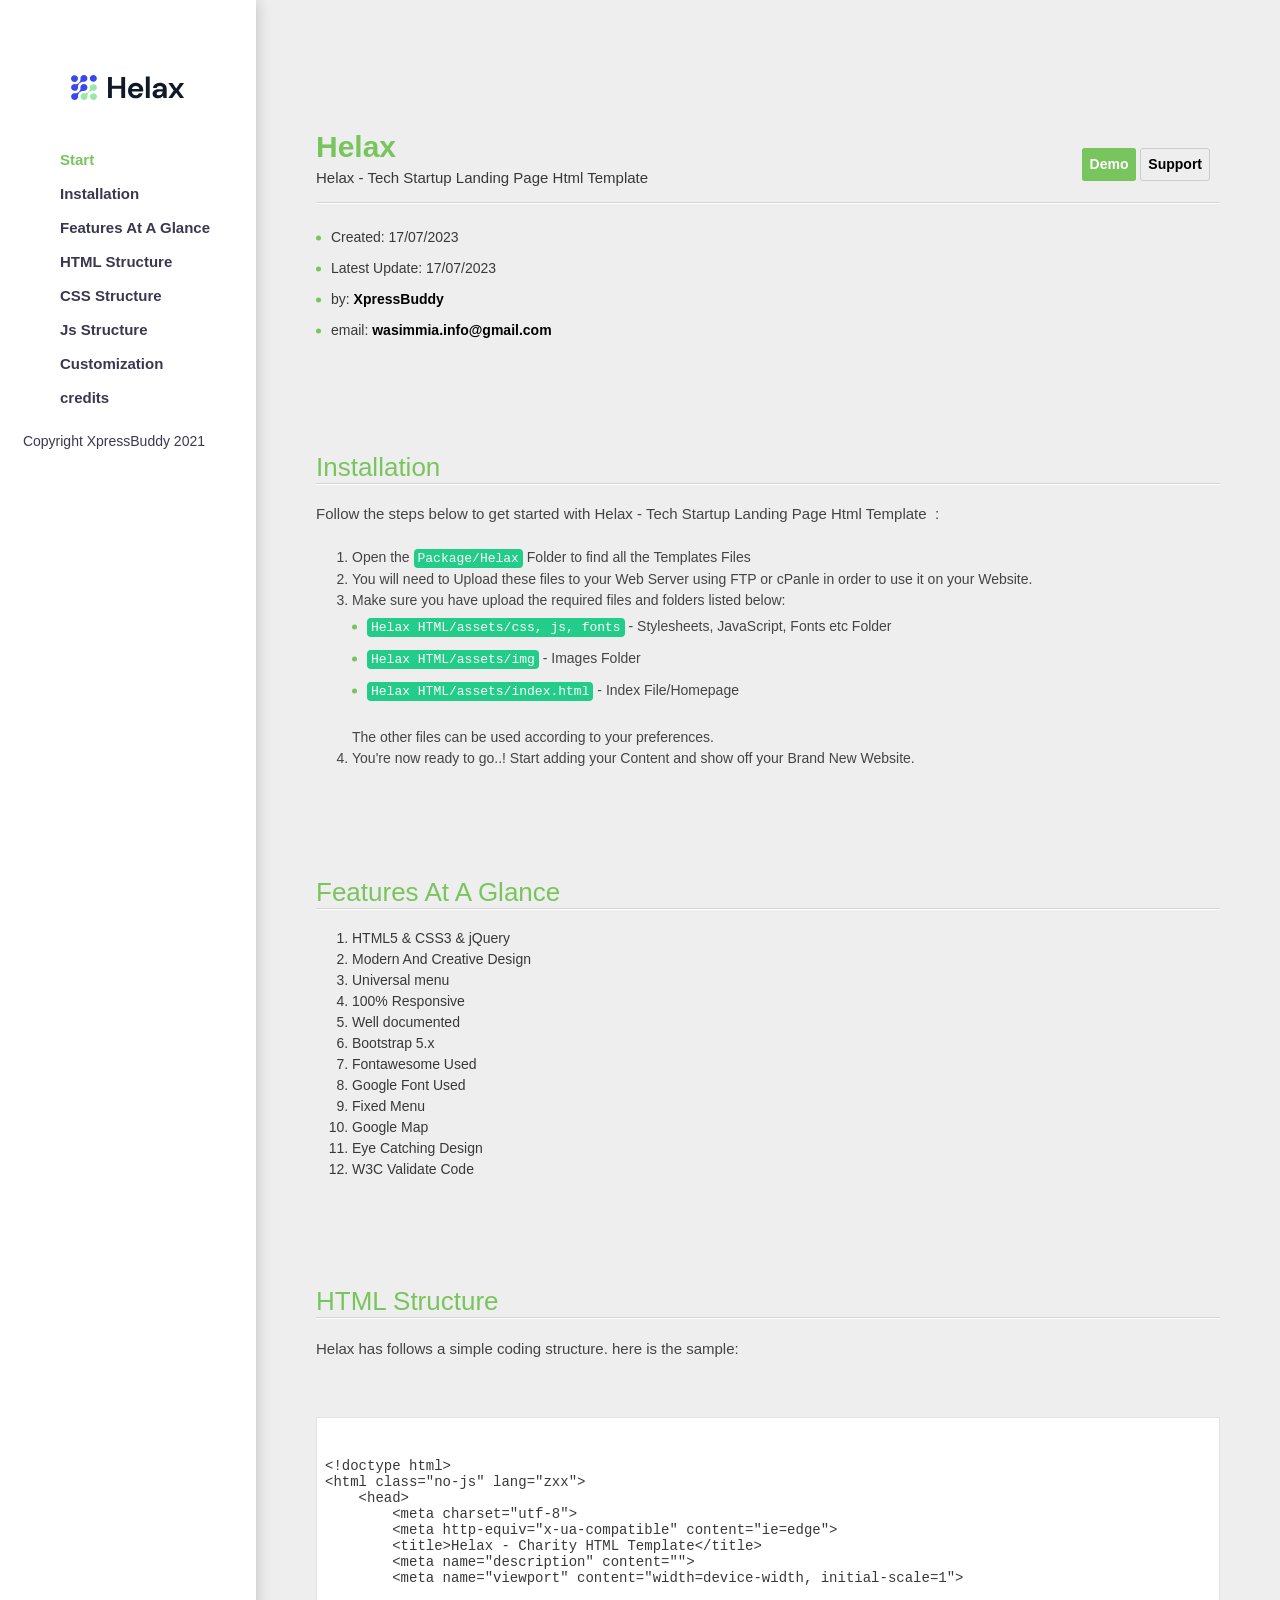
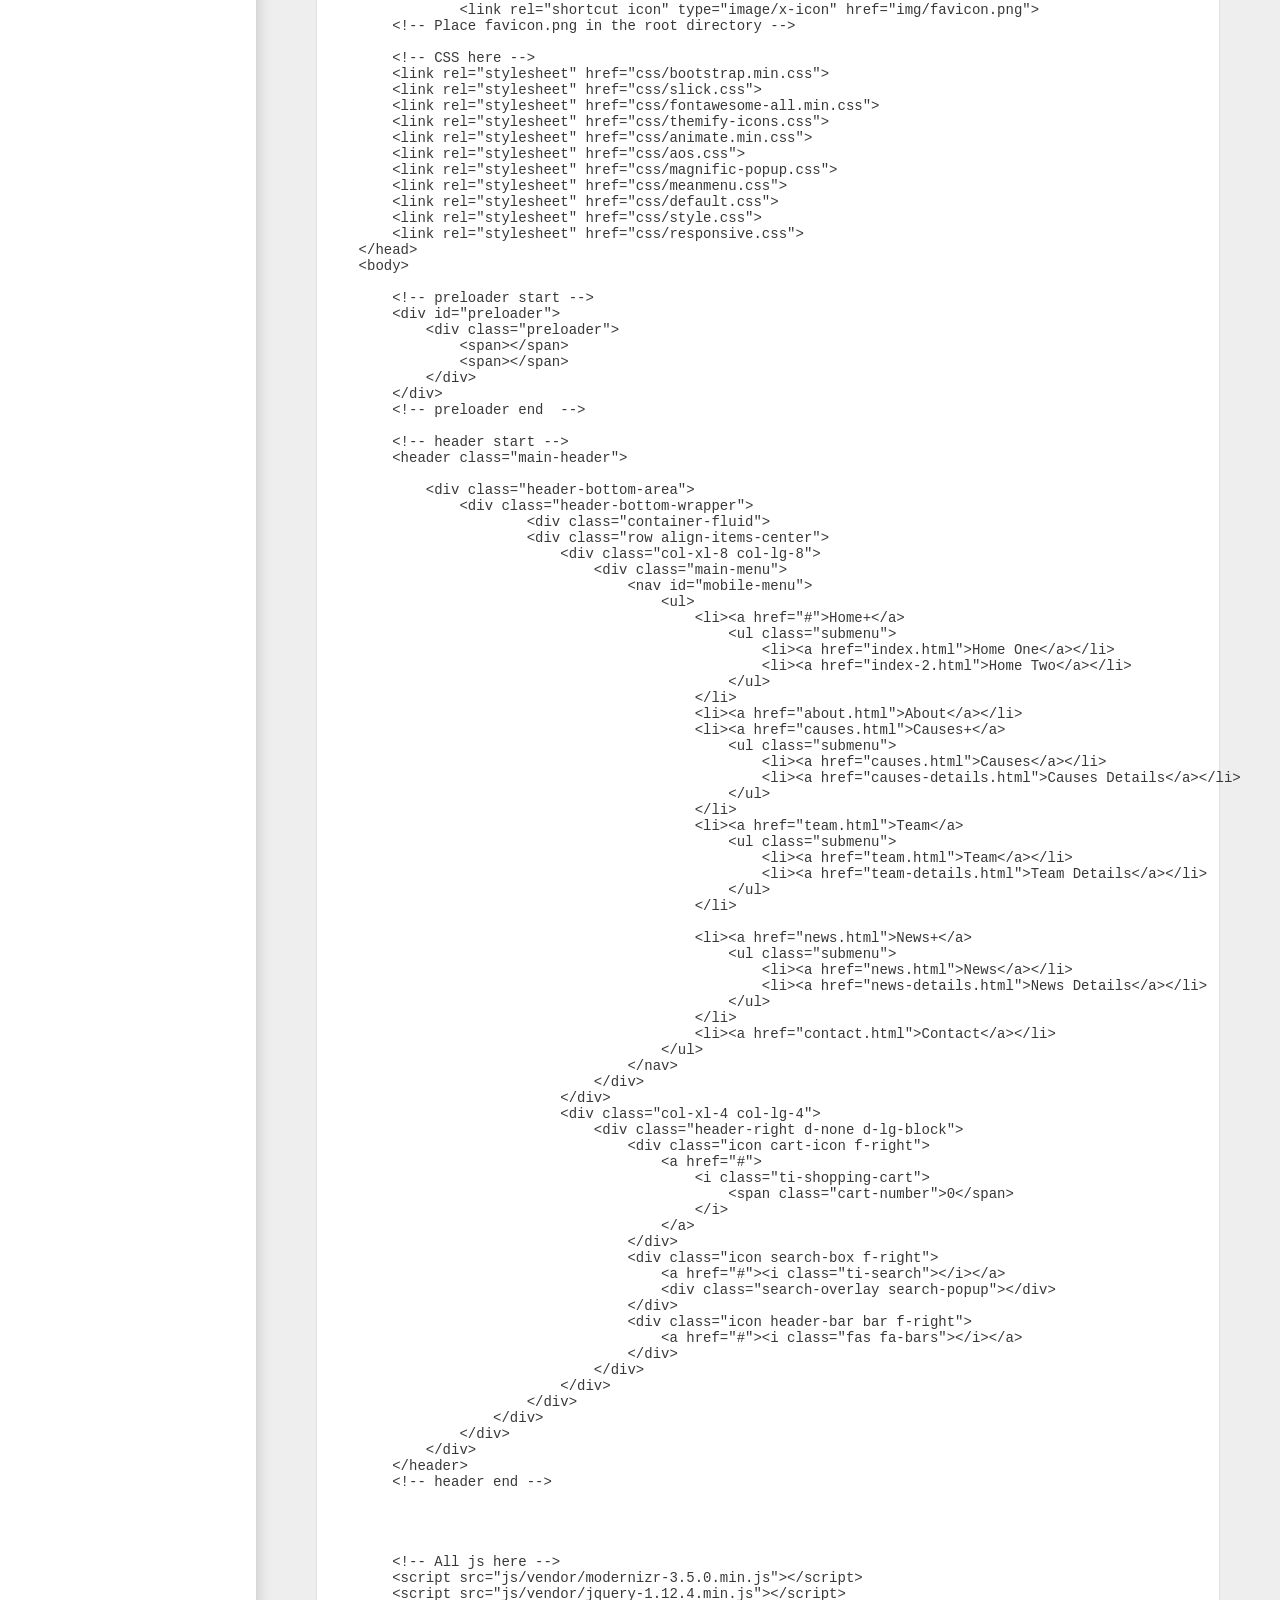
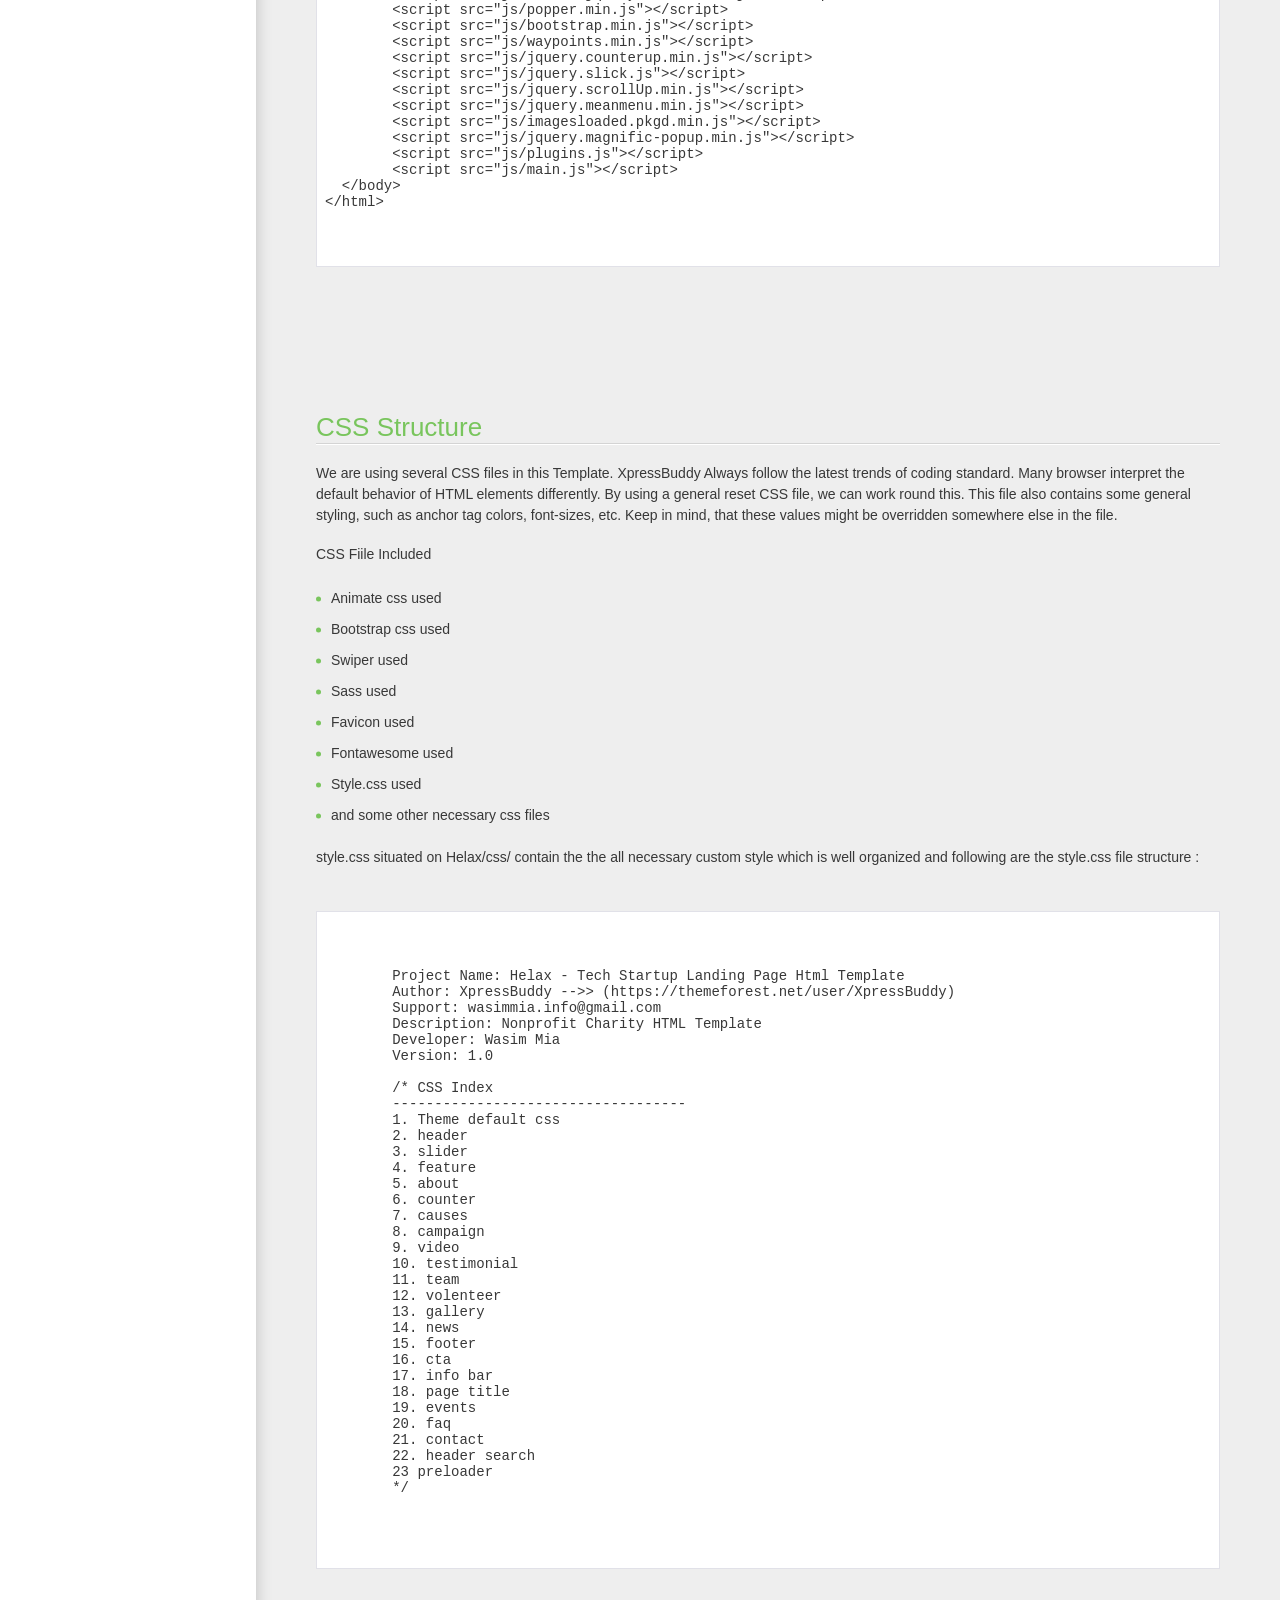
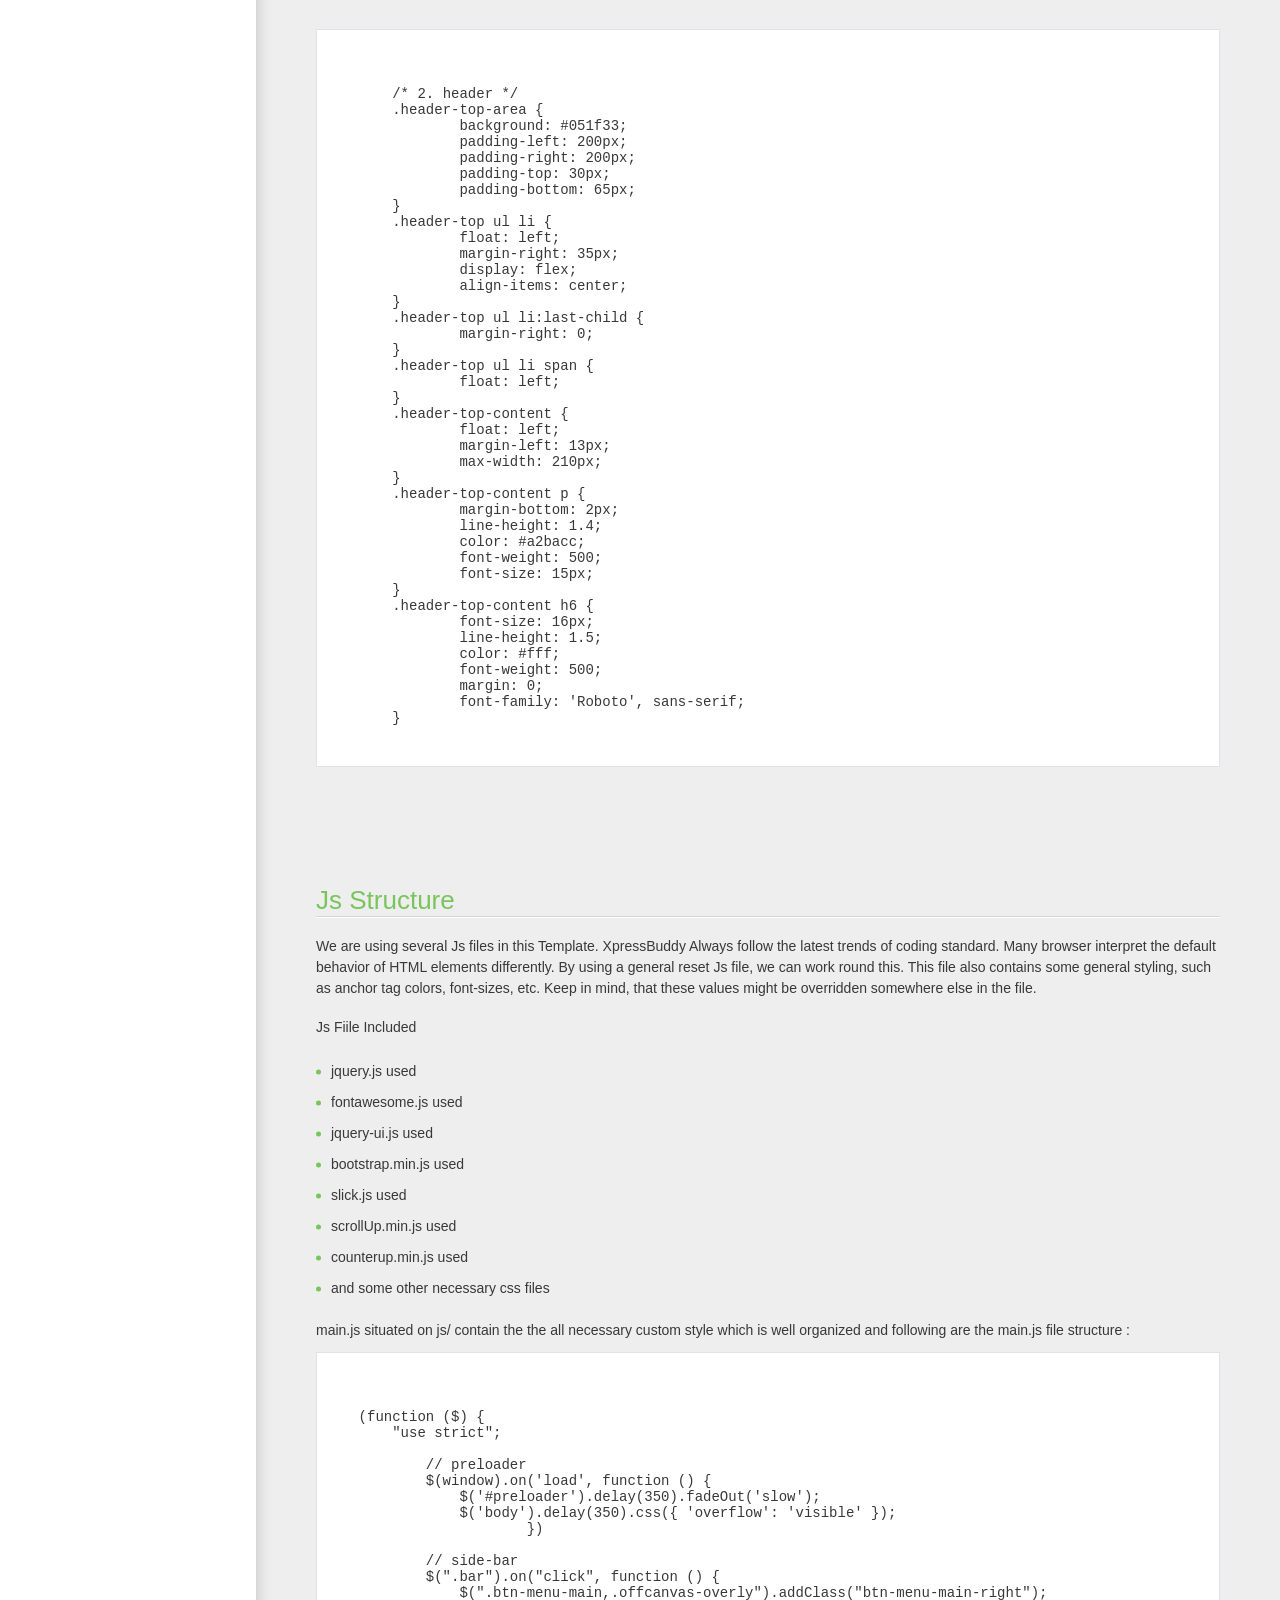
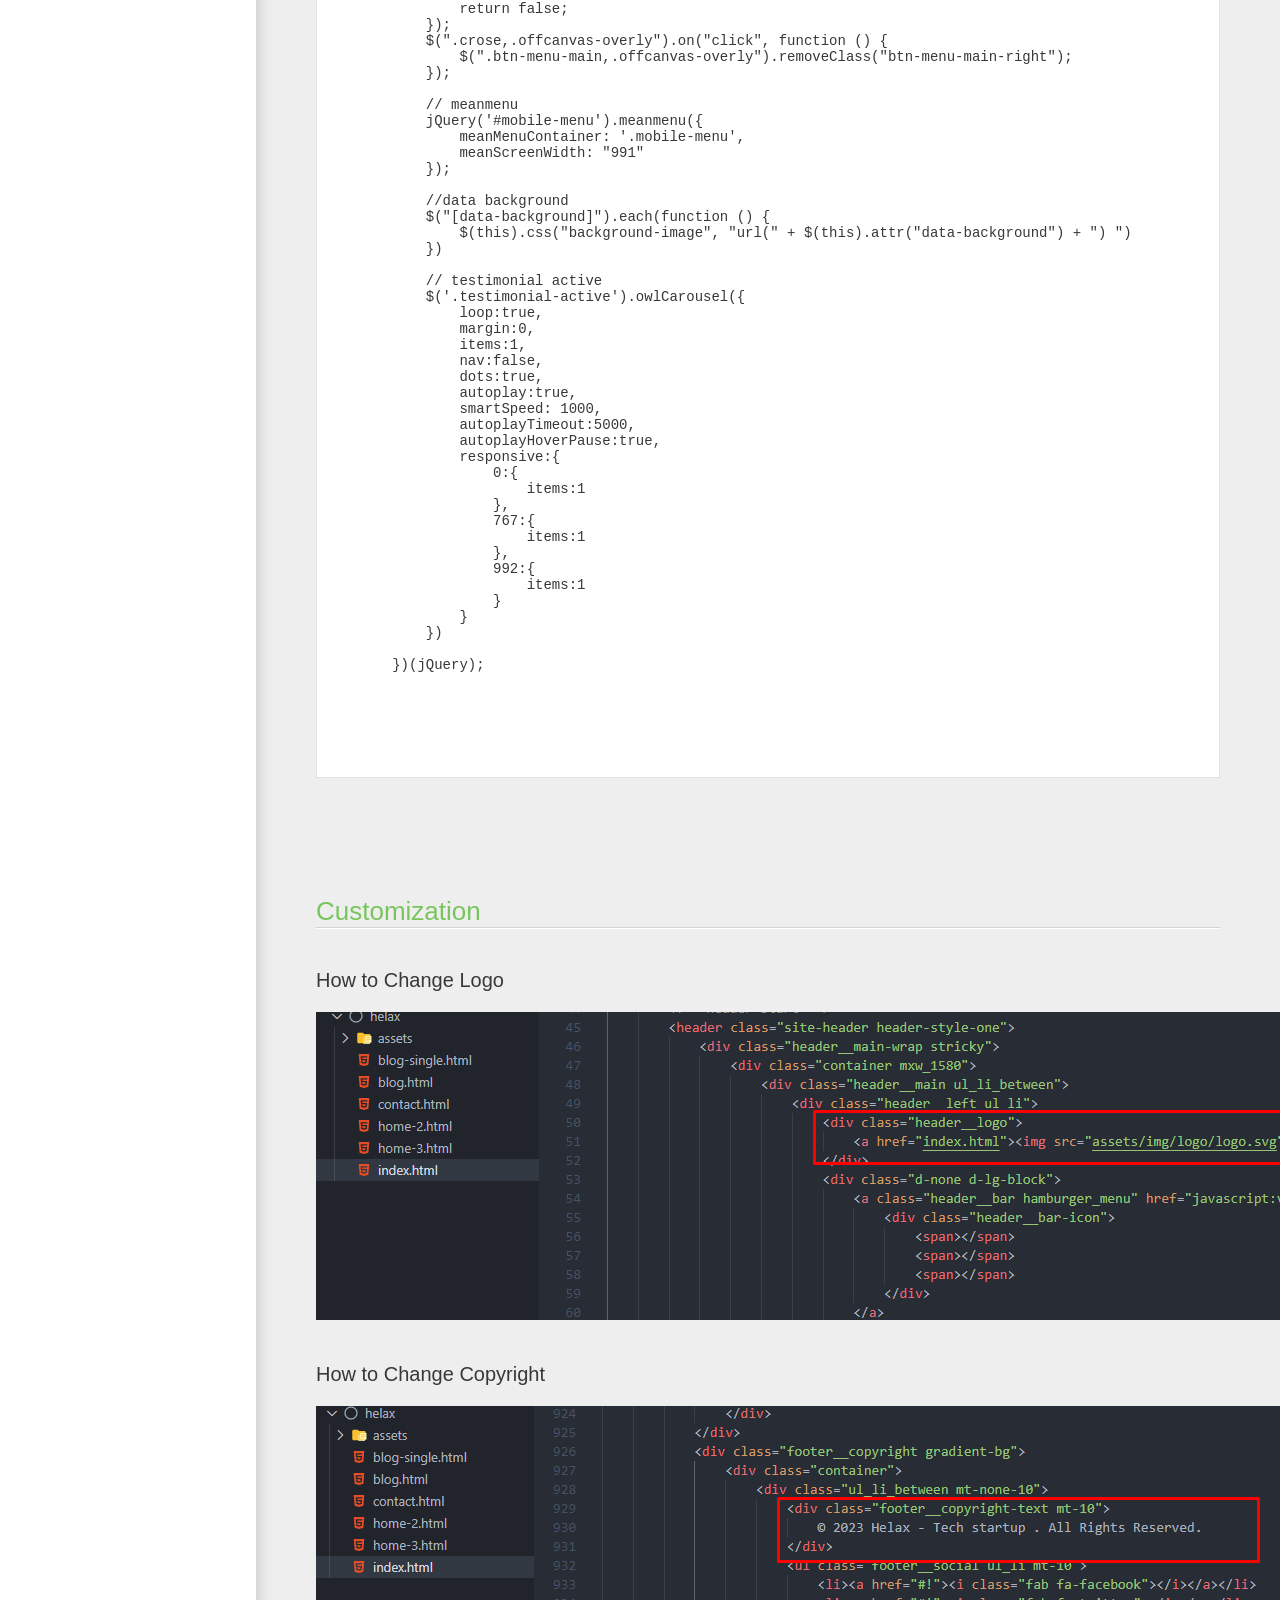
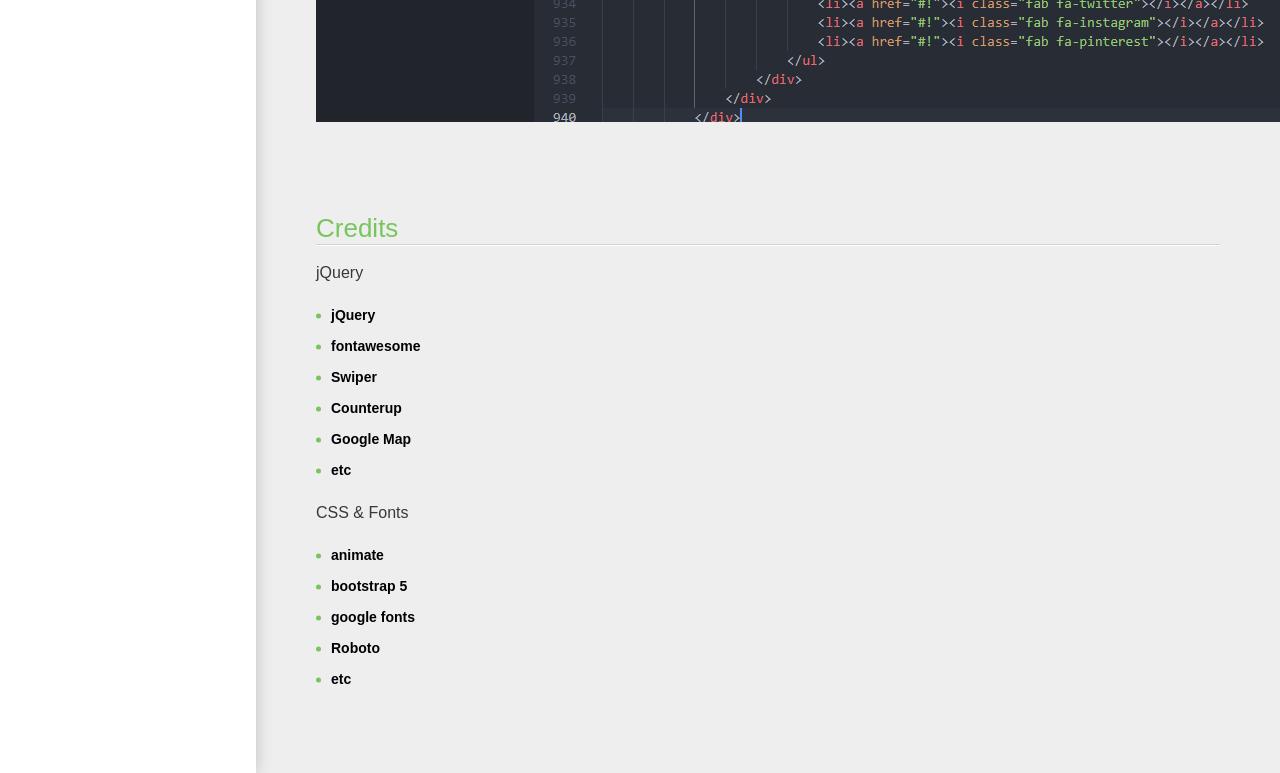
<file: Documentation/index.html>
<!doctype html>  
<html lang="en-us">
<head>
	<meta charset="utf-8">
	
	<title>Helax - Tech Startup Landing Page Html Template</title>
	<meta name="viewport" content="width=device-width, initial-scale=1.0">
	
	<meta name="description" content="Helax - Tech Startup Landing Page Html Template. It is a modern, beautiful, & Charity Template. There are included total of 14 HTML files. This design is very creative and unique, and also very easy to customize and use.">
	<meta name="author" content="XpressBuddy">
	<meta name="copyright" content="XpressBuddy">
	<meta name="generator" content="Documenter v2.0 http://rxa.li/documenter"><meta name="date" content="2020-09-10T00:00:00+01:00">
	
	<link rel="shortcut icon" type="image/x-icon" href="assets/images/favicon.png" />
	<link rel="stylesheet" href="assets/css/documenter_style.css" media="all">
	<link rel="stylesheet" href="assets/js/google-code-prettify/prettify.css" media="screen">
	<script src="assets/js/google-code-prettify/prettify.js"></script>

	<script src="assets/js/jquery.js"></script>
	
	<script src="assets/js/jquery.scrollTo.js"></script>
	<script src="assets/js/jquery.easing.js"></script>
	<!-- <script src="assets/js/waypoints.min.js"></script> -->
	
	<script>document.createElement('section');var duration='500',easing='swing';</script>
	<script src="assets/js/script.js"></script>
	
	<style>
		html{background-color:#EEEEEE;color:#383838;}
		::-moz-selection{background:#333636;color:#ebaa02;}
		::selection{background:#333636;color:#ebaa02;}
		#documenter_sidebar #documenter_logo{background-image:url(assets/images/logo.svg);}
		a{color:#000; font-weight: 700;}
		.btn {
			border-radius:3px;
		}
		.btn-primary {
		  	background-image: -moz-linear-gradient(top, #008C9E, #006673);
			background-image: -ms-linear-gradient(top, #008C9E, #006673);
			background-image: -webkit-gradient(linear, 0 0, 0 008C9E%, from(#343838), to(#006673));
			background-image: -webkit-linear-gradient(top, #008C9E, #006673);
			background-image: -o-linear-gradient(top, #008C9E, #006673);
			background-image: linear-gradient(top, #008C9E, #006673);
			filter: progid:DXImageTransform.Microsoft.gradient(startColorstr='#008C9E', endColorstr='#006673', GradientType=0);
			border-color: #006673 #006673 #bfbfbf;
			color:#FFFFFF;
		}
		.btn-primary:hover,
		.btn-primary:active,
		.btn-primary.active,
		.btn-primary.disabled,
		.btn-primary[disabled] {
		  border-color: #008C9E #008C9E #bfbfbf;
		  background-color: #006673;
		}
		hr{border-top:1px solid #D4D4D4;border-bottom:1px solid #FFFFFF;}
		#documenter_sidebar, #documenter_sidebar ul a {
		    background-color: #fff;
		    color: #FFFFFF;
		}
		#documenter_sidebar ul a {
		    color: #3a3850;
		}
		#documenter_sidebar ul a:hover{background:#fff;color:#79c55d;}
		#documenter_sidebar ul li.current a{background:#fff;color:#79c55d;}
		#documenter_copyright{display:block !important;visibility:visible !important; padding-right: 51px; color: #3a3850;}
	</style>
	
</head>
<body class="documenter-project-demand">
	<div class="main_document">
		<div id="documenter_sidebar">
			<div class="documenter_sidebar_fixed">
				<a href="#documenter_cover" id="documenter_logo"></a>
				<ul id="documenter_nav">
					<li class="current"><a href="#documenter_cover">Start</a></li>
					<li><a href="#installation" title="Installation">Installation</a></li>
					<li><a href="#features_at_a_glance" title="Features At A Glance">Features At A Glance</a></li>
					<li><a href="#html_structure" title="HTML Structure">HTML Structure</a></li>
					<li><a href="#css_files_and_structure" title="CSS Files and Structure">CSS Structure</a></li>
					<li><a href="#js_files_and_structure" title="CSS Files and Structure">Js Structure</a></li>
					<li><a href="#customization" title="customization">Customization</a></li>
					<li><a href="#credits" title="credits">credits</a></li>
				</ul>
				<div id="documenter_copyright">Copyright XpressBuddy 2021</div>
			</div>
		</div>

		<div id="documenter_content">
			<div class="documenter_content_area">
				<section id="documenter_cover">
					<h1>Helax</h1>
					<h2>Helax - Tech Startup Landing Page Html Template</h2>
					<div id="documenter_buttons">
						<a href="https://xpressbuddy.com/html/helax/" class="btn theme-color btn-large" target="_blank">Demo</a> <a href="mailto:wasimmia.info@gmail.com" class="btn btn-large">Support</a> 
					</div>
					<hr>
					<ul>
						<li>Created: 17/07/2023</li>
						<li>Latest Update: 17/07/2023</li>
						<li>by: <a href="https://themeforest.net/user/xpressbuddy" target="_blank">XpressBuddy</a></li>
						<li>email: <a href="mailto:wasimmia.info@gmail.com">wasimmia.info@gmail.com</a></li>
					</ul>
				</section>
				
				<section id="installation">
					<div class="page-header"><h3>Installation</h3><hr class="notop"></div>
					<p style="box-sizing: border-box; margin: 0px 0px 20px; line-height: 1.7; color: rgb(68, 68, 68); font-family: 'Roboto', sans-serif; font-size: 15px;">Follow the steps below to get started with Helax - Tech Startup Landing Page Html Template &nbsp;:</p>

					<ol style="box-sizing: border-box; margin-top: 0px; margin-bottom: 20px; color: rgb(68, 68, 68); font-family: 'Roboto', sans-serif; font-size: 15px; line-height: 21px;">
						<li style="box-sizing: border-box;">
							Open the&nbsp;<code style="box-sizing: border-box; font-family: Menlo, Monaco, Consolas, 'Courier New', monospace; font-size: 13px; padding: 2px 4px; color: #fff; border-radius: 4px; background-color: #23cc88;">Package/Helax</code>&nbsp;Folder to find all the Templates Files
						</li>
						<li style="box-sizing: border-box;">
							You will need to Upload these files to your Web Server using FTP or cPanle in order to use it on your Website.
						</li>
						<li style="box-sizing: border-box;">
							Make sure you have upload the required files and folders listed below:
							<ul style="box-sizing: border-box; margin-top: 0px; margin-bottom: 20px;">
								<li style="box-sizing: border-box;">
									<code style="box-sizing: border-box; font-family: Menlo, Monaco, Consolas, 'Courier New', monospace; font-size: 13px; padding: 2px 4px; color: #fff; border-radius: 4px; background-color: #23cc88;">Helax HTML/assets/css, js, fonts</code>&nbsp;- Stylesheets, JavaScript, Fonts etc Folder&nbsp;
								</li>
								<li style="box-sizing: border-box;">
									<code style="box-sizing: border-box; font-family: Menlo, Monaco, Consolas, 'Courier New', monospace; font-size: 13px; padding: 2px 4px; color: #fff; border-radius: 4px; background-color: #23cc88;">Helax HTML/assets/img</code>&nbsp;- Images Folder &nbsp;
								</li>
								<li style="box-sizing: border-box;">
									<code style="box-sizing: border-box; font-family: Menlo, Monaco, Consolas, 'Courier New', monospace; font-size: 13px; padding: 2px 4px; color: #fff; border-radius: 4px; background-color: #23cc88;">Helax HTML/assets/index.html</code>&nbsp;- Index File/Homepage
								</li>
							</ul>
							The other files can be used according to your preferences.
						</li>
						<li style="box-sizing: border-box;">You&#39;re now ready to go..! Start adding your Content and show off your Brand New Website.</li>
					</ol>
				</section>

				<section id="features_at_a_glance">
					<div class="page-header"><h3>Features At A Glance</h3><hr class="notop"></div>
					<ol>
						<li>HTML5 & CSS3 & jQuery</li>
						<li>Modern And Creative Design</li>
						<li>Universal menu</li>
						<li>100% Responsive</li>
						<li>Well documented</li>
						<li>Bootstrap 5.x</li>
						<li>Fontawesome Used</li>
						<li>Google Font Used</li>
						<li>Fixed Menu</li>
						<li>Google Map</li>
						<li>Eye Catching Design</li>
						<li>W3C Validate Code</li>
					</ol>
				</section>

				<section id="html_structure">
					<div class="page-header"><h3>HTML Structure</h3><hr class="notop"></div>
					<p>
						<span style="color: rgb(68, 68, 68); font-family: 'Roboto', sans-serif; font-size: 15px; line-height: 23.7999992370605px;">Helax has follows a simple coding structure. here is the sample:</span>
					</p>
					<p>&nbsp;</p>

					<pre class="prettyprint lang-html linenums">
						<div>
&lt;!doctype html&gt;
&lt;html class="no-js" lang="zxx"&gt;
    &lt;head&gt;
        &lt;meta charset="utf-8"&gt;
        &lt;meta http-equiv="x-ua-compatible" content="ie=edge"&gt;
        &lt;title&gt;Helax - Charity HTML Template&lt;/title&gt;
        &lt;meta name="description" content=""&gt;
        &lt;meta name="viewport" content="width=device-width, initial-scale=1"&gt;

		&lt;link rel="shortcut icon" type="image/x-icon" href="img/favicon.png"&gt;
        &lt;!-- Place favicon.png in the root directory --&gt;

        &lt;!-- CSS here --&gt;
        &lt;link rel="stylesheet" href="css/bootstrap.min.css"&gt;
        &lt;link rel="stylesheet" href="css/slick.css"&gt;
        &lt;link rel="stylesheet" href="css/fontawesome-all.min.css"&gt;
        &lt;link rel="stylesheet" href="css/themify-icons.css"&gt;
        &lt;link rel="stylesheet" href="css/animate.min.css"&gt;
        &lt;link rel="stylesheet" href="css/aos.css"&gt;
        &lt;link rel="stylesheet" href="css/magnific-popup.css"&gt;
        &lt;link rel="stylesheet" href="css/meanmenu.css"&gt;
        &lt;link rel="stylesheet" href="css/default.css"&gt;
        &lt;link rel="stylesheet" href="css/style.css"&gt;
        &lt;link rel="stylesheet" href="css/responsive.css"&gt;
    &lt;/head&gt;
    &lt;body&gt;

        &lt;!-- preloader start --&gt;
        &lt;div id="preloader"&gt;
            &lt;div class="preloader"&gt;
                &lt;span&gt;&lt;/span&gt;
                &lt;span&gt;&lt;/span&gt;
            &lt;/div&gt;
        &lt;/div&gt;
        &lt;!-- preloader end  --&gt;

        &lt;!-- header start --&gt;
        &lt;header class="main-header"&gt;
            
            &lt;div class="header-bottom-area"&gt;
                &lt;div class="header-bottom-wrapper"&gt;
                        &lt;div class="container-fluid"&gt;
                        &lt;div class="row align-items-center"&gt;
                            &lt;div class="col-xl-8 col-lg-8"&gt;
                                &lt;div class="main-menu"&gt;
                                    &lt;nav id="mobile-menu"&gt;
                                        &lt;ul&gt;
                                            &lt;li&gt;&lt;a href="#"&gt;Home+&lt;/a&gt;
                                                &lt;ul class="submenu"&gt;
                                                    &lt;li&gt;&lt;a href="index.html"&gt;Home One&lt;/a&gt;&lt;/li&gt;
                                                    &lt;li&gt;&lt;a href="index-2.html"&gt;Home Two&lt;/a&gt;&lt;/li&gt;
                                                &lt;/ul&gt;
                                            &lt;/li&gt;
                                            &lt;li&gt;&lt;a href="about.html"&gt;About&lt;/a&gt;&lt;/li&gt;
                                            &lt;li&gt;&lt;a href="causes.html"&gt;Causes+&lt;/a&gt;
                                                &lt;ul class="submenu"&gt;
                                                    &lt;li&gt;&lt;a href="causes.html"&gt;Causes&lt;/a&gt;&lt;/li&gt;
                                                    &lt;li&gt;&lt;a href="causes-details.html"&gt;Causes Details&lt;/a&gt;&lt;/li&gt;
                                                &lt;/ul&gt;
                                            &lt;/li&gt;
                                            &lt;li&gt;&lt;a href="team.html"&gt;Team&lt;/a&gt;
                                                &lt;ul class="submenu"&gt;
                                                    &lt;li&gt;&lt;a href="team.html"&gt;Team&lt;/a&gt;&lt;/li&gt;
                                                    &lt;li&gt;&lt;a href="team-details.html"&gt;Team Details&lt;/a&gt;&lt;/li&gt;
                                                &lt;/ul&gt;
                                            &lt;/li&gt;
                                            
                                            &lt;li&gt;&lt;a href="news.html"&gt;News+&lt;/a&gt;
                                                &lt;ul class="submenu"&gt;
                                                    &lt;li&gt;&lt;a href="news.html"&gt;News&lt;/a&gt;&lt;/li&gt;
                                                    &lt;li&gt;&lt;a href="news-details.html"&gt;News Details&lt;/a&gt;&lt;/li&gt;
                                                &lt;/ul&gt;
                                            &lt;/li&gt;
                                            &lt;li&gt;&lt;a href="contact.html"&gt;Contact&lt;/a&gt;&lt;/li&gt;
                                        &lt;/ul&gt;
                                    &lt;/nav&gt;
                                &lt;/div&gt;
                            &lt;/div&gt;
                            &lt;div class="col-xl-4 col-lg-4"&gt;
                                &lt;div class="header-right d-none d-lg-block"&gt;
                                    &lt;div class="icon cart-icon f-right"&gt;
                                        &lt;a href="#"&gt;
                                            &lt;i class="ti-shopping-cart"&gt;
                                                &lt;span class="cart-number"&gt;0&lt;/span&gt;
                                            &lt;/i&gt;
                                        &lt;/a&gt;
                                    &lt;/div&gt;
                                    &lt;div class="icon search-box f-right"&gt;
                                        &lt;a href="#"&gt;&lt;i class="ti-search"&gt;&lt;/i&gt;&lt;/a&gt;
                                        &lt;div class="search-overlay search-popup"&gt;&lt;/div&gt;
                                    &lt;/div&gt;
                                    &lt;div class="icon header-bar bar f-right"&gt;
                                        &lt;a href="#"&gt;&lt;i class="fas fa-bars"&gt;&lt;/i&gt;&lt;/a&gt;
                                    &lt;/div&gt;
                                &lt;/div&gt;
                            &lt;/div&gt;
                        &lt;/div&gt;
                    &lt;/div&gt;
                &lt;/div&gt;
            &lt;/div&gt;
        &lt;/header&gt;
        &lt;!-- header end --&gt;
		
        
		
    
	&lt;!-- All js here --&gt;
	&lt;script src="js/vendor/modernizr-3.5.0.min.js"&gt;&lt;/script&gt;
	&lt;script src="js/vendor/jquery-1.12.4.min.js"&gt;&lt;/script&gt;
	&lt;script src="js/popper.min.js"&gt;&lt;/script&gt;
	&lt;script src="js/bootstrap.min.js"&gt;&lt;/script&gt;
	&lt;script src="js/waypoints.min.js"&gt;&lt;/script&gt;
	&lt;script src="js/jquery.counterup.min.js"&gt;&lt;/script&gt;
	&lt;script src="js/jquery.slick.js"&gt;&lt;/script&gt;
	&lt;script src="js/jquery.scrollUp.min.js"&gt;&lt;/script&gt;
	&lt;script src="js/jquery.meanmenu.min.js"&gt;&lt;/script&gt;
	&lt;script src="js/imagesloaded.pkgd.min.js"&gt;&lt;/script&gt;
	&lt;script src="js/jquery.magnific-popup.min.js"&gt;&lt;/script&gt;
	&lt;script src="js/plugins.js"&gt;&lt;/script&gt;
	&lt;script src="js/main.js"&gt;&lt;/script&gt;
  &lt;/body&gt;
&lt;/html&gt;
						</div>
					</pre>
					<p>&nbsp;</p>
				</section>

				<section id="css_files_and_structure">
					<div class="page-header"><h3>CSS Structure</h3><hr class="notop"></div>
					<p>We are using several CSS files in this Template. XpressBuddy Always follow the latest trends of coding standard. Many browser interpret the default behavior of HTML elements differently. By using a general reset CSS file, we can work round this. This file also contains some general styling, such as anchor tag colors, font-sizes, etc. Keep in mind, that these values might be overridden somewhere else in the file.</p>
					<p>CSS Fiile Included</p>
					<ul>
						<li>Animate css used</li>
						<li>Bootstrap css used</li>
						<li>Swiper used</li>
						<li>Sass used</li>
						<li>Favicon used</li>
						<li>Fontawesome used</li>
						<li>Style.css used</li>
						<li>and some other necessary css files&nbsp;</li>
					</ul>
					<div>
						<div>style.css situated on Helax/css/ contain the the all necessary custom style which is well organized and following are the style.css file structure :</div>
					</div>
					<div>&nbsp;</div>
					<div>&nbsp;</div>
	<pre class="prettyprint lang-css linenums">
	<div>&nbsp;</div>
	Project Name: Helax - Tech Startup Landing Page Html Template
	Author: XpressBuddy -->> (https://themeforest.net/user/XpressBuddy)
	Support: wasimmia.info@gmail.com
	Description: Nonprofit Charity HTML Template
	Developer: Wasim Mia
	Version: 1.0
	
	/* CSS Index
	-----------------------------------
	1. Theme default css
	2. header
	3. slider
	4. feature
	5. about
	6. counter
	7. causes
	8. campaign
	9. video
	10. testimonial
	11. team
	12. volenteer
	13. gallery
	14. news
	15. footer
	16. cta
	17. info bar
	18. page title
	19. events
	20. faq
	21. contact
	22. header search
	23 preloader
	*/
	<div>&nbsp;</div>
	</pre>

					<div>&nbsp;</div>
					<div>
						<div>&nbsp;</div>
	<pre class="prettyprint lang-css linenums">
	<div>&nbsp;</div>
	/* 2. header */
	.header-top-area {
		background: #051f33;
		padding-left: 200px;
		padding-right: 200px;
		padding-top: 30px;
		padding-bottom: 65px;
	}
	.header-top ul li {
		float: left;
		margin-right: 35px;
		display: flex;
		align-items: center;
	}
	.header-top ul li:last-child {
		margin-right: 0;
	}
	.header-top ul li span {
		float: left;
	}
	.header-top-content {
		float: left;
		margin-left: 13px;
		max-width: 210px;
	}
	.header-top-content p {
		margin-bottom: 2px;
		line-height: 1.4;
		color: #a2bacc;
		font-weight: 500;
		font-size: 15px;
	}
	.header-top-content h6 {
		font-size: 16px;
		line-height: 1.5;
		color: #fff;
		font-weight: 500;
		margin: 0;
		font-family: 'Roboto', sans-serif;
	}
	
	</pre>
					</div>
					<div>&nbsp;</div>
				</section>

				<section id="js_files_and_structure">
					<div class="page-header"><h3>Js Structure</h3><hr class="notop"></div>
					<p>We are using several Js files in this Template. XpressBuddy Always follow the latest trends of coding standard. Many browser interpret the default behavior of HTML elements differently. By using a general reset Js file, we can work round this. This file also contains some general styling, such as anchor tag colors, font-sizes, etc. Keep in mind, that these values might be overridden somewhere else in the file.</p>
					<p>Js Fiile Included</p>
					<ul>
						<li>jquery.js used</li>
						<li>fontawesome.js used</li>
						<li>jquery-ui.js used</li>
						<li>bootstrap.min.js used</li>
						<li>slick.js used</li>
						<li>scrollUp.min.js used</li>
						<li>counterup.min.js used</li>
						<li>and some other necessary css files&nbsp;</li>
					</ul>
					<div>
						<div>main.js situated on js/ contain the the all necessary custom style which is well organized and following are the main.js file structure :</div>
					</div>
	<pre class="prettyprint lang-css linenums">
	<div>&nbsp;</div>
    (function ($) {
        "use strict";
        
            // preloader
            $(window).on('load', function () {
                $('#preloader').delay(350).fadeOut('slow');
                $('body').delay(350).css({ 'overflow': 'visible' });
			})
			
            // side-bar
            $(".bar").on("click", function () {
                $(".btn-menu-main,.offcanvas-overly").addClass("btn-menu-main-right");
                return false;
            });
            $(".crose,.offcanvas-overly").on("click", function () {
                $(".btn-menu-main,.offcanvas-overly").removeClass("btn-menu-main-right");
            });
        
            // meanmenu
            jQuery('#mobile-menu').meanmenu({
                meanMenuContainer: '.mobile-menu',
                meanScreenWidth: "991"
            });
        
            //data background
            $("[data-background]").each(function () {
                $(this).css("background-image", "url(" + $(this).attr("data-background") + ") ")
            })
        
            // testimonial active
            $('.testimonial-active').owlCarousel({
                loop:true,
                margin:0,
                items:1,
                nav:false,
                dots:true,
                autoplay:true,
                smartSpeed: 1000,
                autoplayTimeout:5000,
                autoplayHoverPause:true,
                responsive:{
                    0:{
                        items:1
                    },
                    767:{
                        items:1
                    },
                    992:{
                        items:1
                    }
                }
            })
        
        })(jQuery);


	<div>&nbsp;</div>
	</pre>
				<div>&nbsp;</div>
				</section>

				<section id="customization">
					<div class="page-header"><h3>Customization</h3><hr class="notop"></div>
					<h4>How to Change Logo</h4>
					<img src="assets/images/customization/logo.png" alt="">
					<h4>How to Change Copyright</h4>
					<img src="assets/images/customization/copyright.png" alt="">
				</section>

				<section id="credits">
					<div class="page-header"><h3>Credits</h3><hr class="notop"></div>
					<h5>jQuery</h5>
					<ul>
						<li><a href="http://jquery.com/" target="_blank">jQuery</a></li>
						<li><a href="http://fontawesome.com/" target="_blank">fontawesome</a></li>
						<li><a href="https://swiperjs.com/" target="_blank">Swiper</a></li>
						<li><a href="https://github.com/bfintal/Counter-Up" target="_blank">Counterup</a></li>
						<li><a href="https://developers.google.com/maps/" target="_blank">Google Map</a></li>
						<li><a href="#0" target="_blank">etc</a></li>
					</ul>
					<h5>CSS &amp; Fonts</h5>
					<ul>
						<li><a href="https://daneden.github.io/animate.css/" target="_blank">animate</a></li>
						<li><a href="http://getbootstrap.com/" target="_blank">bootstrap 5</a></li>
						<li><a href="https://www.google.com/fonts" target="_blank">google fonts</a></li>
						<li><a href="https://fonts.google.com/specimen/Poppins" target="_blank">Roboto</a></li>
						<li><a href="#0" target="_blank">etc&nbsp;</a></li>
					</ul>
				</section>
			</div>
		</div>
	</div>
</body>
</html>
</file>
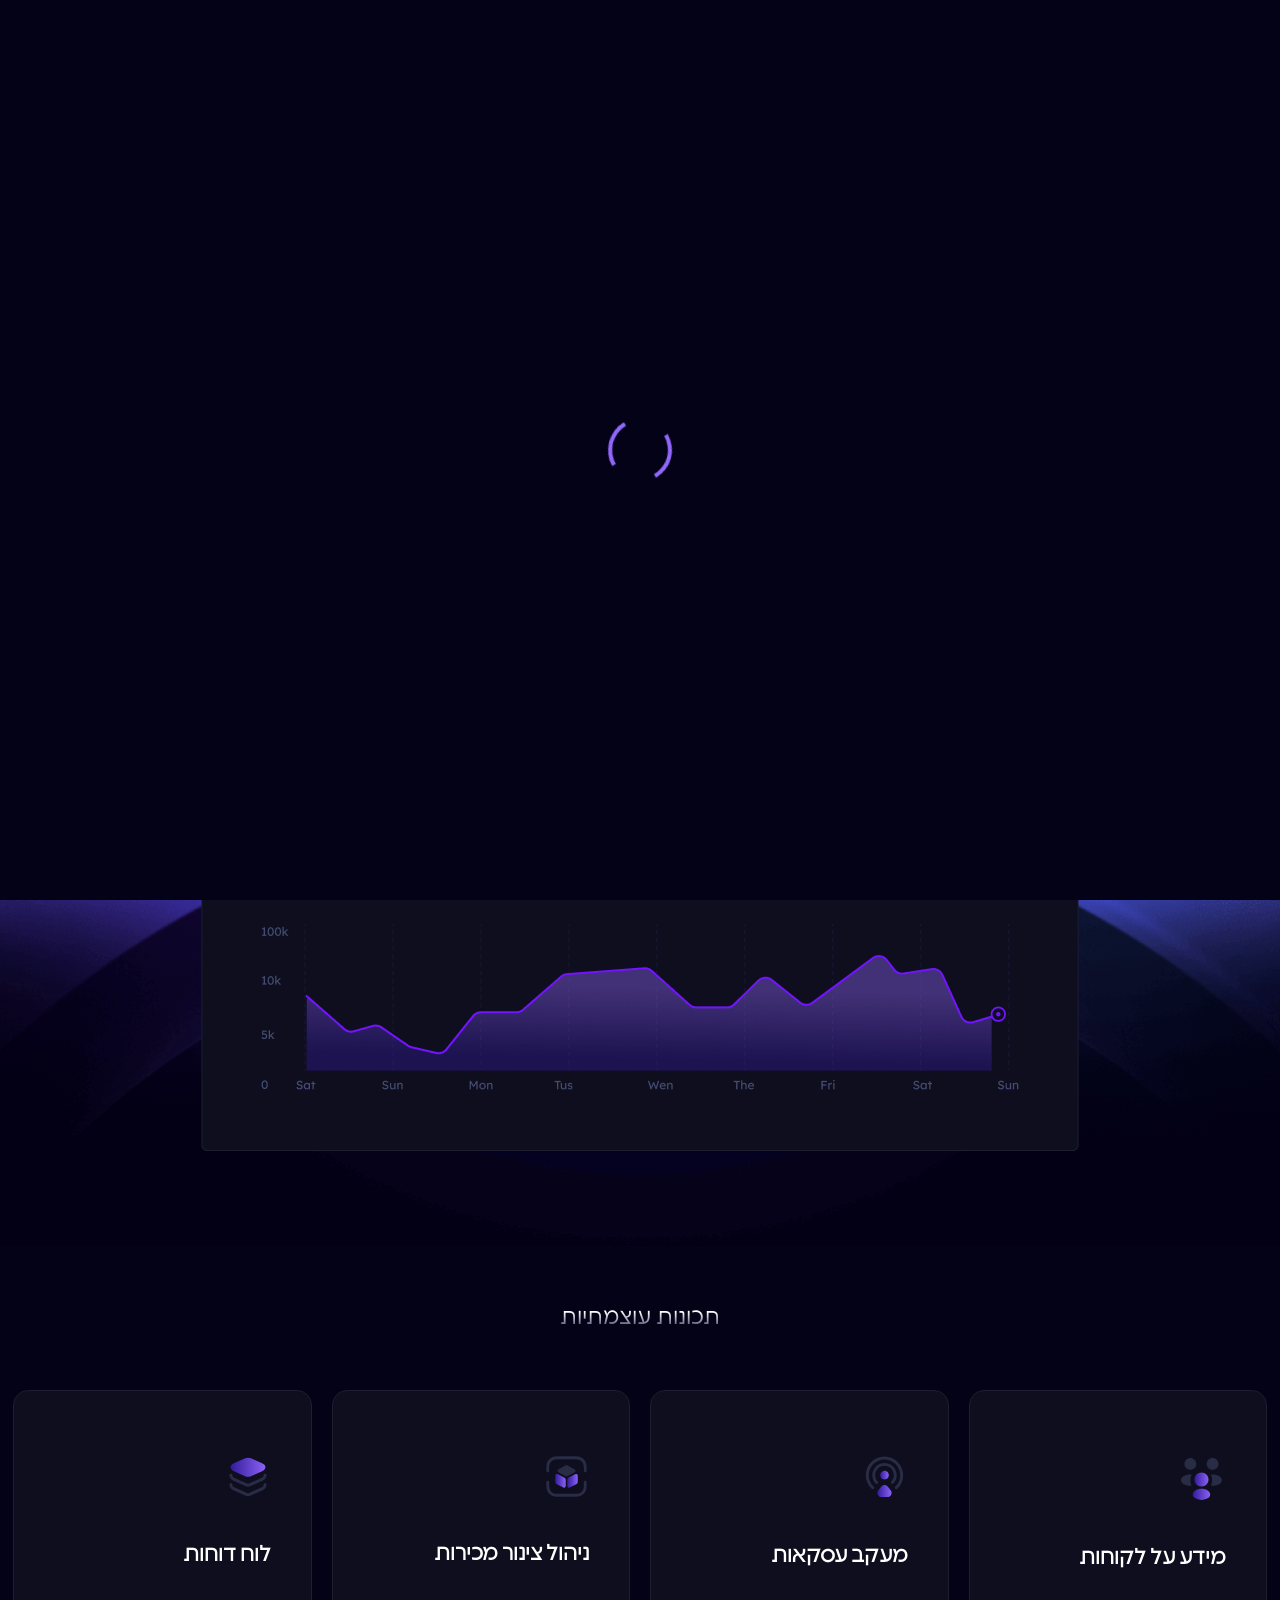
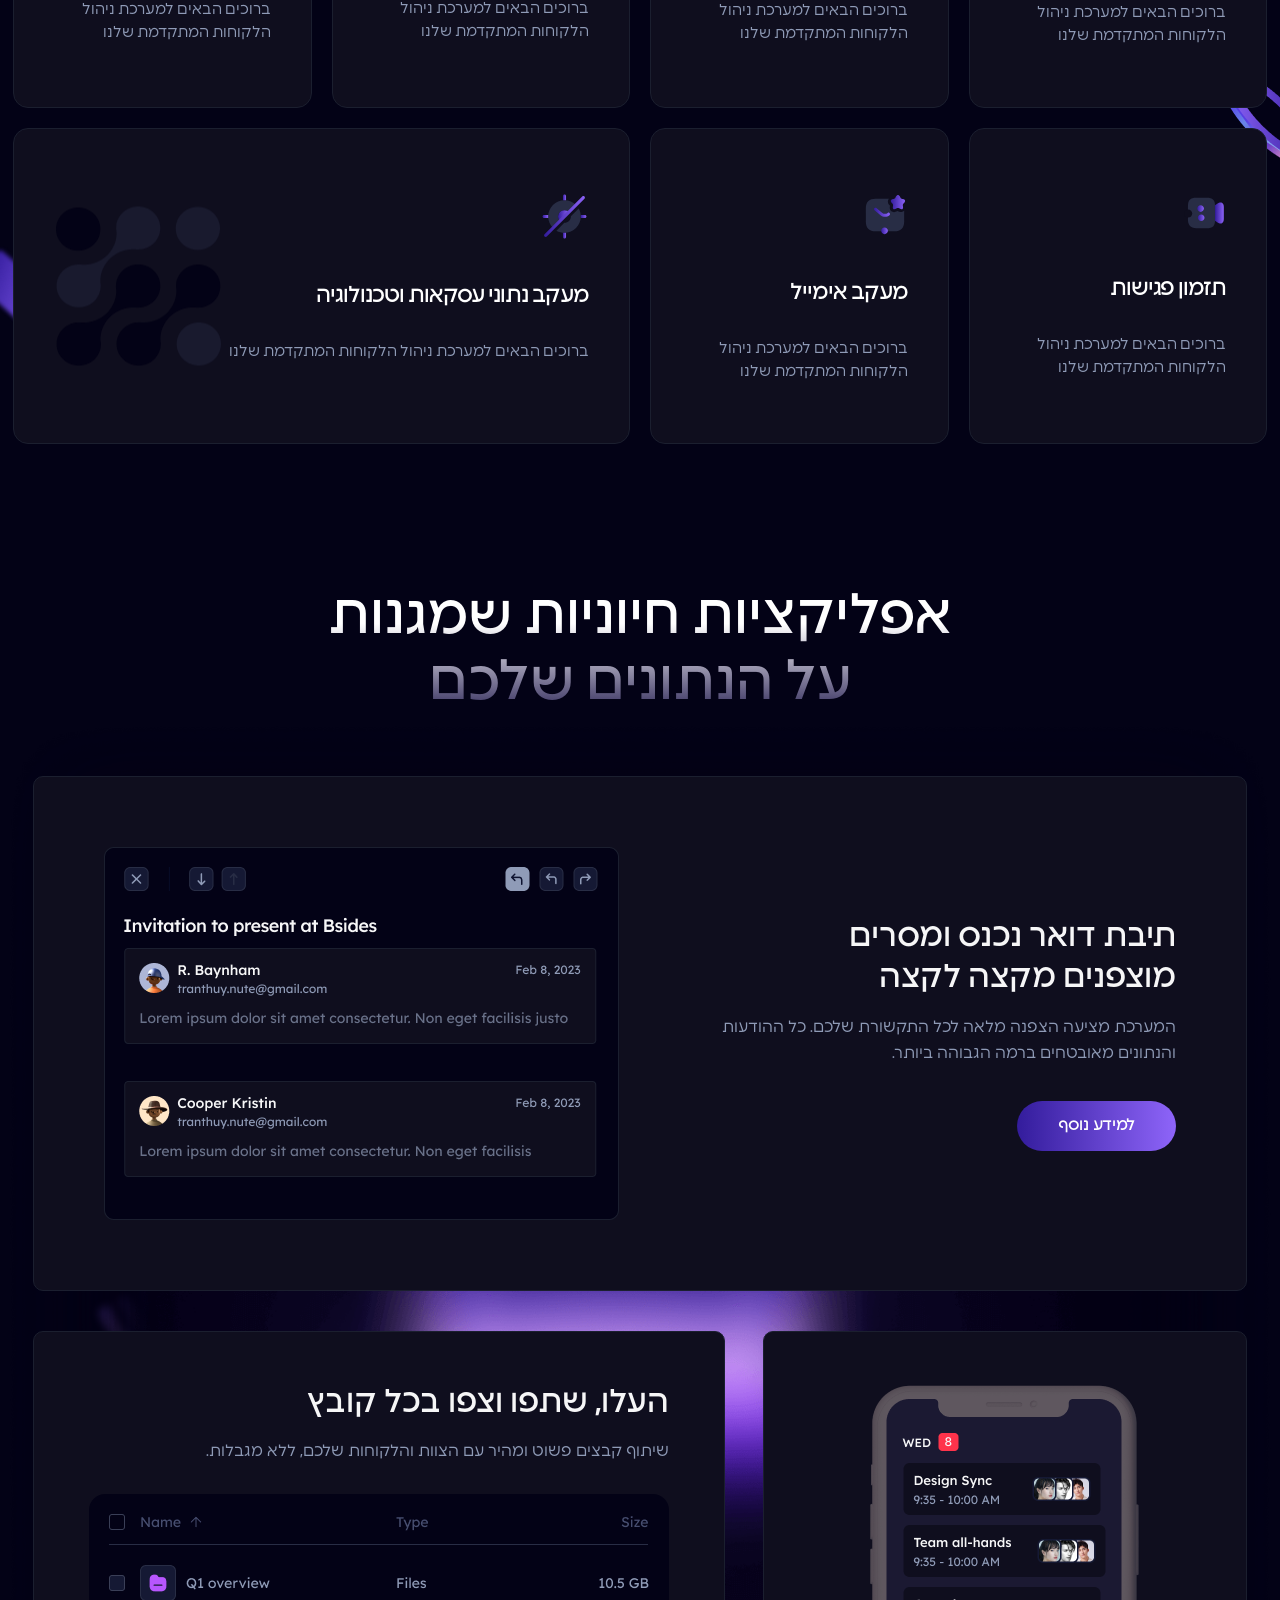
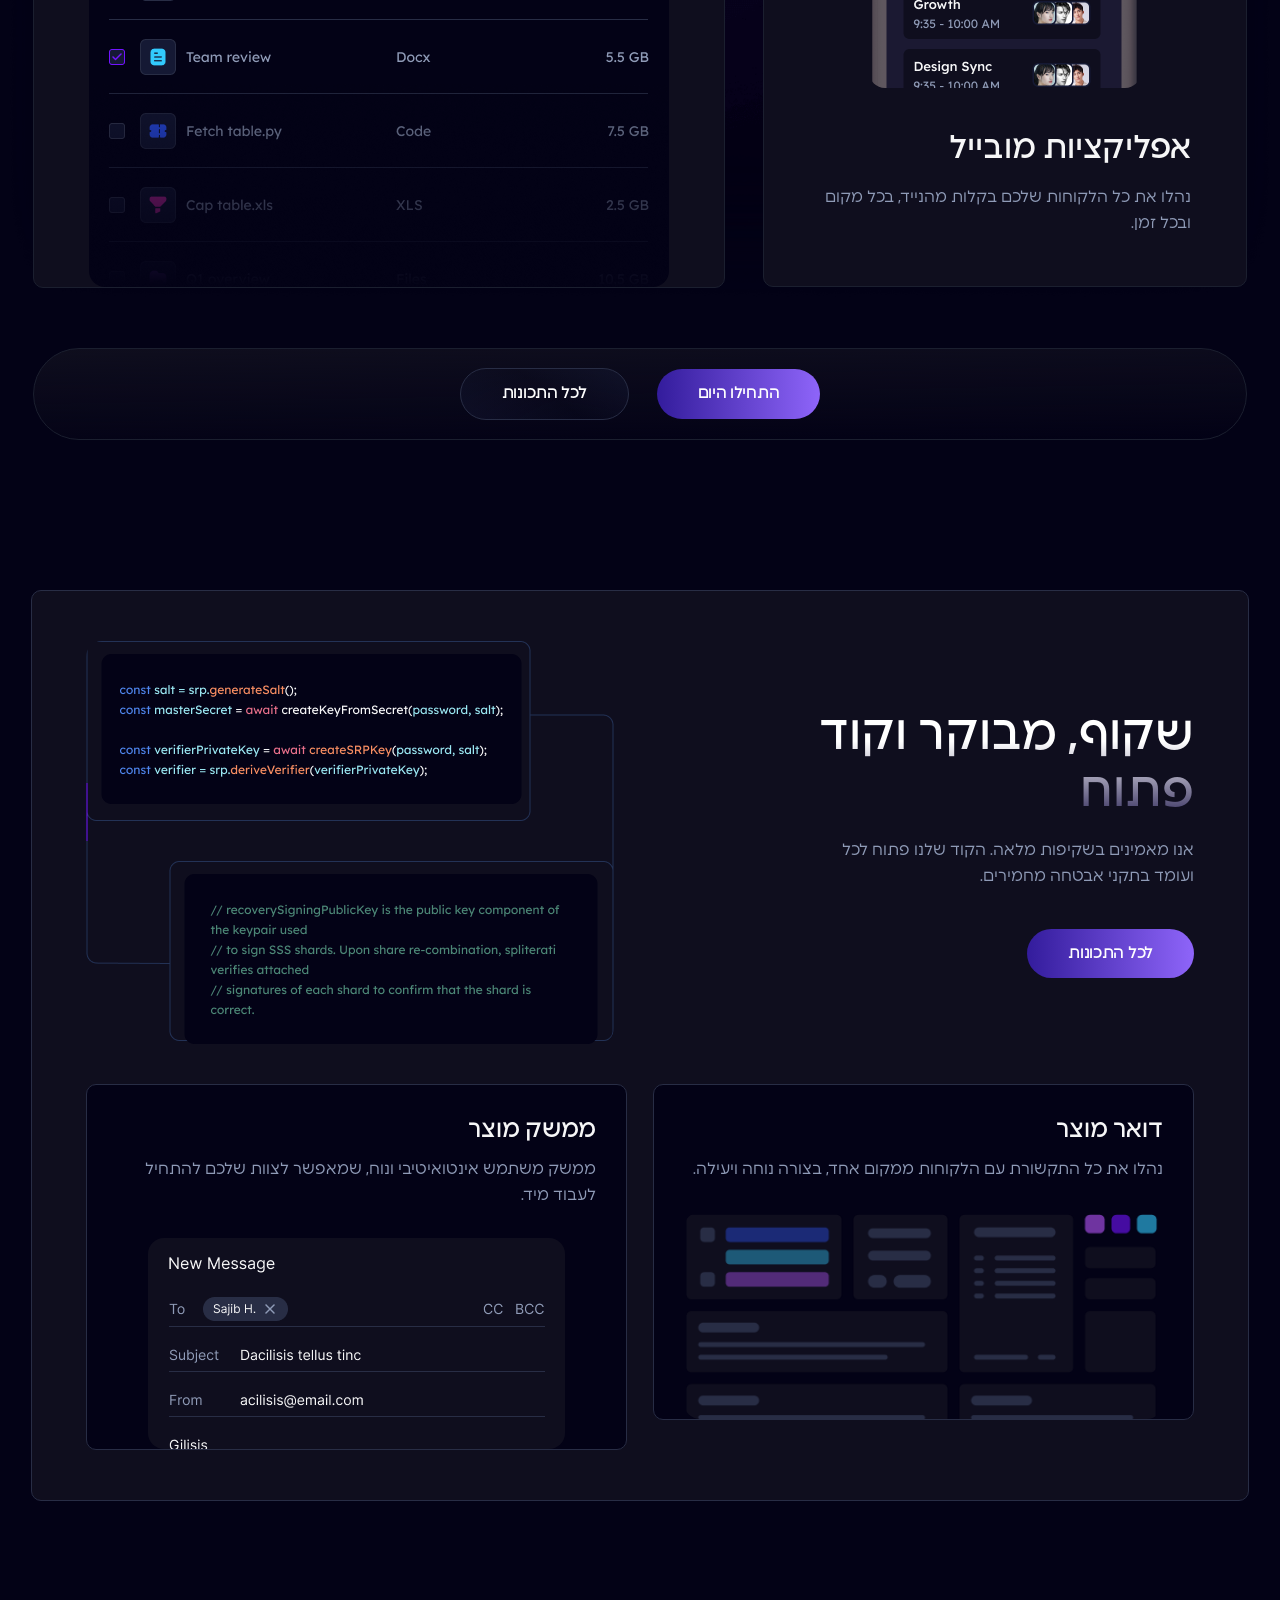
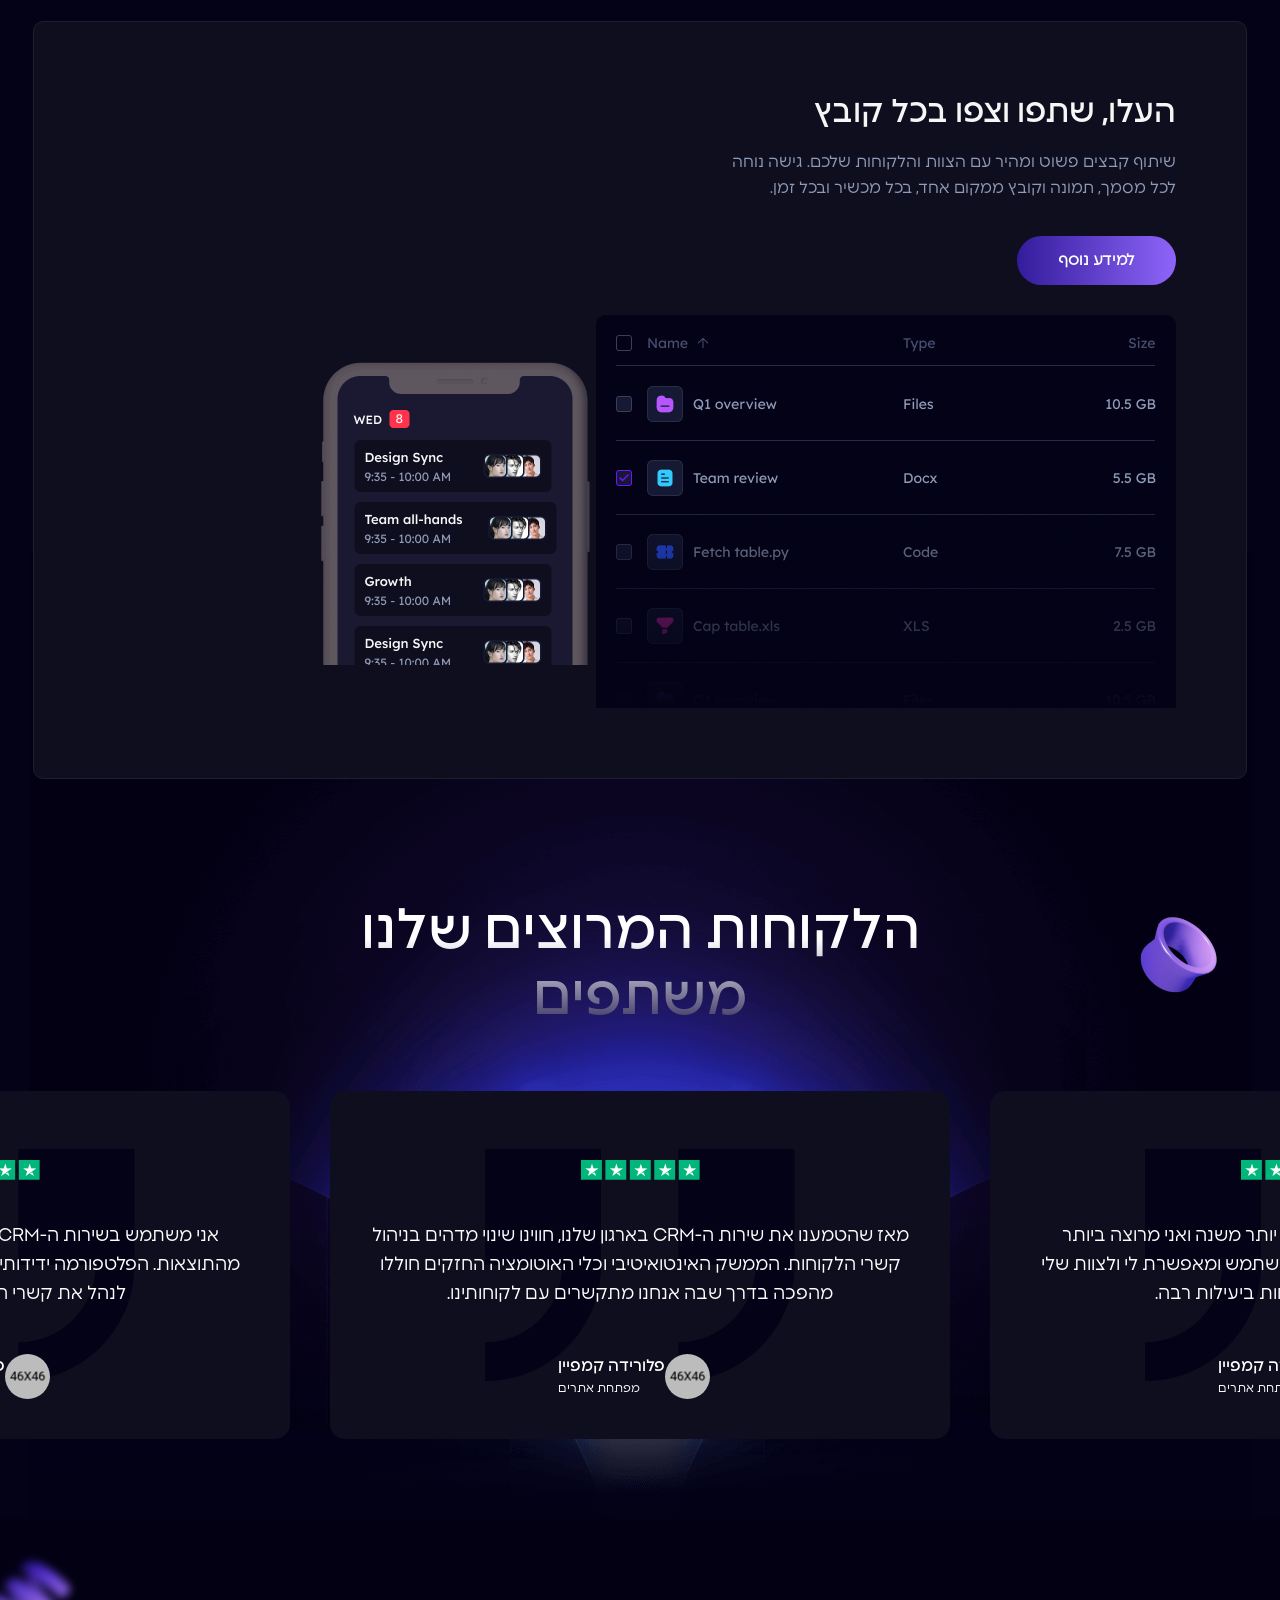
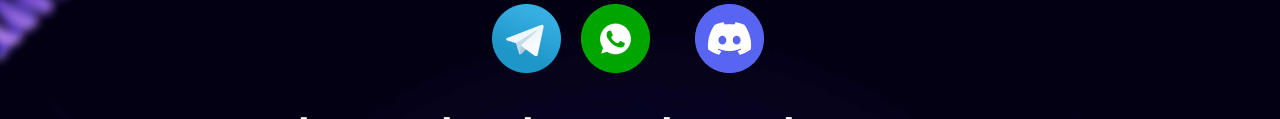
<file: Helax/index.html>
<!doctype html>
<html lang="zxx">

<head>

    <!--========= Required meta tags =========-->
    <meta charset="utf-8">
    <meta http-equiv="x-ua-compatible" content="ie=edge">
    <meta http-equiv="refresh" content="0; url=home-2.html">
    <meta name="description" content="">
    <meta name="viewport" content="width=device-width, initial-scale=1, shrink-to-fit=no">

    <title>Helax - Tech Startup Landing Page Html Template</title>

    <link rel="shortcut icon" href="assets/img/favicon.png" type="images/x-icon"/>

    <!-- css include -->
    <link rel="stylesheet" href="assets/css/bootstrap.min.css">
    <link rel="stylesheet" href="assets/css/fontawesome.css">
    <link rel="stylesheet" href="assets/css/animate.css">
    <link rel="stylesheet" href="assets/css/metisMenu.css">
    <link rel="stylesheet" href="assets/css/swiper.min.css">
    <link rel="stylesheet" href="assets/css/magnific-popup.css">
    <link rel="stylesheet" href="assets/css/main.css">
</head>

<body>

    <div id="xb-loadding" class="xb-loader"><div class="xb-dual-ring"></div></div>

    <div class="xb-cursor tx-js-cursor">
        <div class="xb-cursor-wrapper">
            <div class="xb-cursor--follower xb-js-follower"></div>
        </div>
    </div>

    <div class="progress-wrap">
        <svg class="progress-circle svg-content" width="100%" height="100%" viewBox="-1 -1 102 102">
            <path d="M50,1 a49,49 0 0,1 0,98 a49,49 0 0,1 0,-98"/>
        </svg>
    </div>

    <div class="body_wrap">
        
        <!-- header start -->
        <header class="site-header header-style-one">
            <div class="header__main-wrap stricky">
                <div class="container mxw_1580">
                    <div class="header__main ul_li_between">
                        <div class="header__left ul_li">
                            <div class="header__logo">
                                <a href="index.html"><img src="assets/img/logo/logo.svg" alt=""></a>
                            </div>
                            <div class="d-none d-lg-block">
                                <a class="header__bar hamburger_menu" href="javascript:void(0);">
                                    <div class="header__bar-icon">
                                        <span></span>
                                        <span></span>
                                        <span></span>
                                    </div>
                                </a>
                            </div>
                        </div>
                        <div class="main-menu__wrap ul_li navbar navbar-expand-lg">
                            <nav class="main-menu collapse navbar-collapse">
                                <ul>
                                    <li class="menu-item-has-children active"><a href="index.html">Home</a>
                                        <ul class="submenu">
                                            <li class="active"><a href="index.html">Home Chatbot</a></li>
                                            <li><a href="home-2.html">Home CRM</a></li>
                                            <li><a href="home-3.html">Home Copy Writing</a></li>
                                        </ul>
                                    </li>
                                    <li><a class="scrollspy-btn" href="#feature">Feature</a></li>
                                    <li><a class="scrollspy-btn" href="#template">Template</a></li>
                                    <li><a class="scrollspy-btn" href="#intergation">Intergation</a></li>
                                    <li class="menu-item-has-children">
                                        <a href="#!">Blog</a>
                                        <ul class="submenu">
                                            <li><a href="blog.html">Blog</a></li>
                                            <li><a href="blog-single.html">Blog Details</a></li>
                                        </ul>
                                    </li>
                                    <li><a href="contact.html">Get in touch</a></li>
                                </ul>
                            </nav>
                        </div>
                        <div class="header__right-info ul_li">
                            <div class="d-lg-none">
                                <a class="header__bar hamburger_menu" href="javascript:void(0);">
                                    <div class="header__bar-icon">
                                        <span></span>
                                        <span></span>
                                        <span></span>
                                    </div>
                                </a>
                            </div>
                            <a class="header__search header-search-btn" href="javascript:void(0);">
                                <img src="assets/img/icon/search.svg" alt="">
                            </a>
                            <div class="header__account">
                                <a href="#!">
                                    <img src="assets/img/icon/user.svg" alt="">
                                </a>
                            </div>
                            <div class="header__button">
                                <a class="thm-btn thm-btn--dark" href="#!">Learn More</a>
                            </div>
                        </div>
                    </div>
                </div>
            </div>
        </header>
        <!-- header end -->

        <!-- slide bar start -->
		 <aside class="slide-bar">
            <div class="close-mobile-menu">
                <a class="tx-close" href="javascript:void(0);"></a>
            </div>

            <!-- sidebar-info start -->
            <div class="sidebar-info">
                <div class="sidebar-logo mb-30">
                    <a href="index.html">
                        <img src="assets/img/logo/logo.svg" alt="logo">
                    </a>
                </div>
                <div class="sidebar-content mb-40">
                    <p>Revolutionize Your Future: Harness the Power of Technology for Unparalleled Growth and Success!</p>
                </div>
                <ul class="sidebar-menu list-unstyled">
                    <li><a href="#!">About</a></li>
                    <li><a href="#!">Services</a></li>
                    <li><a href="#!">Projects</a></li>
                    <li><a href="#!">Blog</a></li>
                    <li><a href="#!">Contact</a></li>
                </ul>
                <div class="ul_li mt-60">
                    <div class="ct-content-wrap d-flex">
                        <div class="ct-title col-auto">Call us:</div>
                        <div class="ct-content-wrap col">
                            <div class="ct-item-wrap row">
                                <div class="ct-item col-auto "> 
                                    <span class="item-content"><a href="tel:02456787535" class="tel">024 5678 7535</a></span>
                                </div>
                                <div class="ct-item col-auto "> <span class="item-content"><a href="mailto:support@gmail.com">support@gmail.com</a></span>
                                </div>
                            </div>
                        </div>
                    </div>
                </div>
                
                <div class="sidebar-socials-wrap mt-30"> <a class="social-item" href="https://facebook.com" target="_blank">Facebook</a><a class="social-item" href="https://www.behance.net/" target="_blank">Behance</a><a class="social-item" href="#" target="_blank">Telegram</a><a class="social-item" href="https://dribbble.com/" target="_blank">Dribbble</a></div>
            </div>
            <!-- sidebar-info end -->

            <!-- side-mobile-menu start -->
            <nav class="side-mobile-menu">
                <div class="header-mobile-search">
                    <form role="search" method="get" action="#"> 
                        <input type="text" placeholder="Search Keywords"> 
                        <button type="submit"><i class="ti-search"></i></button>
                    </form>
                </div>
                <ul id="mobile-menu-active">
                    <li class="dropdown"><a href="index.html">Home</a>
                        <ul class="sub-menu">
                            <li class="active"><a href="index.html">Home Chatbot</a></li>
                            <li><a href="home-2.html">Home CRM</a></li>
                            <li><a href="home-3.html">Home Copy Writing</a></li>
                        </ul>
                    </li>
                    <li><a class="scrollspy-btn" href="#feature">Feature</a></li>
                    <li><a class="scrollspy-btn" href="#template">Template</a></li>
                    <li><a class="scrollspy-btn" href="#intergation">Intergation</a></li>
                    <li class="dropdown">
                        <a href="#!">Blog</a>
                        <ul class="sub-menu">
                            <li><a href="blog.html">Blog</a></li>
                            <li><a href="blog-single.html">Blog Details</a></li>
                        </ul>
                    </li>
                    <li><a href="contact.html">Get in touch</a></li>
                </ul>
                
            </nav>
            <!-- side-mobile-menu end -->
        </aside>

         <!-- header search start -->
         <div class="header-search-form-wrapper">
            <div class="tx-search-close tx-close"></div>
            <div class="header-search-container">
                <form role="search" class="search-form" action="#">
                <input type="search"  class="search-field" placeholder="Search …" value="" name="s">
                <button type="submit" class="search-submit"><i class="flaticon-magnifying-glass"></i></button>
                </form>
            </div>
        </div>
        <!-- header search end -->
        <div class="body-overlay"></div>
        <!-- slide bar end -->

       <main>
            <!-- hero start -->
            <section class="hero hero-style-one pos-rel">
                <div class="container">
                    <div class="row align-items-center">
                        <div class="col-lg-8">
                            <div class="hero__content style-2">
                               <h1 class="title wow fadeInUp" data-wow-delay="0ms" data-wow-duration=".5s">Enhance your Customer
                                Service Efficiency with <span class="shape">ChatBot</span> Automation</h1>
                                <p class="wow fadeInUp mb-45" data-wow-delay="200ms" data-wow-duration=".5s">An all-in-one platform to build and launch conversational <br> chatbots without coding.</p>
                                <div class="hero__form wow fadeInUp" data-wow-delay="400ms" data-wow-duration=".5s">
                                    <form action="#!">
                                        <input type="text" placeholder="techaiinfo@gmail.com">
                                        <button class="thm-btn thm-btn--gradient">Get Started Free</button>
                                    </form>
                                </div>
                                <ul class="hero__list ul_li wow fadeInUp" data-wow-delay="600ms" data-wow-duration=".5s">
                                    <li><i class="far fa-check"></i>Sign up for free</li>
                                    <li><i class="far fa-check"></i>Free 14-day trial</li>
                                    <li><i class="far fa-check"></i>No credit card required</li>
                                </ul>
                            </div>
                        </div>
                    </div>
                    <div class="hero__img-bg">
                        <div class="hero__image pos-rel">
                            <img src="assets/img/hero/hero_img-2.png" alt="">
                            <div class="hero__chat-list">
                                <div class="chat-item chat-item--1 wow fadeInLeft" data-wow-delay="200ms" data-wow-duration=".7s">
                                   <img src="assets/img/hero/chat_01.png" alt="">
                                </div>
                                <div class="chat-item chat-item--2 wow fadeInRight" data-wow-delay="300ms" data-wow-duration=".7s">
                                   <img src="assets/img/hero/chat_02.png" alt="">
                                </div>
                                <div class="chat-item chat-item--3 wow fadeInLeft" data-wow-delay="400ms" data-wow-duration=".7s">
                                   <img src="assets/img/hero/chat_03.png" alt="">
                                </div>
                                <div class="chat-item chat-item--4 wow fadeInRight" data-wow-delay="500ms" data-wow-duration=".7s">
                                   <img src="assets/img/hero/chat_04.png" alt="">
                                </div>
                            </div>
                        </div>
                    </div>
                </div>
                <div class="hero__shape2">
                    <div class="shape shape--1" data-parallax='{"y" : 50}'>
                        <img src="assets/img/shape/h_shape3.png" alt="">
                    </div>
                    <div class="shape shape--2" data-parallax='{"y" : 70}'>
                        <img src="assets/img/shape/h_shape4.png" alt="">
                    </div>
                    <div class="shape shape--3" data-parallax='{"x" : 90}'>
                        <img src="assets/img/shape/h_shape5.png" alt="">
                    </div>
                </div>
            </section>
            <!-- hero start -->

            <!-- brand start -->
            <section class="brand brand__pb pos-rel dark-bg pt-120">
                <div class="container">
                    <div class="row">
                        <div class="col-lg-7 offset-lg-5">
                            <div class="brand__area">
                                <div class="sec-title sec-title--white mb-40">
                                    <h2 class="sec-title__title">Empowering companies to stand out with <span class="shape">customer</span> experience</h2>
                                </div>
                                <div class="brand__wrap ul_li">
                                    <div class="brand__item">
                                        <a href="#!">
                                            <img src="assets/img/brand/b_01.png" alt="">
                                            <img src="assets/img/brand/bh_01.png" alt="">
                                        </a>
                                        <span class="dot dot--1"></span>
                                        <span class="dot dot--2"></span>
                                        <span class="dot dot--3"></span>
                                        <span class="dot dot--4"></span>
                                    </div>
                                    <div class="brand__item">
                                        <a href="#!">
                                            <img src="assets/img/brand/b_02.png" alt="">
                                            <img src="assets/img/brand/bh_02.png" alt="">
                                        </a>
                                        <span class="dot dot--1"></span>
                                        <span class="dot dot--2"></span>
                                        <span class="dot dot--3"></span>
                                        <span class="dot dot--4"></span>
                                    </div>
                                    <div class="brand__item">
                                        <a href="#!">
                                            <img src="assets/img/brand/b_03.png" alt="">
                                            <img src="assets/img/brand/bh_03.png" alt="">
                                        </a>
                                        <span class="dot dot--1"></span>
                                        <span class="dot dot--2"></span>
                                        <span class="dot dot--3"></span>
                                        <span class="dot dot--4"></span>
                                    </div>
                                    <div class="brand__item">
                                        <a href="#!">
                                            <img src="assets/img/brand/b_04.png" alt="">
                                            <img src="assets/img/brand/bh_04.png" alt="">
                                        </a>
                                        <span class="dot dot--1"></span>
                                        <span class="dot dot--2"></span>
                                        <span class="dot dot--3"></span>
                                        <span class="dot dot--4"></span>
                                    </div>
                                    <div class="brand__item">
                                        <a href="#!">
                                            <img src="assets/img/brand/b_05.png" alt="">
                                            <img src="assets/img/brand/bh_05.png" alt="">
                                        </a>
                                        <span class="dot dot--1"></span>
                                        <span class="dot dot--2"></span>
                                        <span class="dot dot--3"></span>
                                        <span class="dot dot--4"></span>
                                    </div>
                                    <div class="brand__item">
                                        <a href="#!">
                                            <img src="assets/img/brand/b_06.png" alt="">
                                            <img src="assets/img/brand/bh_06.png" alt="">
                                        </a>
                                        <span class="dot dot--1"></span>
                                        <span class="dot dot--2"></span>
                                        <span class="dot dot--3"></span>
                                        <span class="dot dot--4"></span>
                                    </div>
                                    <div class="brand__item">
                                        <a href="#!">
                                            <img src="assets/img/brand/b_07.png" alt="">
                                            <img src="assets/img/brand/bh_07.png" alt="">
                                        </a>
                                        <span class="dot dot--1"></span>
                                        <span class="dot dot--2"></span>
                                        <span class="dot dot--3"></span>
                                        <span class="dot dot--4"></span>
                                    </div>
                                    <div class="brand__item">
                                        <a href="#!">
                                            <img src="assets/img/brand/b_08.png" alt="">
                                            <img src="assets/img/brand/bh_08.png" alt="">
                                        </a>
                                        <span class="dot dot--1"></span>
                                        <span class="dot dot--2"></span>
                                        <span class="dot dot--3"></span>
                                        <span class="dot dot--4"></span>
                                    </div>
                                    <div class="brand__item">
                                        <a href="#!">
                                            <img src="assets/img/brand/b_09.png" alt="">
                                            <img src="assets/img/brand/bh_09.png" alt="">
                                        </a>
                                        <span class="dot dot--1"></span>
                                        <span class="dot dot--2"></span>
                                        <span class="dot dot--3"></span>
                                        <span class="dot dot--4"></span>
                                    </div>
                                </div>
                            </div>
                        </div>
                    </div>
                </div>
                <div class="brand__shape">
                    <img src="assets/img/shape/b_shape.png" alt="">
                </div>
                <div class="brand__img">
                    <div class="image pos-rel">
                        <img src="assets/img/brand/brand_img.png" alt="">
                        <div class="brand__animation-img">
                            <div class="img img--1">
                                <img src="assets/img/brand/brand_img2.png" alt="">
                            </div>
                            <div class="img img--2">
                                <img src="assets/img/brand/brand_img3.png" alt="">
                            </div>
                        </div>
                    </div>
                </div>
            </section>
            <!-- brand end -->

            <!-- feature start -->
            <section id="feature" class="feature pos-rel">
                <div class="container">
                    <div class="feature__wrapper">
                        <div class="row mt-none-20 justify-content-center">
                            <div class="col-lg-4 col-md-6 mt-20">
                                <div class="feature__single">
                                    <div class="icon">
                                        <img src="assets/img/icon/f_01.png" alt="">
                                    </div>
                                    <h3>Power up your marketing</h3>
                                    <ul class="feature__list mb-40">
                                        <li><i class="far fa-check"></i>Personalize your customer <br> experience</li>
                                        <li><i class="far fa-check"></i>Engage prospects and <br> customers across multiple <br> communication channels</li>
                                    </ul>
                                    <a href="#!"><i class="far fa-arrow-right"></i>Benefit of Marketing</a>
                                </div>
                            </div>
                            <div class="col-lg-4 col-md-6 mt-20">
                                <div class="feature__single">
                                    <div class="icon">
                                        <img src="assets/img/icon/f_02.png" alt="">
                                    </div>
                                    <h3>Supercharged your sales</h3>
                                    <ul class="feature__list mb-40">
                                        <li><i class="far fa-check"></i>Scale your efforts without <br> increasing employee <br> handout</li>
                                        <li><i class="far fa-check"></i>Generate and qualify leads automatically</li>
                                    </ul>
                                    <a href="#!"><i class="far fa-arrow-right"></i>Benefit of Sales</a>
                                </div>
                            </div>
                            <div class="col-lg-4 col-md-6 mt-20">
                                <div class="feature__single">
                                    <div class="icon">
                                        <img src="assets/img/icon/f_03.png" alt="">
                                    </div>
                                    <h3>Optimize your supports</h3>
                                    <ul class="feature__list mb-40">
                                        <li><i class="far fa-check"></i>Engage prospects and
                                            customers across multiple
                                            communication</li>
                                        <li><i class="far fa-check"></i>Personalize your customer
                                            experience</li>
                                    </ul>
                                    <a href="#!"><i class="far fa-arrow-right"></i>Benefits of Supports</a>
                                </div>
                            </div>
                        </div>
                    </div>
                </div>
                <div class="feature__shape">
                    <div class="shape shape--1" data-parallax='{"y" : 50}'>
                        <img class="wow fadeInLeft" src="assets/img/shape/fs_01.png" alt="">
                    </div>
                    <div class="shape shape--2" data-parallax='{"x" : 70}'>
                        <img class="wow fadeInRight" src="assets/img/shape/fs_03.png" alt="">
                    </div>
                </div>
            </section>
            <!-- feature end -->

            <!-- template start -->
            <section id="template" class="template pt-130 pb-120">
                <div class="container">
                    <div class="row align-items-center mb-40 mt-none-20">
                        <div class="col-lg-8 col-md-9 mt-20">
                            <div class="sec-title mb-20">
                                <h2 class="sec-title__title mb-15">Get started with <span class="shape">templates</span></h2>
                            </div>
                        </div>
                        <div class="col-lg-4 col-md-3 mt-20">
                            <div class="template__nav mb-10">
                                <div class="template-nav-item template-button-prev"><i class="far fa-arrow-left"></i></div>
                                <div class="template-nav-item template-button-next"><i class="far fa-arrow-right"></i></div>
                            </div>
                        </div>
                    </div>
                </div>
                <div class="template__slider swiper-container">
                    <div class="swiper-wrapper">
                        <div class="swiper-slide template__item">
                            <h3 class="title">Assessment Template</h3>
                            <a href="#!"><i class="far fa-arrow-right"></i>More Details</a>
                            <div class="image">
                                <img src="assets/img/template/img_01.png" alt="">
                            </div>
                        </div>
                        <div class="swiper-slide template__item">
                            <h3 class="title">Helpdesk Tickets</h3>
                            <a href="#!"><i class="far fa-arrow-right"></i>More Details</a>
                            <div class="image">
                                <img src="assets/img/template/img_02.png" alt="">
                            </div>
                        </div>
                        <div class="swiper-slide template__item">
                            <h3 class="title">Customer Service Template</h3>
                            <a href="#!"><i class="far fa-arrow-right"></i>More Details</a>
                            <div class="image">
                                <img src="assets/img/template/img_03.png" alt="">
                            </div>
                        </div>
                        <div class="swiper-slide template__item">
                            <h3 class="title">Discount Template</h3>
                            <a href="#!"><i class="far fa-arrow-right"></i>More Details</a>
                            <div class="image">
                                <img src="assets/img/template/img_04.png" alt="">
                            </div>
                        </div>
                        <div class="swiper-slide template__item">
                            <h3 class="title">Real State Template</h3>
                            <a href="#!"><i class="far fa-arrow-right"></i>More Details</a>
                            <div class="image">
                                <img src="assets/img/template/img_05.png" alt="">
                            </div>
                        </div>
                        <div class="swiper-slide template__item">
                            <h3 class="title">Refugee Support Template</h3>
                            <a href="#!"><i class="far fa-arrow-right"></i>More Details</a>
                            <div class="image">
                                <img src="assets/img/template/img_06.png" alt="">
                            </div>
                        </div>
                        <div class="swiper-slide template__item">
                            <h3 class="title">Restaurant Template</h3>
                            <a href="#!"><i class="far fa-arrow-right"></i>More Details</a>
                            <div class="image">
                                <img src="assets/img/template/img_07.png" alt="">
                            </div>
                        </div>
                        <div class="swiper-slide template__item">
                            <h3 class="title">Sales Template</h3>
                            <a href="#!"><i class="far fa-arrow-right"></i>More Details</a>
                            <div class="image">
                                <img src="assets/img/template/img_08.png" alt="">
                            </div>
                        </div>
                        <div class="swiper-slide template__item">
                            <h3 class="title">University Template</h3>
                            <a href="#!"><i class="far fa-arrow-right"></i>More Details</a>
                            <div class="image">
                                <img src="assets/img/template/img_09.png" alt="">
                            </div>
                        </div>
                    </div>
                </div>
            </section>
            <!-- template end -->
            
            <!-- feature start -->
            <section id="process" class="feature pos-rel">
                <div class="container">
                    <div class="row align-items-end">
                        <div class="col-lg-6">
                            <div class="pb-105">
                                <div class="sec-title mb-60">
                                    <h2 class="sec-title__title">Create customer experiences <span class="shape">that sell.</span></h2>
                                </div>
                                <ul class="feature__content-list list-unstyled">
                                    <li>
                                        <h3>Carefully designed</h3>
                                        <p>Reach out to visitors proactively using personalized chatbot greetings. Turn website visits into sales opportunities.</p>
                                    </li>
                                    <li>
                                        <h3>Nurture</h3>
                                        <p>Lead customers to a sale through recommended purchases and tailored offerings.</p>
                                    </li>
                                    <li>
                                        <h3>Qualify</h3>
                                        <p>Generate and qualify prospects automatically. Transfer high-intent leads to your sales reps in real time to shorten the sales cycle.</p>
                                    </li>
                                    <li>
                                        <h3>Convert</h3>
                                        <p>Let customers purchase, order, or schedule meetings easily using a smart chatbot.</p>
                                    </li>
                                </ul>
                            </div>
                        </div>
                        <div class="col-lg-6">
                            <div class="feature__img">
                                <img src="assets/img/feature/img_01.png" alt="">
                                <div class="feature__img-ss">
                                    <div class="ss ss--1 wow fadeInUp" data-wow-delay="0ms" data-wow-duration=".7s">
                                        <img src="assets/img/feature/ss_01.png" alt="">
                                    </div>
                                    <div class="ss ss--2 wow fadeInUp" data-wow-delay="200ms" data-wow-duration=".7s">
                                        <img src="assets/img/feature/ss_02.png" alt="">
                                    </div>
                                    <div class="ss ss--3 wow fadeInUp" data-wow-delay="400ms" data-wow-duration=".7s">
                                        <img src="assets/img/feature/ss_03.png" alt="">
                                    </div>
                                </div>
                                <div class="feature__img-shape">
                                    <div class="shape shape--1" data-parallax='{"y" : 80}'>
                                        <img src="assets/img/shape/fs_01.png" alt="">
                                    </div>
                                    <div class="shape shape--2" data-parallax='{"x" : 80}'>
                                        <img src="assets/img/shape/fs_02.png" alt="">
                                    </div>
                                </div>
                            </div>
                        </div>
                    </div>
                </div>
            </section>
            <!-- feature end -->

            <!-- intergation start -->
            <section id="intergation" class="intergation intergation__bg dark-bg pt-125 pb-140">
                <div class="container">
                    <div class="row justify-content-center">
                        <div class="col-lg-6 col-md-6 mt-20">
                            <div class="sec-title sec-title--white">
                                <h2 class="sec-title__title mb-30">Keep conversations <br> going across <br> channels</h2>
                                <p>Write 10x faster, engage your audience, & never struggle <br> with the blank page again.</p>
                            </div>
                        </div>
                        <div class="col-lg-3 col-md-6 mt-20">
                            <div class="intergation__item text-center">
                                <div class="icon">
                                    <img src="assets/img/icon/i_01.png" alt="">
                                </div>
                                <h3>Website</h3>
                                <p>Reach out to visitors proactively to boost website engagement.</p>
                                <a href="#!"><i class="far fa-arrow-right"></i>More Details</a>
                            </div>
                        </div>
                        <div class="col-lg-3 col-md-6 mt-20">
                            <div class="intergation__item text-center">
                                <div class="icon">
                                    <img src="assets/img/icon/i_02.png" alt="">
                                </div>
                                <h3>Live Chat</h3>
                                <p>Support customers 24/7 to improve your customer satisfaction.</p>
                                <a href="#!"><i class="far fa-arrow-right"></i>More Details</a>
                            </div>
                        </div>
                        <div class="col-lg-3 col-md-6 mt-20">
                            <div class="intergation__item text-center">
                                <div class="icon">
                                    <img src="assets/img/icon/i_03.png" alt="">
                                </div>
                                <h3>Messenger</h3>
                                <p>Connect with Messenger users in real time to grow your audience.</p>
                                <a href="#!"><i class="far fa-arrow-right"></i>More Details</a>
                            </div>
                        </div>
                        <div class="col-lg-3 col-md-6 mt-20">
                            <div class="intergation__item text-center">
                                <div class="icon">
                                    <img src="assets/img/icon/i_04.png" alt="">
                                </div>
                                <h3>Slack</h3>
                                <p>Streamline your office workflow to improve team productivity.</p>
                                <a href="#!"><i class="far fa-arrow-right"></i>More Details</a>
                            </div>
                        </div>
                        <div class="col-lg-3 col-md-6 mt-20">
                            <div class="intergation__item text-center">
                                <div class="icon">
                                    <img src="assets/img/icon/i_05.png" alt="">
                                </div>
                                <h3>Dropbox</h3>
                                <p>Reach out to visitors proactively to boost website engagement.</p>
                                <a href="#!"><i class="far fa-arrow-right"></i>More Details</a>
                            </div>
                        </div>
                        <div class="col-lg-3 col-md-6 mt-20">
                            <div class="intergation__item text-center">
                                <div class="icon">
                                    <img src="assets/img/icon/i_06.png" alt="">
                                </div>
                                <h3>Mailchimp</h3>
                                <p>Reach out to visitors proactively to boost website engagement.</p>
                                <a href="#!"><i class="far fa-arrow-right"></i>More Details</a>
                            </div>
                        </div>
                    </div>
                </div>
            </section>
            <!-- intergation end -->

            <!-- transparent open source start -->
            <section class="feature pos-rel pt-130 pb-120">
                <div class="container">
                    <div class="row align-items-center">
                        <div class="col-lg-6">
                            <div class="sec-title mb-40">
                                <h2 class="sec-title__title">Transparent, audited, and <span class="shape">open source</span></h2>
                                <p class="mt-25">Torem ipsum dolor sit amet consectetur. scelerisque eget quis.</p>
                            </div>
                        </div>
                        <div class="col-lg-6">
                            <div class="feature__img text-center wow fadeInRight" data-wow-delay="200ms" data-wow-duration=".7s">
                                <img src="assets/img/img_04.png" alt="Transparent, audited, and open source" style="max-width: 100%; height: auto;">
                            </div>
                        </div>
                    </div>
                </div>
            </section>
            <!-- transparent open source end -->

            <!-- testimonial start -->
            <section class="testimonial testimonial__gr-bg pt-140 pb-105">
                <div class="container">
                    <div class="row">
                        <div class="col-lg-4">
                            <div class="sec-title mb-50">
                                <h2 class="sec-title__title">Real Stories from Satisfied Customers</h2>
                            </div>
                            <div class="template__nav testimonial__button mb-10">
                                <div class="template-nav-item tm-button-prev"><i class="far fa-arrow-left"></i></div>
                                <div class="template-nav-item tm-button-next"><i class="far fa-arrow-right"></i></div>
                            </div>
                        </div>
                        <div class="col-lg-8">
                            <div class="testimonial__active swiper-container">
                                <div class="swiper-wrapper">
                                    <div class="testimonial__single swiper-slide">
                                        <div class="rating ul_li_between mb-50">
                                            <span>5 - Star Rating</span>
                                            <img src="assets/img/icon/rating.png" alt="">
                                        </div>
                                        <p>"You've saved our business! If you aren't sure, always go for Chat bot. I will let my mum know about this, she could really make use of Chat bot! I couldn't have asked for more than this I wish I would have thought of it first. "</p>
                                        <div class="author ul_li">
                                            <div class="avatar">
                                                <img src="assets/img/avatar/tm_avatar1.jpg" alt="">
                                            </div>
                                            <div class="content">
                                                <h4>Florida Campain</h4>
                                                <span>Web Developer</span>
                                            </div>
                                        </div>
                                        <div class="quote">
                                            <img src="assets/img/icon/quote_icon.svg" alt="">
                                        </div>
                                    </div>
                                    <div class="testimonial__single swiper-slide">
                                        <div class="rating ul_li_between mb-50">
                                            <span>5 - Star Rating</span>
                                            <img src="assets/img/icon/rating.png" alt="">
                                        </div>
                                        <p>"Man, this thing is getting better and better as I learn more about it. It's really wonderful. If you aren't sure, always go for Chat bot. I am really satisfied with my Chat botI wish I would have thought of it first. Just what I was looking for.</p>
                                        <div class="author ul_li">
                                            <div class="avatar">
                                                <img src="assets/img/avatar/tm_avatar2.jpg" alt="">
                                            </div>
                                            <div class="content">
                                                <h4>Florida Campain</h4>
                                                <span>Web Developer</span>
                                            </div>
                                        </div>
                                        <div class="quote">
                                            <img src="assets/img/icon/quote_icon.svg" alt="">
                                        </div>
                                    </div>
                                    <div class="testimonial__single swiper-slide">
                                        <div class="rating ul_li_between mb-50">
                                            <span>5 - Star Rating</span>
                                            <img src="assets/img/icon/rating.png" alt="">
                                        </div>
                                        <p>"You've saved our business! If you aren't sure, always go for Chat bot. I will let my mum know about this, she could really make use of Chat bot! I couldn't have asked for more than this I wish I would have thought of it first. "</p>
                                        <div class="author ul_li">
                                            <div class="avatar">
                                                <img src="assets/img/avatar/tm_avatar1.jpg" alt="">
                                            </div>
                                            <div class="content">
                                                <h4>Florida Campain</h4>
                                                <span>Web Developer</span>
                                            </div>
                                        </div>
                                        <div class="quote">
                                            <img src="assets/img/icon/quote_icon.svg" alt="">
                                        </div>
                                    </div>
                                </div>
                            </div>
                        </div>
                    </div>
                </div>
            </section>
            <!-- testimonial end -->

            <!-- cta start -->
            <section class="cta pos-rel pb-140">
                <div class="container">
                    <div class="row mt-none-20">
                        <div class="col-xl-9 col-lg-8 mt-20">
                            <div class="sec-title">
                                <h2 class="sec-title__title mb-25">Get Instant Assistance with Our AI- <br>Powered Chatbot</h2>
                                <p>Write 10x faster, engage your audience, & never struggle with <br> the blank page again.</p>
                            </div>
                        </div>
                        <div class="col-xl-3 col-lg-4 mt-20">
                            <div class="cta__btn text-lg-end mt-10">
                                <a class="thm-btn thm-btn--gradient br-5" href="#!">Start Chatting Now</a>
                            </div>
                        </div>
                    </div>
                    <ul class="footer__top cta-list ul_li_between mt-35">
                        <li><i class="far fa-check"></i>No credit card required</li>
                        <li><i class="far fa-check"></i>2,000 free words per month</li>
                        <li><i class="far fa-check"></i>90+ content types to explore</li>
                    </ul>
                </div>
                <div class="cta__shape">
                    <div class="shape shape--1" data-parallax='{"y" : 80}'>
                        <img src="assets/img/shape/cta_shape1.png" alt="">
                    </div>
                    <div class="shape shape--2" data-parallax='{"x" : 80}'>
                        <img src="assets/img/shape/cta_shape2.png" alt="">
                    </div>
                </div>
            </section>
            <!-- cta end -->

            <!-- instagram start -->
            <section class="instagram">
                <div class="container">
                    <div class="row instagram__wrap">
                        <div class="col-lg-9 col-md-8">
                            <div class="instagram__slide swiper-container">
                                <div class="swiper-wrapper">
                                    <div class="instagram__item swiper-slide">
                                        <img src="assets/img/instagram/img_01.jpg" alt="">
                                    </div>
                                    <div class="instagram__item swiper-slide">
                                        <img src="assets/img/instagram/img_02.jpg" alt="">
                                    </div>
                                    <div class="instagram__item swiper-slide">
                                        <img src="assets/img/instagram/img_03.jpg" alt="">
                                    </div>
                                    <div class="instagram__item swiper-slide">
                                        <img src="assets/img/instagram/img_04.jpg" alt="">
                                    </div>
                                    <div class="instagram__item swiper-slide">
                                        <img src="assets/img/instagram/img_05.jpg" alt="">
                                    </div>
                                </div>
                            </div>
                        </div>
                        <div class="col-lg-3 col-md-4">
                            <div class="instagram__content">
                                <a href="#!"><i class="fab fa-instagram"></i></a>
                                <h3>Join our Instagram community!</h3>
                                <div class="swiper-pagination"></div>
                            </div>
                        </div>
                    </div>
                </div>
            </section>
            <!-- instagram end -->

       </main>

        <footer class="site-footer dark-bg footer-style-one pos-rel">
            <div class="container">
                <div class="row footer__cta-area mt-none-30">
                    <div class="col-lg-4 col-md-6 mt-30">
                        <div class="footer__cta">
                            <span class="title">NEWSLETTER</span>
                            <h4>Get now free 20% discount for all <br> products on your first order!</h4>
                            <form class="footer__newsletter" action="#">
                                <input type="text" placeholder="Email address">
                                <button class="thm-btn thm-btn--gradient br-5">SIGN UP</button>
                            </form>
                        </div>
                    </div>
                    <div class="col-lg-4 col-md-6 mt-30">
                        <div class="footer__cta pl-45">
                            <span class="title">QUICK CONTACT</span>
                            <h4>If you have questions, please use our 24- <br>hour helpline</h4>
                            <span class="cta-number"><span><img src="assets/img/icon/np_icon.svg" alt=""></span>760 398-3535</span>
                        </div>
                    </div>
                    <div class="col-lg-4 col-md-6 mt-30">
                        <div class="footer__cta text-lg-end">
                            <span class="title">FOLLOW US</span>
                            <ul class="footer__cta-social ul_li_right mb-60">
                                <li><a href="#!"><i class="fab fa-facebook-f"></i></a></li>
                                <li><a href="#!"><i class="fab fa-twitter"></i></a></li>
                                <li><a href="#!"><i class="fab fa-instagram"></i></a></li>
                            </ul>
                            <ul class="footer__cta-link ul_li_right">
                                <li><a href="#!">PayPal</a></li>
                                <li><a href="#!">VISA</a></li>
                                <li><a href="#!">Master Card</a></li>
                            </ul>
                        </div>
                    </div>
                </div>
                <div class="footer__widget-warp pb-75">
                    <div class="row mt-none-30 row-cols-1 row-cols-xl-5 row-cols-lg-5 row-cols-md-3 row-cols-sm-2">
                        <div class="col mt-30">
                            <div class="footer__widget">
                                <h3 class="widget-title">Product</h3>
                                <ul class="widget__link list-unstyled">
                                    <li><a href="#!">Pricing</a></li>
                                    <li><a href="#!">Benefits</a></li>
                                    <li><a href="#!">Features</a></li>
                                    <li><a href="#!">Product Demo</a></li>
                                    <li><a href="#!">Visual Builder</a></li>
                                    <li><a href="#!">Dynamic</a></li>
                                </ul>
                            </div>
                        </div>
                        <div class="col mt-30">
                            <div class="footer__widget">
                                <h3 class="widget-title">Solutions</h3>
                                <ul class="widget__link list-unstyled">
                                    <li><a href="#!">Marketing</a></li>
                                    <li><a href="#!">Customer Support</a></li>
                                    <li><a href="#!">Sales</a></li>
                                    <li><a href="#!">Education</a></li>
                                    <li><a href="#!">Course</a></li>
                                    <li><a href="#!">Career</a></li>
                                </ul>
                            </div>
                        </div>
                        <div class="col mt-30">
                            <div class="footer__widget">
                                <h3 class="widget-title">Integrations</h3>
                                <ul class="widget__link list-unstyled">
                                    <li><a href="#!">Chat Widget</a></li>
                                    <li><a href="#!">LiveChat</a></li>
                                    <li><a href="#!">HelpDesk</a></li>
                                    <li><a href="#!">Facebook Messenger</a></li>
                                    <li><a href="#!">Shopify</a></li>
                                    <li><a href="#!">Slack</a></li>
                                </ul>
                            </div>
                        </div>
                        <div class="col mt-30">
                            <div class="footer__widget">
                                <h3 class="widget-title">ChatBot Templates</h3>
                                <ul class="widget__link list-unstyled">
                                    <li><a href="#!">Marketing Templates</a></li>
                                    <li><a href="#!">Sales Templates</a></li>
                                    <li><a href="#!">Support Templates</a></li>
                                    <li><a href="#!">Blog Template</a></li>
                                    <li><a href="#!">Medical Template</a></li>
                                    <li><a href="#!">Content Template</a></li>
                                </ul>
                            </div>
                        </div>
                        <div class="col mt-30">
                            <div class="footer__widget">
                                <h3 class="widget-title">Resources</h3>
                                <ul class="widget__link list-unstyled">
                                    <li><a href="#!">Help Center</a></li>
                                    <li><a href="#!">API & Developers</a></li>
                                    <li><a href="#!">ChatBot Academy</a></li>
                                    <li><a href="#!">Blog</a></li>
                                    <li><a href="#!">Chatbot Best Practices</a></li>
                                    <li><a href="#!">System Status</a></li>
                                </ul>
                            </div>
                        </div>
                    </div>
                </div>
            </div>
            <div class="footer__copyright gradient-bg">
                <div class="container">
                    <div class="ul_li_between mt-none-10">
                        <div class="footer__copyright-text mt-10">
                            © 2023 Helax - Tech startup . All Rights Reserved.
                        </div>
                        <ul class="footer__social ul_li mt-10">
                            <li><a href="#!"><i class="fab fa-facebook"></i></a></li>
                            <li><a href="#!"><i class="fab fa-twitter"></i></a></li>
                            <li><a href="#!"><i class="fab fa-instagram"></i></a></li>
                            <li><a href="#!"><i class="fab fa-pinterest"></i></a></li>
                        </ul>
                    </div>
                </div>
            </div>
            <div class="footer__shape">
                <div class="shape shape--1">
                    <img src="assets/img/shape/f_shape1.png" alt="">
                </div>
                <div class="shape shape--2">
                    <img src="assets/img/shape/b_shape.png" alt="">
                </div>
            </div>
        </footer>

    </div>

    <!-- jquery include -->
    <script src="assets/js/jquery-3.5.1.min.js"></script>
    <script src="assets/js/bootstrap.bundle.min.js"></script>
    <script src="assets/js/swiper.min.js"></script>
    <script src="assets/js/wow.min.js"></script>
    <script src="assets/js/appear.js"></script>
    <script src="assets/js/jquery.magnific-popup.min.js"></script>
    <script src="assets/js/metisMenu.min.js"></script>
    <script src="assets/js/cursor.js"></script>
    <script src="assets/js/jquery.marquee.min.js"></script>
    <script src="assets/js/parallax-scroll.js"></script>
    <script src="assets/js/easing.min.js"></script>
    <script src="assets/js/scrollspy.js"></script>
    <script src="assets/js/main.js"></script>

    
</body>

</html>
</file>
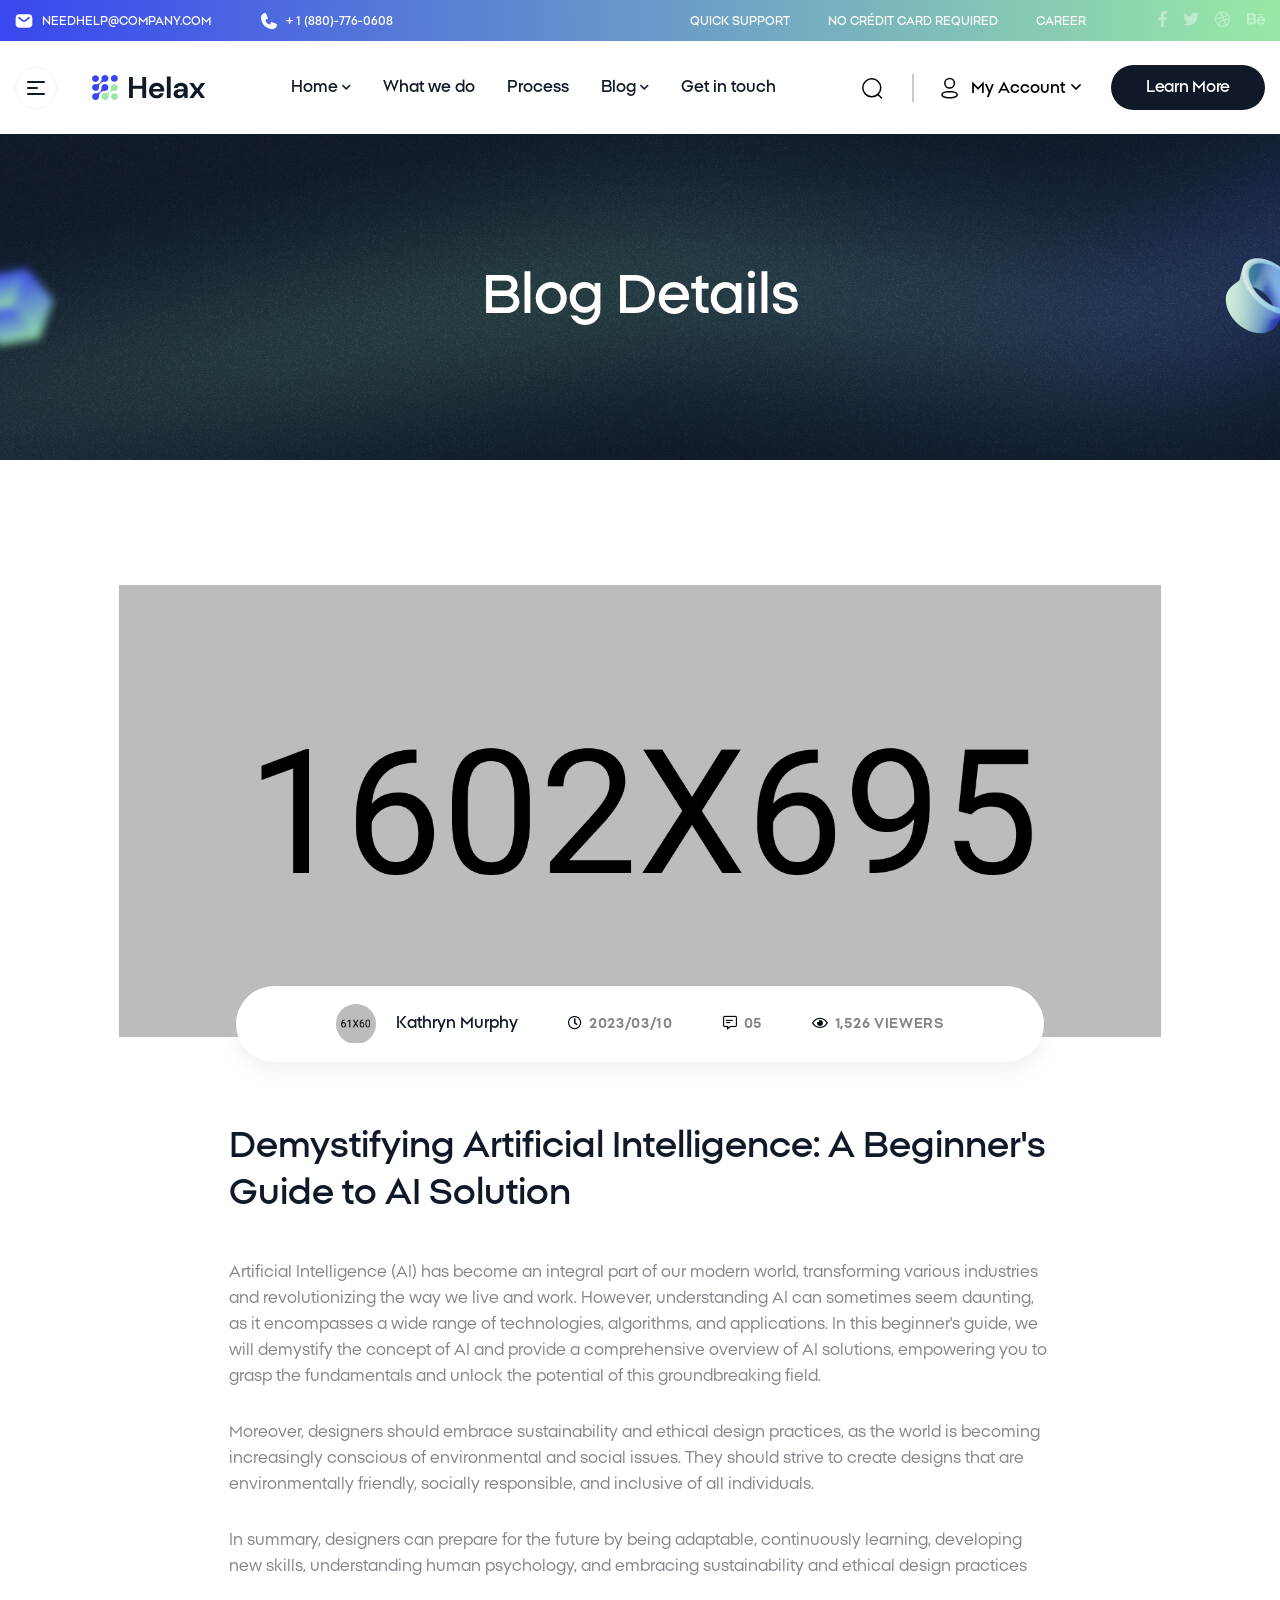
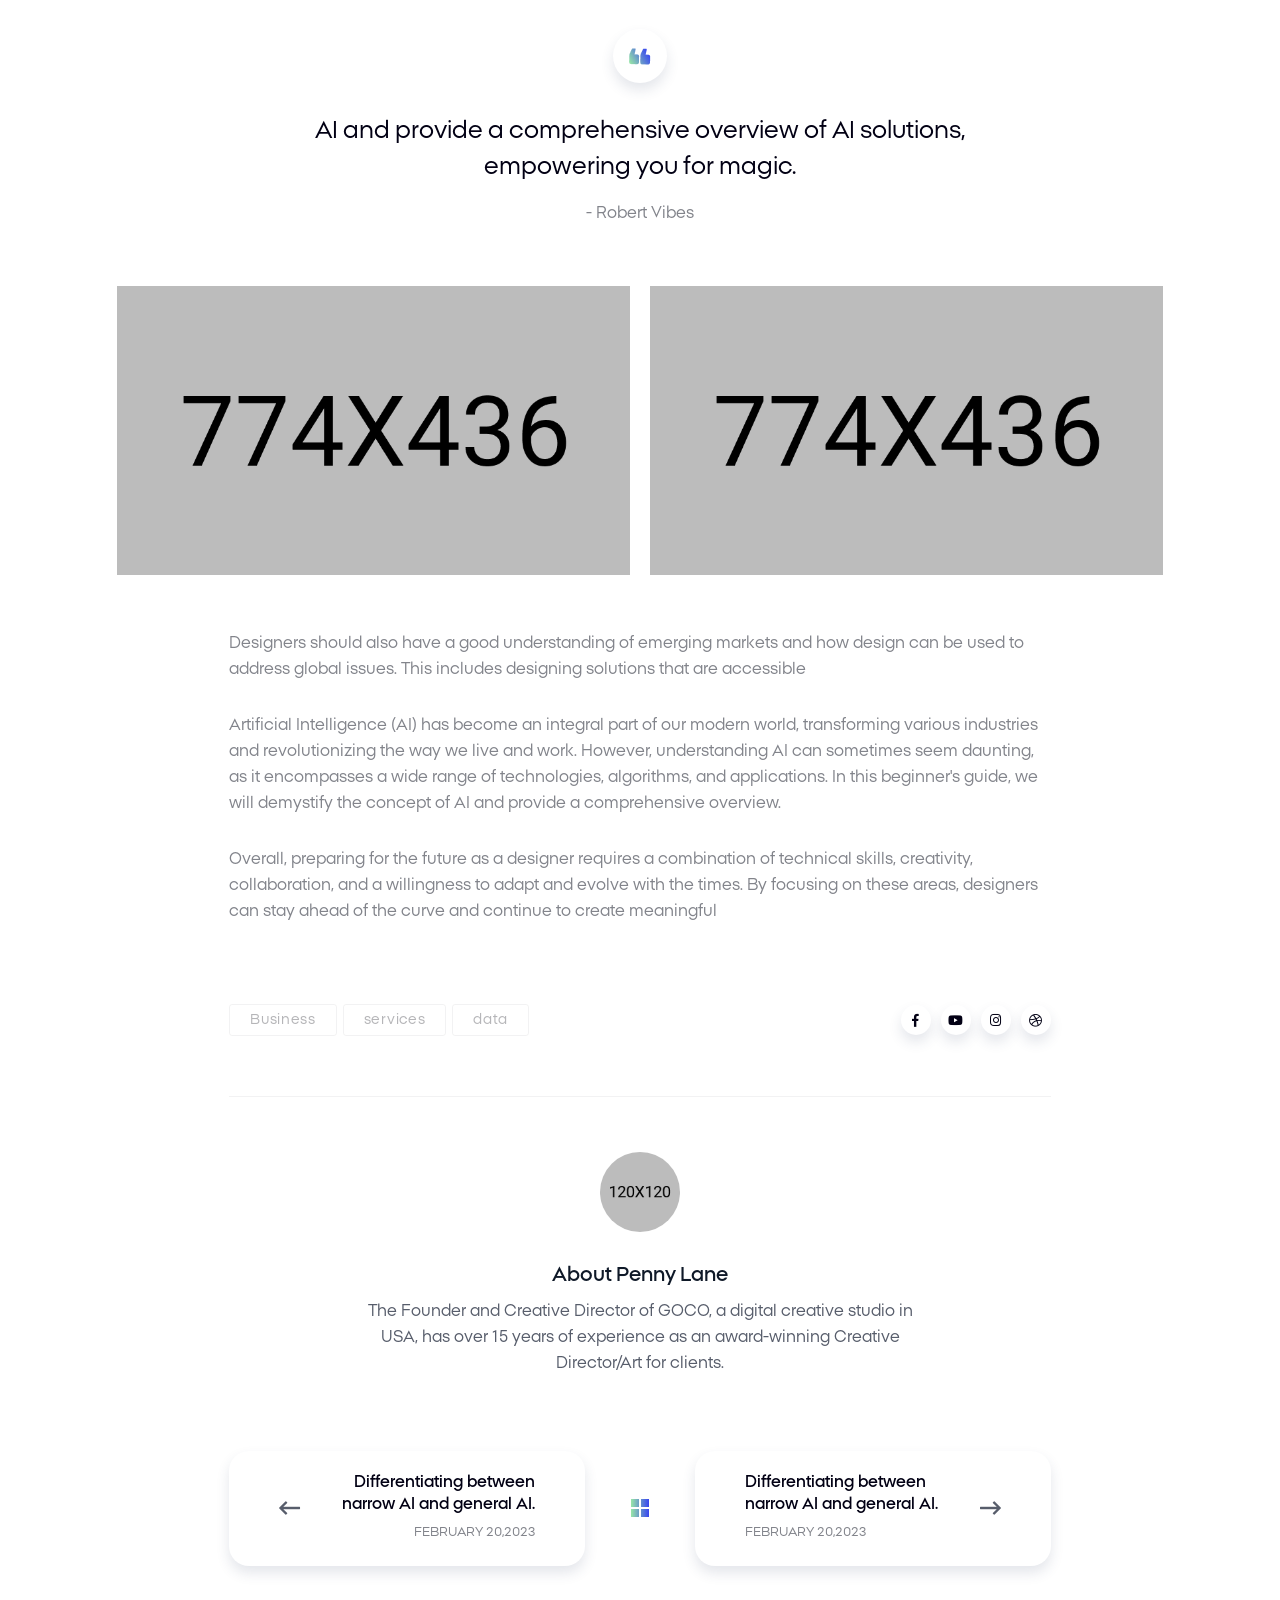
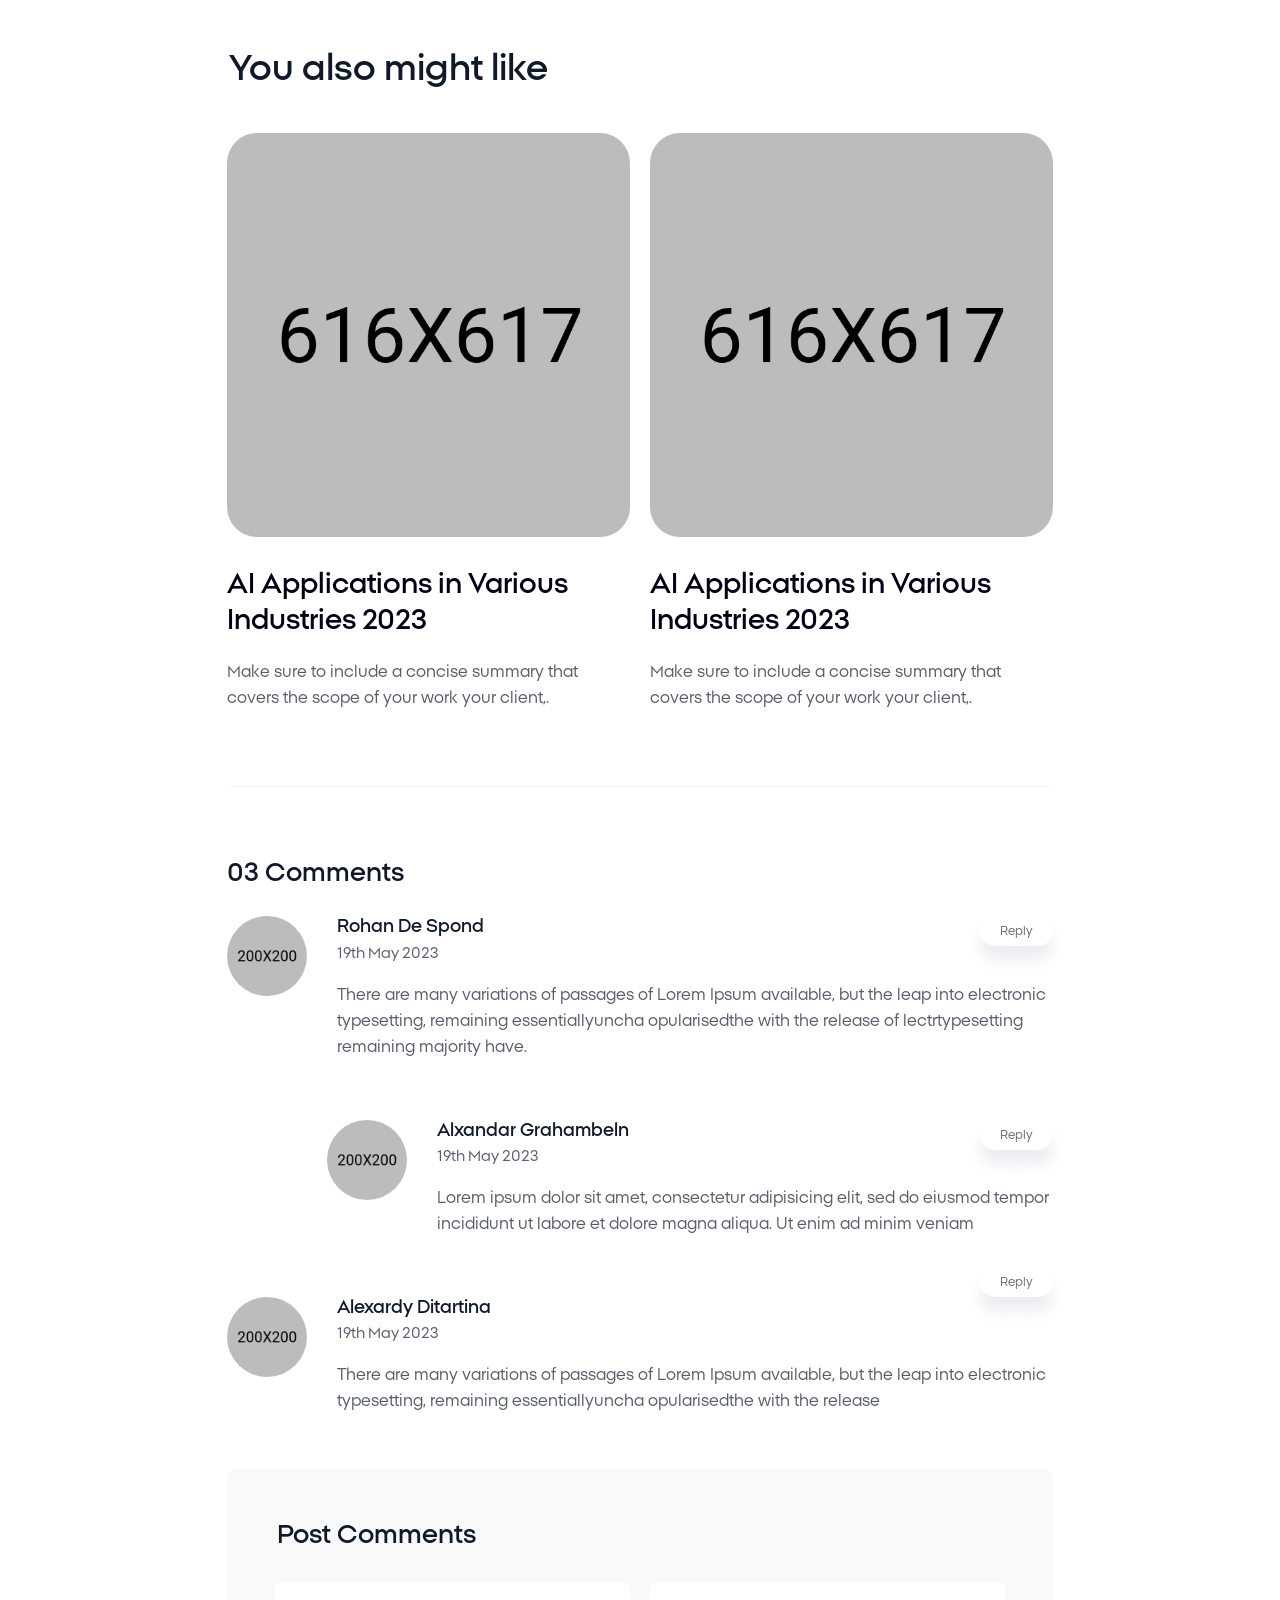
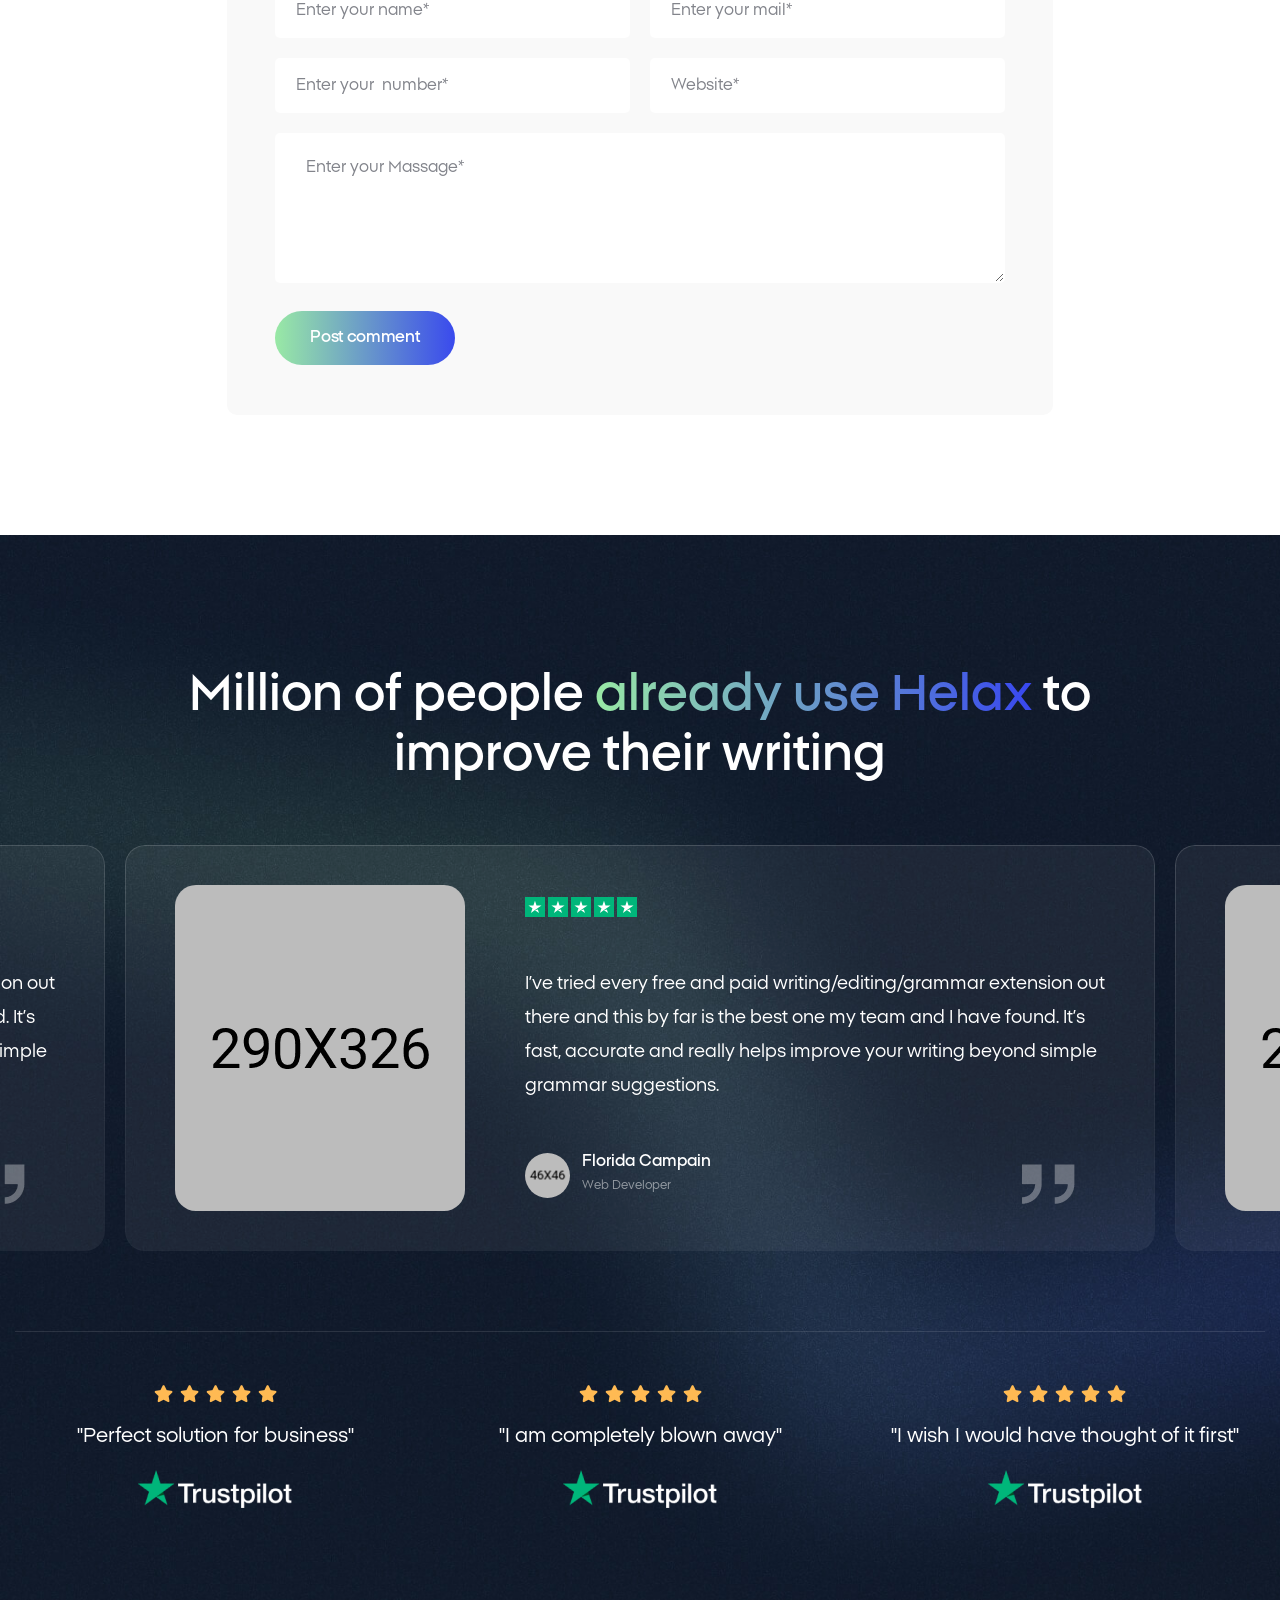
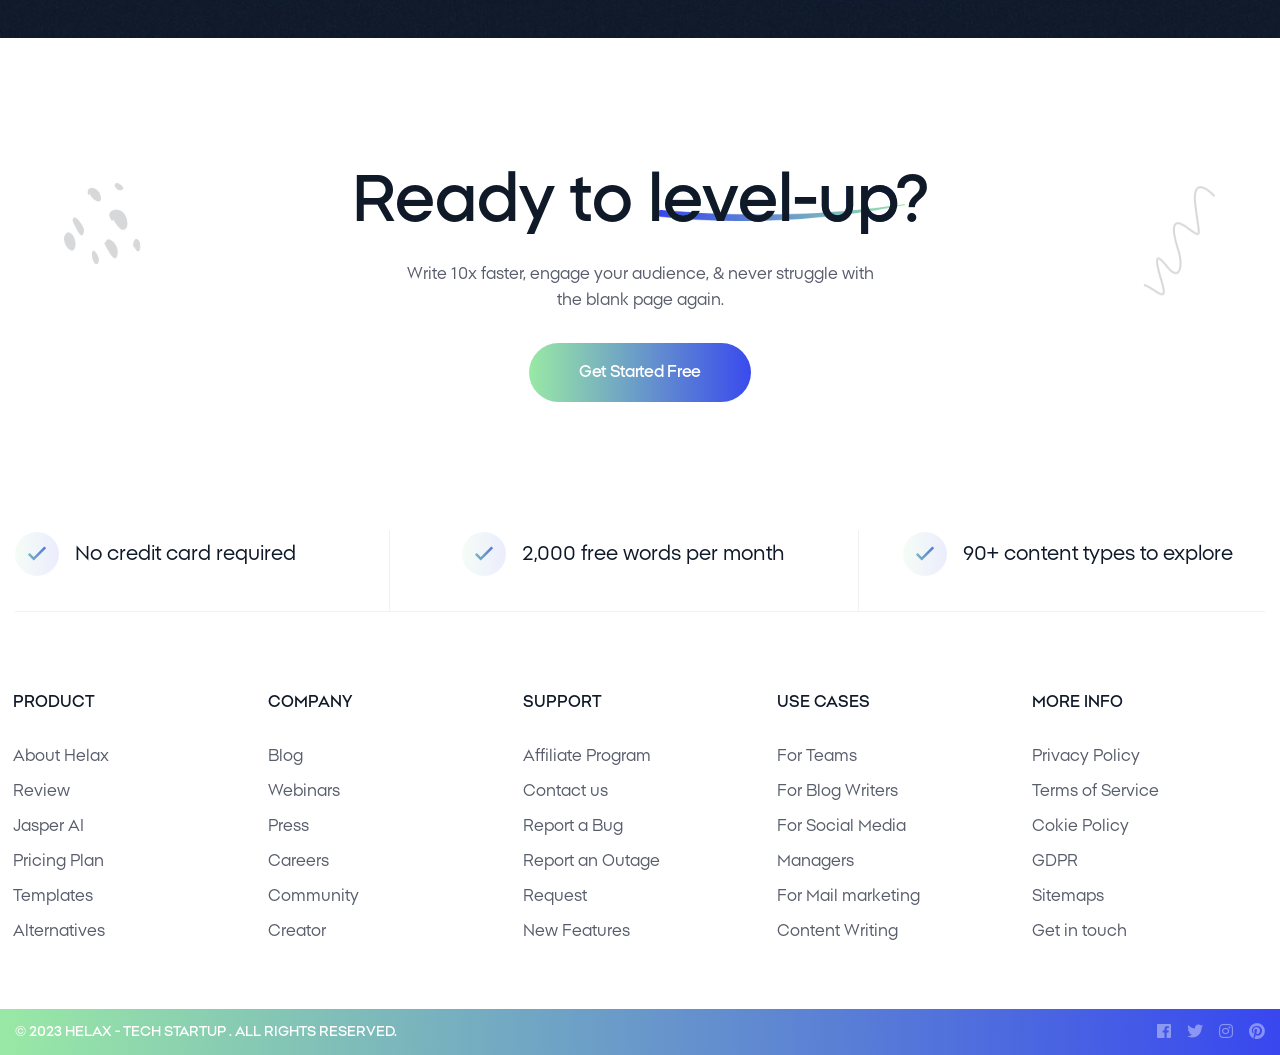
<file: Helax/blog-single.html>
<!doctype html>
<html lang="zxx">

<head>

    <!--========= Required meta tags =========-->
    <meta charset="utf-8">
    <meta http-equiv="x-ua-compatible" content="ie=edge">
    <meta name="description" content="">
    <meta name="viewport" content="width=device-width, initial-scale=1, shrink-to-fit=no">

    <title>Helax - Tech Startup Landing Page Html Template</title>

    <link rel="shortcut icon" href="assets/img/favicon.png" type="images/x-icon"/>

    <!-- css include -->
    <link rel="stylesheet" href="assets/css/bootstrap.min.css">
    <link rel="stylesheet" href="assets/css/fontawesome.css">
    <link rel="stylesheet" href="assets/css/animate.css">
    <link rel="stylesheet" href="assets/css/metisMenu.css">
    <link rel="stylesheet" href="assets/css/swiper.min.css">
    <link rel="stylesheet" href="assets/css/magnific-popup.css">
    <link rel="stylesheet" href="assets/css/main.css">
</head>

<body>

    <div id="xb-loadding" class="xb-loader"><div class="xb-dual-ring"></div></div>

    <div class="xb-cursor tx-js-cursor">
        <div class="xb-cursor-wrapper">
            <div class="xb-cursor--follower xb-js-follower"></div>
        </div>
    </div>

    <div class="progress-wrap">
        <svg class="progress-circle svg-content" width="100%" height="100%" viewBox="-1 -1 102 102">
            <path d="M50,1 a49,49 0 0,1 0,98 a49,49 0 0,1 0,-98"/>
        </svg>
    </div>

    <div class="body_wrap">
        
        <!-- header start -->
        <header class="site-header header-style-three">
            <div class="header__top">
                <div class="container mxw_1580">
                    <div class="ul_li_between">
                        <ul class="header__top-info ul_li">
                            <li><img src="assets/img/icon/envelope.svg" alt="">needhelp@company.com</li>
                            <li><img src="assets/img/icon/call.svg" alt="">+ 1 (880)-776-0608</li>
                        </ul>
                        <div class="header__right ul_li">
                            <ul class="header__links ul_li">
                                <li><a href="#!">Quick support</a></li>
                                <li><a href="#!">No Crédit card required</a></li>
                                <li><a href="#!">Career</a></li>
                            </ul>
                            <ul class="header__social ul_li">
                                <li><a href="#!"><i class="fab fa-facebook-f"></i></a></li>
                                <li><a href="#!"><i class="fab fa-twitter"></i></a></li>
                                <li><a href="#!"><i class="fab fa-dribbble"></i></a></li>
                                <li><a href="#!"><i class="fab fa-behance"></i></a></li>
                            </ul>
                        </div>
                    </div>
                </div>
            </div>
            <div class="header__main-wrap stricky">
                <div class="container mxw_1580">
                    <div class="header__main ul_li_between">
                        <div class="header__left ul_li">
                            <div class="d-none d-lg-block">
                                <a class="header__bar hamburger_menu" href="javascript:void(0);">
                                    <div class="header__bar-icon">
                                        <span></span>
                                        <span></span>
                                        <span></span>
                                    </div>
                                </a>
                            </div>
                            <div class="header__logo">
                                <a href="index.html"><img src="assets/img/logo/logo.svg" alt=""></a>
                            </div>
                        </div>
                        <div class="main-menu__wrap ul_li navbar navbar-expand-lg">
                            <nav class="main-menu collapse navbar-collapse">
                                <ul>
                                    <li class="menu-item-has-children active"><a href="index.html">Home</a>
                                        <ul class="submenu">
                                            <li><a href="index.html">Home Chatbot</a></li>
                                            <li><a href="home-2.html">Home CRM</a></li>
                                            <li class="active"><a href="home-3.html">Home Copy Writing</a></li>
                                        </ul>
                                    </li>
                                    <li><a class="scrollspy-btn" href="home-3.html#whatwedo">What we do</a></li>
                                    <li><a class="scrollspy-btn" href="home-3.html#process">Process</a></li>
                                    <li class="menu-item-has-children">
                                        <a href="#!">Blog</a>
                                        <ul class="submenu">
                                            <li><a href="blog.html">Blog</a></li>
                                            <li><a href="blog-single.html">Blog Details</a></li>
                                        </ul>
                                    </li>
                                    <li><a class="scrollspy-btn" href="contact.html">Get in touch</a></li>
                                </ul>
                            </nav>
                        </div>
                        <div class="header__right-info ul_li">
                            <div class="d-lg-none">
                                <a class="header__bar hamburger_menu" href="javascript:void(0);">
                                    <div class="header__bar-icon">
                                        <span></span>
                                        <span></span>
                                        <span></span>
                                    </div>
                                </a>
                            </div>
                            <a class="header__search header-search-btn" href="javascript:void(0);">
                                <img src="assets/img/icon/search.svg" alt="">
                            </a>
                            <div class="header__language header__account">
                                <ul>
                                    <li><a href="#!">
                                        <img src="assets/img/icon/user.svg" alt="">
                                        My Account
                                        <i class="far fa-angle-down"></i>
                                    </a>
                                        <ul class="lang_sub_list">
                                            <li><a href="#">Login</a></li>
                                            <li><a href="#">Sign up</a></li>
                                        </ul>
                                    </li>
                                </ul>
                            </div>
                            <div class="header__button">
                                <a class="thm-btn thm-btn--dark" href="#!">Learn More</a>
                            </div>
                        </div>
                    </div>
                    
                </div>
            </div>
        </header>
        <!-- header end -->

        <!-- slide bar start -->
		 <aside class="slide-bar">
            <div class="close-mobile-menu">
                <a class="tx-close" href="javascript:void(0);"></a>
            </div>

            <!-- sidebar-info start -->
            <div class="sidebar-info">
                <div class="sidebar-logo mb-30">
                    <a href="index.html">
                        <img src="assets/img/logo/logo.svg" alt="logo">
                    </a>
                </div>
                <div class="sidebar-content mb-40">
                    <p>Revolutionize Your Future: Harness the Power of Technology for Unparalleled Growth and Success!</p>
                </div>
                <ul class="sidebar-menu list-unstyled">
                    <li><a href="#!">About</a></li>
                    <li><a href="#!">Services</a></li>
                    <li><a href="#!">Projects</a></li>
                    <li><a href="#!">Blog</a></li>
                    <li><a href="#!">Contact</a></li>
                </ul>
                <div class="ul_li mt-60">
                    <div class="ct-content-wrap d-flex">
                        <div class="ct-title col-auto">Call us:</div>
                        <div class="ct-content-wrap col">
                            <div class="ct-item-wrap row">
                                <div class="ct-item col-auto "> 
                                    <span class="item-content"><a href="tel:02456787535" class="tel">024 5678 7535</a></span>
                                </div>
                                <div class="ct-item col-auto "> <span class="item-content"><a href="mailto:support@gmail.com">support@gmail.com</a></span>
                                </div>
                            </div>
                        </div>
                    </div>
                </div>
                
                <div class="sidebar-socials-wrap mt-30"> <a class="social-item" href="https://facebook.com" target="_blank">Facebook</a><a class="social-item" href="https://www.behance.net/" target="_blank">Behance</a><a class="social-item" href="#" target="_blank">Telegram</a><a class="social-item" href="https://dribbble.com/" target="_blank">Dribbble</a></div>
            </div>
            <!-- sidebar-info end -->

            <!-- side-mobile-menu start -->
            <nav class="side-mobile-menu">
                <div class="header-mobile-search">
                    <form role="search" method="get" action="#"> 
                        <input type="text" placeholder="Search Keywords"> 
                        <button type="submit"><i class="ti-search"></i></button>
                    </form>
                </div>
                <ul id="mobile-menu-active">
                    <li class="dropdown"><a href="index.html">Home</a>
                        <ul class="sub-menu">
                            <li><a href="index.html">Home Chatbot</a></li>
                            <li><a href="home-2.html">Home CRM</a></li>
                            <li class="active"><a href="home-3.html">Home Copy Writing</a></li>
                        </ul>
                    </li>
                    <li><a class="scrollspy-btn" href="home-3.html#whatwedo">What we do</a></li>
                    <li><a class="scrollspy-btn" href="home-3.html#process">Process</a></li>
                    <li class="dropdown">
                        <a href="#!">Blog</a>
                        <ul class="sub-menu">
                            <li><a href="blog.html">Blog</a></li>
                            <li><a href="blog-single.html">Blog Details</a></li>
                        </ul>
                    </li>
                    <li><a class="scrollspy-btn" href="contact.html">Get in touch</a></li>
                </ul>
            </nav>
            <!-- side-mobile-menu end -->
        </aside>

         <!-- header search start -->
         <div class="header-search-form-wrapper">
            <div class="tx-search-close tx-close"></div>
            <div class="header-search-container">
                <form role="search" class="search-form" action="#">
                <input type="search"  class="search-field" placeholder="Search …" value="" name="s">
                <button type="submit" class="search-submit"><i class="flaticon-magnifying-glass"></i></button>
                </form>
            </div>
        </div>
        <!-- header search end -->
        <div class="body-overlay"></div>
        <!-- slide bar end -->

       <main>

            <!-- breadcrumb start -->
            <section class="breadcrumb pos-rel bg_img" data-background="assets/img/bg/breadcrumb_bg.jpg">
                <div class="container">
                    <h2 class="breadcrumb__title">Blog Details</h2>
                </div>
                <div class="breadcrumb__shape">
                    <div class="shape shape--1">
                        <img src="assets/img/shape/brc_shape1.png" alt="">
                    </div>
                    <div class="shape shape--2">
                        <img src="assets/img/shape/brc_shape2.png" alt="">
                    </div>
                </div>
            </section>
            <!-- breadcrumb end -->

            <!-- blog start -->
            <section class="blog-single pt-125 pb-120">
                <div class="container">
                    <div class="row justify-content-center">
                        <div class="col-lg-10">
                            <article class="blog-single__wrap">
                                <div class="blog-single__thumb">
                                    <img src="assets/img/blog/img_05.jpg" alt="">
                                    <div class="blog-single__meta blog__meta">
                                        <ul class="ul_li_center">
                                            <li>
                                                <div class="blog-single__author ul_li">
                                                    <div class="avatar">
                                                        <img src="assets/img/avatar/blog_avatar.jpg" alt="">
                                                    </div>
                                                    <h4>Kathryn Murphy</h4>
                                                </div>
                                            </li>
                                            <li><i class="far fa-clock"></i>2023/03/10</li>
                                            <li><i class="far fa-comment-alt-lines"></i>05</li>
                                            <li><i class="far fa-eye"></i>1,526 Viewers</li>
                                        </ul>
                                    </div>
                                </div>
                                <div class="blog-single__content mt-10">
                                    <h2>Demystifying Artificial Intelligence: A Beginner's Guide to AI Solution</h2>
                                    <p>Artificial Intelligence (AI) has become an integral part of our modern world, transforming various industries and revolutionizing the way we live and work. However, understanding AI can sometimes seem daunting, as it encompasses a wide range of technologies, algorithms, and applications. In this beginner's guide, we will demystify the concept of AI and provide a comprehensive overview of AI solutions, empowering you to grasp the fundamentals and unlock the potential of this groundbreaking field.</p>
                                    <p> Moreover, designers should embrace sustainability and ethical design practices, as the world is becoming increasingly conscious of environmental and social issues. They should strive to create designs that are environmentally friendly, socially responsible, and inclusive of all individuals.</p>
                                    <p>In summary, designers can prepare for the future by being adaptable, continuously learning, developing new skills, understanding human psychology, and embracing sustainability and ethical design practices</p>
                                    <div class="mt-50">
                                        <blockquote class="text-center">
                                            <div class="icon">
                                                <img src="assets/img/icon/bquote.png" alt="">
                                            </div>
                                            AI and provide a comprehensive overview of AI solutions, empowering you for magic.
                                            <span>- Robert Vibes</span>
                                        </blockquote>
                                    </div>
                                    <div class="blog-single__images mt-55">
                                        <div class="row mt-none-20">
                                            <div class="col-lg-6 mt-20">
                                                <img src="assets/img/blog/img_06.jpg" alt="">
                                            </div>
                                            <div class="col-lg-6 mt-20">
                                                <img src="assets/img/blog/img_07.jpg" alt="">
                                            </div>
                                        </div>    
                                    </div>
                                    <p>Designers should also have a good understanding of emerging markets and how design can be used to address global issues. This includes designing solutions that are accessible</p>
                                    <p>Artificial Intelligence (AI) has become an integral part of our modern world, transforming various industries and revolutionizing the way we live and work. However, understanding AI can sometimes seem daunting, as it encompasses a wide range of technologies, algorithms, and applications. In this beginner's guide, we will demystify the concept of AI and provide a comprehensive overview.</p>
                                    <p>Overall, preparing for the future as a designer requires a combination of technical skills, creativity, collaboration, and a willingness to adapt and evolve with the times. By focusing on these areas, designers can stay ahead of the curve and continue to create meaningful </p>
                                </div>
                            </article>
                            <div class="post-footer">
                                <div class="post-tags-share ul_li_between mt-60 mb-55">
                                    <div class="tags ul_li mt-10">
                                        <ul class="list-unstyled ul_li">
                                            <li><a href="#!">Business</a></li>
                                            <li><a href="#!">services</a></li>
                                            <li><a href="#!">data</a></li>
                                        </ul>
                                    </div>
                                    <div class="social-share ul_li mt-10">
                                        <ul class="ul_li">
                                            <li><a href="#!"><i class="fab fa-facebook-f"></i></a></li>
                                            <li><a href="#!"><i class="fab fa-youtube"></i></a></li>
                                            <li><a href="#!"><i class="fab fa-instagram"></i></a></li>
                                            <li><a href="#!"><i class="fab fa-dribbble"></i></a></li>
                                        </ul>
                                    </div>
                                </div>
                               <div class="post-author">
                                    <div class="post-author__avatar">
                                        <img src="assets/img/avatar/blog_avatar2.jpg" alt="">
                                    </div>
                                    <h5>About Penny Lane</h5>
                                    <p>The Founder and Creative Director of GOCO, a digital creative studio in USA, has over 15 years of experience as an award-winning Creative Director/Art for clients.</p>
                               </div>
                               <div class="post-nav">
                                    <div class="post-nav__item post-left">
                                        <div class="post-nav__inner pos-rel">
                                            <h3 class="border_effect"><a href="blog-single.html">Differentiating between narrow AI and general AI.</a></h3>
                                            <span>FEBRUARY 20,2023</span>
                                            <div class="icon">
                                                <i class="far fa-long-arrow-left"></i>
                                            </div>
                                            <a class="link" href="blog-single.html"></a>
                                        </div>
                                    </div>
                                    <div class="post-nav__item post-right">
                                        <div class="post-nav__inner pos-rel">
                                            <h3 class="border_effect"><a href="blog-single.html">Differentiating between narrow AI and general AI.</a></h3>
                                            <span>FEBRUARY 20,2023</span>
                                            <div class="icon">
                                                <i class="far fa-long-arrow-right"></i>
                                            </div>
                                            <a class="link" href="blog-single.html"></a>
                                        </div>
                                    </div>
                                    <div class="grid_icon">
                                        <a href="blog.html"><img src="assets/img/icon/grid_icon.png" alt=""></a>
                                    </div>
                               </div>
                               <div class="post-related mt-80">
                                    <h3 class="title">You also might like</h3>
                                    <div class="row mt-none-30">
                                        <div class="col-lg-6 mt-30">
                                            <div class="post-related__item">
                                                <div class="thumb">
                                                    <a href="blog-single.html"><img src="assets/img/blog/img_08.jpg" alt=""></a>
                                                </div>
                                                <h3 class="border_effect"><a href="blog-single.html">AI Applications in Various Industries 2023</a></h3>
                                                <p>Make sure to include a concise summary that covers the scope of your work your client,.</p>
                                            </div>
                                        </div>
                                        <div class="col-lg-6 mt-30">
                                            <div class="post-related__item">
                                                <div class="thumb">
                                                    <a href="blog-single.html"><img src="assets/img/blog/img_09.jpg" alt=""></a>
                                                </div>
                                                <h3 class="border_effect"><a href="blog-single.html">AI Applications in Various Industries 2023</a></h3>
                                                <p>Make sure to include a concise summary that covers the scope of your work your client,.</p>
                                            </div>
                                        </div>
                                    </div>
                               </div>
                               <div class="row">
                                    <div class="col-xl-12">
                                        <div class="post-comments">
                                            <h2 class="title mb-25">03 Comments</h2>
                                            <div class="latest__comments">
                                                <ul class="list-unstyled mb-0">
                                                    <li>
                                                        <div class="comments-box">
                                                            <div class="comments-avatar">
                                                                <img src="assets/img/avatar/cmnt1.jpg" alt="">
                                                            </div>
                                                            <div class="comments-text">
                                                                <div class="avatar-name">
                                                                    <h5>Rohan De Spond</h5>
                                                                    <span>19th May 2023</span>
                                                                </div>
                                                                <p>There are many variations of passages of Lorem Ipsum available, but the leap into electronic typesetting, remaining
                                                                    essentiallyuncha opularisedthe with the release of lectrtypesetting remaining
                                                                    majority have.</p>
                                                            </div>
                                                            <a class="reply" href="#0">Reply</a>
                                                        </div>
                                                    </li>
                                                    <li class="children">
                                                        <div class="comments-box">
                                                            <div class="comments-avatar">
                                                                <img src="assets/img/avatar/cmnt2.jpg" alt="">
                                                            </div>
                                                            <div class="comments-text">
                                                                <div class="avatar-name">
                                                                    <h5>Alxandar Grahambeln</h5>
                                                                    <span>19th May 2023</span>
                                                                </div>
                                                                <p>Lorem ipsum dolor sit amet, consectetur adipisicing elit, sed do eiusmod
                                                                    tempor incididunt
                                                                    ut labore et dolore magna aliqua. Ut enim ad minim veniam</p>
                                                            </div>
                                                            <a class="reply" href="#0">Reply</a>
                                                        </div>
                                                    </li>
                                                    <li>
                                                        <div class="comments-box">
                                                            <div class="comments-avatar">
                                                                <img src="assets/img/avatar/cmnt3.jpg" alt="">
                                                            </div>
                                                            <div class="comments-text">
                                                                <div class="avatar-name">
                                                                    <h5>Alexardy Ditartina</h5>
                                                                    <span>19th May 2023</span>
                                                                </div>
                                                                <p>There are many variations of passages of Lorem Ipsum available, but the leap into electronic typesetting, remaining
                                                                    essentiallyuncha opularisedthe with the release</p>
                                                            </div>
                                                            <a class="reply" href="#0">Reply</a>
                                                        </div>
                                                    </li>
                                                </ul>
                                            </div>
                                        </div>
                                        <div class="comments-form">
                                            <h2 class="title">Post Comments</h2>
                                            <form class="form" action="#">
                                                <div class="row">
                                                    
                                                    <div class="col-lg-6">
                                                        <div class="field-item">
                                                            <input type="text" placeholder="Enter your name*">
                                                        </div>
                                                    </div>
                                                    <div class="col-lg-6">
                                                        <div class="field-item">
                                                            <input type="email" placeholder="Enter your mail*">
                                                        </div>
                                                    </div>
                                                    <div class="col-lg-6">
                                                        <div class="field-item">
                                                            <input type="text" placeholder="Enter your  number*">
                                                        </div>
                                                    </div>
                                                    <div class="col-lg-6">
                                                        <div class="field-item">
                                                            <input type="text" placeholder="Website*">
                                                        </div>
                                                    </div>
                                                    
                                                    <div class="col-12">
                                                        <div class="field-item">
                                                            <textarea name="comments" id="comments" cols="30" rows="10" placeholder="Enter your Massage*"></textarea>
                                                        </div>
                                                    </div>
                                                    <div class="col-12">
                                                        <div class="comments-form__btn">
                                                            <button class="thm-btn thm-btn--gradient" type="submit">Post comment</button>
                                                            
                                                        </div>
                                                    </div>
                                                </div>
                                            </form>
                                        </div>
                                    </div>
                                </div>
                            </div>
                        </div>
                    </div>
                </div>
            </section>
            <!-- blog end -->
            
            <!-- testimonial start -->
            <section class="testimonial testimonial__bg pt-130 pb-130" data-background="assets/img/bg/testimonial__bg.jpg">
                <div class="container">
                    <div class="sec-title sec-title--white text-center mb-60">
                        <h2 class="sec-title__title mb-15">Million of people <span>already use Helax</span> to <br> improve their writing</h2>
                    </div>
                </div>
                <div class="testimonial__slider swiper-container">
                    <div class="swiper-wrapper">
                        <div class="swiper-slide testimonial__item">
                            <div class="image">
                                <img src="assets/img/testimonial/img_01.jpg" alt="">
                            </div>
                            <div class="content">
                                <div class="testimonial__icon ul_li mb-50">
                                    <span><img src="assets/img/icon/trustpilot.svg" alt=""></span>
                                    <span><img src="assets/img/icon/trustpilot.svg" alt=""></span>
                                    <span><img src="assets/img/icon/trustpilot.svg" alt=""></span>
                                    <span><img src="assets/img/icon/trustpilot.svg" alt=""></span>
                                    <span><img src="assets/img/icon/trustpilot.svg" alt=""></span>
                                </div>
                                <p>I’ve tried every free and paid writing/editing/grammar extension out there and this by far is the best one my team and I have found. It’s fast, accurate and really helps improve your writing beyond simple grammar suggestions.</p>
                                <div class="testimonial__author ul_li mt-50">
                                    <div class="avatar">
                                        <img src="assets/img/testimonial/avatar.jpg" alt="">
                                    </div>
                                    <div class="info">
                                        <h4>Florida Campain</h4>
                                        <span>Web Developer</span>
                                    </div>
                                </div>
                                <div class="testimonial__quote">
                                    <img src="assets/img/icon/quote.png" alt="">
                                </div>
                            </div>
                        </div>
                        <div class="swiper-slide testimonial__item">
                            <div class="image">
                                <img src="assets/img/testimonial/img_02.jpg" alt="">
                            </div>
                            <div class="content">
                                <div class="testimonial__icon ul_li mb-50">
                                    <span><img src="assets/img/icon/trustpilot.svg" alt=""></span>
                                    <span><img src="assets/img/icon/trustpilot.svg" alt=""></span>
                                    <span><img src="assets/img/icon/trustpilot.svg" alt=""></span>
                                    <span><img src="assets/img/icon/trustpilot.svg" alt=""></span>
                                    <span><img src="assets/img/icon/trustpilot.svg" alt=""></span>
                                </div>
                                <p>I’ve tried every free and paid writing/editing/grammar extension out there and this by far is the best one my team and I have found. It’s fast, accurate and really helps improve your writing beyond simple grammar suggestions.</p>
                                <div class="testimonial__author ul_li mt-50">
                                    <div class="avatar">
                                        <img src="assets/img/testimonial/avatar.jpg" alt="">
                                    </div>
                                    <div class="info">
                                        <h4>Florida Campain</h4>
                                        <span>Web Developer</span>
                                    </div>
                                </div>
                                <div class="testimonial__quote">
                                    <img src="assets/img/icon/quote.png" alt="">
                                </div>
                            </div>
                        </div>
                        <div class="swiper-slide testimonial__item">
                            <div class="image">
                                <img src="assets/img/testimonial/img_03.jpg" alt="">
                            </div>
                            <div class="content">
                                <div class="testimonial__icon ul_li mb-50">
                                    <span><img src="assets/img/icon/trustpilot.svg" alt=""></span>
                                    <span><img src="assets/img/icon/trustpilot.svg" alt=""></span>
                                    <span><img src="assets/img/icon/trustpilot.svg" alt=""></span>
                                    <span><img src="assets/img/icon/trustpilot.svg" alt=""></span>
                                    <span><img src="assets/img/icon/trustpilot.svg" alt=""></span>
                                </div>
                                <p>I’ve tried every free and paid writing/editing/grammar extension out there and this by far is the best one my team and I have found. It’s fast, accurate and really helps improve your writing beyond simple grammar suggestions.</p>
                                <div class="testimonial__author ul_li mt-50">
                                    <div class="avatar">
                                        <img src="assets/img/testimonial/avatar.jpg" alt="">
                                    </div>
                                    <div class="info">
                                        <h4>Florida Campain</h4>
                                        <span>Web Developer</span>
                                    </div>
                                </div>
                                <div class="testimonial__quote">
                                    <img src="assets/img/icon/quote.png" alt="">
                                </div>
                            </div>
                        </div>
                        <div class="swiper-slide testimonial__item">
                            <div class="image">
                                <img src="assets/img/testimonial/img_01.jpg" alt="">
                            </div>
                            <div class="content">
                                <div class="testimonial__icon ul_li mb-50">
                                    <span><img src="assets/img/icon/trustpilot.svg" alt=""></span>
                                    <span><img src="assets/img/icon/trustpilot.svg" alt=""></span>
                                    <span><img src="assets/img/icon/trustpilot.svg" alt=""></span>
                                    <span><img src="assets/img/icon/trustpilot.svg" alt=""></span>
                                    <span><img src="assets/img/icon/trustpilot.svg" alt=""></span>
                                </div>
                                <p>I’ve tried every free and paid writing/editing/grammar extension out there and this by far is the best one my team and I have found. It’s fast, accurate and really helps improve your writing beyond simple grammar suggestions.</p>
                                <div class="testimonial__author ul_li mt-50">
                                    <div class="avatar">
                                        <img src="assets/img/testimonial/avatar.jpg" alt="">
                                    </div>
                                    <div class="info">
                                        <h4>Florida Campain</h4>
                                        <span>Web Developer</span>
                                    </div>
                                </div>
                                <div class="testimonial__quote">
                                    <img src="assets/img/icon/quote.png" alt="">
                                </div>
                            </div>
                        </div>
                    </div>
                </div>
                <div class="container">
                    <div class="testimonial__review">
                        <div class="row justify-content-center mt-none-30">
                            <div class="col-lg-4 col-md-6 mt-30">
                                <div class="testimonial__review-item text-center">
                                    <ul class="rating-star ul_li_center mb-15">
                                        <li><i class="fas fa-star"></i></li>
                                        <li><i class="fas fa-star"></i></li>
                                        <li><i class="fas fa-star"></i></li>
                                        <li><i class="fas fa-star"></i></li>
                                        <li><i class="fas fa-star"></i></li>
                                    </ul>
                                    <h4>"Perfect solution for business"</h4>
                                    <img src="assets/img/icon/trustpilot.png" alt="">
                                </div>
                            </div>
                            <div class="col-lg-4 col-md-6 mt-30">
                                <div class="testimonial__review-item text-center">
                                    <ul class="rating-star ul_li_center mb-15">
                                        <li><i class="fas fa-star"></i></li>
                                        <li><i class="fas fa-star"></i></li>
                                        <li><i class="fas fa-star"></i></li>
                                        <li><i class="fas fa-star"></i></li>
                                        <li><i class="fas fa-star"></i></li>
                                    </ul>
                                    <h4>"I am completely blown away"</h4>
                                    <img src="assets/img/icon/trustpilot.png" alt="">
                                </div>
                            </div>
                            <div class="col-lg-4 col-md-6 mt-30">
                                <div class="testimonial__review-item text-center">
                                    <ul class="rating-star ul_li_center mb-15">
                                        <li><i class="fas fa-star"></i></li>
                                        <li><i class="fas fa-star"></i></li>
                                        <li><i class="fas fa-star"></i></li>
                                        <li><i class="fas fa-star"></i></li>
                                        <li><i class="fas fa-star"></i></li>
                                    </ul>
                                    <h4>"I wish I would have thought of it first"</h4>
                                    <img src="assets/img/icon/trustpilot.png" alt="">
                                </div>
                            </div>
                        </div> 
                    </div>
                </div>
            </section>
            <!-- testimonial end -->

            <!-- cta start -->
            <section class="cta pos-rel pt-125 pb-120">
                <div class="cta__content text-center">
                    <div class="sec-title sec-title--big text-center mb-30">
                        <h2 class="sec-title__title mb-20">Ready to <span class="shape">level-up</span>?</h2>
                        <p>Write 10x faster, engage your audience, & never struggle with <br> the blank page again.</p>
                    </div>
                    <a class="thm-btn thm-btn--gradient" href="#!">Get Started Free</a>
                </div>
                <div class="brand__vector">
                    <div class="vector vector--1" data-parallax='{"y" : 80}'>
                        <img class="wow fadeInLeft" src="assets/img/shape/br_shape2.png" alt="">
                    </div>
                    <div class="vector vector--2" data-parallax='{"y" : 70}'>
                        <img class="wow fadeInRight" src="assets/img/shape/br_shape1.png" alt="">
                    </div>
                </div>
            </section>
            <!-- cta end -->
       </main>

        <footer class="site-footer">
            <div class="container">
                <ul class="footer__top ul_li_between">
                    <li><i class="far fa-check"></i>No credit card required</li>
                    <li><i class="far fa-check"></i>2,000 free words per month</li>
                    <li><i class="far fa-check"></i>90+ content types to explore</li>
                </ul>
                <div class="footer__widget-warp pt-80 pb-75">
                    <div class="row mt-none-30 row-cols-1 row-cols-xl-5 row-cols-lg-5 row-cols-md-3 row-cols-sm-2">
                        <div class="col mt-30">
                            <div class="footer__widget">
                                <h3 class="widget-title">Product</h3>
                                <ul class="widget__link list-unstyled">
                                    <li><a href="#!">About Helax</a></li>
                                    <li><a href="#!">Review</a></li>
                                    <li><a href="#!">Jasper AI</a></li>
                                    <li><a href="#!">Pricing Plan</a></li>
                                    <li><a href="#!">Templates</a></li>
                                    <li><a href="#!">Alternatives</a></li>
                                </ul>
                            </div>
                        </div>
                        <div class="col mt-30">
                            <div class="footer__widget">
                                <h3 class="widget-title">Company</h3>
                                <ul class="widget__link list-unstyled">
                                    <li><a href="#!">Blog</a></li>
                                    <li><a href="#!">Webinars</a></li>
                                    <li><a href="#!">Press</a></li>
                                    <li><a href="#!">Careers</a></li>
                                    <li><a href="#!">Community</a></li>
                                    <li><a href="#!">Creator</a></li>
                                </ul>
                            </div>
                        </div>
                        <div class="col mt-30">
                            <div class="footer__widget">
                                <h3 class="widget-title">Support</h3>
                                <ul class="widget__link list-unstyled">
                                    <li><a href="#!">Affiliate Program</a></li>
                                    <li><a href="#!">Contact us</a></li>
                                    <li><a href="#!">Report a Bug</a></li>
                                    <li><a href="#!">Report an Outage</a></li>
                                    <li><a href="#!">Request</a></li>
                                    <li><a href="#!">New Features</a></li>
                                </ul>
                            </div>
                        </div>
                        <div class="col mt-30">
                            <div class="footer__widget">
                                <h3 class="widget-title">Use Cases</h3>
                                <ul class="widget__link list-unstyled">
                                    <li><a href="#!">For Teams</a></li>
                                    <li><a href="#!">For Blog Writers</a></li>
                                    <li><a href="#!">For Social Media</a></li>
                                    <li><a href="#!">Managers</a></li>
                                    <li><a href="#!">For Mail marketing</a></li>
                                    <li><a href="#!">Content Writing</a></li>
                                </ul>
                            </div>
                        </div>
                        <div class="col mt-30">
                            <div class="footer__widget">
                                <h3 class="widget-title">More info</h3>
                                <ul class="widget__link list-unstyled">
                                    <li><a href="#!">Privacy Policy</a></li>
                                    <li><a href="#!">Terms of Service</a></li>
                                    <li><a href="#!">Cokie Policy</a></li>
                                    <li><a href="#!">GDPR</a></li>
                                    <li><a href="#!">Sitemaps</a></li>
                                    <li><a href="#!">Get in touch</a></li>
                                </ul>
                            </div>
                        </div>
                    </div>
                </div>
            </div>
            <div class="footer__copyright gradient-bg">
                <div class="container">
                    <div class="ul_li_between mt-none-10">
                        <div class="footer__copyright-text mt-10">
                            © 2023 Helax - Tech startup . All Rights Reserved.
                        </div>
                        <ul class="footer__social ul_li mt-10">
                            <li><a href="#!"><i class="fab fa-facebook"></i></a></li>
                            <li><a href="#!"><i class="fab fa-twitter"></i></a></li>
                            <li><a href="#!"><i class="fab fa-instagram"></i></a></li>
                            <li><a href="#!"><i class="fab fa-pinterest"></i></a></li>
                        </ul>
                    </div>
                </div>
            </div>
        </footer>

    </div>

    <!-- jquery include -->
    <script src="assets/js/jquery-3.5.1.min.js"></script>
    <script src="assets/js/bootstrap.bundle.min.js"></script>
    <script src="assets/js/swiper.min.js"></script>
    <script src="assets/js/wow.min.js"></script>
    <script src="assets/js/appear.js"></script>
    <script src="assets/js/jquery.magnific-popup.min.js"></script>
    <script src="assets/js/metisMenu.min.js"></script>
    <script src="assets/js/cursor.js"></script>
    <script src="assets/js/jquery.marquee.min.js"></script>
    <script src="assets/js/parallax-scroll.js"></script>
    <script src="assets/js/easing.min.js"></script>
    <script src="assets/js/scrollspy.js"></script>
    <script src="assets/js/main.js"></script>
    
</body>

</html>
</file>
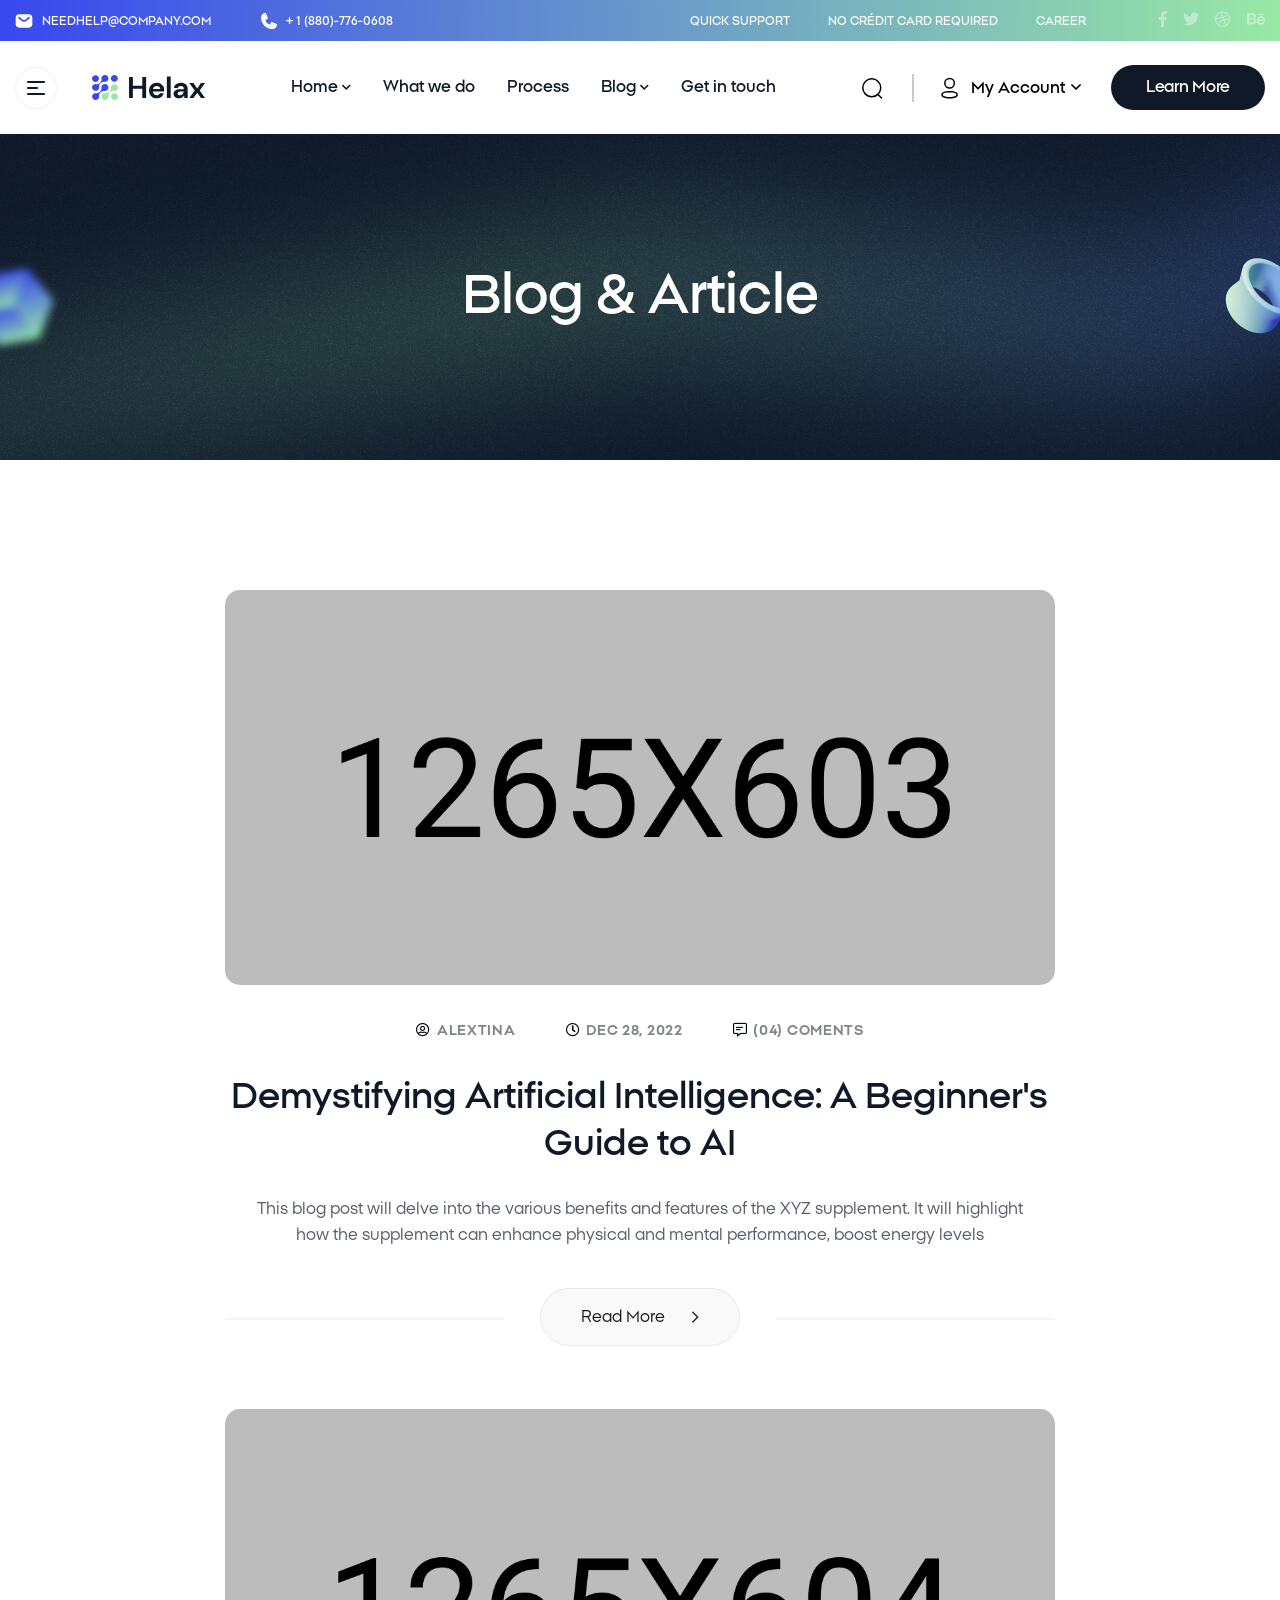
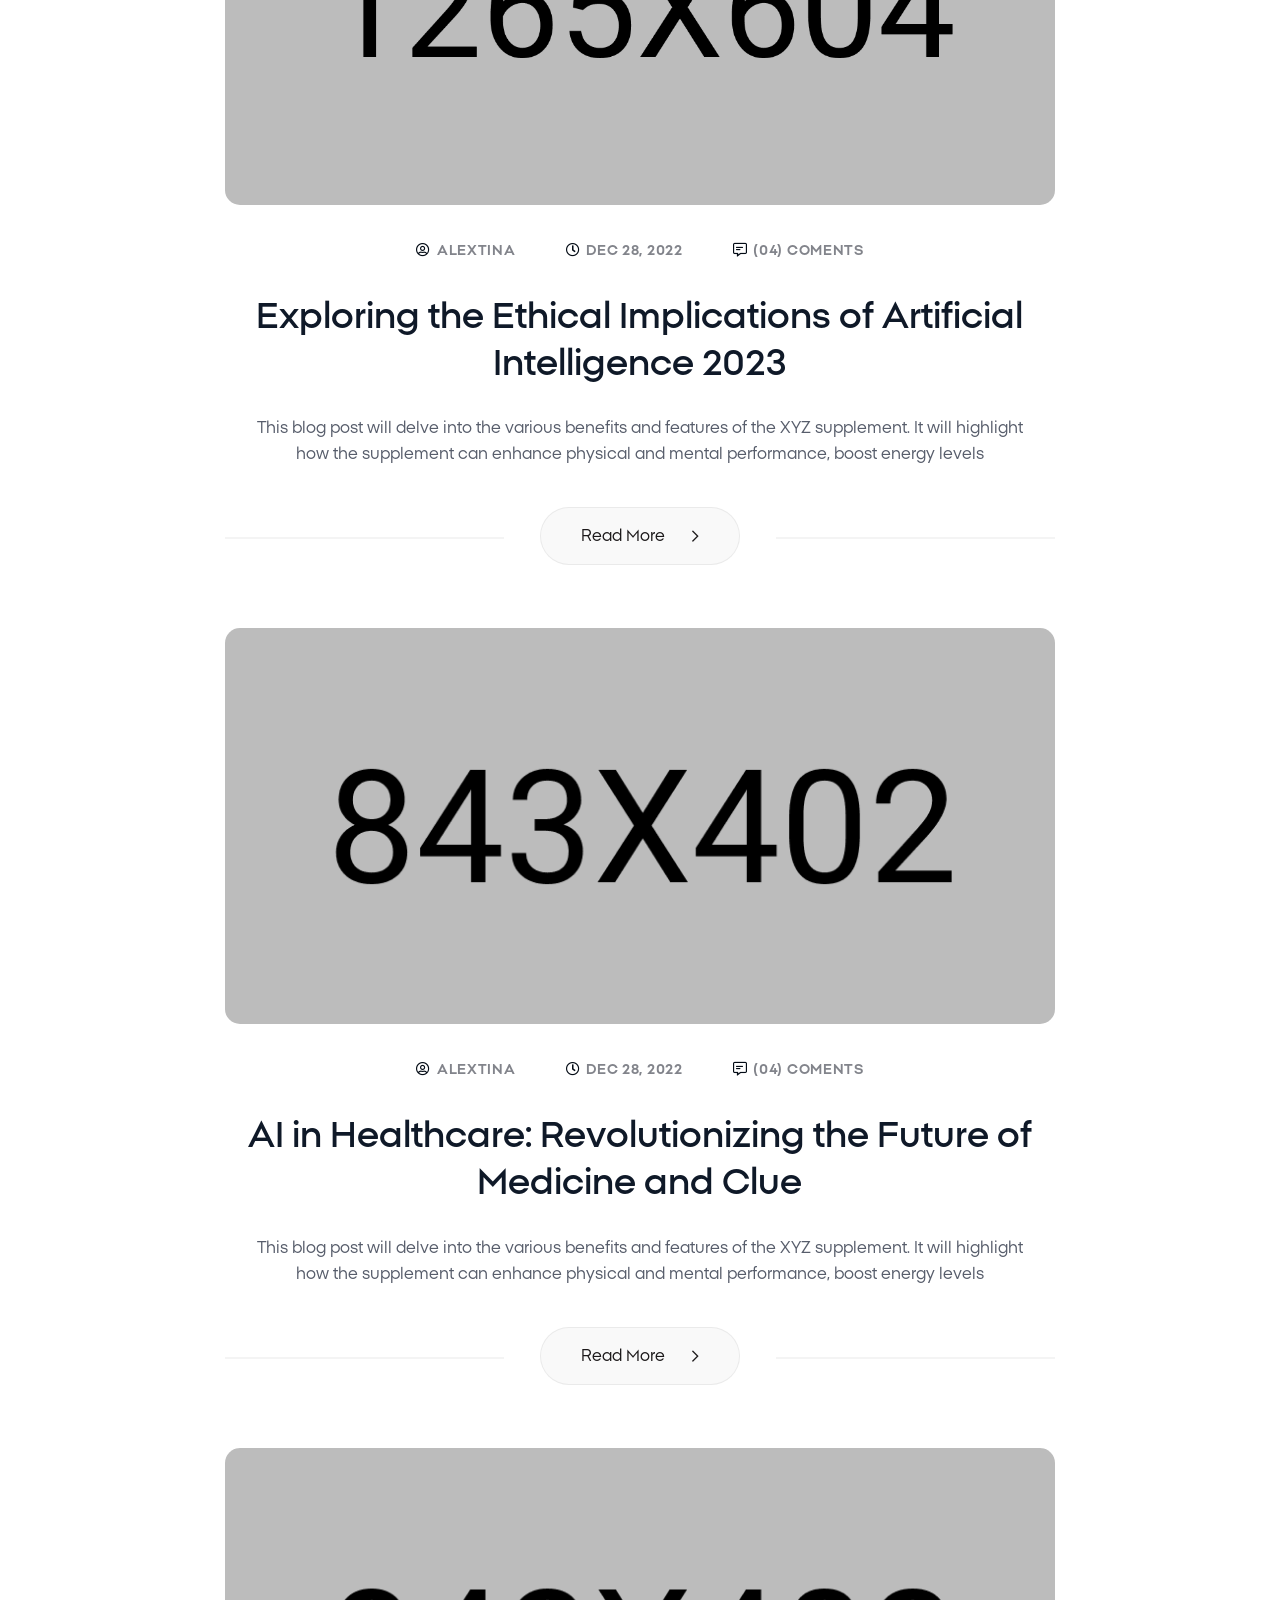
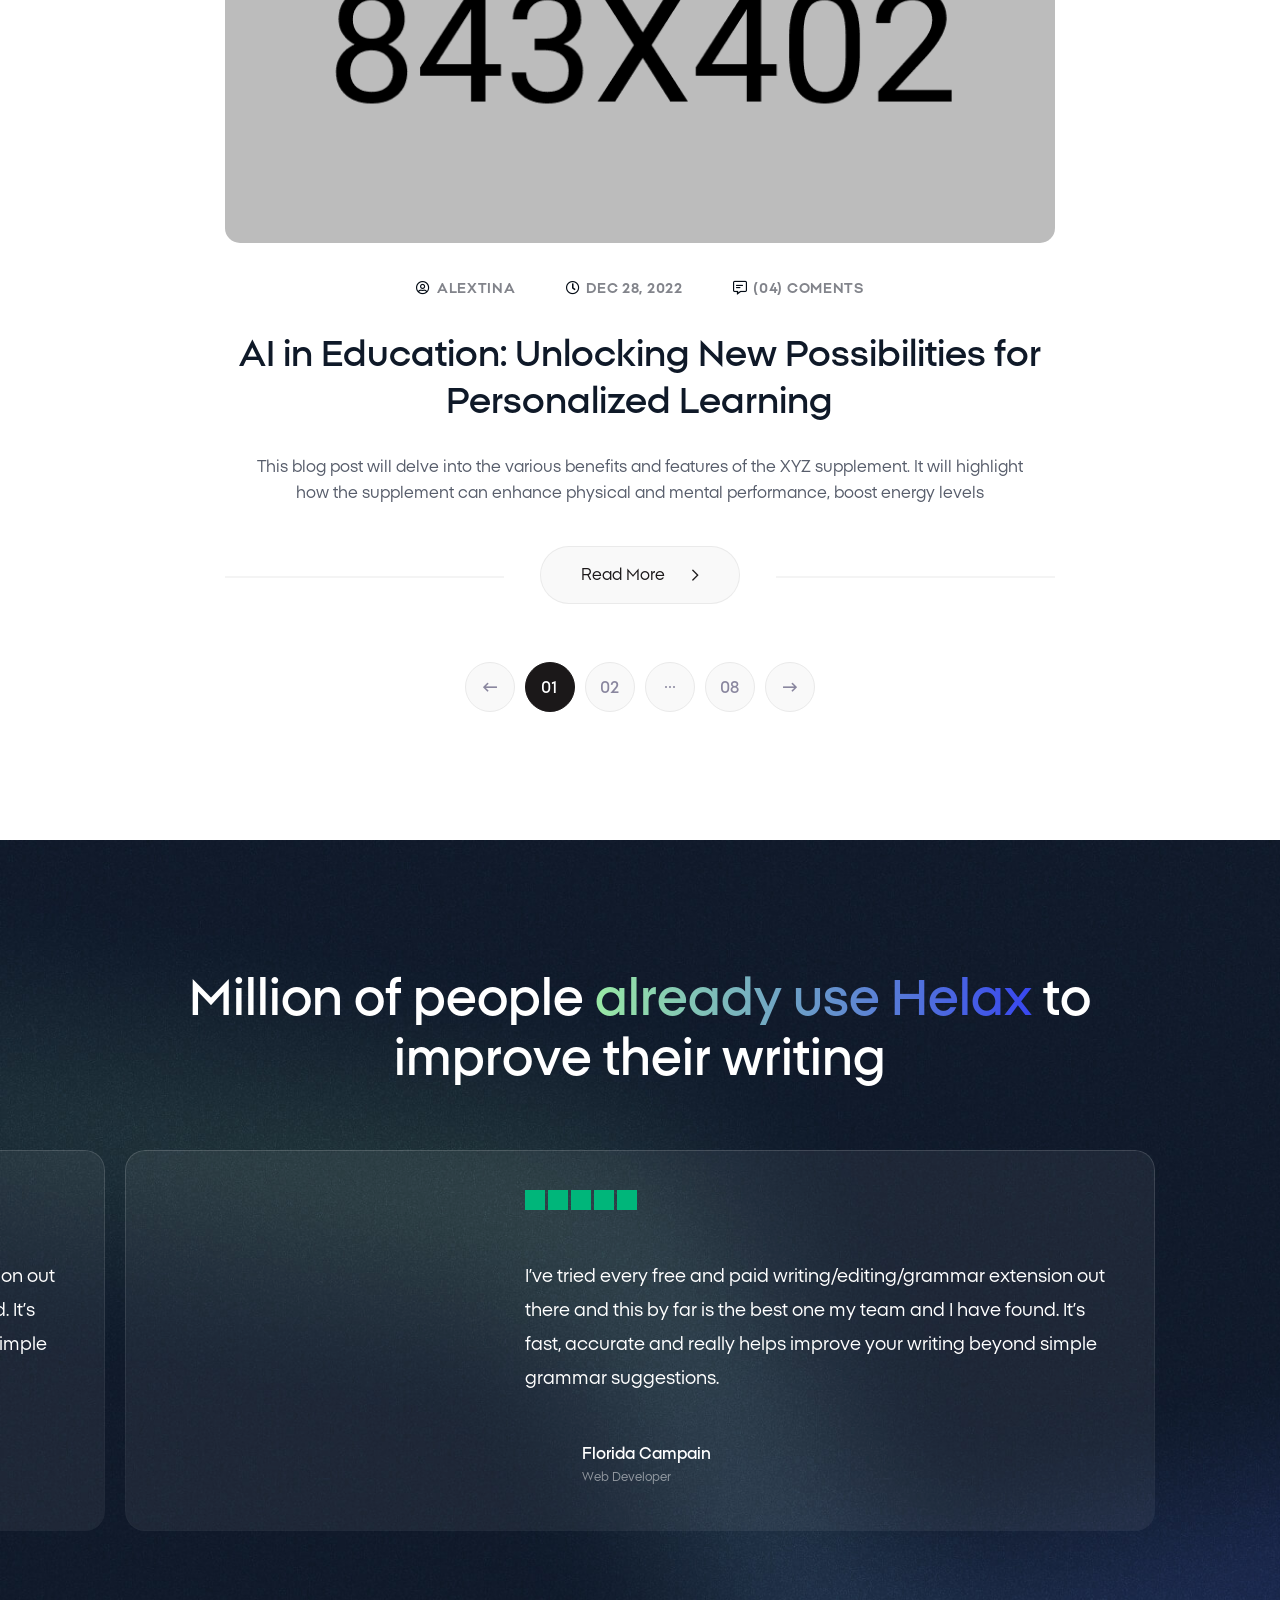
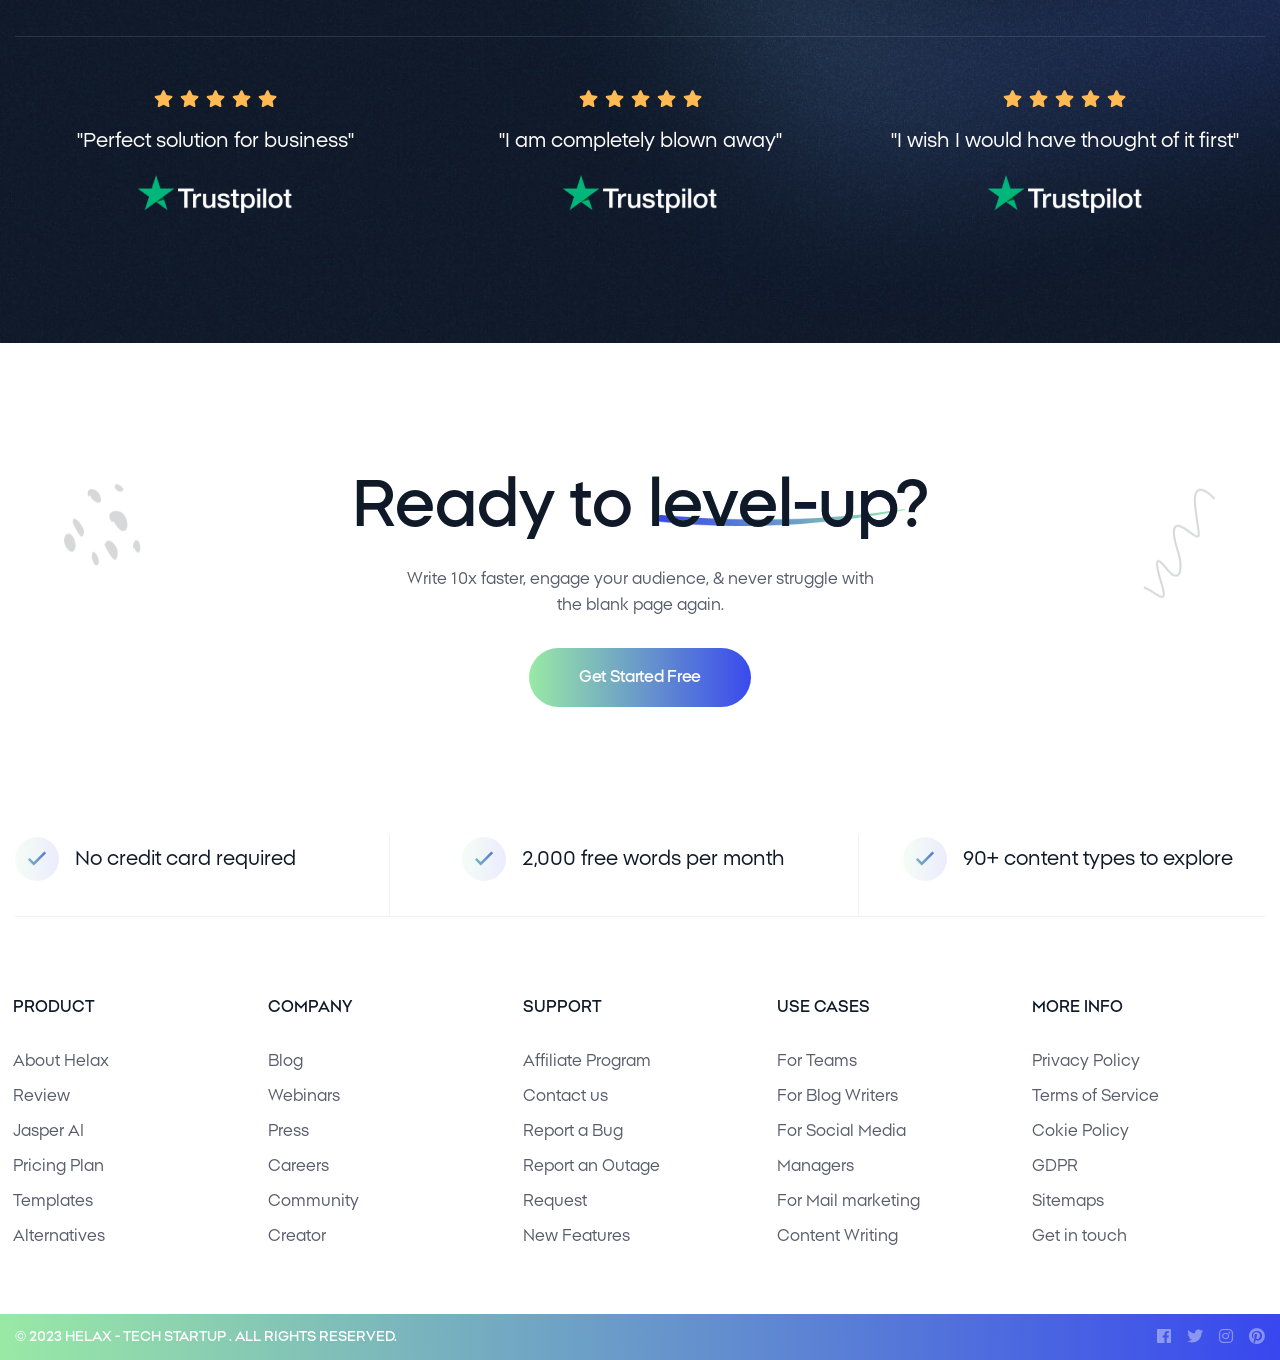
<file: Helax/blog.html>
<!doctype html>
<html lang="zxx">

<head>

    <!--========= Required meta tags =========-->
    <meta charset="utf-8">
    <meta http-equiv="x-ua-compatible" content="ie=edge">
    <meta name="description" content="">
    <meta name="viewport" content="width=device-width, initial-scale=1, shrink-to-fit=no">

    <title>Helax - Tech Startup Landing Page Html Template</title>

    <link rel="shortcut icon" href="assets/img/favicon.png" type="images/x-icon"/>

    <!-- css include -->
    <link rel="stylesheet" href="assets/css/bootstrap.min.css">
    <link rel="stylesheet" href="assets/css/fontawesome.css">
    <link rel="stylesheet" href="assets/css/animate.css">
    <link rel="stylesheet" href="assets/css/metisMenu.css">
    <link rel="stylesheet" href="assets/css/swiper.min.css">
    <link rel="stylesheet" href="assets/css/magnific-popup.css">
    <link rel="stylesheet" href="assets/css/main.css">
</head>

<body>

    <div id="xb-loadding" class="xb-loader"><div class="xb-dual-ring"></div></div>

    <div class="xb-cursor tx-js-cursor">
        <div class="xb-cursor-wrapper">
            <div class="xb-cursor--follower xb-js-follower"></div>
        </div>
    </div>

    <div class="progress-wrap">
        <svg class="progress-circle svg-content" width="100%" height="100%" viewBox="-1 -1 102 102">
            <path d="M50,1 a49,49 0 0,1 0,98 a49,49 0 0,1 0,-98"/>
        </svg>
    </div>

    <div class="body_wrap">
        
        <!-- header start -->
        <header class="site-header header-style-three">
            <div class="header__top">
                <div class="container mxw_1580">
                    <div class="ul_li_between">
                        <ul class="header__top-info ul_li">
                            <li><img src="assets/img/icon/envelope.svg" alt="">needhelp@company.com</li>
                            <li><img src="assets/img/icon/call.svg" alt="">+ 1 (880)-776-0608</li>
                        </ul>
                        <div class="header__right ul_li">
                            <ul class="header__links ul_li">
                                <li><a href="#!">Quick support</a></li>
                                <li><a href="#!">No Crédit card required</a></li>
                                <li><a href="#!">Career</a></li>
                            </ul>
                            <ul class="header__social ul_li">
                                <li><a href="#!"><i class="fab fa-facebook-f"></i></a></li>
                                <li><a href="#!"><i class="fab fa-twitter"></i></a></li>
                                <li><a href="#!"><i class="fab fa-dribbble"></i></a></li>
                                <li><a href="#!"><i class="fab fa-behance"></i></a></li>
                            </ul>
                        </div>
                    </div>
                </div>
            </div>
            <div class="header__main-wrap stricky">
                <div class="container mxw_1580">
                    <div class="header__main ul_li_between">
                        <div class="header__left ul_li">
                            <div class="d-none d-lg-block">
                                <a class="header__bar hamburger_menu" href="javascript:void(0);">
                                    <div class="header__bar-icon">
                                        <span></span>
                                        <span></span>
                                        <span></span>
                                    </div>
                                </a>
                            </div>
                            <div class="header__logo">
                                <a href="index.html"><img src="assets/img/logo/logo.svg" alt=""></a>
                            </div>
                        </div>
                        <div class="main-menu__wrap ul_li navbar navbar-expand-lg">
                            <nav class="main-menu collapse navbar-collapse">
                                <ul>
                                    <li class="menu-item-has-children active"><a href="index.html">Home</a>
                                        <ul class="submenu">
                                            <li><a href="index.html">Home Chatbot</a></li>
                                            <li><a href="home-2.html">Home CRM</a></li>
                                            <li class="active"><a href="home-3.html">Home Copy Writing</a></li>
                                        </ul>
                                    </li>
                                    <li><a class="scrollspy-btn" href="home-3.html#whatwedo">What we do</a></li>
                                    <li><a class="scrollspy-btn" href="home-3.html#process">Process</a></li>
                                    <li class="menu-item-has-children">
                                        <a href="#!">Blog</a>
                                        <ul class="submenu">
                                            <li><a href="blog.html">Blog</a></li>
                                            <li><a href="blog-single.html">Blog Details</a></li>
                                        </ul>
                                    </li>
                                    <li><a class="scrollspy-btn" href="contact.html">Get in touch</a></li>
                                </ul>
                            </nav>
                        </div>
                        <div class="header__right-info ul_li">
                            <div class="d-lg-none">
                                <a class="header__bar hamburger_menu" href="javascript:void(0);">
                                    <div class="header__bar-icon">
                                        <span></span>
                                        <span></span>
                                        <span></span>
                                    </div>
                                </a>
                            </div>
                            <a class="header__search header-search-btn" href="javascript:void(0);">
                                <img src="assets/img/icon/search.svg" alt="">
                            </a>
                            <div class="header__language header__account">
                                <ul>
                                    <li><a href="#!">
                                        <img src="assets/img/icon/user.svg" alt="">
                                        My Account
                                        <i class="far fa-angle-down"></i>
                                    </a>
                                        <ul class="lang_sub_list">
                                            <li><a href="#">Login</a></li>
                                            <li><a href="#">Sign up</a></li>
                                        </ul>
                                    </li>
                                </ul>
                            </div>
                            <div class="header__button">
                                <a class="thm-btn thm-btn--dark" href="#!">Learn More</a>
                            </div>
                        </div>
                    </div>
                    
                </div>
            </div>
        </header>
        <!-- header end -->

        <!-- slide bar start -->
		 <aside class="slide-bar">
            <div class="close-mobile-menu">
                <a class="tx-close" href="javascript:void(0);"></a>
            </div>

            <!-- sidebar-info start -->
            <div class="sidebar-info">
                <div class="sidebar-logo mb-30">
                    <a href="index.html">
                        <img src="assets/img/logo/logo.svg" alt="logo">
                    </a>
                </div>
                <div class="sidebar-content mb-40">
                    <p>Revolutionize Your Future: Harness the Power of Technology for Unparalleled Growth and Success!</p>
                </div>
                <ul class="sidebar-menu list-unstyled">
                    <li><a href="#!">About</a></li>
                    <li><a href="#!">Services</a></li>
                    <li><a href="#!">Projects</a></li>
                    <li><a href="#!">Blog</a></li>
                    <li><a href="#!">Contact</a></li>
                </ul>
                <div class="ul_li mt-60">
                    <div class="ct-content-wrap d-flex">
                        <div class="ct-title col-auto">Call us:</div>
                        <div class="ct-content-wrap col">
                            <div class="ct-item-wrap row">
                                <div class="ct-item col-auto "> 
                                    <span class="item-content"><a href="tel:02456787535" class="tel">024 5678 7535</a></span>
                                </div>
                                <div class="ct-item col-auto "> <span class="item-content"><a href="mailto:support@gmail.com">support@gmail.com</a></span>
                                </div>
                            </div>
                        </div>
                    </div>
                </div>
                
                <div class="sidebar-socials-wrap mt-30"> <a class="social-item" href="https://facebook.com" target="_blank">Facebook</a><a class="social-item" href="https://www.behance.net/" target="_blank">Behance</a><a class="social-item" href="#" target="_blank">Telegram</a><a class="social-item" href="https://dribbble.com/" target="_blank">Dribbble</a></div>
            </div>
            <!-- sidebar-info end -->

            <!-- side-mobile-menu start -->
            <nav class="side-mobile-menu">
                <div class="header-mobile-search">
                    <form role="search" method="get" action="#"> 
                        <input type="text" placeholder="Search Keywords"> 
                        <button type="submit"><i class="ti-search"></i></button>
                    </form>
                </div>
                <ul id="mobile-menu-active">
                    <li class="dropdown"><a href="index.html">Home</a>
                        <ul class="sub-menu">
                            <li><a href="index.html">Home Chatbot</a></li>
                            <li><a href="home-2.html">Home CRM</a></li>
                            <li class="active"><a href="home-3.html">Home Copy Writing</a></li>
                        </ul>
                    </li>
                    <li><a class="scrollspy-btn" href="home-3.html#whatwedo">What we do</a></li>
                    <li><a class="scrollspy-btn" href="home-3.html#process">Process</a></li>
                    <li class="dropdown">
                        <a href="#!">Blog</a>
                        <ul class="sub-menu">
                            <li><a href="blog.html">Blog</a></li>
                            <li><a href="blog-single.html">Blog Details</a></li>
                        </ul>
                    </li>
                    <li><a class="scrollspy-btn" href="contact.html">Get in touch</a></li>
                </ul>
            </nav>
            <!-- side-mobile-menu end -->
        </aside>

         <!-- header search start -->
         <div class="header-search-form-wrapper">
            <div class="tx-search-close tx-close"></div>
            <div class="header-search-container">
                <form role="search" class="search-form" action="#">
                <input type="search"  class="search-field" placeholder="Search …" value="" name="s">
                <button type="submit" class="search-submit"><i class="flaticon-magnifying-glass"></i></button>
                </form>
            </div>
        </div>
        <!-- header search end -->
        <div class="body-overlay"></div>
        <!-- slide bar end -->

       <main>

            <!-- breadcrumb start -->
            <section class="breadcrumb pos-rel bg_img" data-background="assets/img/bg/breadcrumb_bg.jpg">
                <div class="container">
                    <h2 class="breadcrumb__title">Blog & Article</h2>
                </div>
                <div class="breadcrumb__shape">
                    <div class="shape shape--1">
                        <img src="assets/img/shape/brc_shape1.png" alt="">
                    </div>
                    <div class="shape shape--2">
                        <img src="assets/img/shape/brc_shape2.png" alt="">
                    </div>
                </div>
            </section>
            <!-- breadcrumb end -->

            <!-- blog start -->
            <section class="blog pt-130 pb-120">
                <div class="container">
                    <div class="row justify-content-center">
                        <div class="col-lg-8 mt-none-55">
                            <article class="blog__item mt-55">
                                <a class="blog__thumb" href="blog-single.html">
                                    <img src="assets/img/blog/img_01.jpg" alt="">
                                </a>
                                <ul class="blog__meta ul_li_center mt-25 mb-30">
                                    <li><a href="#!"><i class="far fa-user-circle"></i>Alextina</a></li>
                                    <li><i class="far fa-clock"></i>Dec 28, 2022</li>
                                    <li><a href="#!"><i class="far fa-comment-alt-lines"></i>(04) Coments</a></li>
                                </ul>
                                <h2 class="blog__title border_effect"><a href="blog-single.html">Demystifying Artificial Intelligence: A  Beginner's Guide to AI</a></h2>
                                <p>This blog post will delve into the various benefits and features of the XYZ supplement. It will highlight how the supplement can enhance physical and mental performance, boost energy levels</p>
                                <div class="blog__link-warp">
                                    <div class="blog__link">
                                        <a href="blog-single.html">Read More<i class="far fa-chevron-right"></i></a>
                                    </div>
                                </div>
                            </article>
                            <article class="blog__item mt-55">
                                <a class="blog__thumb" href="blog-single.html">
                                    <img src="assets/img/blog/img_02.jpg" alt="">
                                </a>
                                <ul class="blog__meta ul_li_center mt-25 mb-30">
                                    <li><a href="#!"><i class="far fa-user-circle"></i>Alextina</a></li>
                                    <li><i class="far fa-clock"></i>Dec 28, 2022</li>
                                    <li><a href="#!"><i class="far fa-comment-alt-lines"></i>(04) Coments</a></li>
                                </ul>
                                <h2 class="blog__title border_effect"><a href="blog-single.html">Exploring the Ethical Implications of Artificial Intelligence 2023</a></h2>
                                <p>This blog post will delve into the various benefits and features of the XYZ supplement. It will highlight how the supplement can enhance physical and mental performance, boost energy levels</p>
                                <div class="blog__link-warp">
                                    <div class="blog__link">
                                        <a href="blog-single.html">Read More<i class="far fa-chevron-right"></i></a>
                                    </div>
                                </div>
                            </article>
                            <article class="blog__item mt-55">
                                <a class="blog__thumb" href="blog-single.html">
                                    <img src="assets/img/blog/img_03.jpg" alt="">
                                </a>
                                <ul class="blog__meta ul_li_center mt-25 mb-30">
                                    <li><a href="#!"><i class="far fa-user-circle"></i>Alextina</a></li>
                                    <li><i class="far fa-clock"></i>Dec 28, 2022</li>
                                    <li><a href="#!"><i class="far fa-comment-alt-lines"></i>(04) Coments</a></li>
                                </ul>
                                <h2 class="blog__title border_effect"><a href="blog-single.html">AI in Healthcare: Revolutionizing the Future of Medicine and Clue</a></h2>
                                <p>This blog post will delve into the various benefits and features of the XYZ supplement. It will highlight how the supplement can enhance physical and mental performance, boost energy levels</p>
                                <div class="blog__link-warp">
                                    <div class="blog__link">
                                        <a href="blog-single.html">Read More<i class="far fa-chevron-right"></i></a>
                                    </div>
                                </div>
                            </article>
                            <article class="blog__item mt-55">
                                <a class="blog__thumb" href="blog-single.html">
                                    <img src="assets/img/blog/img_04.jpg" alt="">
                                </a>
                                <ul class="blog__meta ul_li_center mt-25 mb-30">
                                    <li><a href="#!"><i class="far fa-user-circle"></i>Alextina</a></li>
                                    <li><i class="far fa-clock"></i>Dec 28, 2022</li>
                                    <li><a href="#!"><i class="far fa-comment-alt-lines"></i>(04) Coments</a></li>
                                </ul>
                                <h2 class="blog__title border_effect"><a href="blog-single.html">AI in Education: Unlocking New Possibilities for Personalized Learning</a></h2>
                                <p>This blog post will delve into the various benefits and features of the XYZ supplement. It will highlight how the supplement can enhance physical and mental performance, boost energy levels</p>
                                <div class="blog__link-warp">
                                    <div class="blog__link">
                                        <a href="blog-single.html">Read More<i class="far fa-chevron-right"></i></a>
                                    </div>
                                </div>
                            </article>
                            <div class="pagination_wrap pt-50">
                                <ul>
                                    <li><a href="#"><i class="far fa-long-arrow-left"></i></a></li>
                                    <li><a href="#" class="current_page">01</a></li>
                                    <li><a href="#">02</a></li>
                                    <li><a href="#"><i class="fal fa-ellipsis-h"></i></a></li>
                                    <li><a href="#">08</a></li>
                                    <li><a href="#"><i class="far fa-long-arrow-right"></i></a></li>
                                </ul>
                            </div>
                        </div>
                    </div>
                </div>
            </section>
            <!-- blog end -->
            
            <!-- testimonial start -->
            <section class="testimonial testimonial__bg pt-130 pb-130" data-background="assets/img/bg/testimonial__bg.jpg">
                <div class="container">
                    <div class="sec-title sec-title--white text-center mb-60">
                        <h2 class="sec-title__title mb-15">Million of people <span>already use Helax</span> to <br> improve their writing</h2>
                    </div>
                </div>
                <div class="testimonial__slider swiper-container">
                    <div class="swiper-wrapper">
                        <div class="swiper-slide testimonial__item">
                            <div class="image">
                                <img src="assets/img/testimonial/img_01.jpg" alt="">
                            </div>
                            <div class="content">
                                <div class="testimonial__icon ul_li mb-50">
                                    <span><img src="assets/img/icon/trustpilot.svg" alt=""></span>
                                    <span><img src="assets/img/icon/trustpilot.svg" alt=""></span>
                                    <span><img src="assets/img/icon/trustpilot.svg" alt=""></span>
                                    <span><img src="assets/img/icon/trustpilot.svg" alt=""></span>
                                    <span><img src="assets/img/icon/trustpilot.svg" alt=""></span>
                                </div>
                                <p>I’ve tried every free and paid writing/editing/grammar extension out there and this by far is the best one my team and I have found. It’s fast, accurate and really helps improve your writing beyond simple grammar suggestions.</p>
                                <div class="testimonial__author ul_li mt-50">
                                    <div class="avatar">
                                        <img src="assets/img/testimonial/avatar.jpg" alt="">
                                    </div>
                                    <div class="info">
                                        <h4>Florida Campain</h4>
                                        <span>Web Developer</span>
                                    </div>
                                </div>
                                <div class="testimonial__quote">
                                    <img src="assets/img/icon/quote.png" alt="">
                                </div>
                            </div>
                        </div>
                        <div class="swiper-slide testimonial__item">
                            <div class="image">
                                <img src="assets/img/testimonial/img_02.jpg" alt="">
                            </div>
                            <div class="content">
                                <div class="testimonial__icon ul_li mb-50">
                                    <span><img src="assets/img/icon/trustpilot.svg" alt=""></span>
                                    <span><img src="assets/img/icon/trustpilot.svg" alt=""></span>
                                    <span><img src="assets/img/icon/trustpilot.svg" alt=""></span>
                                    <span><img src="assets/img/icon/trustpilot.svg" alt=""></span>
                                    <span><img src="assets/img/icon/trustpilot.svg" alt=""></span>
                                </div>
                                <p>I’ve tried every free and paid writing/editing/grammar extension out there and this by far is the best one my team and I have found. It’s fast, accurate and really helps improve your writing beyond simple grammar suggestions.</p>
                                <div class="testimonial__author ul_li mt-50">
                                    <div class="avatar">
                                        <img src="assets/img/testimonial/avatar.jpg" alt="">
                                    </div>
                                    <div class="info">
                                        <h4>Florida Campain</h4>
                                        <span>Web Developer</span>
                                    </div>
                                </div>
                                <div class="testimonial__quote">
                                    <img src="assets/img/icon/quote.png" alt="">
                                </div>
                            </div>
                        </div>
                        <div class="swiper-slide testimonial__item">
                            <div class="image">
                                <img src="assets/img/testimonial/img_03.jpg" alt="">
                            </div>
                            <div class="content">
                                <div class="testimonial__icon ul_li mb-50">
                                    <span><img src="assets/img/icon/trustpilot.svg" alt=""></span>
                                    <span><img src="assets/img/icon/trustpilot.svg" alt=""></span>
                                    <span><img src="assets/img/icon/trustpilot.svg" alt=""></span>
                                    <span><img src="assets/img/icon/trustpilot.svg" alt=""></span>
                                    <span><img src="assets/img/icon/trustpilot.svg" alt=""></span>
                                </div>
                                <p>I’ve tried every free and paid writing/editing/grammar extension out there and this by far is the best one my team and I have found. It’s fast, accurate and really helps improve your writing beyond simple grammar suggestions.</p>
                                <div class="testimonial__author ul_li mt-50">
                                    <div class="avatar">
                                        <img src="assets/img/testimonial/avatar.jpg" alt="">
                                    </div>
                                    <div class="info">
                                        <h4>Florida Campain</h4>
                                        <span>Web Developer</span>
                                    </div>
                                </div>
                                <div class="testimonial__quote">
                                    <img src="assets/img/icon/quote.png" alt="">
                                </div>
                            </div>
                        </div>
                        <div class="swiper-slide testimonial__item">
                            <div class="image">
                                <img src="assets/img/testimonial/img_01.jpg" alt="">
                            </div>
                            <div class="content">
                                <div class="testimonial__icon ul_li mb-50">
                                    <span><img src="assets/img/icon/trustpilot.svg" alt=""></span>
                                    <span><img src="assets/img/icon/trustpilot.svg" alt=""></span>
                                    <span><img src="assets/img/icon/trustpilot.svg" alt=""></span>
                                    <span><img src="assets/img/icon/trustpilot.svg" alt=""></span>
                                    <span><img src="assets/img/icon/trustpilot.svg" alt=""></span>
                                </div>
                                <p>I’ve tried every free and paid writing/editing/grammar extension out there and this by far is the best one my team and I have found. It’s fast, accurate and really helps improve your writing beyond simple grammar suggestions.</p>
                                <div class="testimonial__author ul_li mt-50">
                                    <div class="avatar">
                                        <img src="assets/img/testimonial/avatar.jpg" alt="">
                                    </div>
                                    <div class="info">
                                        <h4>Florida Campain</h4>
                                        <span>Web Developer</span>
                                    </div>
                                </div>
                                <div class="testimonial__quote">
                                    <img src="assets/img/icon/quote.png" alt="">
                                </div>
                            </div>
                        </div>
                    </div>
                </div>
                <div class="container">
                    <div class="testimonial__review">
                        <div class="row justify-content-center mt-none-30">
                            <div class="col-lg-4 col-md-6 mt-30">
                                <div class="testimonial__review-item text-center">
                                    <ul class="rating-star ul_li_center mb-15">
                                        <li><i class="fas fa-star"></i></li>
                                        <li><i class="fas fa-star"></i></li>
                                        <li><i class="fas fa-star"></i></li>
                                        <li><i class="fas fa-star"></i></li>
                                        <li><i class="fas fa-star"></i></li>
                                    </ul>
                                    <h4>"Perfect solution for business"</h4>
                                    <img src="assets/img/icon/trustpilot.png" alt="">
                                </div>
                            </div>
                            <div class="col-lg-4 col-md-6 mt-30">
                                <div class="testimonial__review-item text-center">
                                    <ul class="rating-star ul_li_center mb-15">
                                        <li><i class="fas fa-star"></i></li>
                                        <li><i class="fas fa-star"></i></li>
                                        <li><i class="fas fa-star"></i></li>
                                        <li><i class="fas fa-star"></i></li>
                                        <li><i class="fas fa-star"></i></li>
                                    </ul>
                                    <h4>"I am completely blown away"</h4>
                                    <img src="assets/img/icon/trustpilot.png" alt="">
                                </div>
                            </div>
                            <div class="col-lg-4 col-md-6 mt-30">
                                <div class="testimonial__review-item text-center">
                                    <ul class="rating-star ul_li_center mb-15">
                                        <li><i class="fas fa-star"></i></li>
                                        <li><i class="fas fa-star"></i></li>
                                        <li><i class="fas fa-star"></i></li>
                                        <li><i class="fas fa-star"></i></li>
                                        <li><i class="fas fa-star"></i></li>
                                    </ul>
                                    <h4>"I wish I would have thought of it first"</h4>
                                    <img src="assets/img/icon/trustpilot.png" alt="">
                                </div>
                            </div>
                        </div> 
                    </div>
                </div>
            </section>
            <!-- testimonial end -->

            <!-- cta start -->
            <section class="cta pos-rel pt-125 pb-120">
                <div class="cta__content text-center">
                    <div class="sec-title sec-title--big text-center mb-30">
                        <h2 class="sec-title__title mb-20">Ready to <span class="shape">level-up</span>?</h2>
                        <p>Write 10x faster, engage your audience, & never struggle with <br> the blank page again.</p>
                    </div>
                    <a class="thm-btn thm-btn--gradient" href="#!">Get Started Free</a>
                </div>
                <div class="brand__vector">
                    <div class="vector vector--1" data-parallax='{"y" : 80}'>
                        <img class="wow fadeInLeft" src="assets/img/shape/br_shape2.png" alt="">
                    </div>
                    <div class="vector vector--2" data-parallax='{"y" : 70}'>
                        <img class="wow fadeInRight" src="assets/img/shape/br_shape1.png" alt="">
                    </div>
                </div>
            </section>
            <!-- cta end -->
       </main>

        <footer class="site-footer">
            <div class="container">
                <ul class="footer__top ul_li_between">
                    <li><i class="far fa-check"></i>No credit card required</li>
                    <li><i class="far fa-check"></i>2,000 free words per month</li>
                    <li><i class="far fa-check"></i>90+ content types to explore</li>
                </ul>
                <div class="footer__widget-warp pt-80 pb-75">
                    <div class="row mt-none-30 row-cols-1 row-cols-xl-5 row-cols-lg-5 row-cols-md-3 row-cols-sm-2">
                        <div class="col mt-30">
                            <div class="footer__widget">
                                <h3 class="widget-title">Product</h3>
                                <ul class="widget__link list-unstyled">
                                    <li><a href="#!">About Helax</a></li>
                                    <li><a href="#!">Review</a></li>
                                    <li><a href="#!">Jasper AI</a></li>
                                    <li><a href="#!">Pricing Plan</a></li>
                                    <li><a href="#!">Templates</a></li>
                                    <li><a href="#!">Alternatives</a></li>
                                </ul>
                            </div>
                        </div>
                        <div class="col mt-30">
                            <div class="footer__widget">
                                <h3 class="widget-title">Company</h3>
                                <ul class="widget__link list-unstyled">
                                    <li><a href="#!">Blog</a></li>
                                    <li><a href="#!">Webinars</a></li>
                                    <li><a href="#!">Press</a></li>
                                    <li><a href="#!">Careers</a></li>
                                    <li><a href="#!">Community</a></li>
                                    <li><a href="#!">Creator</a></li>
                                </ul>
                            </div>
                        </div>
                        <div class="col mt-30">
                            <div class="footer__widget">
                                <h3 class="widget-title">Support</h3>
                                <ul class="widget__link list-unstyled">
                                    <li><a href="#!">Affiliate Program</a></li>
                                    <li><a href="#!">Contact us</a></li>
                                    <li><a href="#!">Report a Bug</a></li>
                                    <li><a href="#!">Report an Outage</a></li>
                                    <li><a href="#!">Request</a></li>
                                    <li><a href="#!">New Features</a></li>
                                </ul>
                            </div>
                        </div>
                        <div class="col mt-30">
                            <div class="footer__widget">
                                <h3 class="widget-title">Use Cases</h3>
                                <ul class="widget__link list-unstyled">
                                    <li><a href="#!">For Teams</a></li>
                                    <li><a href="#!">For Blog Writers</a></li>
                                    <li><a href="#!">For Social Media</a></li>
                                    <li><a href="#!">Managers</a></li>
                                    <li><a href="#!">For Mail marketing</a></li>
                                    <li><a href="#!">Content Writing</a></li>
                                </ul>
                            </div>
                        </div>
                        <div class="col mt-30">
                            <div class="footer__widget">
                                <h3 class="widget-title">More info</h3>
                                <ul class="widget__link list-unstyled">
                                    <li><a href="#!">Privacy Policy</a></li>
                                    <li><a href="#!">Terms of Service</a></li>
                                    <li><a href="#!">Cokie Policy</a></li>
                                    <li><a href="#!">GDPR</a></li>
                                    <li><a href="#!">Sitemaps</a></li>
                                    <li><a href="#!">Get in touch</a></li>
                                </ul>
                            </div>
                        </div>
                    </div>
                </div>
            </div>
            <div class="footer__copyright gradient-bg">
                <div class="container">
                    <div class="ul_li_between mt-none-10">
                        <div class="footer__copyright-text mt-10">
                            © 2023 Helax - Tech startup . All Rights Reserved.
                        </div>
                        <ul class="footer__social ul_li mt-10">
                            <li><a href="#!"><i class="fab fa-facebook"></i></a></li>
                            <li><a href="#!"><i class="fab fa-twitter"></i></a></li>
                            <li><a href="#!"><i class="fab fa-instagram"></i></a></li>
                            <li><a href="#!"><i class="fab fa-pinterest"></i></a></li>
                        </ul>
                    </div>
                </div>
            </div>
        </footer>

    </div>

    <!-- jquery include -->
    <script src="assets/js/jquery-3.5.1.min.js"></script>
    <script src="assets/js/bootstrap.bundle.min.js"></script>
    <script src="assets/js/swiper.min.js"></script>
    <script src="assets/js/wow.min.js"></script>
    <script src="assets/js/appear.js"></script>
    <script src="assets/js/jquery.magnific-popup.min.js"></script>
    <script src="assets/js/metisMenu.min.js"></script>
    <script src="assets/js/cursor.js"></script>
    <script src="assets/js/jquery.marquee.min.js"></script>
    <script src="assets/js/parallax-scroll.js"></script>
    <script src="assets/js/easing.min.js"></script>
    <script src="assets/js/scrollspy.js"></script>
    <script src="assets/js/main.js"></script>
    
</body>

</html>
</file>
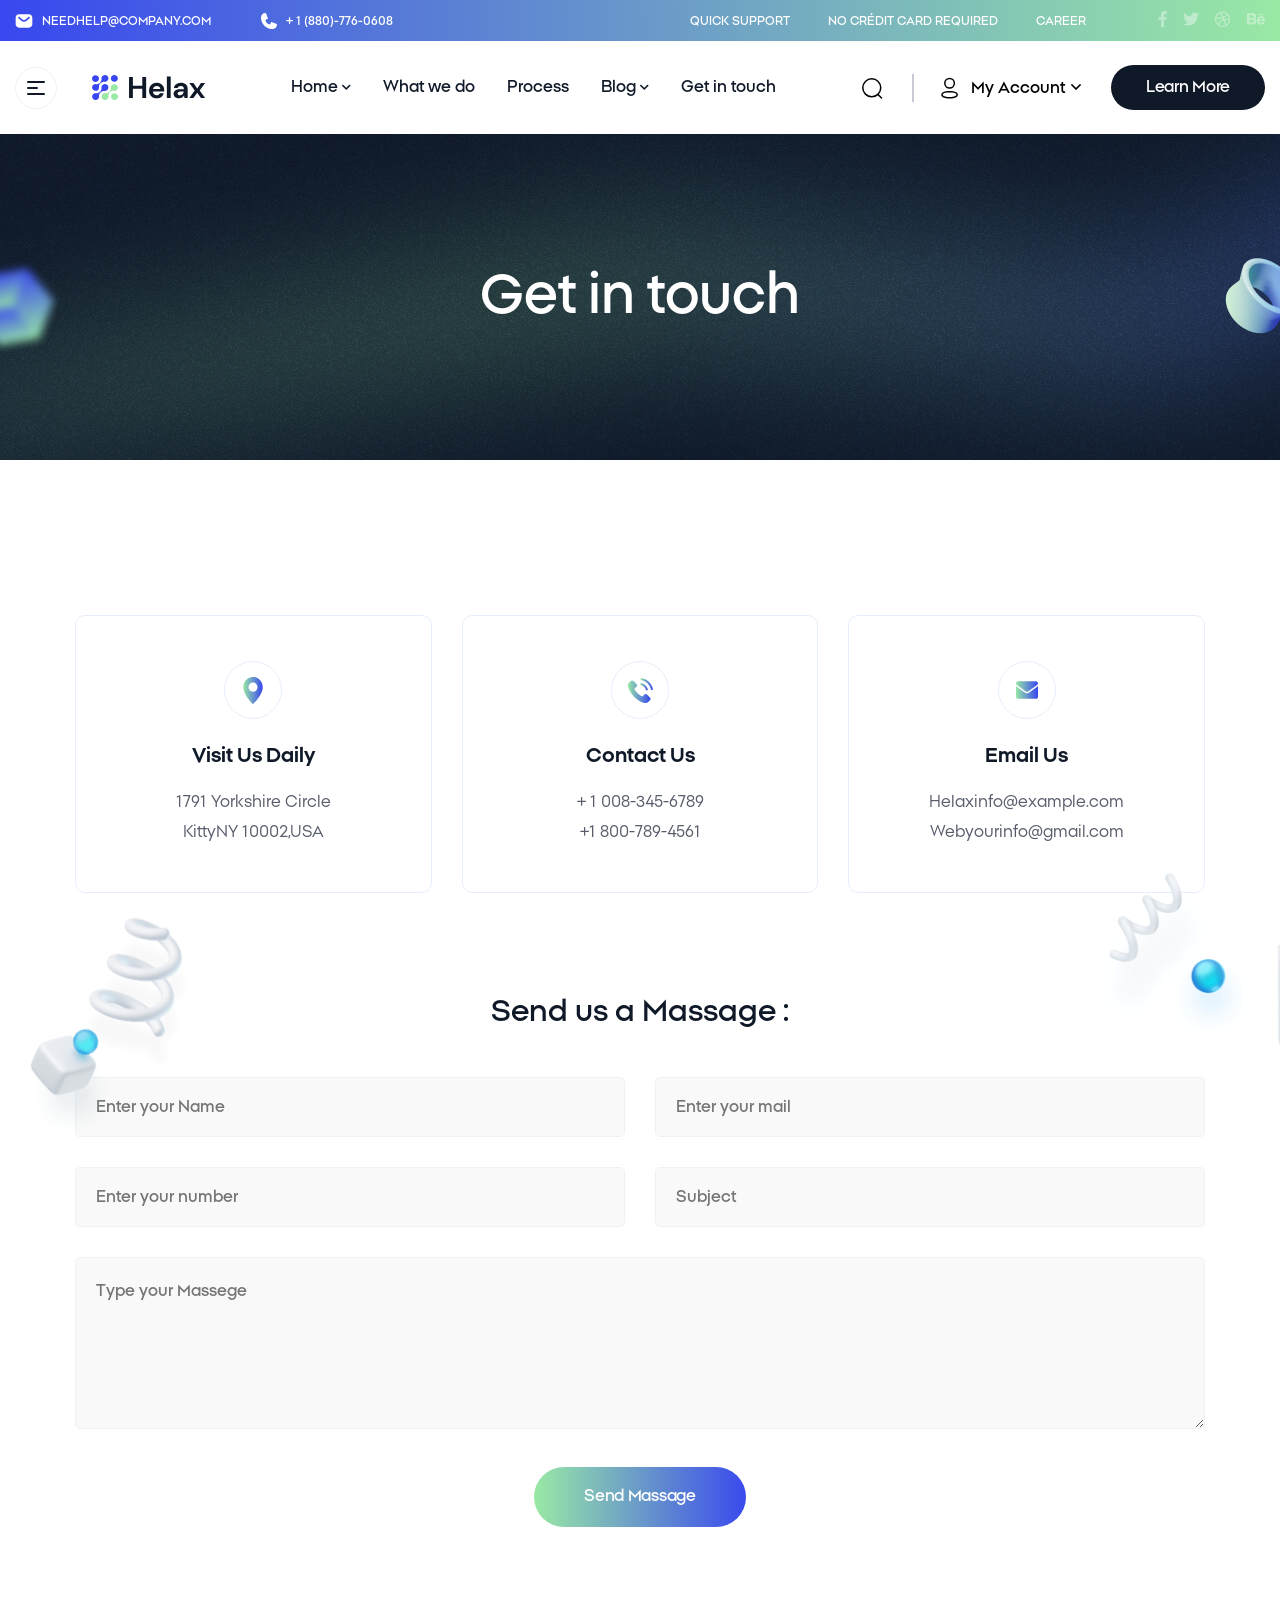
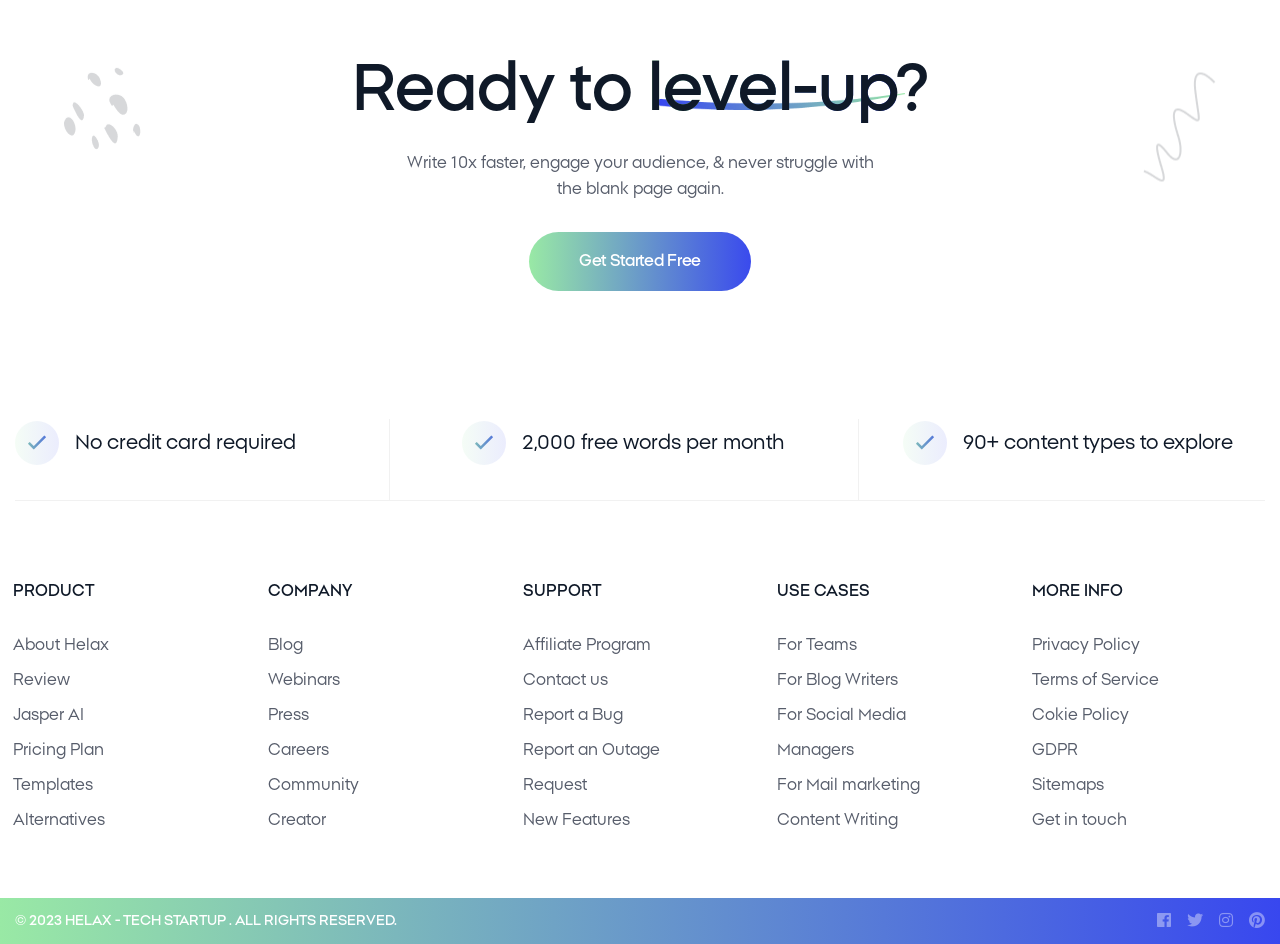
<file: Helax/contact.html>
<!doctype html>
<html lang="zxx">

<head>

    <!--========= Required meta tags =========-->
    <meta charset="utf-8">
    <meta http-equiv="x-ua-compatible" content="ie=edge">
    <meta name="description" content="">
    <meta name="viewport" content="width=device-width, initial-scale=1, shrink-to-fit=no">

    <title>Helax - Tech Startup Landing Page Html Template</title>

    <link rel="shortcut icon" href="assets/img/favicon.png" type="images/x-icon"/>

    <!-- css include -->
    <link rel="stylesheet" href="assets/css/bootstrap.min.css">
    <link rel="stylesheet" href="assets/css/fontawesome.css">
    <link rel="stylesheet" href="assets/css/animate.css">
    <link rel="stylesheet" href="assets/css/metisMenu.css">
    <link rel="stylesheet" href="assets/css/swiper.min.css">
    <link rel="stylesheet" href="assets/css/magnific-popup.css">
    <link rel="stylesheet" href="assets/css/main.css">
</head>

<body>

    <div id="xb-loadding" class="xb-loader"><div class="xb-dual-ring"></div></div>

    <div class="xb-cursor tx-js-cursor">
        <div class="xb-cursor-wrapper">
            <div class="xb-cursor--follower xb-js-follower"></div>
        </div>
    </div>

    <div class="progress-wrap">
        <svg class="progress-circle svg-content" width="100%" height="100%" viewBox="-1 -1 102 102">
            <path d="M50,1 a49,49 0 0,1 0,98 a49,49 0 0,1 0,-98"/>
        </svg>
    </div>

    <div class="body_wrap">
        
        <!-- header start -->
        <header class="site-header header-style-three">
            <div class="header__top">
                <div class="container mxw_1580">
                    <div class="ul_li_between">
                        <ul class="header__top-info ul_li">
                            <li><img src="assets/img/icon/envelope.svg" alt="">needhelp@company.com</li>
                            <li><img src="assets/img/icon/call.svg" alt="">+ 1 (880)-776-0608</li>
                        </ul>
                        <div class="header__right ul_li">
                            <ul class="header__links ul_li">
                                <li><a href="#!">Quick support</a></li>
                                <li><a href="#!">No Crédit card required</a></li>
                                <li><a href="#!">Career</a></li>
                            </ul>
                            <ul class="header__social ul_li">
                                <li><a href="#!"><i class="fab fa-facebook-f"></i></a></li>
                                <li><a href="#!"><i class="fab fa-twitter"></i></a></li>
                                <li><a href="#!"><i class="fab fa-dribbble"></i></a></li>
                                <li><a href="#!"><i class="fab fa-behance"></i></a></li>
                            </ul>
                        </div>
                    </div>
                </div>
            </div>
            <div class="header__main-wrap stricky">
                <div class="container mxw_1580">
                    <div class="header__main ul_li_between">
                        <div class="header__left ul_li">
                            <div class="d-none d-lg-block">
                                <a class="header__bar hamburger_menu" href="javascript:void(0);">
                                    <div class="header__bar-icon">
                                        <span></span>
                                        <span></span>
                                        <span></span>
                                    </div>
                                </a>
                            </div>
                            <div class="header__logo">
                                <a href="index.html"><img src="assets/img/logo/logo.svg" alt=""></a>
                            </div>
                        </div>
                        <div class="main-menu__wrap ul_li navbar navbar-expand-lg">
                            <nav class="main-menu collapse navbar-collapse">
                                <ul>
                                    <li class="menu-item-has-children active"><a href="index.html">Home</a>
                                        <ul class="submenu">
                                            <li><a href="index.html">Home Chatbot</a></li>
                                            <li><a href="home-2.html">Home CRM</a></li>
                                            <li class="active"><a href="home-3.html">Home Copy Writing</a></li>
                                        </ul>
                                    </li>
                                    <li><a class="scrollspy-btn" href="home-3.html#whatwedo">What we do</a></li>
                                    <li><a class="scrollspy-btn" href="home-3.html#process">Process</a></li>
                                    <li class="menu-item-has-children">
                                        <a href="#!">Blog</a>
                                        <ul class="submenu">
                                            <li><a href="blog.html">Blog</a></li>
                                            <li><a href="blog-single.html">Blog Details</a></li>
                                        </ul>
                                    </li>
                                    <li><a class="scrollspy-btn" href="contact.html">Get in touch</a></li>
                                </ul>
                            </nav>
                        </div>
                        <div class="header__right-info ul_li">
                            <div class="d-lg-none">
                                <a class="header__bar hamburger_menu" href="javascript:void(0);">
                                    <div class="header__bar-icon">
                                        <span></span>
                                        <span></span>
                                        <span></span>
                                    </div>
                                </a>
                            </div>
                            <a class="header__search header-search-btn" href="javascript:void(0);">
                                <img src="assets/img/icon/search.svg" alt="">
                            </a>
                            <div class="header__language header__account">
                                <ul>
                                    <li><a href="#!">
                                        <img src="assets/img/icon/user.svg" alt="">
                                        My Account
                                        <i class="far fa-angle-down"></i>
                                    </a>
                                        <ul class="lang_sub_list">
                                            <li><a href="#">Login</a></li>
                                            <li><a href="#">Sign up</a></li>
                                        </ul>
                                    </li>
                                </ul>
                            </div>
                            <div class="header__button">
                                <a class="thm-btn thm-btn--dark" href="#!">Learn More</a>
                            </div>
                        </div>
                    </div>
                    
                </div>
            </div>
        </header>
        <!-- header end -->

        <!-- slide bar start -->
		 <aside class="slide-bar">
            <div class="close-mobile-menu">
                <a class="tx-close" href="javascript:void(0);"></a>
            </div>

            <!-- sidebar-info start -->
            <div class="sidebar-info">
                <div class="sidebar-logo mb-30">
                    <a href="index.html">
                        <img src="assets/img/logo/logo.svg" alt="logo">
                    </a>
                </div>
                <div class="sidebar-content mb-40">
                    <p>Revolutionize Your Future: Harness the Power of Technology for Unparalleled Growth and Success!</p>
                </div>
                <ul class="sidebar-menu list-unstyled">
                    <li><a href="#!">About</a></li>
                    <li><a href="#!">Services</a></li>
                    <li><a href="#!">Projects</a></li>
                    <li><a href="#!">Blog</a></li>
                    <li><a href="#!">Contact</a></li>
                </ul>
                <div class="ul_li mt-60">
                    <div class="ct-content-wrap d-flex">
                        <div class="ct-title col-auto">Call us:</div>
                        <div class="ct-content-wrap col">
                            <div class="ct-item-wrap row">
                                <div class="ct-item col-auto "> 
                                    <span class="item-content"><a href="tel:02456787535" class="tel">024 5678 7535</a></span>
                                </div>
                                <div class="ct-item col-auto "> <span class="item-content"><a href="mailto:support@gmail.com">support@gmail.com</a></span>
                                </div>
                            </div>
                        </div>
                    </div>
                </div>
                
                <div class="sidebar-socials-wrap mt-30"> <a class="social-item" href="https://facebook.com" target="_blank">Facebook</a><a class="social-item" href="https://www.behance.net/" target="_blank">Behance</a><a class="social-item" href="#" target="_blank">Telegram</a><a class="social-item" href="https://dribbble.com/" target="_blank">Dribbble</a></div>
            </div>
            <!-- sidebar-info end -->

            <!-- side-mobile-menu start -->
            <nav class="side-mobile-menu">
                <div class="header-mobile-search">
                    <form role="search" method="get" action="#"> 
                        <input type="text" placeholder="Search Keywords"> 
                        <button type="submit"><i class="ti-search"></i></button>
                    </form>
                </div>
                <ul id="mobile-menu-active">
                    <li class="dropdown"><a href="index.html">Home</a>
                        <ul class="sub-menu">
                            <li><a href="index.html">Home Chatbot</a></li>
                            <li><a href="home-2.html">Home CRM</a></li>
                            <li class="active"><a href="home-3.html">Home Copy Writing</a></li>
                        </ul>
                    </li>
                    <li><a class="scrollspy-btn" href="home-3.html#whatwedo">What we do</a></li>
                    <li><a class="scrollspy-btn" href="home-3.html#process">Process</a></li>
                    <li class="dropdown">
                        <a href="#!">Blog</a>
                        <ul class="sub-menu">
                            <li><a href="blog.html">Blog</a></li>
                            <li><a href="blog-single.html">Blog Details</a></li>
                        </ul>
                    </li>
                    <li><a class="scrollspy-btn" href="contact.html">Get in touch</a></li>
                </ul>
            </nav>
            <!-- side-mobile-menu end -->
        </aside>

         <!-- header search start -->
         <div class="header-search-form-wrapper">
            <div class="tx-search-close tx-close"></div>
            <div class="header-search-container">
                <form role="search" class="search-form" action="#">
                <input type="search"  class="search-field" placeholder="Search …" value="" name="s">
                <button type="submit" class="search-submit"><i class="flaticon-magnifying-glass"></i></button>
                </form>
            </div>
        </div>
        <!-- header search end -->
        <div class="body-overlay"></div>
        <!-- slide bar end -->

       <main>

            <!-- breadcrumb start -->
            <section class="breadcrumb pos-rel bg_img" data-background="assets/img/bg/breadcrumb_bg.jpg">
                <div class="container">
                    <h2 class="breadcrumb__title">Get in touch</h2>
                </div>
                <div class="breadcrumb__shape">
                    <div class="shape shape--1">
                        <img src="assets/img/shape/brc_shape1.png" alt="">
                    </div>
                    <div class="shape shape--2">
                        <img src="assets/img/shape/brc_shape2.png" alt="">
                    </div>
                </div>
            </section>
            <!-- breadcrumb end -->

           <!-- contact start -->
           <section class="contact pos-rel pt-125">
                <div class="container">
                    <div class="contact-info">
                        <div class="row justify-content-md-center mt-none-30">
                            <div class="col-lg-4 col-md-6 mt-30">
                                <div class="contact-info__item">
                                    <div class="icon">
                                        <img src="assets/img/icon/location.svg" alt="">
                                    </div>
                                    <h3>Visit Us Daily</h3>
                                    <p>1791 Yorkshire Circle <br> KittyNY 10002,USA</p>
                                </div>
                            </div>
                            <div class="col-lg-4 col-md-6 mt-30">
                                <div class="contact-info__item">
                                    <div class="icon">
                                        <img src="assets/img/icon/call2.svg" alt="">
                                    </div>
                                    <h3>Contact Us</h3>
                                    <p>+ 1 008-345-6789</p>
                                    <p>+1 800-789-4561</p>
                                </div>
                            </div>
                            <div class="col-lg-4 col-md-6 mt-30">
                                <div class="contact-info__item">
                                    <div class="icon">
                                        <img src="assets/img/icon/email.svg" alt="">
                                    </div>
                                    <h3>Email Us</h3>
                                    <p>Helaxinfo@example.com</p>
                                    <p>Webyourinfo@gmail.com</p>
                                </div>
                            </div>
                        </div>
                    </div>
                    <div class="contact-form mt-100">
                        <h2 class="title">Send us a Massage :</h2>
                        <div class="row">
                            <div class="col-lg-6">
                                <input type="text" placeholder="Enter your Name">
                            </div>
                            <div class="col-lg-6">
                                <input type="email" placeholder="Enter your mail">
                            </div>
                            <div class="col-lg-6">
                                <input type="text" placeholder="Enter your number">
                            </div>
                            <div class="col-lg-6">
                                <input type="text" placeholder="Subject">
                            </div>
                            <div class="col-12">
                                <textarea name="message" id="message" cols="30" rows="10" placeholder="Type your Massege"></textarea>
                            </div>
                            <div class="contact-form__btn text-center">
                                <button type="submit" class="thm-btn thm-btn--gradient">Send Massage</button>
                            </div>
                        </div>
                    </div>
                </div>
                <div class="contact__shape">
                    <div class="shape shape--1" data-parallax='{"y" : 50}'>
                        <img src="assets/img/shape/fs_01.png" alt="">
                    </div>
                    <div class="shape shape--2" data-parallax='{"x" : 60}'>
                        <img src="assets/img/shape/fs_03.png" alt="">
                    </div>
                </div>
           </section>
           <!-- contact end -->

            <!-- cta start -->
            <section class="cta pos-rel pt-125 pb-120">
                <div class="cta__content text-center">
                    <div class="sec-title sec-title--big text-center mb-30">
                        <h2 class="sec-title__title mb-20">Ready to <span class="shape">level-up</span>?</h2>
                        <p>Write 10x faster, engage your audience, & never struggle with <br> the blank page again.</p>
                    </div>
                    <a class="thm-btn thm-btn--gradient" href="#!">Get Started Free</a>
                </div>
                <div class="brand__vector">
                    <div class="vector vector--1" data-parallax='{"y" : 80}'>
                        <img class="wow fadeInLeft" src="assets/img/shape/br_shape2.png" alt="">
                    </div>
                    <div class="vector vector--2" data-parallax='{"y" : 70}'>
                        <img class="wow fadeInRight" src="assets/img/shape/br_shape1.png" alt="">
                    </div>
                </div>
            </section>
            <!-- cta end -->
       </main>

        <footer class="site-footer">
            <div class="container">
                <ul class="footer__top ul_li_between">
                    <li><i class="far fa-check"></i>No credit card required</li>
                    <li><i class="far fa-check"></i>2,000 free words per month</li>
                    <li><i class="far fa-check"></i>90+ content types to explore</li>
                </ul>
                <div class="footer__widget-warp pt-80 pb-75">
                    <div class="row mt-none-30 row-cols-1 row-cols-xl-5 row-cols-lg-5 row-cols-md-3 row-cols-sm-2">
                        <div class="col mt-30">
                            <div class="footer__widget">
                                <h3 class="widget-title">Product</h3>
                                <ul class="widget__link list-unstyled">
                                    <li><a href="#!">About Helax</a></li>
                                    <li><a href="#!">Review</a></li>
                                    <li><a href="#!">Jasper AI</a></li>
                                    <li><a href="#!">Pricing Plan</a></li>
                                    <li><a href="#!">Templates</a></li>
                                    <li><a href="#!">Alternatives</a></li>
                                </ul>
                            </div>
                        </div>
                        <div class="col mt-30">
                            <div class="footer__widget">
                                <h3 class="widget-title">Company</h3>
                                <ul class="widget__link list-unstyled">
                                    <li><a href="#!">Blog</a></li>
                                    <li><a href="#!">Webinars</a></li>
                                    <li><a href="#!">Press</a></li>
                                    <li><a href="#!">Careers</a></li>
                                    <li><a href="#!">Community</a></li>
                                    <li><a href="#!">Creator</a></li>
                                </ul>
                            </div>
                        </div>
                        <div class="col mt-30">
                            <div class="footer__widget">
                                <h3 class="widget-title">Support</h3>
                                <ul class="widget__link list-unstyled">
                                    <li><a href="#!">Affiliate Program</a></li>
                                    <li><a href="#!">Contact us</a></li>
                                    <li><a href="#!">Report a Bug</a></li>
                                    <li><a href="#!">Report an Outage</a></li>
                                    <li><a href="#!">Request</a></li>
                                    <li><a href="#!">New Features</a></li>
                                </ul>
                            </div>
                        </div>
                        <div class="col mt-30">
                            <div class="footer__widget">
                                <h3 class="widget-title">Use Cases</h3>
                                <ul class="widget__link list-unstyled">
                                    <li><a href="#!">For Teams</a></li>
                                    <li><a href="#!">For Blog Writers</a></li>
                                    <li><a href="#!">For Social Media</a></li>
                                    <li><a href="#!">Managers</a></li>
                                    <li><a href="#!">For Mail marketing</a></li>
                                    <li><a href="#!">Content Writing</a></li>
                                </ul>
                            </div>
                        </div>
                        <div class="col mt-30">
                            <div class="footer__widget">
                                <h3 class="widget-title">More info</h3>
                                <ul class="widget__link list-unstyled">
                                    <li><a href="#!">Privacy Policy</a></li>
                                    <li><a href="#!">Terms of Service</a></li>
                                    <li><a href="#!">Cokie Policy</a></li>
                                    <li><a href="#!">GDPR</a></li>
                                    <li><a href="#!">Sitemaps</a></li>
                                    <li><a href="#!">Get in touch</a></li>
                                </ul>
                            </div>
                        </div>
                    </div>
                </div>
            </div>
            <div class="footer__copyright gradient-bg">
                <div class="container">
                    <div class="ul_li_between mt-none-10">
                        <div class="footer__copyright-text mt-10">
                            © 2023 Helax - Tech startup . All Rights Reserved.
                        </div>
                        <ul class="footer__social ul_li mt-10">
                            <li><a href="#!"><i class="fab fa-facebook"></i></a></li>
                            <li><a href="#!"><i class="fab fa-twitter"></i></a></li>
                            <li><a href="#!"><i class="fab fa-instagram"></i></a></li>
                            <li><a href="#!"><i class="fab fa-pinterest"></i></a></li>
                        </ul>
                    </div>
                </div>
            </div>
        </footer>

    </div>

    <!-- jquery include -->
    <script src="assets/js/jquery-3.5.1.min.js"></script>
    <script src="assets/js/bootstrap.bundle.min.js"></script>
    <script src="assets/js/swiper.min.js"></script>
    <script src="assets/js/wow.min.js"></script>
    <script src="assets/js/appear.js"></script>
    <script src="assets/js/jquery.magnific-popup.min.js"></script>
    <script src="assets/js/metisMenu.min.js"></script>
    <script src="assets/js/cursor.js"></script>
    <script src="assets/js/jquery.marquee.min.js"></script>
    <script src="assets/js/parallax-scroll.js"></script>
    <script src="assets/js/easing.min.js"></script>
    <script src="assets/js/scrollspy.js"></script>
    <script src="assets/js/main.js"></script>
    
</body>

</html>
</file>
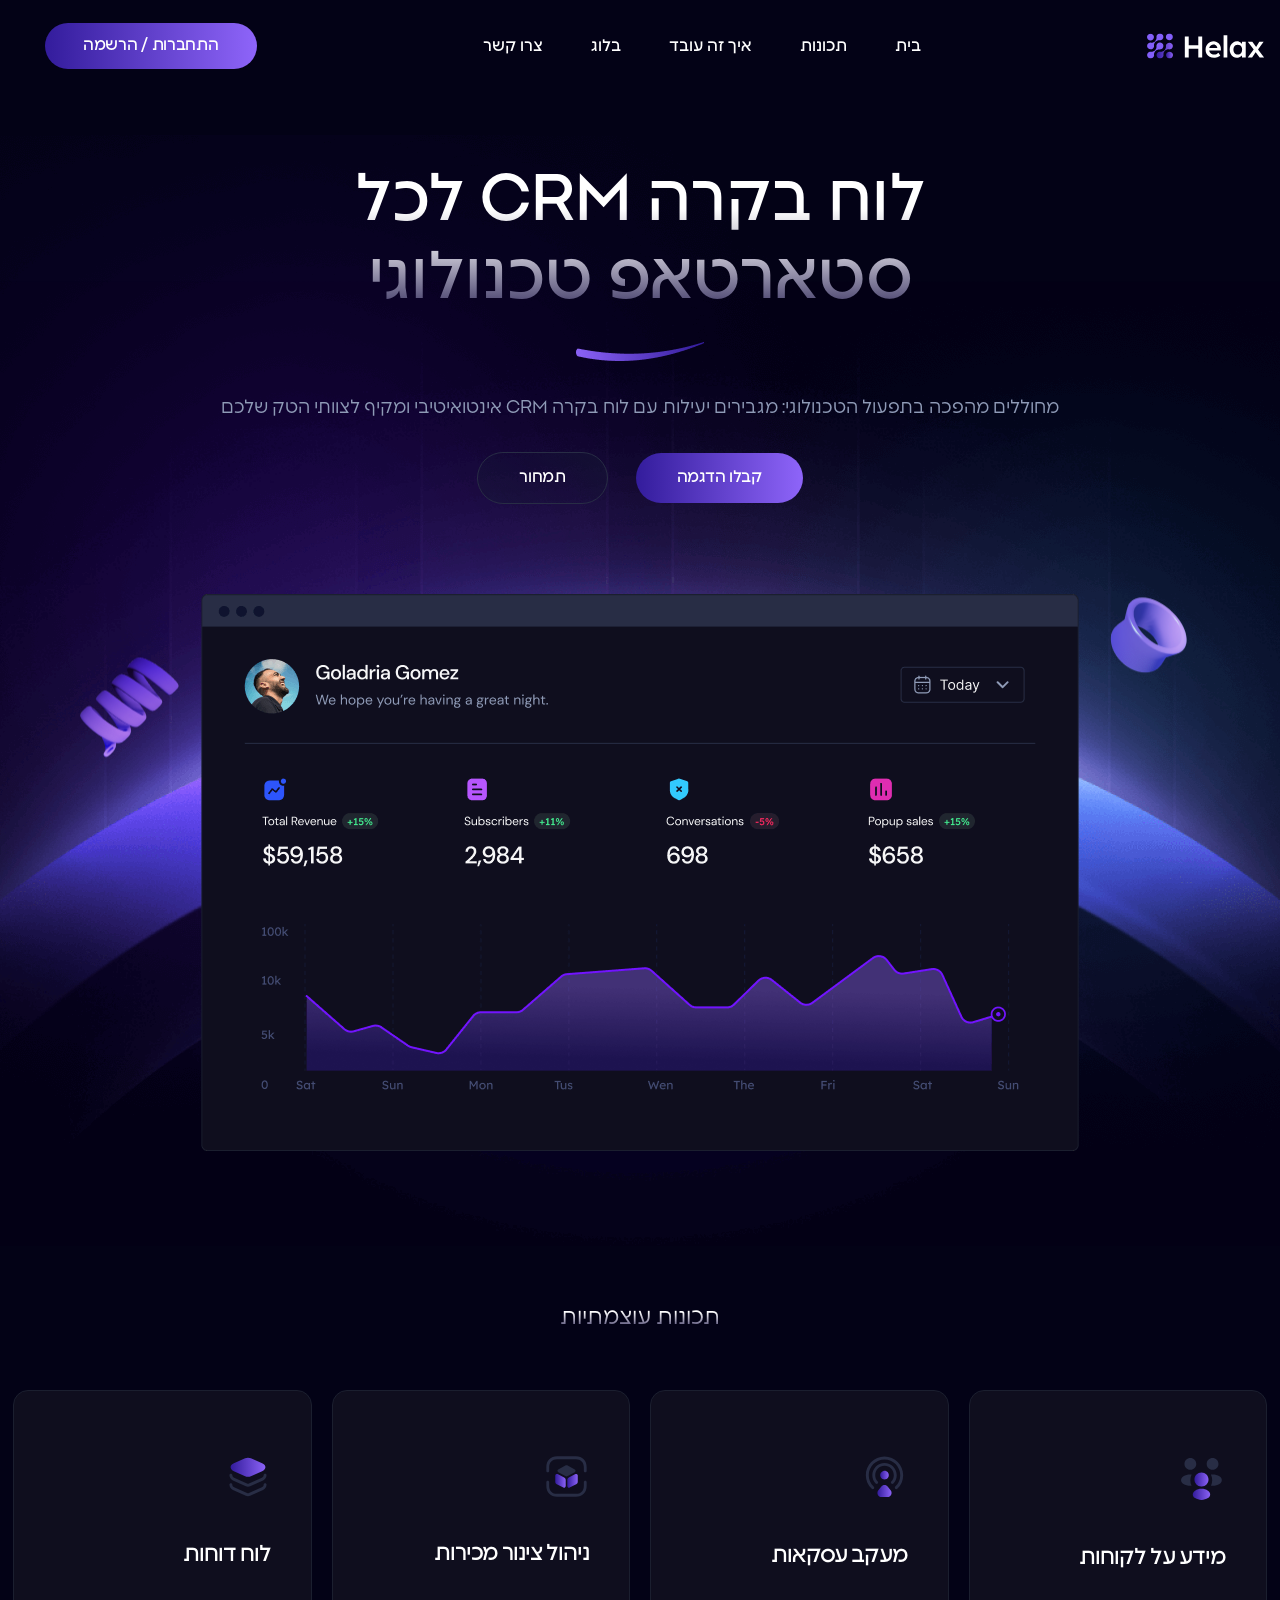
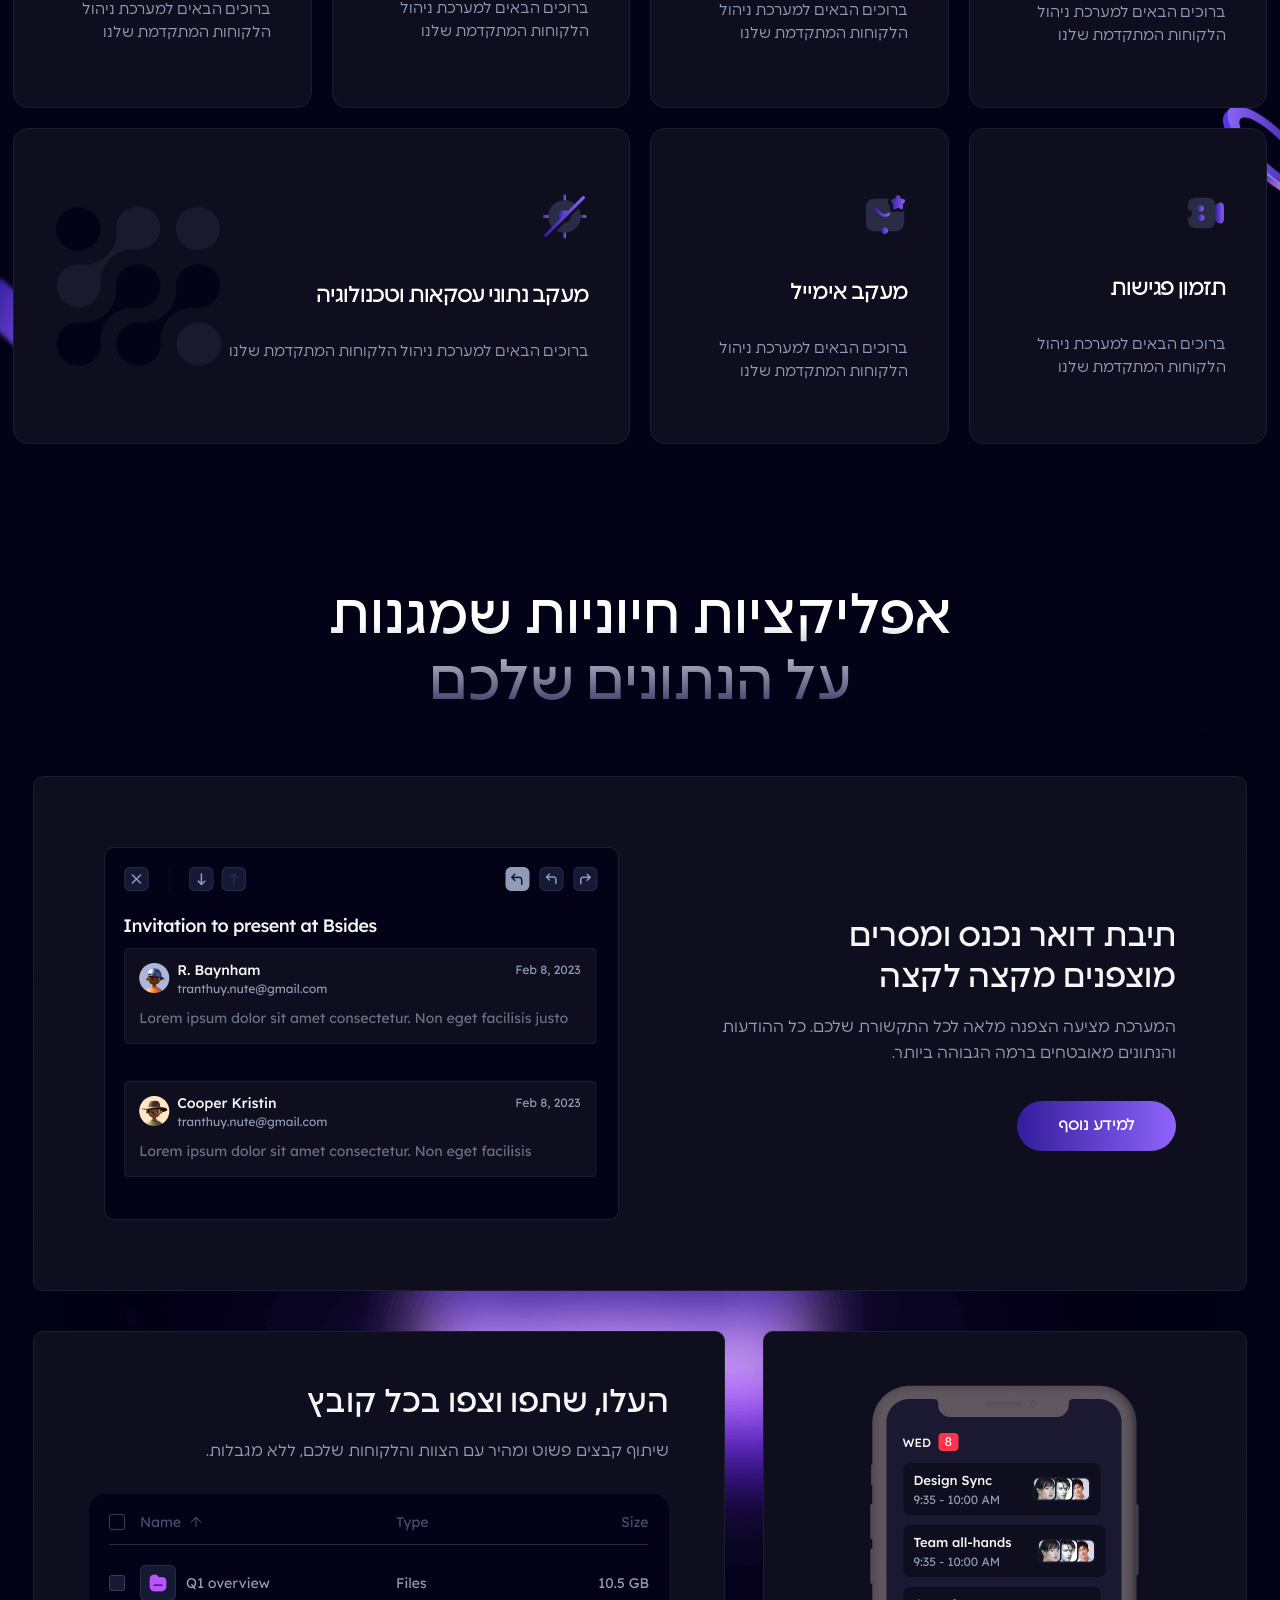
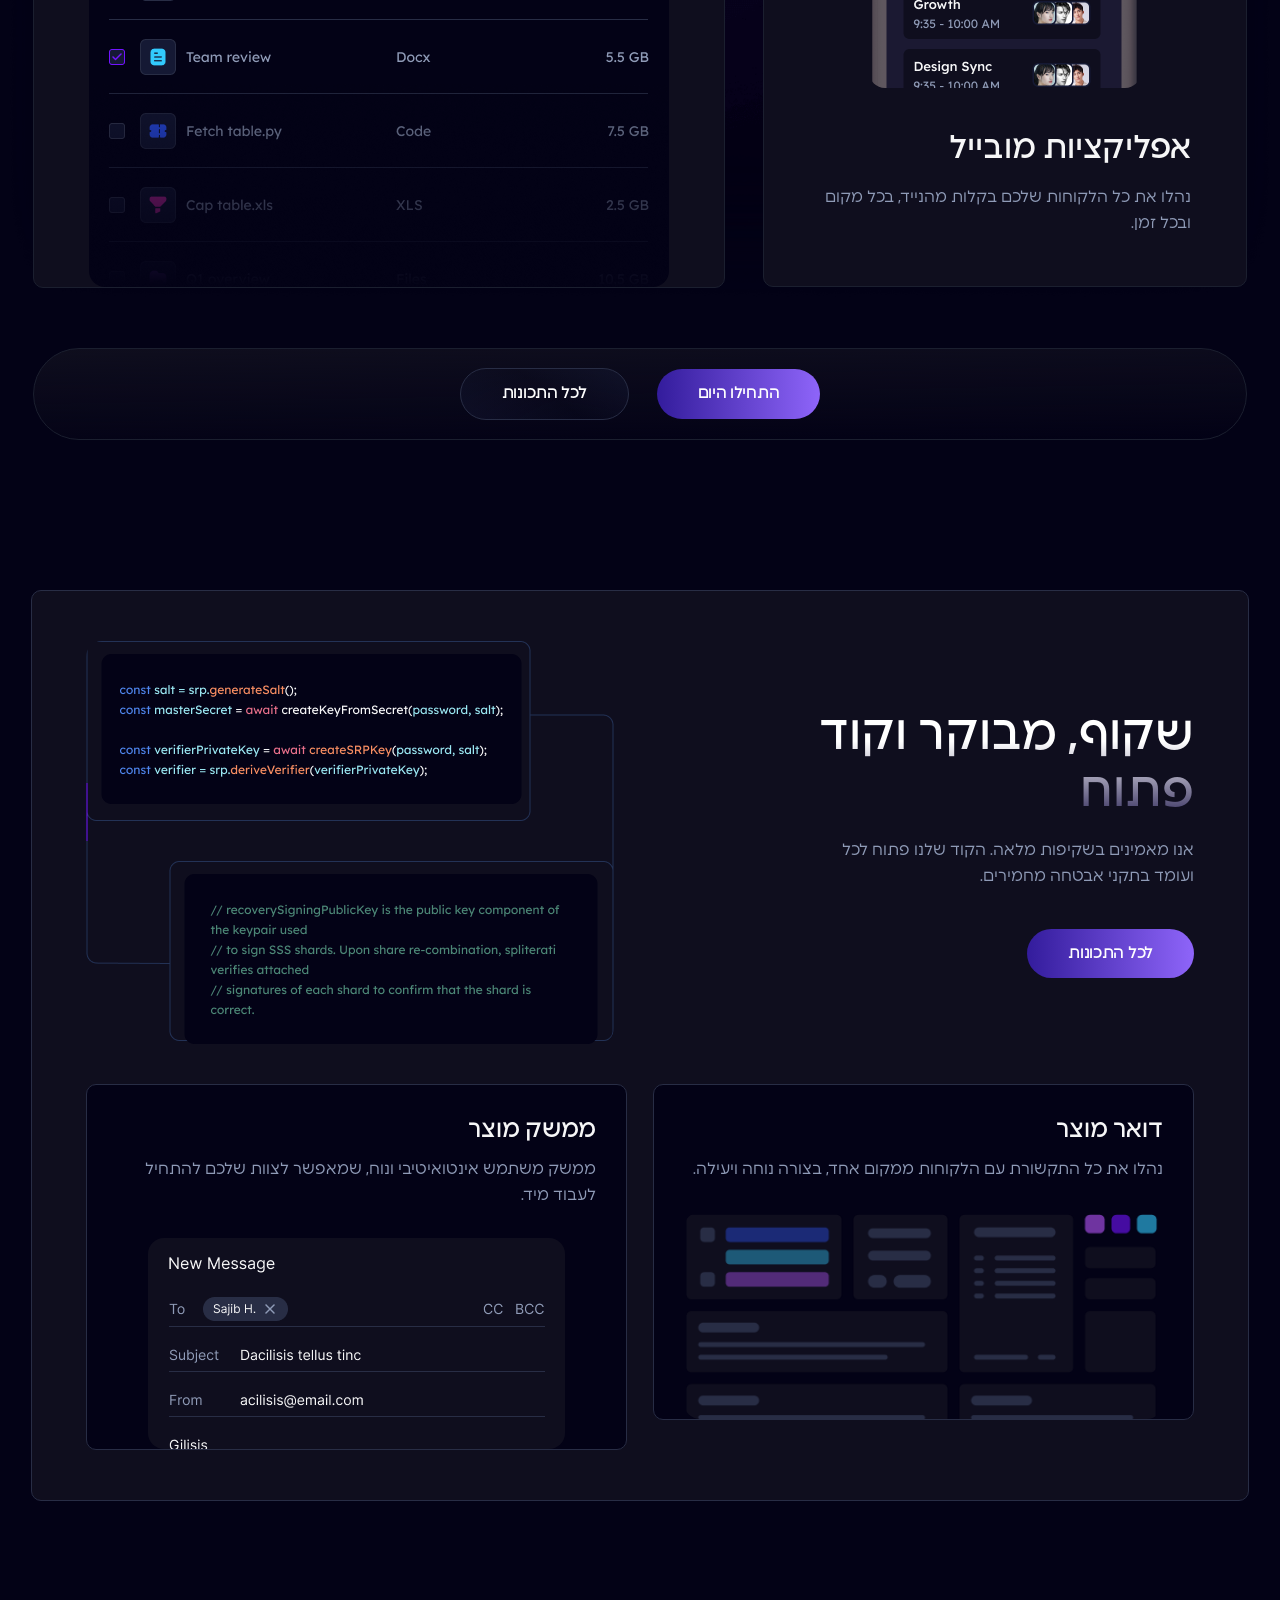
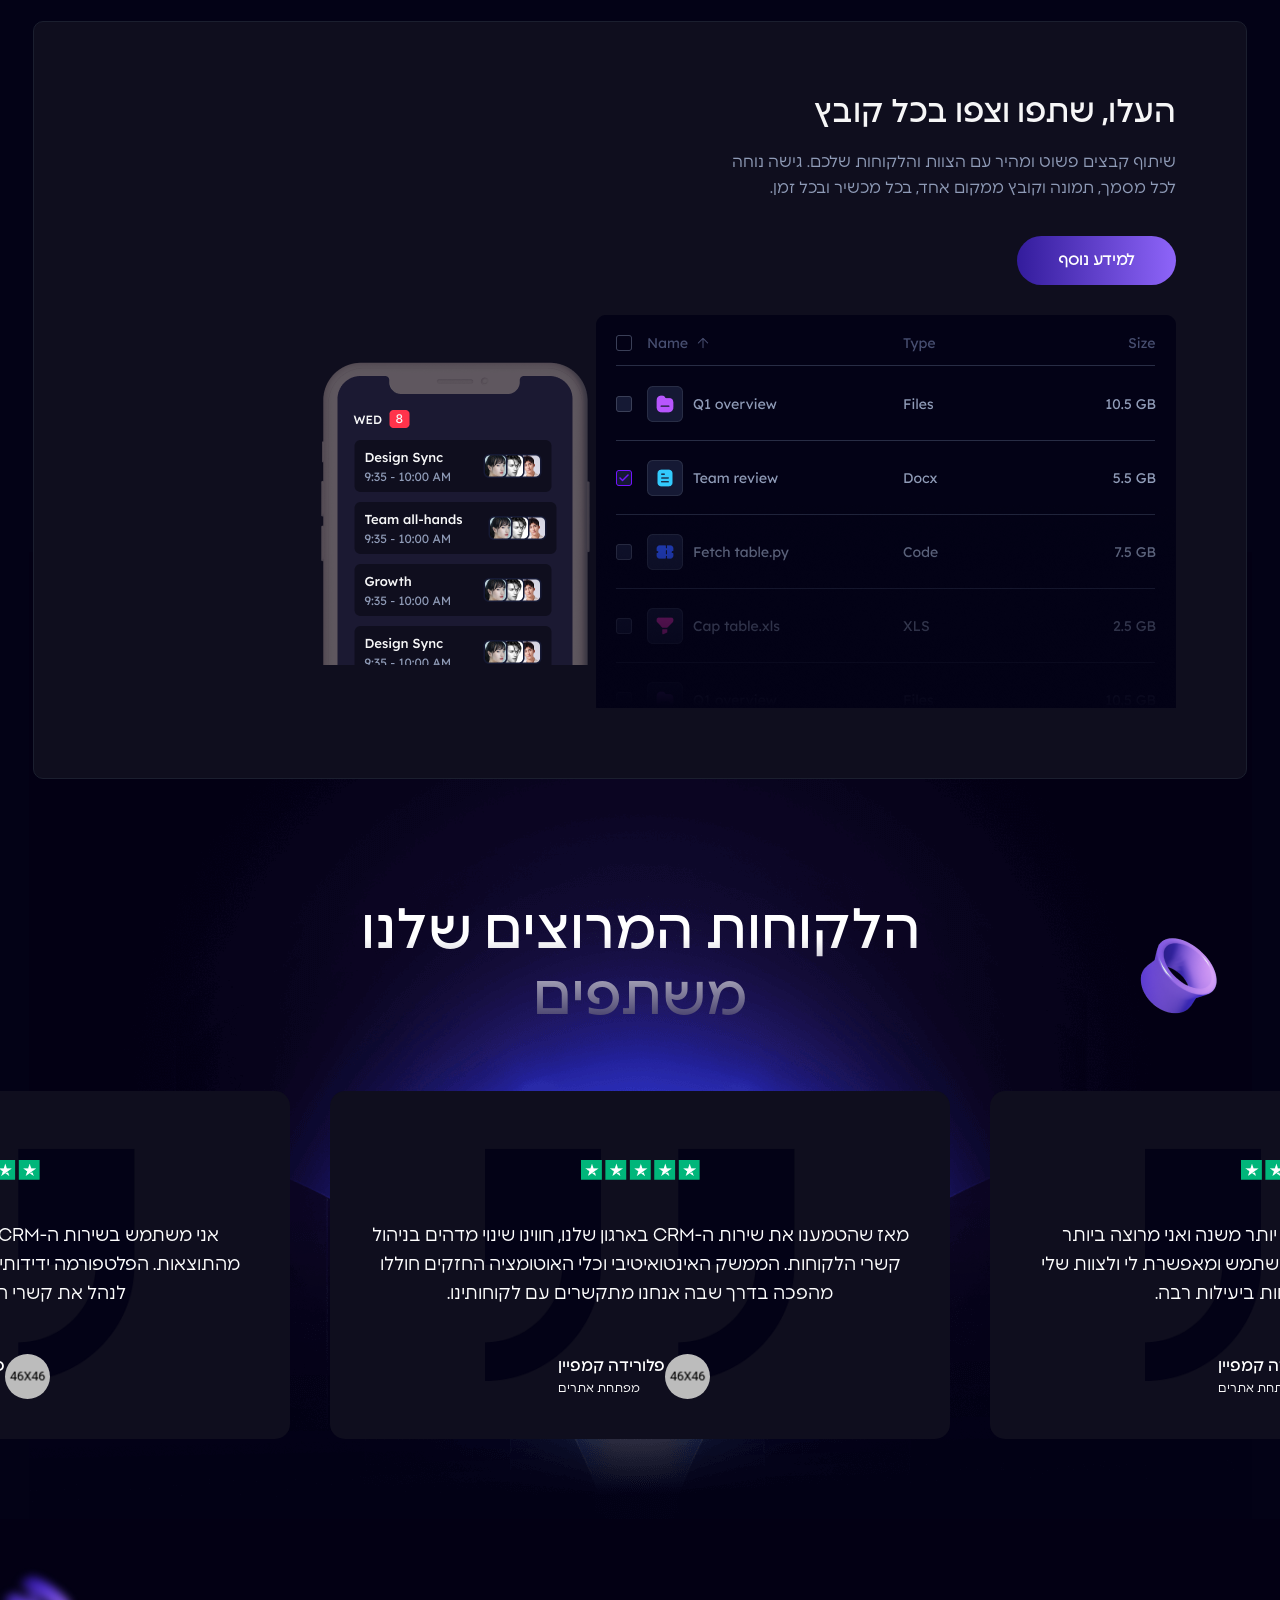
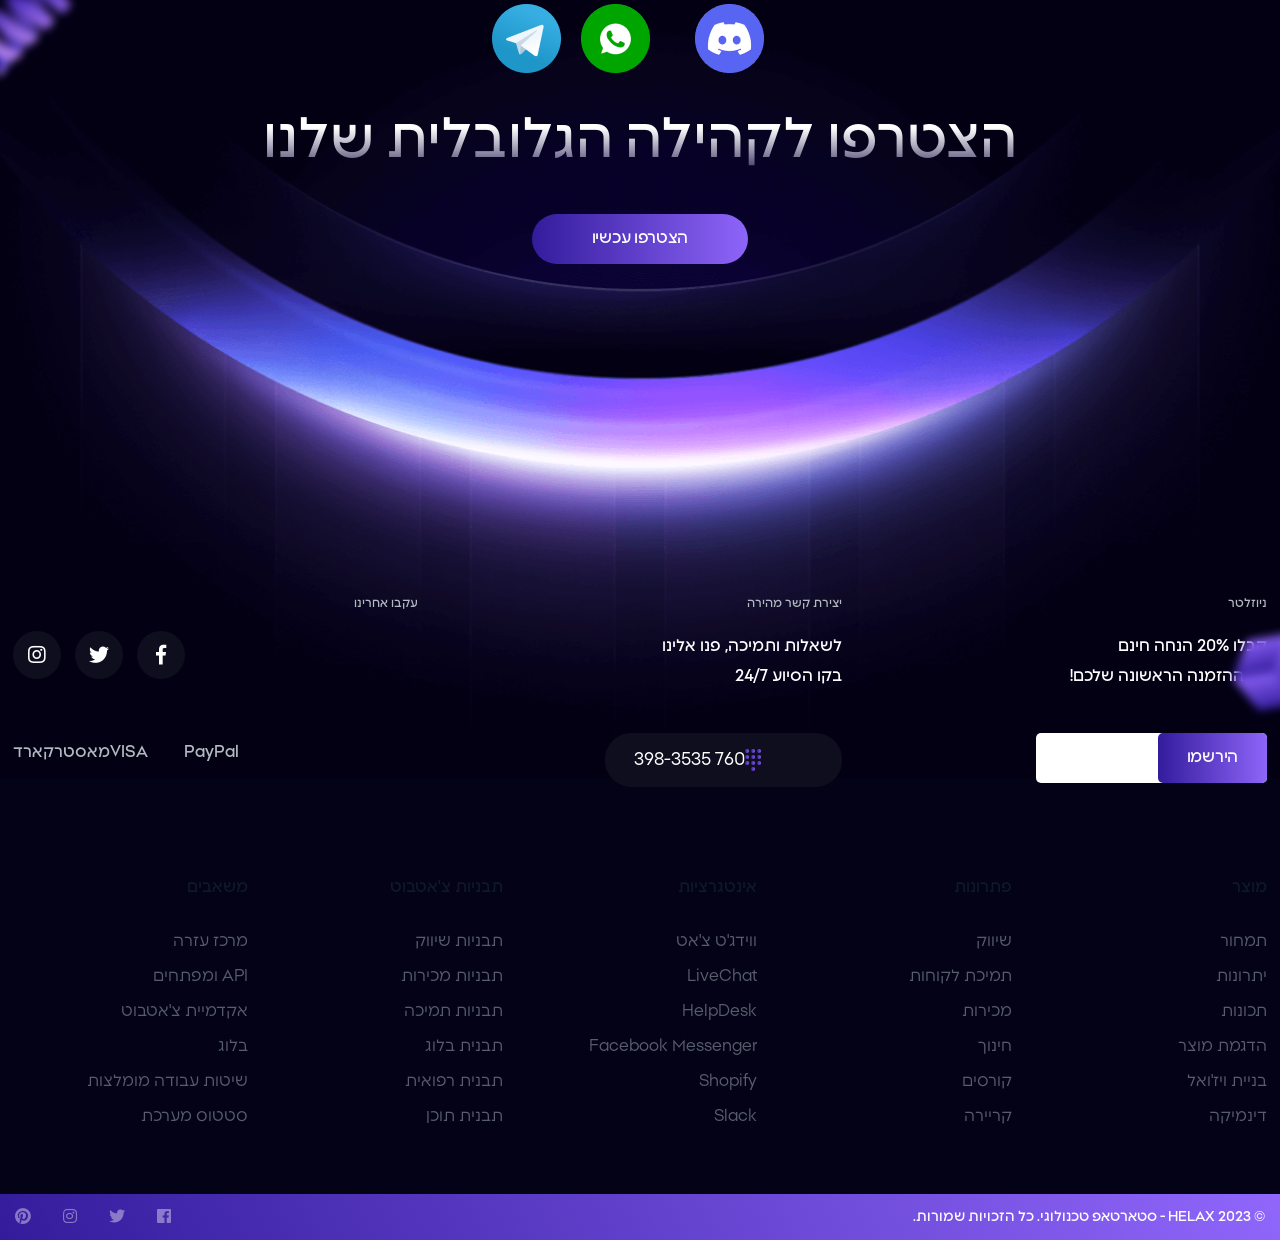
<file: Helax/home-2.html>
<!doctype html>
<html lang="he" dir="rtl">

<head>

    <!--========= Required meta tags =========-->
    <meta charset="utf-8">
    <meta http-equiv="x-ua-compatible" content="ie=edge">
    <meta name="description" content="">
    <meta name="viewport" content="width=device-width, initial-scale=1, shrink-to-fit=no">

    <title>Helax - פלטפורמת CRM לסטארטאפים</title>

    <link rel="shortcut icon" href="assets/img/favicon.png" type="images/x-icon"/>

    <!-- css include -->
    <link rel="stylesheet" href="assets/css/bootstrap.min.css">
    <link rel="stylesheet" href="assets/css/fontawesome.css">
    <link rel="stylesheet" href="assets/css/animate.css">
    <link rel="stylesheet" href="assets/css/metisMenu.css">
    <link rel="stylesheet" href="assets/css/swiper.min.css">
    <link rel="stylesheet" href="assets/css/magnific-popup.css">
    <link rel="stylesheet" href="assets/css/main.css">
</head>

<body class="home-dark">

    <div id="xb-loadding" class="xb-loader style-2"><div class="xb-dual-ring"></div></div>

    <div class="xb-cursor tx-js-cursor style-2">
        <div class="xb-cursor-wrapper">
            <div class="xb-cursor--follower xb-js-follower"></div>
        </div>
    </div>

    <div class="progress-wrap style-2">
        <svg class="progress-circle svg-content" width="100%" height="100%" viewBox="-1 -1 102 102">
            <path d="M50,1 a49,49 0 0,1 0,98 a49,49 0 0,1 0,-98"/>
        </svg>
    </div>

    <div class="body_wrap">
        
        <!-- header start -->
        <header class="site-header header-style-two">
            <div class="header__main-wrap stricky">
                <div class="container">
                    <div class="header__main ul_li_between">
                        <div class="header__logo">
                            <a href="index.html"><img src="assets/img/logo/logo-2.svg" alt=""></a>
                        </div>
                        <div class="main-menu__wrap ul_li navbar navbar-expand-lg">
                            <nav class="main-menu collapse navbar-collapse">
                                <ul>
                                    <li class="active"><a href="home-2.html">בית</a></li>
                                    <li><a class="scrollspy-btn" href="#feature">תכונות</a></li>
                                    <li><a class="scrollspy-btn" href="#process">איך זה עובד</a></li>
                                    <li><a href="blog.html">בלוג</a></li>
                                    <li><a href="contact.html">צרו קשר</a></li>
                                </ul>
                            </nav>
                        </div>
                        <div class="d-lg-none">
                            <a class="header__bar hamburger_menu" href="javascript:void(0);">
                                <div class="header__bar-icon">
                                    <span></span>
                                    <span></span>
                                    <span></span>
                                </div>
                            </a>
                        </div>
                        <div class="header__button d-none d-lg-block">
                            <a class="thm-btn thm-btn--gradient style-2" href="#!">התחברות / הרשמה</a>
                        </div>
                    </div>
                </div>
            </div>
        </header>
        <!-- header end -->

        <!-- slide bar start -->
		 <aside class="slide-bar">
            <div class="close-mobile-menu">
                <a class="tx-close" href="javascript:void(0);"></a>
            </div>

            <!-- sidebar-info start -->
            <div class="sidebar-info">
                <div class="sidebar-logo mb-30">
                    <a href="index.html">
                        <img src="assets/img/logo/logo.svg" alt="logo">
                    </a>
                </div>
                <div class="sidebar-content mb-40">
                    <p>חוללו מהפכה בעתידכם: נצלו את כוח הטכנולוגיה לצמיחה והצלחה חסרי תקדים!</p>
                </div>
                <ul class="sidebar-menu list-unstyled">
                    <li><a href="#!">אודות</a></li>
                    <li><a href="#!">שירותים</a></li>
                    <li><a href="#!">פרויקטים</a></li>
                    <li><a href="#!">בלוג</a></li>
                    <li><a href="#!">צרו קשר</a></li>
                </ul>
                <div class="ul_li mt-60">
                    <div class="ct-content-wrap d-flex">
                        <div class="ct-title col-auto">התקשרו אלינו:</div>
                        <div class="ct-content-wrap col">
                            <div class="ct-item-wrap row">
                                <div class="ct-item col-auto "> 
                                    <span class="item-content"><a href="tel:02456787535" class="tel">024 5678 7535</a></span>
                                </div>
                                <div class="ct-item col-auto "> <span class="item-content"><a href="mailto:support@gmail.com">support@gmail.com</a></span>
                                </div>
                            </div>
                        </div>
                    </div>
                </div>
                
                <div class="sidebar-socials-wrap mt-30"> <a class="social-item" href="https://facebook.com" target="_blank">Facebook</a><a class="social-item" href="https://www.behance.net/" target="_blank">Behance</a><a class="social-item" href="#" target="_blank">Telegram</a><a class="social-item" href="https://dribbble.com/" target="_blank">Dribbble</a></div>
            </div>
            <!-- sidebar-info end -->

            <!-- side-mobile-menu start -->
            <nav class="side-mobile-menu">
                <div class="header-mobile-search">
                    <form role="search" method="get" action="#"> 
                        <input type="text" placeholder="חיפוש..."> 
                        <button type="submit"><i class="ti-search"></i></button>
                    </form>
                </div>
                <ul id="mobile-menu-active">
                    <li class="dropdown"><a href="index.html">בית</a>
                        <ul class="sub-menu">
                            <li><a href="index.html">בית צ'אטבוט</a></li>
                            <li class="active"><a href="home-2.html">בית CRM</a></li>
                            <li><a href="home-3.html">בית כתיבה</a></li>
                        </ul>
                    </li>
                    <li><a class="scrollspy-btn" href="#feature">תכונות</a></li>
                    <li><a class="scrollspy-btn" href="#process">איך זה עובד</a></li>
                    <li class="dropdown">
                        <a href="#!">בלוג</a>
                        <ul class="sub-menu">
                            <li><a href="blog.html">בלוג</a></li>
                            <li><a href="blog-single.html">פרטי פוסט</a></li>
                        </ul>
                    </li>
                    <li><a href="contact.html">צרו קשר</a></li>
                </ul>
                
            </nav>
            <!-- side-mobile-menu end -->
        </aside>
        <div class="body-overlay"></div>
        <!-- slide bar end -->

       <main>
            <!-- hero start -->
            <section class="hero hero-style-two pos-rel pb-55">
                <div class="hero-bg wow fadeInUp" data-wow-delay="500ms" data-wow-duration=".5s" data-background="assets/img/bg/hero_bg.png"></div>
                <div class="container">
                    <div class="row align-items-center justify-content-center">
                        <div class="col-lg-10">
                            <div class="hero__content style-3 text-center">
                               <h1 class="title wow fadeInUp" data-wow-delay="0ms" data-wow-duration=".5s">לוח בקרה CRM לכל
                                <span class="xb-title--typewriter">
                                    <span class="xb-item--text is-active">סטארטאפ טכנולוגי</span>
                                    <span class="xb-item--text">עסק טכנולוגי</span>
                                    <span class="xb-item--text">סוכנות טכנולוגית</span> 
                                </span>
                            </h1>
                               <div class="shape mb-30 wow fadeInUp" data-wow-delay="100ms" data-wow-duration=".5s">
                                    <img src="assets/img/shape/h_line_shape.png" alt="">
                               </div>
                                <p class="mb-30 wow fadeInUp" data-wow-delay="200ms" data-wow-duration=".5s">מחוללים מהפכה בתפעול הטכנולוגי: מגבירים יעילות עם לוח בקרה CRM אינטואיטיבי ומקיף לצוותי הטק שלכם</p>
                                <div class="btns wow fadeInUp" data-wow-delay="300ms" data-wow-duration=".5s">
                                    <a class="thm-btn thm-btn--gradient style-2" href="#!">קבלו הדגמה</a>
                                    <a class="thm-btn thm-btn--outline style-2" href="#!">תמחור</a>
                                </div>
                                <div class="hero-image mt-90 wow fadeInUp" data-wow-delay="400ms" data-wow-duration=".5s">
                                    <img src="hero_img-3.png" alt="">
                                </div>
                            </div>
                        </div>
                    </div>
                </div>
                <div class="crm-hero__shape">
                    <div class="shape shape--1" data-parallax='{"y" : 80}'>
                        <img class="wow fadeInLeft" src="assets/img/shape/h_shape6.png" alt="">
                    </div>
                    <div class="shape shape--2">
                        <img src="assets/img/shape/h_shape7.png" alt="">
                    </div>
                    <div class="shape shape--3" data-parallax='{"y" : 70}'>
                        <img class=" wow fadeInRight" src="assets/img/shape/h_shape8.png" alt="">
                    </div>
                    <div class="shape shape--4">
                        <img src="assets/img/shape/h_shape9.png" alt="">
                    </div>
                </div>
            </section>
            <!-- hero start -->

            <!-- feature start -->
            <section id="feature" class="crm-feature pos-rel pt-70 pb-140">
                <div class="container">
                    <div class="crm-feature__title text-center mb-60">
                        תכונות עוצמתיות
                    </div>
                    <div class="row justify-content-center mt-none-20">
                        <div class="col-lg-3 col-md-6 mt-20">
                            <div class="crm-feature__item">
                                <div class="icon mb-40">
                                    <img src="assets/img/icon/ft_01.svg" alt="">
                                </div>
                                <h3>מידע על לקוחות</h3>
                                <p>ברוכים הבאים למערכת ניהול הלקוחות המתקדמת שלנו</p>
                            </div>
                        </div>
                        <div class="col-lg-3 col-md-6 mt-20">
                            <div class="crm-feature__item">
                                <div class="icon mb-40">
                                    <img src="assets/img/icon/ft_02.svg" alt="">
                                </div>
                                <h3>מעקב עסקאות</h3>
                                <p>ברוכים הבאים למערכת ניהול הלקוחות המתקדמת שלנו</p>
                            </div>
                        </div>
                        <div class="col-lg-3 col-md-6 mt-20">
                            <div class="crm-feature__item">
                                <div class="icon mb-40">
                                    <img src="assets/img/icon/ft_03.svg" alt="">
                                </div>
                                <h3>ניהול צינור מכירות</h3>
                                <p>ברוכים הבאים למערכת ניהול הלקוחות המתקדמת שלנו</p>
                            </div>
                        </div>
                        <div class="col-lg-3 col-md-6 mt-20">
                            <div class="crm-feature__item">
                                <div class="icon mb-40">
                                    <img src="assets/img/icon/ft_04.svg" alt="">
                                </div>
                                <h3>לוח דוחות</h3>
                                <p>ברוכים הבאים למערכת ניהול הלקוחות המתקדמת שלנו</p>
                            </div>
                        </div>
                        <div class="col-lg-3 col-md-6 mt-20">
                            <div class="crm-feature__item">
                                <div class="icon mb-40">
                                    <img src="assets/img/icon/ft_05.svg" alt="">
                                </div>
                                <h3>תזמון פגישות</h3>
                                <p>ברוכים הבאים למערכת ניהול הלקוחות המתקדמת שלנו</p>
                            </div>
                        </div>
                        <div class="col-lg-3 col-md-6 mt-20">
                            <div class="crm-feature__item">
                                <div class="icon mb-40">
                                    <img src="assets/img/icon/ft_06.svg" alt="">
                                </div>
                                <h3>מעקב אימייל</h3>
                                <p>ברוכים הבאים למערכת ניהול הלקוחות המתקדמת שלנו</p>
                            </div>
                        </div>
                        <div class="col-lg-6 col-md-12 mt-20">
                            <div class="crm-feature__item">
                                <div class="icon mb-40">
                                    <img src="assets/img/icon/ft_07.svg" alt="">
                                </div>
                                <h3>מעקב נתוני עסקאות וטכנולוגיה</h3>
                                <p>ברוכים הבאים למערכת ניהול הלקוחות המתקדמת שלנו</p>
                                <div class="ft_icon">
                                    <img src="assets/img/icon/ft_icon.png" alt="">
                                </div>
                            </div>
                        </div>
                    </div>
                </div>
                <div class="crm-feature__shape">
                    <div class="shape shape--1" data-parallax='{"y" : 70}'>
                        <img src="assets/img/shape/ft_shape1.png" alt="">
                    </div>
                    <div class="shape shape--2" data-parallax='{"y" : 80}'>
                        <img src="assets/img/shape/ft_shape2.png" alt="">
                    </div>
                </div>
            </section>
            <!-- feature end -->

            <!-- process start -->
            <section id="process" class="process pos-rel pb-120">
                <div class="process__shape">
                    <div class="shape shape--1" data-parallax='{"x" : 70}'>
                        <img src="assets/img/shape/pr_shape1.png" alt="">
                    </div>
                    <div class="shape shape--2">
                        <img src="assets/img/shape/pr_shape2.png" alt="">
                    </div>
                    <div class="shape shape--3" data-parallax='{"y" : 80}'>
                        <img src="assets/img/shape/pr_shape3.png" alt="">
                    </div>
                </div>
                <div class="container">
                    <div class="crm-title text-center mb-60">
                        <h2 class="crm-title__heading">אפליקציות חיוניות שמגנות <br> על הנתונים שלכם</h2>
                    </div>
                    <div class="process__wrap ul_li_between">
                        <div class="process__title mt-30">
                            <h3 class="title">תיבת דואר נכנס ומסרים <br> מוצפנים מקצה לקצה</h3>
                            <p>המערכת מציעה הצפנה מלאה לכל התקשורת שלכם. כל ההודעות והנתונים מאובטחים ברמה הגבוהה ביותר.</p>
                            <div class="mt-35">
                                <a class="thm-btn thm-btn--gradient style-2" href="#!">למידע נוסף</a>
                            </div>
                        </div>
                        <div class="process__ss mt-30">
                            <img src="img_01.png" alt="">
                        </div>
                    </div>
                    <div class="row g-38 mt-10">
                        <div class="col-lg-5 mt-30">
                            <div class="process__app-item">
                                <div class="text-center">
                                    <img src="img_02.png" alt="אפליקציית מובייל" style="max-width:100%;border-radius:16px;">
                                </div>
                                <div class="process__title mt-40">
                                    <h3 class="title">אפליקציות מובייל</h3>
                                    <p>נהלו את כל הלקוחות שלכם בקלות מהנייד, בכל מקום ובכל זמן.</p>
                                </div>
                            </div>
                        </div>
                        <div class="col-lg-7 mt-30">
                            <div class="process__app-item style-2">
                                <div class="process__title mb-30">
                                    <h3 class="title">העלו, שתפו וצפו בכל קובץ</h3>
                                    <p>שיתוף קבצים פשוט ומהיר עם הצוות והלקוחות שלכם, ללא מגבלות.</p>
                                </div>
                                <div class="text-center">
                                    <img src="img_03.png" alt="העלו, שתפו וצפו בכל קובץ" style="max-width:100%;border-radius:16px;">
                                </div>
                            </div>
                        </div>
                    </div>
                    <div class="process__button mt-60">
                        <div class="btns text-center">
                            <a class="thm-btn thm-btn--gradient style-2" href="#!">התחילו היום</a>
                            <a class="thm-btn thm-btn--outline style-2" href="#!">לכל התכונות</a>
                        </div>
                    </div>
                    <div class="row pt-150 pt-xs-90">
                        <div class="col-12">
                            <div class="process__area">
                                <div class="process__top ul_li_between mt-none-30">
                                    <div class="crm-title mt-30">
                                        <h2 class="crm-title__heading mb-15">שקוף, מבוקר וקוד פתוח</h2>
                                        <p>אנו מאמינים בשקיפות מלאה. הקוד שלנו פתוח לכל ועומד בתקני אבטחה מחמירים.</p>
                                        <div class="mt-40">
                                            <a class="thm-btn thm-btn--gradient style-2" href="#!">לכל התכונות</a>
                                        </div>
                                    </div>
                                    <div class="image mt-30">
                                        <img src="img_04.png" alt="שקוף, מבוקר וקוד פתוח" style="max-width:100%;border-radius:16px;">
                                    </div>
                                </div>
                                <div class="row g-26 mt-10">
                                    <div class="col-lg-6 mt-30">
                                        <div class="process__app-item style-3">
                                            <div class="process__title process__title--lg mb-30">
                                                <h3 class="title">דואר מוצר</h3>
                                                <p>נהלו את כל התקשורת עם הלקוחות ממקום אחד, בצורה נוחה ויעילה.</p>
                                            </div>
                                            <div class="text-center">
                                                <img src="img_06.png" alt="דואר מוצר" style="max-width:100%;border-radius:16px;">
                                            </div>
                                        </div>
                                    </div>
                                    <div class="col-lg-6 mt-30">
                                        <div class="process__app-item style-3">
                                            <div class="process__title process__title--lg mb-30">
                                                <h3 class="title">ממשק מוצר</h3>
                                                <p>ממשק משתמש אינטואיטיבי ונוח, שמאפשר לצוות שלכם להתחיל לעבוד מיד.</p>
                                            </div>
                                            <div class="text-center">
                                                <img src="img_05.png" alt="ממשק מוצר" style="max-width:100%;border-radius:16px;">
                                            </div>
                                        </div>
                                    </div>
                                </div>
                            </div>
                        </div>
                    </div>
                </div>
            </section>
            <!-- process end -->

            <!-- file preview start -->
            <section class="process pos-rel pb-120">
                <div class="container">
                    <div class="process__wrap ul_li_between">
                        <div class="process__title mt-30">
                            <h3 class="title">העלו, שתפו וצפו בכל קובץ</h3>
                            <p>שיתוף קבצים פשוט ומהיר עם הצוות והלקוחות שלכם. גישה נוחה לכל מסמך, תמונה וקובץ ממקום אחד, בכל מכשיר ובכל זמן.</p>
                            <div class="mt-35">
                                <a class="thm-btn thm-btn--gradient style-2" href="#!">למידע נוסף</a>
                            </div>
                        </div>
                        <div class="process__ss mt-30">
                            <img src="img_03.png" alt="העלו, שתפו וצפו בכל קובץ">
                            <img src="img_02.png" alt="אפליקציות מובייל">
                        </div>
                    </div>
                </div>
            </section>
            <!-- file preview end -->

            <!-- testimonial start -->
            <section class="crm-testimonial pos-rel pb-80">
                <div class="container">
                    <div class="crm-title text-center mb-60">
                        <h2 class="crm-title__heading">הלקוחות המרוצים שלנו <br> משתפים</h2>
                    </div>
                </div>
                <div class="crm-testimonial__slide swiper-container">
                    <div class="swiper-wrapper">
                        <div class="crm-testimonial__item swiper-slide">
                            <div class="rating mb-40">
                                <img src="assets/img/icon/rating.png" alt="">
                            </div>
                            <p>מאז שהטמענו את שירות ה-CRM בארגון שלנו, חווינו שינוי מדהים בניהול קשרי הלקוחות. הממשק האינטואיטיבי וכלי האוטומציה החזקים חוללו מהפכה בדרך שבה אנחנו מתקשרים עם לקוחותינו.</p>
                            <div class="crm-testimonial__author ul_li_center text-start mt-45">
                                <div class="avatar">
                                    <img src="assets/img/avatar/tm_avatar1.jpg" alt="">
                                </div>
                                <div class="content">
                                    <h4>פלורידה קמפיין</h4>
                                    <span>מפתחת אתרים</span>
                                </div>
                            </div>
                            <div class="quote">
                                <img src="assets/img/icon/quote-2.png" alt="">
                            </div>
                        </div>
                        <div class="crm-testimonial__item swiper-slide">
                            <div class="rating mb-40">
                                <img src="assets/img/icon/rating.png" alt="">
                            </div>
                            <p>אני משתמש בשירות ה-CRM כבר יותר משנה ואני מרוצה ביותר מהתוצאות. הפלטפורמה ידידותית למשתמש ומאפשרת לי ולצוות שלי לנהל את קשרי הלקוחות ביעילות רבה.</p>
                            <div class="crm-testimonial__author ul_li_center text-start mt-45">
                                <div class="avatar">
                                    <img src="assets/img/avatar/tm_avatar2.jpg" alt="">
                                </div>
                                <div class="content">
                                    <h4>פלורידה קמפיין</h4>
                                    <span>מפתחת אתרים</span>
                                </div>
                            </div>
                            <div class="quote">
                                <img src="assets/img/icon/quote-2.png" alt="">
                            </div>
                        </div>
                        <div class="crm-testimonial__item swiper-slide">
                            <div class="rating mb-40">
                                <img src="assets/img/icon/rating.png" alt="">
                            </div>
                            <p>אני לא יכול לדמיין לנהל את העסק שלי בלי שירות ה-CRM. זה הפך לכלי הכרחי בניהול קשרי הלקוחות שלנו. היכולת לרכז את כל נתוני הלקוחות והתקשורת במקום אחד חסכה לנו זמן רב.</p>
                            <div class="crm-testimonial__author ul_li_center text-start mt-45">
                                <div class="avatar">
                                    <img src="assets/img/avatar/tm_avatar3.jpg" alt="">
                                </div>
                                <div class="content">
                                    <h4>פלורידה קמפיין</h4>
                                    <span>מפתחת אתרים</span>
                                </div>
                            </div>
                            <div class="quote">
                                <img src="assets/img/icon/quote-2.png" alt="">
                            </div>
                        </div>
                        <div class="crm-testimonial__item swiper-slide">
                            <div class="rating mb-40">
                                <img src="assets/img/icon/rating.png" alt="">
                            </div>
                            <p>אני משתמש בשירות ה-CRM כבר יותר משנה ואני מרוצה ביותר מהתוצאות. הפלטפורמה ידידותית למשתמש ומאפשרת לי ולצוות שלי לנהל את קשרי הלקוחות ביעילות רבה.</p>
                            <div class="crm-testimonial__author ul_li_center text-start mt-45">
                                <div class="avatar">
                                    <img src="assets/img/avatar/tm_avatar1.jpg" alt="">
                                </div>
                                <div class="content">
                                    <h4>פלורידה קמפיין</h4>
                                    <span>מפתחת אתרים</span>
                                </div>
                            </div>
                            <div class="quote">
                                <img src="assets/img/icon/quote-2.png" alt="">
                            </div>
                        </div>
                    </div>
                </div>
                <div class="crm-testimonial__shape">
                    <div class="shape shape--1">
                        <img src="assets/img/shape/tm_shape1.png" alt="">
                    </div>
                    <div class="shape shape--2" data-parallax='{"y" : 80}'>
                        <img src="assets/img/shape/tm_shape2.png" alt="">
                    </div>
                </div>
            </section>
            <!-- testimonial end -->

       </main>

        <footer class="site-footer footer-style-two pos-rel pt-85" data-background="assets/img/shape/fot_shape2.png">
            <div class="container">
                <div class="row">
                    <div class="crm-community text-center">
                        <ul class="crm-community__social ul_li_center mb-35" style="gap: 20px;">
                            <li><a href="#!"><img src="assets/img/icon/discord.png" alt=""></a></li>   
                            <li><a href="#!"><img src="assets/img/icon/whatsapp.png" alt=""></a></li>   
                            <li><a href="#!"><img src="assets/img/icon/telegram.png" alt=""></a></li>   
                        </ul>
                        <div class="crm-title text-center mb-40">
                            <h2 class="crm-title__heading">הצטרפו לקהילה הגלובלית שלנו</h2>
                        </div>
                        <a class="thm-btn thm-btn--gradient style-2" href="#!">הצטרפו עכשיו</a>
                    </div>
                </div>
                <div class="row mt-none-30 pb-90">
                    <div class="col-lg-4 col-md-6 mt-30">
                        <div class="footer__cta">
                            <span class="title">ניוזלטר</span>
                            <h4>קבלו 20% הנחה חינם <br> על ההזמנה הראשונה שלכם!</h4>
                            <form class="footer__newsletter" action="#">
                                <input type="text" placeholder="כתובת אימייל">
                                <button class="thm-btn thm-btn--gradient style-2 br-5">הירשמו</button>
                            </form>
                        </div>
                    </div>
                    <div class="col-lg-4 col-md-6 mt-30">
                        <div class="footer__cta pl-45">
                            <span class="title">יצירת קשר מהירה</span>
                            <h4>לשאלות ותמיכה, פנו אלינו <br> בקו הסיוע 24/7</h4>
                            <span class="cta-number"><span><img src="assets/img/icon/np_icon2.svg" alt=""></span>760 398-3535</span>
                        </div>
                    </div>
                    <div class="col-lg-4 col-md-6 mt-30">
                        <div class="footer__cta text-lg-end">
                            <span class="title">עקבו אחרינו</span>
                            <ul class="footer__cta-social ul_li_right mb-60" style="gap: 14px;">
                                <li style="margin-left:0;"><a href="#!"><i class="fab fa-facebook-f"></i></a></li>
                                <li style="margin-left:0;"><a href="#!"><i class="fab fa-twitter"></i></a></li>
                                <li style="margin-left:0;"><a href="#!"><i class="fab fa-instagram"></i></a></li>
                            </ul>
                            <ul class="footer__cta-link ul_li_right">
                                <li><a href="#!">PayPal</a></li>
                                <li><a href="#!">VISA</a></li>
                                <li><a href="#!">מאסטרקארד</a></li>
                            </ul>
                        </div>
                    </div>
                </div>
            </div>
            <div class="container">
                <div class="footer__widget-warp pb-75">
                    <div class="row mt-none-30 row-cols-1 row-cols-xl-5 row-cols-lg-5 row-cols-md-3 row-cols-sm-2">
                        <div class="col mt-30">
                            <div class="footer__widget">
                                <h3 class="widget-title">מוצר</h3>
                                <ul class="widget__link list-unstyled">
                                    <li><a href="#!">תמחור</a></li>
                                    <li><a href="#!">יתרונות</a></li>
                                    <li><a href="#!">תכונות</a></li>
                                    <li><a href="#!">הדגמת מוצר</a></li>
                                    <li><a href="#!">בניית ויז'ואל</a></li>
                                    <li><a href="#!">דינמיקה</a></li>
                                </ul>
                            </div>
                        </div>
                        <div class="col mt-30">
                            <div class="footer__widget">
                                <h3 class="widget-title">פתרונות</h3>
                                <ul class="widget__link list-unstyled">
                                    <li><a href="#!">שיווק</a></li>
                                    <li><a href="#!">תמיכת לקוחות</a></li>
                                    <li><a href="#!">מכירות</a></li>
                                    <li><a href="#!">חינוך</a></li>
                                    <li><a href="#!">קורסים</a></li>
                                    <li><a href="#!">קריירה</a></li>
                                </ul>
                            </div>
                        </div>
                        <div class="col mt-30">
                            <div class="footer__widget">
                                <h3 class="widget-title">אינטגרציות</h3>
                                <ul class="widget__link list-unstyled">
                                    <li><a href="#!">ווידג'ט צ'אט</a></li>
                                    <li><a href="#!">LiveChat</a></li>
                                    <li><a href="#!">HelpDesk</a></li>
                                    <li><a href="#!">Facebook Messenger</a></li>
                                    <li><a href="#!">Shopify</a></li>
                                    <li><a href="#!">Slack</a></li>
                                </ul>
                            </div>
                        </div>
                        <div class="col mt-30">
                            <div class="footer__widget">
                                <h3 class="widget-title">תבניות צ'אטבוט</h3>
                                <ul class="widget__link list-unstyled">
                                    <li><a href="#!">תבניות שיווק</a></li>
                                    <li><a href="#!">תבניות מכירות</a></li>
                                    <li><a href="#!">תבניות תמיכה</a></li>
                                    <li><a href="#!">תבנית בלוג</a></li>
                                    <li><a href="#!">תבנית רפואית</a></li>
                                    <li><a href="#!">תבנית תוכן</a></li>
                                </ul>
                            </div>
                        </div>
                        <div class="col mt-30">
                            <div class="footer__widget">
                                <h3 class="widget-title">משאבים</h3>
                                <ul class="widget__link list-unstyled">
                                    <li><a href="#!">מרכז עזרה</a></li>
                                    <li><a href="#!">API ומפתחים</a></li>
                                    <li><a href="#!">אקדמיית צ'אטבוט</a></li>
                                    <li><a href="#!">בלוג</a></li>
                                    <li><a href="#!">שיטות עבודה מומלצות</a></li>
                                    <li><a href="#!">סטטוס מערכת</a></li>
                                </ul>
                            </div>
                        </div>
                    </div>
                </div>
            </div>

            <div class="footer__copyright">
                <div class="container">
                    <div class="ul_li_between mt-none-10">
                        <div class="footer__copyright-text mt-10">
                            © 2023 Helax - סטארטאפ טכנולוגי. כל הזכויות שמורות.
                        </div>
                        <ul class="footer__social ul_li mt-10" style="gap: 32px;">
                            <li style="margin-left:0;"><a href="#!"><i class="fab fa-facebook"></i></a></li>
                            <li style="margin-left:0;"><a href="#!"><i class="fab fa-twitter"></i></a></li>
                            <li style="margin-left:0;"><a href="#!"><i class="fab fa-instagram"></i></a></li>
                            <li style="margin-left:0;"><a href="#!"><i class="fab fa-pinterest"></i></a></li>
                        </ul>
                    </div>
                </div>
            </div>
            <div class="crm-footer__shape">
                <div class="shape shape--1" data-parallax='{"y" : 70}'>
                    <img src="assets/img/shape/fot_shape1.png" alt="">
                </div>
                <div class="shape shape--2" data-parallax='{"y" : 80}'>
                    <img src="assets/img/shape/fot_shape3.png" alt="">
                </div>
            </div>
        </footer>

    </div>

    <!-- jquery include -->
    <script src="assets/js/jquery-3.5.1.min.js"></script>
    <script src="assets/js/bootstrap.bundle.min.js"></script>
    <script src="assets/js/swiper.min.js"></script>
    <script src="assets/js/wow.min.js"></script>
    <script src="assets/js/appear.js"></script>
    <script src="assets/js/jquery.magnific-popup.min.js"></script>
    <script src="assets/js/metisMenu.min.js"></script>
    <script src="assets/js/cursor.js"></script>
    <script src="assets/js/jquery.marquee.min.js"></script>
    <script src="assets/js/parallax-scroll.js"></script>
    <script src="assets/js/easing.min.js"></script>
    <script src="assets/js/scrollspy.js"></script>
    <script src="assets/js/main.js"></script>
    
</body>

</html>
</file>
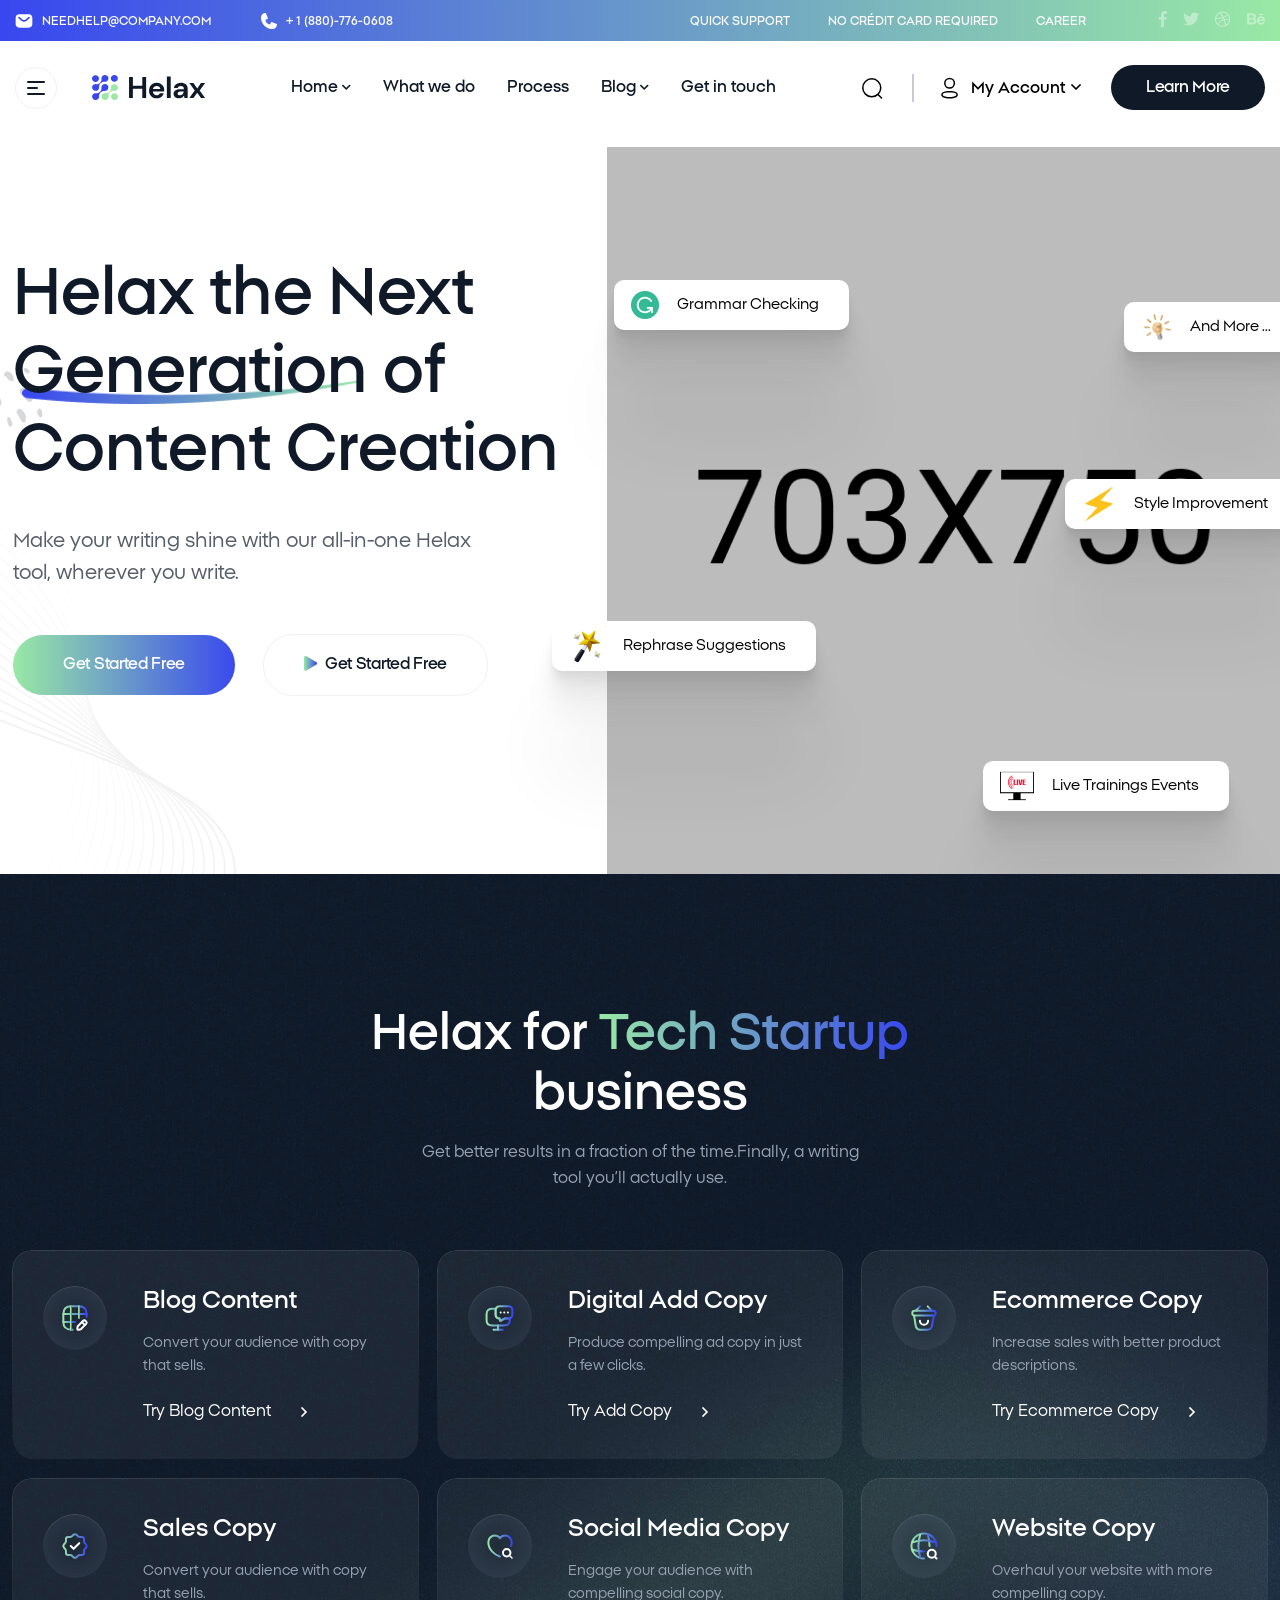
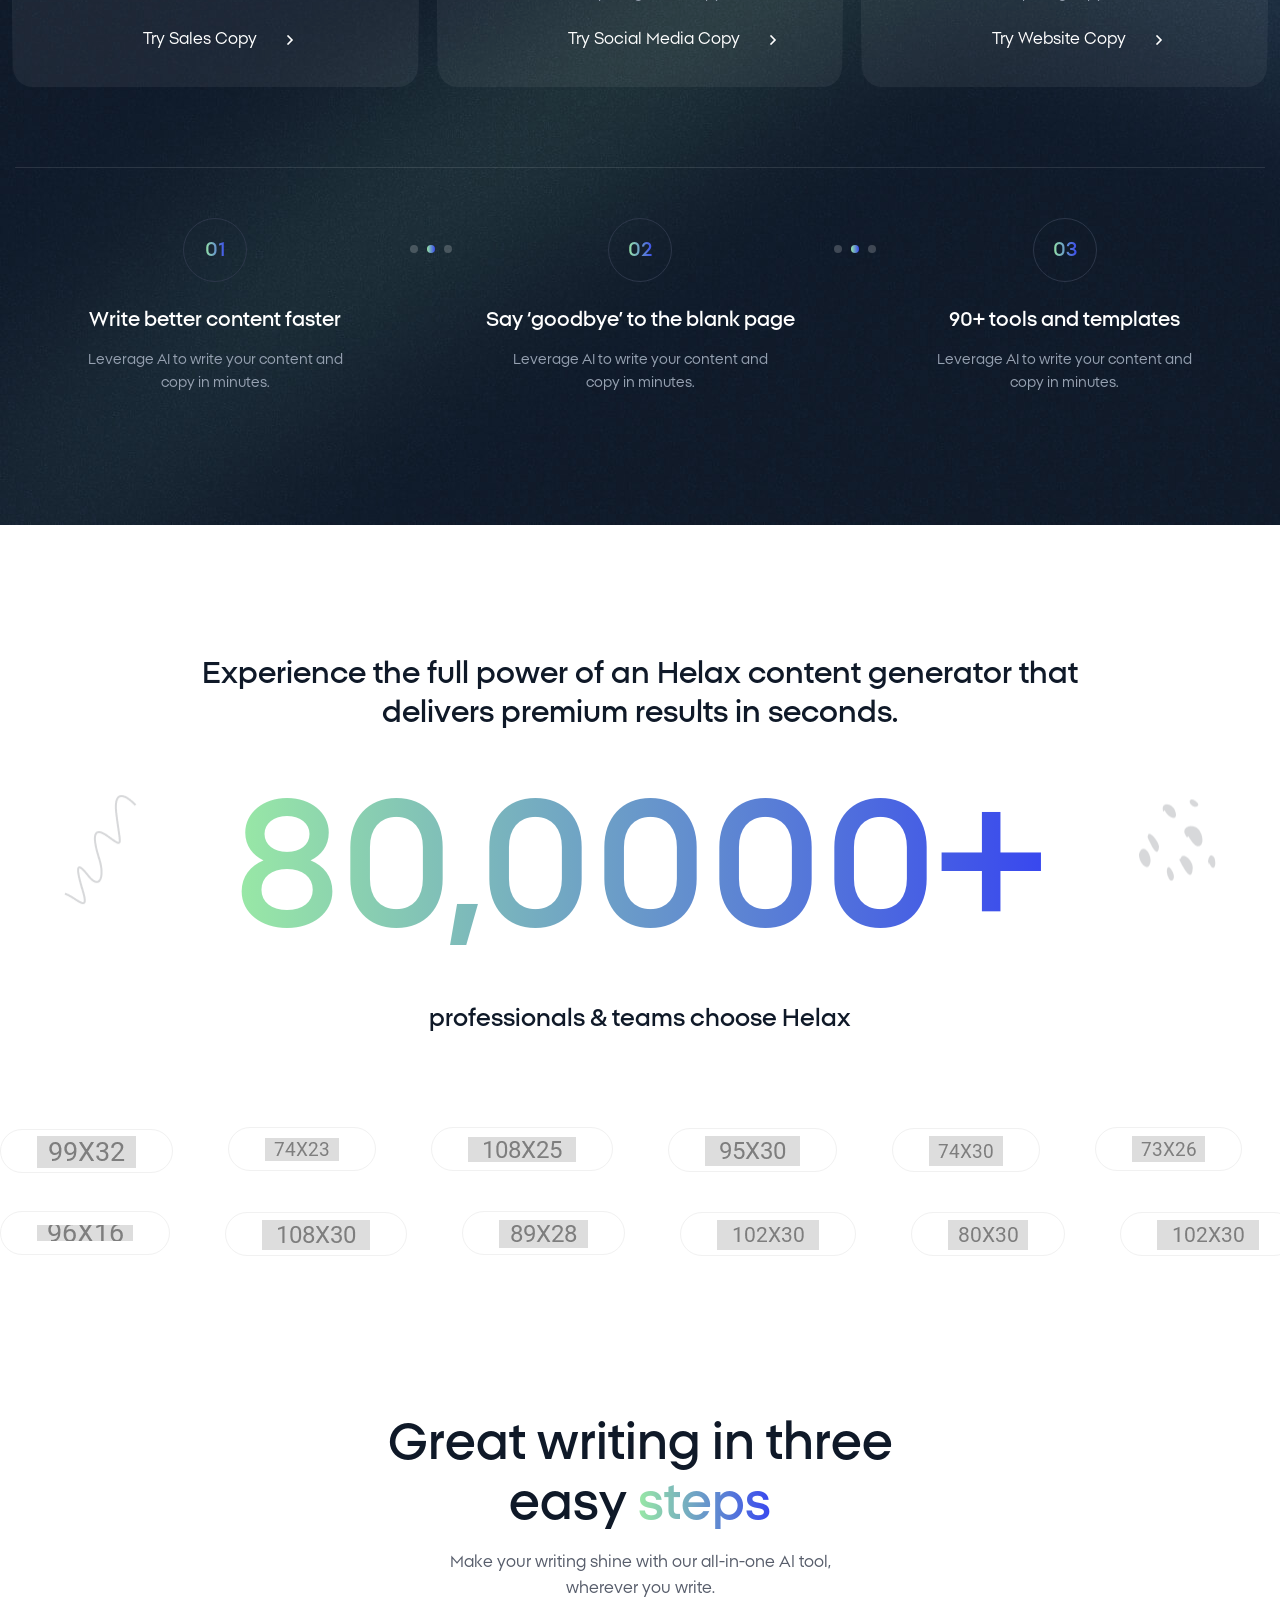
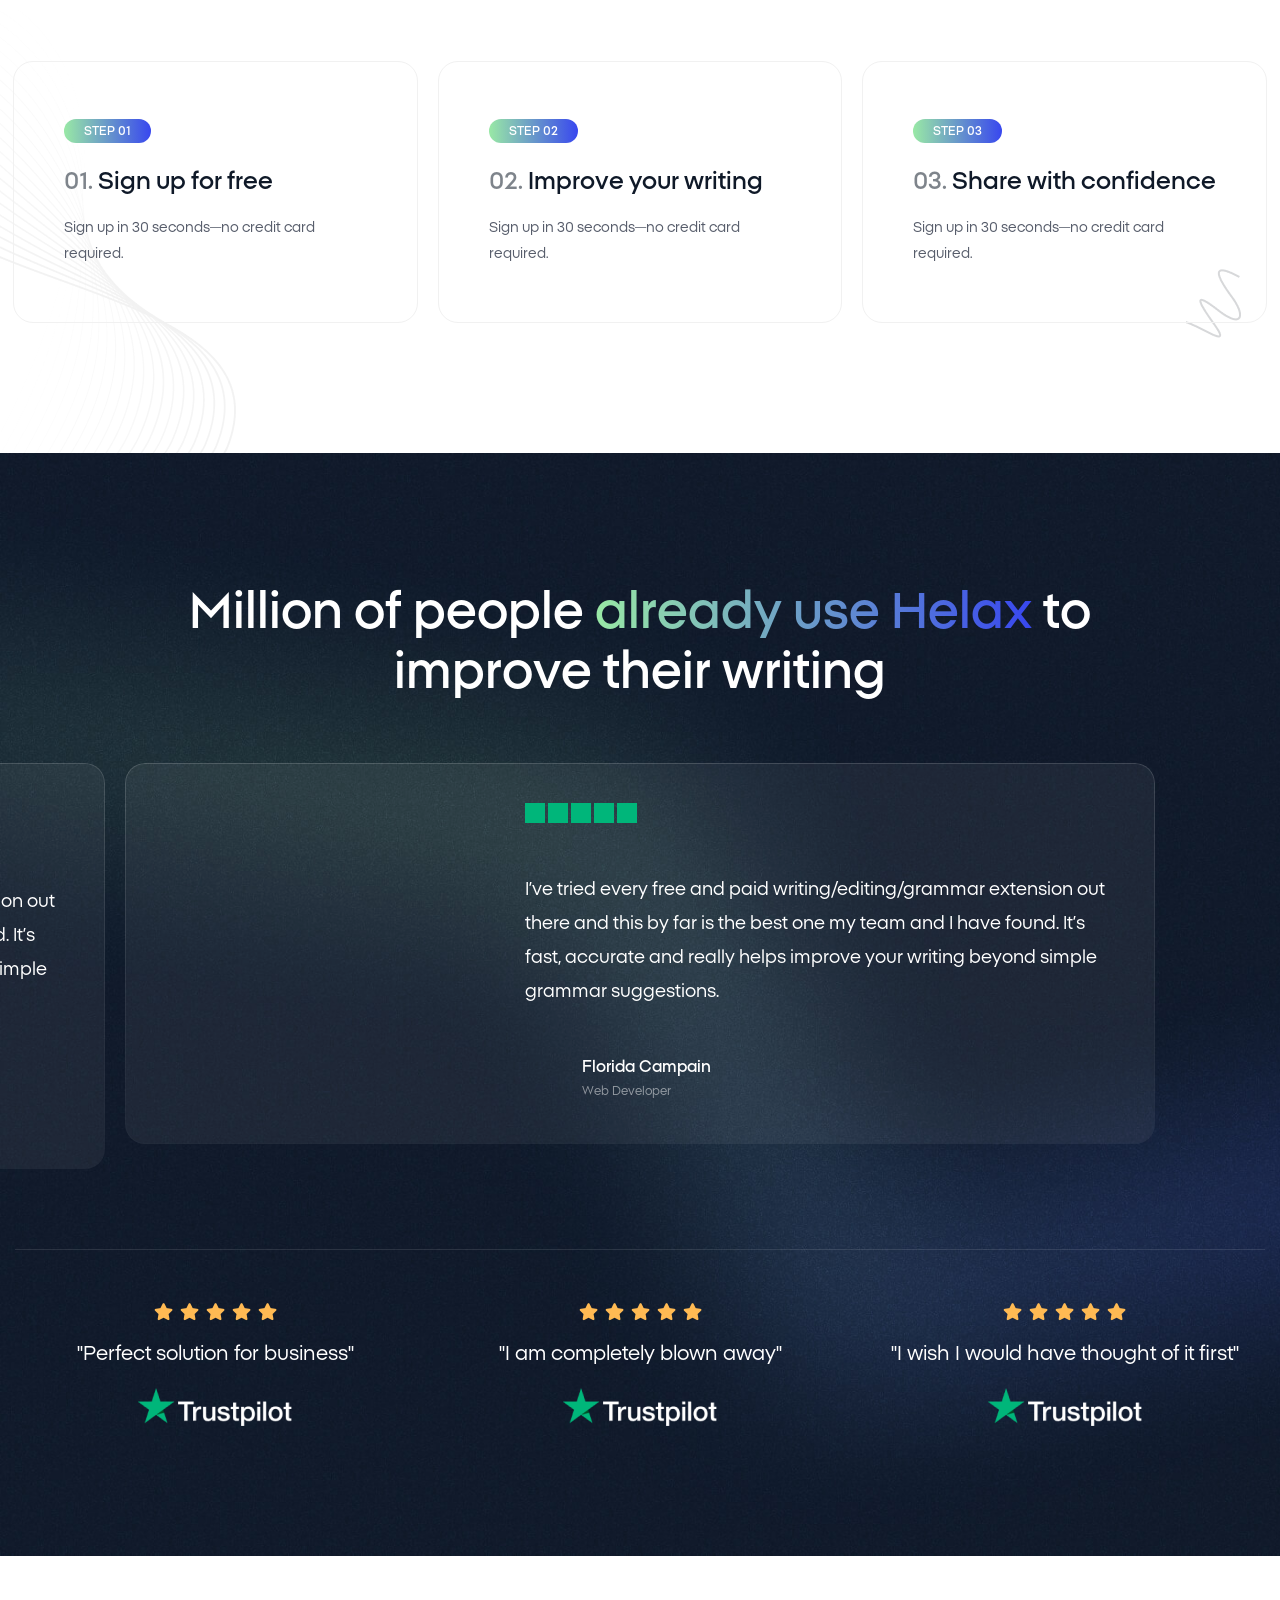
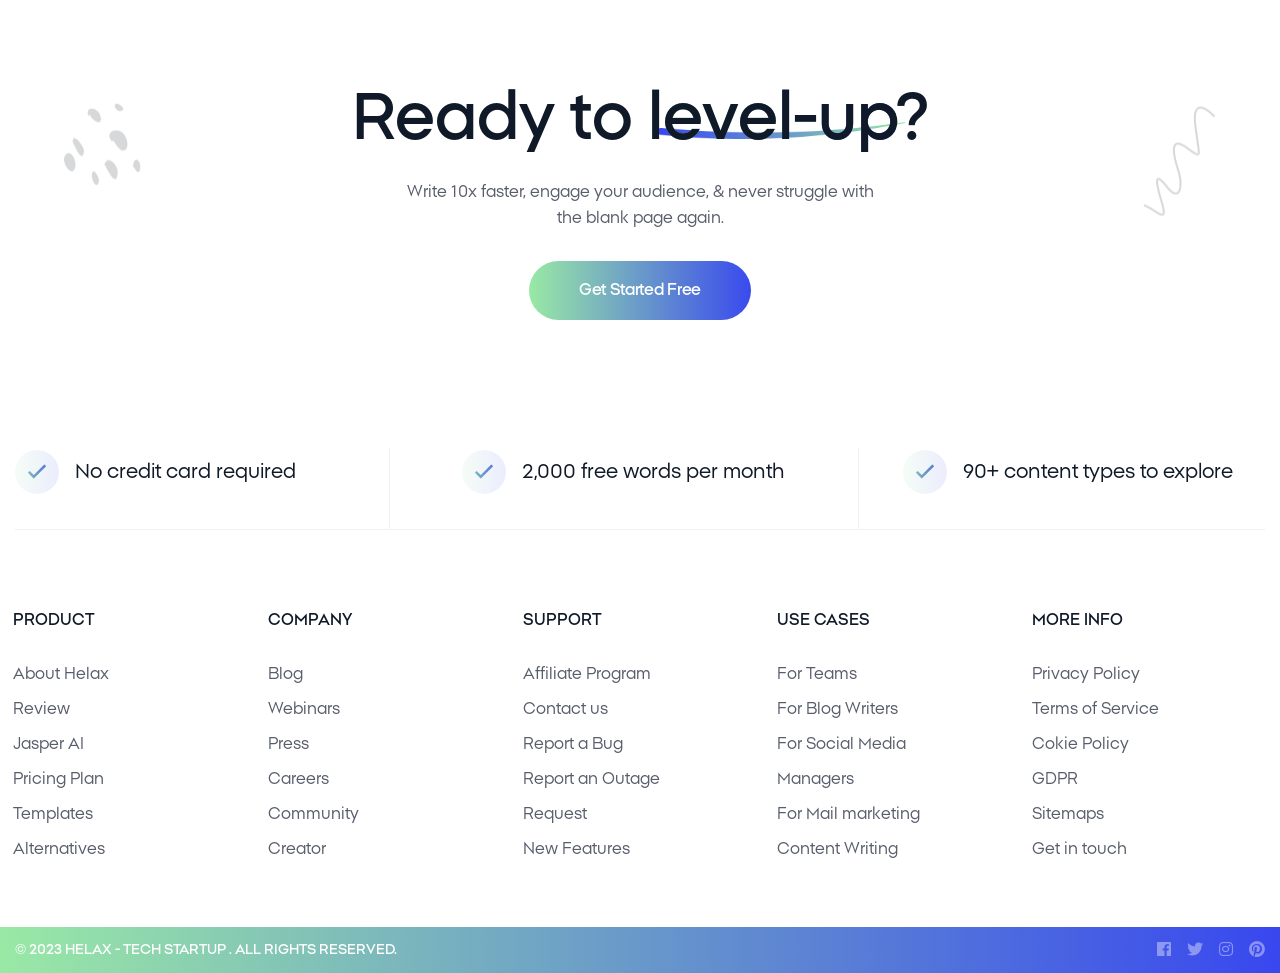
<file: Helax/home-3.html>
<!doctype html>
<html lang="zxx">

<head>

    <!--========= Required meta tags =========-->
    <meta charset="utf-8">
    <meta http-equiv="x-ua-compatible" content="ie=edge">
    <meta name="description" content="">
    <meta name="viewport" content="width=device-width, initial-scale=1, shrink-to-fit=no">

    <title>Helax - Tech Startup Landing Page Html Template</title>

    <link rel="shortcut icon" href="assets/img/favicon.png" type="images/x-icon"/>

    <!-- css include -->
    <link rel="stylesheet" href="assets/css/bootstrap.min.css">
    <link rel="stylesheet" href="assets/css/fontawesome.css">
    <link rel="stylesheet" href="assets/css/animate.css">
    <link rel="stylesheet" href="assets/css/metisMenu.css">
    <link rel="stylesheet" href="assets/css/swiper.min.css">
    <link rel="stylesheet" href="assets/css/magnific-popup.css">
    <link rel="stylesheet" href="assets/css/main.css">
</head>

<body>

    <div id="xb-loadding" class="xb-loader"><div class="xb-dual-ring"></div></div>

    <div class="xb-cursor tx-js-cursor">
        <div class="xb-cursor-wrapper">
            <div class="xb-cursor--follower xb-js-follower"></div>
        </div>
    </div>

    <div class="progress-wrap">
        <svg class="progress-circle svg-content" width="100%" height="100%" viewBox="-1 -1 102 102">
            <path d="M50,1 a49,49 0 0,1 0,98 a49,49 0 0,1 0,-98"/>
        </svg>
    </div>

    <div class="body_wrap">
        
        <!-- header start -->
        <header class="site-header header-style-three">
            <div class="header__top">
                <div class="container mxw_1580">
                    <div class="ul_li_between">
                        <ul class="header__top-info ul_li">
                            <li><img src="assets/img/icon/envelope.svg" alt="">needhelp@company.com</li>
                            <li><img src="assets/img/icon/call.svg" alt="">+ 1 (880)-776-0608</li>
                        </ul>
                        <div class="header__right ul_li">
                            <ul class="header__links ul_li">
                                <li><a href="#!">Quick support</a></li>
                                <li><a href="#!">No Crédit card required</a></li>
                                <li><a href="#!">Career</a></li>
                            </ul>
                            <ul class="header__social ul_li">
                                <li><a href="#!"><i class="fab fa-facebook-f"></i></a></li>
                                <li><a href="#!"><i class="fab fa-twitter"></i></a></li>
                                <li><a href="#!"><i class="fab fa-dribbble"></i></a></li>
                                <li><a href="#!"><i class="fab fa-behance"></i></a></li>
                            </ul>
                        </div>
                    </div>
                </div>
            </div>
            <div class="header__main-wrap stricky">
                <div class="container mxw_1580">
                    <div class="header__main ul_li_between">
                        <div class="header__left ul_li">
                            <div class="d-none d-lg-block">
                                <a class="header__bar hamburger_menu" href="javascript:void(0);">
                                    <div class="header__bar-icon">
                                        <span></span>
                                        <span></span>
                                        <span></span>
                                    </div>
                                </a>
                            </div>
                            <div class="header__logo">
                                <a href="index.html"><img src="assets/img/logo/logo.svg" alt=""></a>
                            </div>
                        </div>
                        <div class="main-menu__wrap ul_li navbar navbar-expand-lg">
                            <nav class="main-menu collapse navbar-collapse">
                                <ul>
                                    <li class="menu-item-has-children active"><a href="index.html">Home</a>
                                        <ul class="submenu">
                                            <li><a href="index.html">Home Chatbot</a></li>
                                            <li><a href="home-2.html">Home CRM</a></li>
                                            <li class="active"><a href="home-3.html">Home Copy Writing</a></li>
                                        </ul>
                                    </li>
                                    <li><a class="scrollspy-btn" href="#whatwedo">What we do</a></li>
                                    <li><a class="scrollspy-btn" href="#process">Process</a></li>
                                    <li class="menu-item-has-children">
                                        <a href="#!">Blog</a>
                                        <ul class="submenu">
                                            <li><a href="blog.html">Blog</a></li>
                                            <li><a href="blog-single.html">Blog Details</a></li>
                                        </ul>
                                    </li>
                                    <li><a class="scrollspy-btn" href="contact.html">Get in touch</a></li>
                                </ul>
                            </nav>
                        </div>
                        <div class="header__right-info ul_li">
                            <div class="d-lg-none">
                                <a class="header__bar hamburger_menu" href="javascript:void(0);">
                                    <div class="header__bar-icon">
                                        <span></span>
                                        <span></span>
                                        <span></span>
                                    </div>
                                </a>
                            </div>
                            <a class="header__search header-search-btn" href="javascript:void(0);">
                                <img src="assets/img/icon/search.svg" alt="">
                            </a>
                            <div class="header__language header__account">
                                <ul>
                                    <li><a href="#!">
                                        <img src="assets/img/icon/user.svg" alt="">
                                        My Account
                                        <i class="far fa-angle-down"></i>
                                    </a>
                                        <ul class="lang_sub_list">
                                            <li><a href="#">Login</a></li>
                                            <li><a href="#">Sign up</a></li>
                                        </ul>
                                    </li>
                                </ul>
                            </div>
                            <div class="header__button">
                                <a class="thm-btn thm-btn--dark" href="#!">Learn More</a>
                            </div>
                        </div>
                    </div>
                    
                </div>
            </div>
        </header>
        <!-- header end -->

        <!-- slide bar start -->
		 <aside class="slide-bar">
            <div class="close-mobile-menu">
                <a class="tx-close" href="javascript:void(0);"></a>
            </div>

            <!-- sidebar-info start -->
            <div class="sidebar-info">
                <div class="sidebar-logo mb-30">
                    <a href="index.html">
                        <img src="assets/img/logo/logo.svg" alt="logo">
                    </a>
                </div>
                <div class="sidebar-content mb-40">
                    <p>Revolutionize Your Future: Harness the Power of Technology for Unparalleled Growth and Success!</p>
                </div>
                <ul class="sidebar-menu list-unstyled">
                    <li><a href="#!">About</a></li>
                    <li><a href="#!">Services</a></li>
                    <li><a href="#!">Projects</a></li>
                    <li><a href="#!">Blog</a></li>
                    <li><a href="#!">Contact</a></li>
                </ul>
                <div class="ul_li mt-60">
                    <div class="ct-content-wrap d-flex">
                        <div class="ct-title col-auto">Call us:</div>
                        <div class="ct-content-wrap col">
                            <div class="ct-item-wrap row">
                                <div class="ct-item col-auto "> 
                                    <span class="item-content"><a href="tel:02456787535" class="tel">024 5678 7535</a></span>
                                </div>
                                <div class="ct-item col-auto "> <span class="item-content"><a href="mailto:support@gmail.com">support@gmail.com</a></span>
                                </div>
                            </div>
                        </div>
                    </div>
                </div>
                
                <div class="sidebar-socials-wrap mt-30"> <a class="social-item" href="https://facebook.com" target="_blank">Facebook</a><a class="social-item" href="https://www.behance.net/" target="_blank">Behance</a><a class="social-item" href="#" target="_blank">Telegram</a><a class="social-item" href="https://dribbble.com/" target="_blank">Dribbble</a></div>
            </div>
            <!-- sidebar-info end -->

            <!-- side-mobile-menu start -->
            <nav class="side-mobile-menu">
                <div class="header-mobile-search">
                    <form role="search" method="get" action="#"> 
                        <input type="text" placeholder="Search Keywords"> 
                        <button type="submit"><i class="ti-search"></i></button>
                    </form>
                </div>
                <ul id="mobile-menu-active">
                    <li class="dropdown"><a href="index.html">Home</a>
                        <ul class="sub-menu">
                            <li><a href="index.html">Home Chatbot</a></li>
                            <li><a href="home-2.html">Home CRM</a></li>
                            <li class="active"><a href="home-3.html">Home Copy Writing</a></li>
                        </ul>
                    </li>
                    <li><a class="scrollspy-btn" href="#whatwedo">What we do</a></li>
                    <li><a class="scrollspy-btn" href="#process">Process</a></li>
                    <li class="dropdown">
                        <a href="#!">Blog</a>
                        <ul class="sub-menu">
                            <li><a href="blog.html">Blog</a></li>
                            <li><a href="blog-single.html">Blog Details</a></li>
                        </ul>
                    </li>
                    <li><a class="scrollspy-btn" href="contact.html">Get in touch</a></li>
                </ul>
            </nav>
            <!-- side-mobile-menu end -->
        </aside>

         <!-- header search start -->
         <div class="header-search-form-wrapper">
            <div class="tx-search-close tx-close"></div>
            <div class="header-search-container">
                <form role="search" class="search-form" action="#">
                <input type="search"  class="search-field" placeholder="Search …" value="" name="s">
                <button type="submit" class="search-submit"><i class="flaticon-magnifying-glass"></i></button>
                </form>
            </div>
        </div>
        <!-- header search end -->
        <div class="body-overlay"></div>
        <!-- slide bar end -->

       <main>
            <!-- hero start -->
            <section class="hero hero-style-three hero__height pos-rel">
                <div class="container">
                    <div class="row align-items-center">
                        <div class="col-lg-6">
                            <div class="hero__content">
                                <h1 class="title mb-35">
                                    <span class="wow fadeInUp-2" data-wow-delay="100ms" data-wow-duration=".5s">Helax the Next</span>
                                    <span class="wow fadeInUp-2" data-wow-delay="200ms" data-wow-duration=".5s"><span class="shape">Generation</span> of</span>
                                    <span class="wow fadeInUp-2" data-wow-delay="300ms" data-wow-duration=".5s">Content Creation</span>
                                </h1>
                                <p class="wow fadeInUp-2 mb-45" data-wow-delay="400ms" data-wow-duration=".5s">Make your writing shine with our all-in-one Helax <br> tool, wherever you write.</p>
                                <div class="btns wow fadeInUp-2"  data-wow-delay="500ms" data-wow-duration=".5s">
                                    <a class="thm-btn thm-btn--gradient" href="#!">Get Started Free</a>
                                    <a class="thm-btn thm-btn--outline popup-video" href="https://www.youtube.com/watch?v=cRXm1p-CNyk"><i class="fas fa-play"></i>Get Started Free</a>
                                </div>
                            </div>
                        </div>
                        <div class="col-lg-6">
                            <div class="hero__img hero__img--shape">
                                <img src="assets/img/hero/hero_img.png" alt="">
                              <div class="hero__img-shape">
                                <div class="shape shape--1 wow fadeInLeft" data-wow-delay="200ms" data-wow-duration=".7s"><img src="assets/img/icon/hs_01.png" alt="">Grammar Checking</div>
                                <div class="shape shape--2 wow fadeInLeft" data-wow-delay="300ms" data-wow-duration=".7s"><img src="assets/img/icon/hs_02.png" alt="">Rephrase Suggestions</div>
                                <div class="shape shape--3 wow fadeInRight" data-wow-delay="200ms" data-wow-duration=".7s"><img src="assets/img/icon/hs_03.png" alt="">And More ...</div>
                                <div class="shape shape--4 wow fadeInRight" data-wow-delay="300ms" data-wow-duration=".7s"><img src="assets/img/icon/hs_04.png" alt="">Style Improvement</div>
                                <div class="shape shape--5 wow fadeInRight" data-wow-delay="400ms" data-wow-duration=".7s"><img src="assets/img/icon/hs_05.png" alt="">Live Trainings Events</div>
                              </div>
                              <div class="hero__layer-shape">
                                <div class="shape shape--1"><img src="assets/img/icon/hs_06.png" alt=""></div>
                                <div class="shape shape--2"><img src="assets/img/icon/hs_07.png" alt=""></div>
                                <div class="shape shape--3"><img src="assets/img/icon/hs_08.png" alt=""></div>
                                <div class="shape shape--4"><img src="assets/img/icon/hs_09.png" alt=""></div>
                              </div>
                            </div>
                        </div>
                    </div>
                </div>
                <div class="hero__shape">
                    <img src="assets/img/shape/h_shape.png" alt="">
                </div>
                <div class="hero__shape-icon">
                    <img src="assets/img/shape/h_shape2.png" alt="">
                </div>
            </section>
            <!-- hero start -->

            <!-- service start -->
            <section id="whatwedo" class="service service__bg pt-130 pb-130" data-background="assets/img/bg/about.jpg">
                <div class="container">
                    <div class="sec-title sec-title--white text-center mb-60">
                        <h2 class="sec-title__title mb-15">Helax for <span>Tech Startup</span><br> business</h2>
                        <p>Get better results in a fraction of the time.Finally, a writing <br> tool you’ll actually use.</p>
                    </div>
                    <div class="row mt-none-20">
                        <div class="col-lg-4 col-md-6 mt-20">
                            <div class="service__item">
                                <div class="icon">
                                    <img src="assets/img/icon/s_01.svg" alt="">
                                </div>
                                <div class="content">
                                    <h3><a href="#!">Blog Content</a></h3>
                                    <p>Convert your audience with copy that sells.</p>
                                    <a class="link" href="#!">Try Blog Content<i class="far fa-angle-right"></i></a>
                                </div>
                                <a class="service-link" href="#!"></a>
                            </div>
                        </div>
                        <div class="col-lg-4 col-md-6 mt-20">
                            <div class="service__item">
                                <div class="icon">
                                    <img src="assets/img/icon/s_02.svg" alt="">
                                </div>
                                <div class="content">
                                    <h3><a href="#!">Digital Add Copy</a></h3>
                                    <p>Produce compelling ad copy in just a few clicks.</p>
                                    <a class="link" href="#!">Try Add Copy<i class="far fa-angle-right"></i></a>
                                </div>
                                <a class="service-link" href="#!"></a>
                            </div>
                        </div>
                        <div class="col-lg-4 col-md-6 mt-20">
                            <div class="service__item">
                                <div class="icon">
                                    <img src="assets/img/icon/s_03.svg" alt="">
                                </div>
                                <div class="content">
                                    <h3><a href="#!">Ecommerce Copy</a></h3>
                                    <p>Increase sales with better product descriptions.</p>
                                    <a class="link" href="#!">Try Ecommerce Copy<i class="far fa-angle-right"></i></a>
                                </div>
                                <a class="service-link" href="#!"></a>
                            </div>
                        </div>
                        <div class="col-lg-4 col-md-6 mt-20">
                            <div class="service__item">
                                <div class="icon">
                                    <img src="assets/img/icon/s_04.svg" alt="">
                                </div>
                                <div class="content">
                                    <h3><a href="#!">Sales Copy</a></h3>
                                    <p>Convert your audience with copy that sells.</p>
                                    <a class="link" href="#!">Try Sales Copy<i class="far fa-angle-right"></i></a>
                                </div>
                                <a class="service-link" href="#!"></a>
                            </div>
                        </div>
                        <div class="col-lg-4 col-md-6 mt-20">
                            <div class="service__item">
                                <div class="icon">
                                    <img src="assets/img/icon/s_05.svg" alt="">
                                </div>
                                <div class="content">
                                    <h3><a href="#!">Social Media Copy</a></h3>
                                    <p>Engage your audience with compelling social copy.</p>
                                    <a class="link" href="#!">Try Social Media Copy<i class="far fa-angle-right"></i></a>
                                </div>
                                <a class="service-link" href="#!"></a>
                            </div>
                        </div>
                        <div class="col-lg-4 col-md-6 mt-20">
                            <div class="service__item">
                                <div class="icon">
                                    <img src="assets/img/icon/s_06.svg" alt="">
                                </div>
                                <div class="content">
                                    <h3><a href="#!">Website Copy</a></h3>
                                    <p>Overhaul your website with more compelling copy.</p>
                                    <a class="link" href="#!">Try Website Copy<i class="far fa-angle-right"></i></a>
                                </div>
                                <a class="service-link" href="#!"></a>
                            </div>
                        </div>
                    </div>
                    <div class="feature__wrap">
                        <div class="row justify-content-center mt-none-30">
                            <div class="col-lg-4 col-md-6 mt-30">
                                <div class="feature__item text-center">
                                    <span class="number"><span>01</span></span>
                                    <h3>Write better content faster</h3>
                                    <p>Leverage AI to write your content and <br> copy in minutes.</p>
                                    <div class="feature__dot">
                                        <span></span>
                                        <span class="active"></span>
                                        <span></span>
                                    </div>
                                </div>
                            </div>
                            <div class="col-lg-4 col-md-6 mt-30">
                                <div class="feature__item text-center">
                                    <span class="number"><span>02</span></span>
                                    <h3>Say ‘goodbye’ to the blank page</h3>
                                    <p>Leverage AI to write your content and <br> copy in minutes.</p>
                                    <div class="feature__dot">
                                        <span></span>
                                        <span class="active"></span>
                                        <span></span>
                                    </div>
                                </div>
                            </div>
                            <div class="col-lg-4 col-md-6 mt-30">
                                <div class="feature__item text-center">
                                    <span class="number"><span>03</span></span>
                                    <h3>90+ tools and templates</h3>
                                    <p>Leverage AI to write your content and <br> copy in minutes.</p>
                                    <div class="feature__dot">
                                        <span></span>
                                        <span class="active"></span>
                                        <span></span>
                                    </div>
                                </div>
                            </div>
                        </div>
                    </div>
                </div>
            </section>
            <!-- service end -->

            <!-- brand start -->
            <section class="brand pt-130 pb-130">
                <div class="container">
                    <div class="brand__head text-center mb-100">
                        <h5 class="content">Experience the full power of an Helax content generator that <br> delivers premium results in seconds.</h5>
                        <h1 class="number">80,0000+</h1>
                        <h5 class="sub-title">professionals & teams choose Helax</h5>
                    </div>
                </div>
                <div class="brand__marquee">
                    <div class="brand__marquee-left">
                        <div class="brand__marquee-item">
                            <a href="#!"><img src="assets/img/brand/img_01.png" alt=""></a>
                        </div>
                        <div class="brand__marquee-item">
                            <a href="#!"><img src="assets/img/brand/img_02.png" alt=""></a>
                        </div>
                        <div class="brand__marquee-item">
                            <a href="#!"><img src="assets/img/brand/img_03.png" alt=""></a>
                        </div>
                        <div class="brand__marquee-item">
                            <a href="#!"><img src="assets/img/brand/img_04.png" alt=""></a>
                        </div>
                        <div class="brand__marquee-item">
                            <a href="#!"><img src="assets/img/brand/img_05.png" alt=""></a>
                        </div>
                        <div class="brand__marquee-item">
                            <a href="#!"><img src="assets/img/brand/img_06.png" alt=""></a>
                        </div>
                        <div class="brand__marquee-item">
                            <a href="#!"><img src="assets/img/brand/img_07.png" alt=""></a>
                        </div>
                        <div class="brand__marquee-item">
                            <a href="#!"><img src="assets/img/brand/img_08.png" alt=""></a>
                        </div>
                        <div class="brand__marquee-item">
                            <a href="#!"><img src="assets/img/brand/img_09.png" alt=""></a>
                        </div>
                    </div>
                    <div class="brand__marquee-right mt-20">
                        <div class="brand__marquee-item">
                            <a href="#!"><img src="assets/img/brand/img_10.png" alt=""></a>
                        </div>
                        <div class="brand__marquee-item">
                            <a href="#!"><img src="assets/img/brand/img_11.png" alt=""></a>
                        </div>
                        <div class="brand__marquee-item">
                            <a href="#!"><img src="assets/img/brand/img_12.png" alt=""></a>
                        </div>
                        <div class="brand__marquee-item">
                            <a href="#!"><img src="assets/img/brand/img_13.png" alt=""></a>
                        </div>
                        <div class="brand__marquee-item">
                            <a href="#!"><img src="assets/img/brand/img_14.png" alt=""></a>
                        </div>
                        <div class="brand__marquee-item">
                            <a href="#!"><img src="assets/img/brand/img_15.png" alt=""></a>
                        </div>
                        <div class="brand__marquee-item">
                            <a href="#!"><img src="assets/img/brand/img_16.png" alt=""></a>
                        </div>
                        <div class="brand__marquee-item">
                            <a href="#!"><img src="assets/img/brand/img_17.png" alt=""></a>
                        </div>
                    </div>
                </div>
                <div class="brand__vector">
                    <div class="vector vector--1" data-parallax='{"y" : 80}'>
                        <img class="wow fadeInLeft" src="assets/img/shape/br_shape1.png" alt="">
                    </div>
                    <div class="vector vector--2" data-parallax='{"y" : 70}'>
                        <img class="wow fadeInRight" src="assets/img/shape/br_shape2.png" alt="">
                    </div>
                </div>
            </section>
            <!-- brand end -->

            <!-- steps start -->
            <section id="process" class="step pos-rel pb-130">
                <div class="container">
                    <div class="sec-title text-center mb-60">
                        <h2 class="sec-title__title mb-15">Great writing in three <br> easy <span>steps</span></h2>
                        <p>Make your writing shine with our all-in-one AI tool, <br> wherever you write.</p>
                    </div>
                    <div class="row mt-none-30 justify-content-center">
                        <div class="col-lg-4 col-md-6 mt-30">
                            <div class="step__single">
                                <span>Step 01</span>
                                <h4><span>01.</span> Sign up for free</h4>
                                <p>Sign up in 30 seconds—no credit card required.</p>
                            </div>
                        </div>
                        <div class="col-lg-4 col-md-6 mt-30">
                            <div class="step__single">
                                <span>Step 02</span>
                                <h4><span>02.</span> Improve your writing</h4>
                                <p>Sign up in 30 seconds—no credit card required.</p>
                            </div>
                        </div>
                        <div class="col-lg-4 col-md-6 mt-30">
                            <div class="step__single">
                                <span>Step 03</span>
                                <h4><span>03.</span> Share with confidence</h4>
                                <p>Sign up in 30 seconds—no credit card required.</p>
                            </div>
                        </div>
                    </div>
                </div>
                <div class="step__shape">
                    <div class="shape shape--1">
                        <img src="assets/img/shape/h_shape.png" alt="">
                    </div>
                    <div class="shape shape--2">
                        <img class="wow fadeInRight" src="assets/img/shape/st_shape.png" alt="">
                    </div>
                </div>
            </section>
            <!-- steps end -->

            <!-- testimonial start -->
            <section class="testimonial testimonial__bg pt-130 pb-130" data-background="assets/img/bg/testimonial__bg.jpg">
                <div class="container">
                    <div class="sec-title sec-title--white text-center mb-60">
                        <h2 class="sec-title__title mb-15">Million of people <span>already use Helax</span> to <br> improve their writing</h2>
                    </div>
                </div>
                <div class="testimonial__slider swiper-container">
                    <div class="swiper-wrapper">
                        <div class="swiper-slide testimonial__item">
                            <div class="image">
                                <img src="assets/img/testimonial/img_01.jpg" alt="">
                            </div>
                            <div class="content">
                                <div class="testimonial__icon ul_li mb-50">
                                    <span><img src="assets/img/icon/trustpilot.svg" alt=""></span>
                                    <span><img src="assets/img/icon/trustpilot.svg" alt=""></span>
                                    <span><img src="assets/img/icon/trustpilot.svg" alt=""></span>
                                    <span><img src="assets/img/icon/trustpilot.svg" alt=""></span>
                                    <span><img src="assets/img/icon/trustpilot.svg" alt=""></span>
                                </div>
                                <p>I’ve tried every free and paid writing/editing/grammar extension out there and this by far is the best one my team and I have found. It’s fast, accurate and really helps improve your writing beyond simple grammar suggestions.</p>
                                <div class="testimonial__author ul_li mt-50">
                                    <div class="avatar">
                                        <img src="assets/img/testimonial/avatar.jpg" alt="">
                                    </div>
                                    <div class="info">
                                        <h4>Florida Campain</h4>
                                        <span>Web Developer</span>
                                    </div>
                                </div>
                                <div class="testimonial__quote">
                                    <img src="assets/img/icon/quote.png" alt="">
                                </div>
                            </div>
                        </div>
                        <div class="swiper-slide testimonial__item">
                            <div class="image">
                                <img src="assets/img/testimonial/img_02.jpg" alt="">
                            </div>
                            <div class="content">
                                <div class="testimonial__icon ul_li mb-50">
                                    <span><img src="assets/img/icon/trustpilot.svg" alt=""></span>
                                    <span><img src="assets/img/icon/trustpilot.svg" alt=""></span>
                                    <span><img src="assets/img/icon/trustpilot.svg" alt=""></span>
                                    <span><img src="assets/img/icon/trustpilot.svg" alt=""></span>
                                    <span><img src="assets/img/icon/trustpilot.svg" alt=""></span>
                                </div>
                                <p>I’ve tried every free and paid writing/editing/grammar extension out there and this by far is the best one my team and I have found. It’s fast, accurate and really helps improve your writing beyond simple grammar suggestions.</p>
                                <div class="testimonial__author ul_li mt-50">
                                    <div class="avatar">
                                        <img src="assets/img/testimonial/avatar.jpg" alt="">
                                    </div>
                                    <div class="info">
                                        <h4>Florida Campain</h4>
                                        <span>Web Developer</span>
                                    </div>
                                </div>
                                <div class="testimonial__quote">
                                    <img src="assets/img/icon/quote.png" alt="">
                                </div>
                            </div>
                        </div>
                        <div class="swiper-slide testimonial__item">
                            <div class="image">
                                <img src="assets/img/testimonial/img_03.jpg" alt="">
                            </div>
                            <div class="content">
                                <div class="testimonial__icon ul_li mb-50">
                                    <span><img src="assets/img/icon/trustpilot.svg" alt=""></span>
                                    <span><img src="assets/img/icon/trustpilot.svg" alt=""></span>
                                    <span><img src="assets/img/icon/trustpilot.svg" alt=""></span>
                                    <span><img src="assets/img/icon/trustpilot.svg" alt=""></span>
                                    <span><img src="assets/img/icon/trustpilot.svg" alt=""></span>
                                </div>
                                <p>I’ve tried every free and paid writing/editing/grammar extension out there and this by far is the best one my team and I have found. It’s fast, accurate and really helps improve your writing beyond simple grammar suggestions.</p>
                                <div class="testimonial__author ul_li mt-50">
                                    <div class="avatar">
                                        <img src="assets/img/testimonial/avatar.jpg" alt="">
                                    </div>
                                    <div class="info">
                                        <h4>Florida Campain</h4>
                                        <span>Web Developer</span>
                                    </div>
                                </div>
                                <div class="testimonial__quote">
                                    <img src="assets/img/icon/quote.png" alt="">
                                </div>
                            </div>
                        </div>
                        <div class="swiper-slide testimonial__item">
                            <div class="image">
                                <img src="assets/img/testimonial/img_01.jpg" alt="">
                            </div>
                            <div class="content">
                                <div class="testimonial__icon ul_li mb-50">
                                    <span><img src="assets/img/icon/trustpilot.svg" alt=""></span>
                                    <span><img src="assets/img/icon/trustpilot.svg" alt=""></span>
                                    <span><img src="assets/img/icon/trustpilot.svg" alt=""></span>
                                    <span><img src="assets/img/icon/trustpilot.svg" alt=""></span>
                                    <span><img src="assets/img/icon/trustpilot.svg" alt=""></span>
                                </div>
                                <p>I’ve tried every free and paid writing/editing/grammar extension out there and this by far is the best one my team and I have found. It’s fast, accurate and really helps improve your writing beyond simple grammar suggestions.</p>
                                <div class="testimonial__author ul_li mt-50">
                                    <div class="avatar">
                                        <img src="assets/img/testimonial/avatar.jpg" alt="">
                                    </div>
                                    <div class="info">
                                        <h4>Florida Campain</h4>
                                        <span>Web Developer</span>
                                    </div>
                                </div>
                                <div class="testimonial__quote">
                                    <img src="assets/img/icon/quote.png" alt="">
                                </div>
                            </div>
                        </div>
                    </div>
                </div>
                <div class="container">
                    <div class="testimonial__review">
                        <div class="row justify-content-center mt-none-30">
                            <div class="col-lg-4 col-md-6 mt-30">
                                <div class="testimonial__review-item text-center">
                                    <ul class="rating-star ul_li_center mb-15">
                                        <li><i class="fas fa-star"></i></li>
                                        <li><i class="fas fa-star"></i></li>
                                        <li><i class="fas fa-star"></i></li>
                                        <li><i class="fas fa-star"></i></li>
                                        <li><i class="fas fa-star"></i></li>
                                    </ul>
                                    <h4>"Perfect solution for business"</h4>
                                    <img src="assets/img/icon/trustpilot.png" alt="">
                                </div>
                            </div>
                            <div class="col-lg-4 col-md-6 mt-30">
                                <div class="testimonial__review-item text-center">
                                    <ul class="rating-star ul_li_center mb-15">
                                        <li><i class="fas fa-star"></i></li>
                                        <li><i class="fas fa-star"></i></li>
                                        <li><i class="fas fa-star"></i></li>
                                        <li><i class="fas fa-star"></i></li>
                                        <li><i class="fas fa-star"></i></li>
                                    </ul>
                                    <h4>"I am completely blown away"</h4>
                                    <img src="assets/img/icon/trustpilot.png" alt="">
                                </div>
                            </div>
                            <div class="col-lg-4 col-md-6 mt-30">
                                <div class="testimonial__review-item text-center">
                                    <ul class="rating-star ul_li_center mb-15">
                                        <li><i class="fas fa-star"></i></li>
                                        <li><i class="fas fa-star"></i></li>
                                        <li><i class="fas fa-star"></i></li>
                                        <li><i class="fas fa-star"></i></li>
                                        <li><i class="fas fa-star"></i></li>
                                    </ul>
                                    <h4>"I wish I would have thought of it first"</h4>
                                    <img src="assets/img/icon/trustpilot.png" alt="">
                                </div>
                            </div>
                        </div> 
                    </div>
                </div>
            </section>
            <!-- testimonial end -->

            <!-- cta start -->
            <section class="cta pos-rel pt-125 pb-120">
                <div class="cta__content text-center">
                    <div class="sec-title sec-title--big text-center mb-30">
                        <h2 class="sec-title__title mb-20">Ready to <span class="shape">level-up</span>?</h2>
                        <p>Write 10x faster, engage your audience, & never struggle with <br> the blank page again.</p>
                    </div>
                    <a class="thm-btn thm-btn--gradient" href="#!">Get Started Free</a>
                </div>
                <div class="brand__vector">
                    <div class="vector vector--1" data-parallax='{"y" : 80}'>
                        <img class="wow fadeInLeft" src="assets/img/shape/br_shape2.png" alt="">
                    </div>
                    <div class="vector vector--2" data-parallax='{"y" : 70}'>
                        <img class="wow fadeInRight" src="assets/img/shape/br_shape1.png" alt="">
                    </div>
                </div>
            </section>
            <!-- cta end -->
       </main>

        <footer class="site-footer">
            <div class="container">
                <ul class="footer__top ul_li_between">
                    <li><i class="far fa-check"></i>No credit card required</li>
                    <li><i class="far fa-check"></i>2,000 free words per month</li>
                    <li><i class="far fa-check"></i>90+ content types to explore</li>
                </ul>
                <div class="footer__widget-warp pt-80 pb-75">
                    <div class="row mt-none-30 row-cols-1 row-cols-xl-5 row-cols-lg-5 row-cols-md-3 row-cols-sm-2">
                        <div class="col mt-30">
                            <div class="footer__widget">
                                <h3 class="widget-title">Product</h3>
                                <ul class="widget__link list-unstyled">
                                    <li><a href="#!">About Helax</a></li>
                                    <li><a href="#!">Review</a></li>
                                    <li><a href="#!">Jasper AI</a></li>
                                    <li><a href="#!">Pricing Plan</a></li>
                                    <li><a href="#!">Templates</a></li>
                                    <li><a href="#!">Alternatives</a></li>
                                </ul>
                            </div>
                        </div>
                        <div class="col mt-30">
                            <div class="footer__widget">
                                <h3 class="widget-title">Company</h3>
                                <ul class="widget__link list-unstyled">
                                    <li><a href="#!">Blog</a></li>
                                    <li><a href="#!">Webinars</a></li>
                                    <li><a href="#!">Press</a></li>
                                    <li><a href="#!">Careers</a></li>
                                    <li><a href="#!">Community</a></li>
                                    <li><a href="#!">Creator</a></li>
                                </ul>
                            </div>
                        </div>
                        <div class="col mt-30">
                            <div class="footer__widget">
                                <h3 class="widget-title">Support</h3>
                                <ul class="widget__link list-unstyled">
                                    <li><a href="#!">Affiliate Program</a></li>
                                    <li><a href="#!">Contact us</a></li>
                                    <li><a href="#!">Report a Bug</a></li>
                                    <li><a href="#!">Report an Outage</a></li>
                                    <li><a href="#!">Request</a></li>
                                    <li><a href="#!">New Features</a></li>
                                </ul>
                            </div>
                        </div>
                        <div class="col mt-30">
                            <div class="footer__widget">
                                <h3 class="widget-title">Use Cases</h3>
                                <ul class="widget__link list-unstyled">
                                    <li><a href="#!">For Teams</a></li>
                                    <li><a href="#!">For Blog Writers</a></li>
                                    <li><a href="#!">For Social Media</a></li>
                                    <li><a href="#!">Managers</a></li>
                                    <li><a href="#!">For Mail marketing</a></li>
                                    <li><a href="#!">Content Writing</a></li>
                                </ul>
                            </div>
                        </div>
                        <div class="col mt-30">
                            <div class="footer__widget">
                                <h3 class="widget-title">More info</h3>
                                <ul class="widget__link list-unstyled">
                                    <li><a href="#!">Privacy Policy</a></li>
                                    <li><a href="#!">Terms of Service</a></li>
                                    <li><a href="#!">Cokie Policy</a></li>
                                    <li><a href="#!">GDPR</a></li>
                                    <li><a href="#!">Sitemaps</a></li>
                                    <li><a href="#!">Get in touch</a></li>
                                </ul>
                            </div>
                        </div>
                    </div>
                </div>
            </div>
            <div class="footer__copyright gradient-bg">
                <div class="container">
                    <div class="ul_li_between mt-none-10">
                        <div class="footer__copyright-text mt-10">
                            © 2023 Helax - Tech startup . All Rights Reserved.
                        </div>
                        <ul class="footer__social ul_li mt-10">
                            <li><a href="#!"><i class="fab fa-facebook"></i></a></li>
                            <li><a href="#!"><i class="fab fa-twitter"></i></a></li>
                            <li><a href="#!"><i class="fab fa-instagram"></i></a></li>
                            <li><a href="#!"><i class="fab fa-pinterest"></i></a></li>
                        </ul>
                    </div>
                </div>
            </div>
        </footer>

    </div>

    <!-- jquery include -->
    <script src="assets/js/jquery-3.5.1.min.js"></script>
    <script src="assets/js/bootstrap.bundle.min.js"></script>
    <script src="assets/js/swiper.min.js"></script>
    <script src="assets/js/wow.min.js"></script>
    <script src="assets/js/appear.js"></script>
    <script src="assets/js/jquery.magnific-popup.min.js"></script>
    <script src="assets/js/metisMenu.min.js"></script>
    <script src="assets/js/cursor.js"></script>
    <script src="assets/js/jquery.marquee.min.js"></script>
    <script src="assets/js/parallax-scroll.js"></script>
    <script src="assets/js/easing.min.js"></script>
    <script src="assets/js/scrollspy.js"></script>
    <script src="assets/js/main.js"></script>
    
</body>

</html>
</file>
<file: Documentation/assets/css/documenter_style.css>
/*!
 * Documenter 2.0
 * http://rxa.li/documenter
 *
 * Copyright 2020, CodexCoder
 * http://revaxarts.com
 *
 */
html,body,div,span,applet,object,iframe,h1,h2,h3,h4,h5,h6,p,blockquote,a,abbr,acronym,address,big,cite,code,del,dfn,em,font,img,ins,kbd,q,s,samp,small,strike,strong,sub,sup,tt,var,dl,dt,dd,ol,ul,li,fieldset,form,label,legend,table,caption,tbody,tfoot,thead,tr,th,td{
	margin:0;
	padding:0;
	border:0;
	outline:0;
	font-weight:inherit;
	font-style:inherit;
	font-size:14px;
	font-family:inherit;
	vertical-align:baseline;
}
html { 
	font-size:101%;
	font-family:Arial,verdana,arial,sans-serif;
	font-size:12px;
	-webkit-text-size-adjust:none;
	color:#6F6F6F;
	background-color:#efefef;
}
body{
	min-height:100%;
	height:auto;
	width:100%;
}
footer, header, section {
	display:block;
}
a{ color:#6F6F6F; text-decoration:none; cursor:pointer; }
a:hover { text-decoration:underline }
p, ul, ol{
	margin:18px 0;
	line-height:1.5em;
}
li{
	list-style:none;
}
li.placeholder{
	height:70px;
	width:100%;
	font-size:16px;
}
hr { 
	display:block;
	height:0px;
	line-height:0px;
	border:0;
	border-top:1px solid #ddd;
	border-bottom:1px solid #aaa;
	margin:16px 0;
	padding:0;
	clear:both;
	float:none;
}
hr.notop{
	margin-top:0;
}
strong{
	font-weight:700;
}
#documenter_buttons{
	position:absolute;
	right:10px;
	margin-top:-30px;
}
.btn{
	cursor:pointer;
	width:auto;
	color: #000;
	font-weight: 700;
	padding:7px 7px 8px;
	border-radius:3px;
	border:1px solid #ccc;
}
.btn:hover{
	border: 1px solid #ffc221;
    box-shadow: 0px 2px 2px rgba(0,0,0,0.1);
    -moz-box-shadow: 0px 2px 2px rgba(0,0,0,0.1);
    -webkit-box-shadow: 0px 2px 2px rgba(0,0,0,0.1);
    text-decoration: none;
    background: #ffc221;
    color: #fff;
}
.btn:active{
	border:1px solid #B1B4B0;
	box-shadow:inset 0px 2px 2px rgba(0,0,0,0.1);
	-moz-box-shadow:inset 0px 2px 2px rgba(0,0,0,0.1);
	-webkit-box-shadow:inset 0px 2px 2px rgba(0,0,0,0.1);
	background-color:#eee;
}

#documenter_content{
	width: calc(100% - 20%);
}
.documenter_content_area {
	padding: 60px;
}

#documenter_sidebar{
	-moz-box-shadow: 0 0 15px rgba(3,3,3,0.2);
	-webkit-box-shadow: 0 0 15px rgba(3,3,3,0.2);
	box-shadow: 0 0 15px rgba(3,3,3,0.2);
	width: 20%;
}
.documenter_sidebar_fixed {
    position: fixed;
    width: 20%;
    height: 100%;
}
@media screen and (min-width: 1200px) {
	.documenter_sidebar_fixed {
		padding-top: 50px;
	}
}
#documenter_sidebar a{
	position:relative;
	z-index:100;
}
img{
	border:0;
}
#documenter_copyright{
    font-size: 14px;
    right: 15px;
    text-align: right;
    z-index: 1;
    padding-right: 37px;
}
noscript{
	display:block;
	position:absolute;
	top:238px;
	margin:0 auto;
	width:800px;
	bottom:0;
	z-index:20;
}
noscript p{
	width:800px;
	font-size:20px;
	padding-top:20px;
	margin:0 auto;
	color:#4D4D4D;
}
.small{
	font-size:10px;
	letter-spacing:0;
}

/*----------------------------------------------------------------------*/
/* Sidebar
/*----------------------------------------------------------------------*/
.main_document {
	display: flex;
	flex-wrap: wrap;
	overflow: hidden;
}
#documenter_sidebar #documenter_logo {
	display: block;
	min-height: 75px;
	background-position: center center;
	background-repeat: no-repeat;
}
#documenter_sidebar ul{
	font-size:12px;
	font-weight:700;
	overflow:auto;
}

#documenter_sidebar ul li{
	padding: 0;
	padding-left: 30px;
}
#documenter_sidebar ul a {
    display: block;
    padding: 8px 30px 8px 30px;
    font-size: 15px;
    -webkit-transition: all 0.3s ease;
}
#documenter_sidebar ul a:hover,#documenter_sidebar ul a.current{
	-webkit-text-shadow:none;
	-moz-text-shadow:none;
	text-shadow:none;
	text-decoration:none;
}
#documenter_sidebar ul li ul{
	border-top:0;
	font-size:10px;
	min-height:10px;
	height:auto;
	overflow:auto;
	margin:0;
	display:none;
}
#documenter_sidebar ul li ul li a{
	display:block;
	padding:4px 15px 5px 0;
	text-align:right;
}
.prettyprint {
	background-color: #fff !important;
}
.prettyprint.linenums {
	box-shadow: none !important;
}
/*----------------------------------------------------------------------*/
/* Content
/*----------------------------------------------------------------------*/

#documenter_cover{
	position:relative;
}
#documenter_content #documenter_cover h1 {
	color: #79c55d;
}
#documenter_cover li{
	list-style:none !important;
	margin-left:0 !important;
}
#documenter_cover p{
	width:500px;
}
#documenter_content section{
	padding-top:70px;
}
#documenter_content h1{
	font-size:30px;
	font-weight:700;
}
#documenter_content h2{
	font-size: 15px;
    margin-bottom: 18px;
    font-weight: 100;
    margin: 0;
    margin-top: 5px;
}
.theme-color {
	background-color: #79c55d;
	color: #fff;
	font-weight: 700;
	border-color: #79c55d;
}
#documenter_content h3 {
	font-size: 26px;
	margin: 18px 0 0;
	font-weight: 100;
	color: #79c55d;
}
#documenter_content h4 {
	font-size: 20px;
	margin: 20px 0;
	font-weight: 100;
	margin-top: 2em;
}
#documenter_content h5{
	font-size:16px;
	margin:18px 0;
	font-weight:100;
}
#documenter_content h6{
	font-size:14px;
	margin:18px 0;
	font-weight:100;
}
#documenter_content p{
	margin:18px 0;
}
#documenter_content ol li{
	list-style:decimal;
	margin-left:36px;
}
#documenter_content ul li{
	margin-left: 0;
    list-style: none;
    font-size: 14px;
    padding: 5px 0;
    padding-left: 15px;
    position: relative;
}
#documenter_content ul li::before {
	position: absolute;
	content: "";
	width: 5px;
	height: 5px;
	border-radius: 100%;
	top: 50%;
	left: 0;
	transform: translateY(-50%);
	background: #79c55d;
}
#documenter_content dl{
}
#documenter_content dl dt{
	padding-top:12px;
	font-weight:700;
	font-size:14px;
}
#documenter_content dl dd{
	padding-top:3px;
	margin-left:18px;
}
#documenter_content table{
	border-collapse:collapse;
}
#documenter_content table th{
	font-weight:700;
}
#documenter_content table th, #documenter_content table td{
	padding:3px;
	text-align:left;
}
#documenter_content code{
	font-family:"Courier New", Courier, monospace;
	font-size:12px;
}
#documenter_content .warning{
	padding:10px 10px 10px 30px;
	border:1px solid #D5D458;
	background-color:#F0FEB1;
	background-image:url(img/warning.png);
	background-repeat:no-repeat;
	background-position: 8px 11px;
}
#documenter_content .info{
	padding:10px 10px 10px 30px;
	border:1px solid #6AB3FF;
	background-color:#A3D0FF;
	background-image:url(img/info.png);
	background-repeat:no-repeat;
	background-position: 8px 11px;
}
#documenter_content div.alert {
  padding: 8px 35px 8px 14px;
  text-shadow: 0 1px 0 rgba(255, 255, 255, 0.5);
  background-color: #fcf8e3;
  border: 1px solid #fbeed5;
  -webkit-border-radius: 4px;
  -moz-border-radius: 4px;
  border-radius: 4px;
}
#documenter_content div.alert-success,#documenter_content  div.alert-success div.alert-heading {
  color: #468847;
}
#documenter_content div.alert-danger,#documenter_content  div.alert-error {
  background-color: #f2dede;
  border-color: #eed3d7;
}
#documenter_content div.alert-danger,
#documenter_content div.alert-error,
#documenter_content div.alert-danger div.alert-heading,
#documenter_content div.alert-error div.alert-heading {
  color: #b94a48;
}
#documenter_content div.alert-info {
  background-color: #d9edf7;
  border-color: #bce8f1;
}
#documenter_content div.alert-info,#documenter_content  div.alert-info div.alert-heading {
  color: #3a87ad;
}
#documenter_content div.alert-block {
  padding-top: 14px;
  padding-bottom: 14px;
}
#documenter_content div.alert-block > p,#documenter_content  div.alert-block > ul {
  margin-bottom: 0;
}
#documenter_content div.alert-block p + p {
  margin-top: 5px;
}





/*----------------------------------------------------------------------*/
/* Print Styles
/*----------------------------------------------------------------------*/

@media print {
	 * { background: transparent !important; color: black !important; text-shadow: none !important; filter:none !important;
	-ms-filter: none !important; } /* Black prints faster: sanbeiji.com/archives/953 */
	a, a:visited { color: #444 !important; text-decoration: underline; }
	a[href]:after { content: " (" attr(href) ")"; }
	abbr[title]:after { content: " (" attr(title) ")"; }
	.ir a:after, a[href^="javascript:"]:after, a[href^="#"]:after { content: ""; }  /* Don't show links for images, or javascript/internal links */
	pre, blockquote { border: 1px solid #999; page-break-inside: avoid; }
	thead { display: table-header-group; } /* css-discuss.incutio.com/wiki/Printing_Tables */
	tr, img { page-break-inside: avoid; }
	@page { margin: 0.5cm; }
	p, h2, h3 { orphans: 3; widows: 3; }
	h2, h3{ page-break-after: avoid; }
	hr { border-top:1px solid #000 !important;border-bottom:0 !important; }
	
	#documenter_sidebar{
		-moz-box-shadow:none;
		-webkit-box-shadow:none;
		box-shadow:none;
		position:absolute;
		left:10px;
		top:0;
		width:100%;
		margin-top:500px;
	}
	#documenter_sidebar ul:before { content: "Table of Contents"; }
	
	#documenter_sidebar ul{
		border:0 !important;
	}
	#documenter_sidebar ul li{
		border:0 !important;
		text-align:left;
	}
	#documenter_sidebar ul li a{
		border:0 !important;
		text-align:left;
		padding:4px;
	}
	#documenter_sidebar ul li a:hover{
		border:0 !important;
	}
	#documenter_sidebar #documenter_logo{
		display:none;
	}
	#documenter_sidebar #documenter_copyright{
		display:none;
	}
	#documenter_content{
		left:10px;
	}
	#documenter_cover{
		margin-bottom:300px;
	}
	#documenter_content .warning{
		background-image:url(img/warning.png) !important;
		background-repeat:no-repeat !important;
		background-position: 8px 11px !important;
	}
	#documenter_content .info{
		background-image:url(img/info.png) !important;
		background-repeat:no-repeat !important;
		background-position: 8px 11px !important;
	}
}
</file>
<file: Documentation/assets/js/google-code-prettify/prettify.css>
.com { color: #93a1a1; }
.lit { color: #195f91; }
.pun, .opn, .clo { color: #93a1a1; }
.fun { color: #dc322f; }
.str, .atv { color: #D14; }
.kwd, .linenums .tag { color: #1e347b; }
.typ, .atn, .dec, .var { color: teal; }
.pln { color: #48484c; }

.prettyprint {
  padding: 8px;
  background-color: #f7f7f9;
  border: 1px solid #e1e1e8;
}
.prettyprint.linenums {
  -webkit-box-shadow: inset 40px 0 0 #fbfbfc, inset 41px 0 0 #ececf0;
     -moz-box-shadow: inset 40px 0 0 #fbfbfc, inset 41px 0 0 #ececf0;
          box-shadow: inset 40px 0 0 #fbfbfc, inset 41px 0 0 #ececf0;
}

/* Specify class=linenums on a pre to get line numbering */
ol.linenums {
  margin: 0 0 0 33px; /* IE indents via margin-left */
} 
ol.linenums li {
  padding-left: 12px;
  color: #bebec5;
  line-height: 18px;
  text-shadow: 0 1px 0 #fff;
}
</file>
<file: Helax/assets/css/main.css>
/*-----------------------------------------------------------------------------------

    Project Name: Helax - Tech Startup Landing Page Html Template
    Author: XpressBuddy -->> (https://themeforest.net/user/xpressbuddy)
    Support: wasimmia.info@gmail.com
    Description: Helax - Tech Startup Landing Page Html Template
    Developer: Mohammad Wasim Mia -> wasimmia.info@gmail.com
    Version: 1.0

-----------------------------------------------------------------------------------

    CSS INDEX
    ===================

	01. Theme default CSS
    02. header
    03. global
    04. hero
    05. about
    06. brand
    07. feature
    08. service
    09. sidebar
    10. step
    11. testimonial
    12. preloader
    13. backtotop
    14. cursor
    15. template
    16. intergation
    17. cta
    18. instagram
    19. process
    20. breadcrumb
    21. blog
    22. contact
    23. footer
    

-----------------------------------------------------------------------------------*/
@font-face {
  font-family: 'Polin';
  src: url('../fonts/Polin-Hairline.otf') format('opentype');
  font-weight: 100;
  font-style: normal;
}
@font-face {
  font-family: 'Polin';
  src: url('../fonts/Polin-Thin.otf') format('opentype');
  font-weight: 200;
  font-style: normal;
}
@font-face {
  font-family: 'Polin';
  src: url('../fonts/Polin-Extralight.otf') format('opentype');
  font-weight: 250;
  font-style: normal;
}
@font-face {
  font-family: 'Polin';
  src: url('../fonts/Polin-Light.otf') format('opentype');
  font-weight: 300;
  font-style: normal;
}
@font-face {
  font-family: 'Polin';
  src: url('../fonts/Polin-Regular.otf') format('opentype');
  font-weight: 400;
  font-style: normal;
}
@font-face {
  font-family: 'Polin';
  src: url('../fonts/Polin-Medium.otf') format('opentype');
  font-weight: 500;
  font-style: normal;
}
@font-face {
  font-family: 'Polin';
  src: url('../fonts/Polin-Semibold.otf') format('opentype');
  font-weight: 600;
  font-style: normal;
}
@font-face {
  font-family: 'Polin';
  src: url('../fonts/Polin-Bold.otf') format('opentype');
  font-weight: 700;
  font-style: normal;
}
@font-face {
  font-family: 'Polin';
  src: url('../fonts/Polin-Extrabold.otf') format('opentype');
  font-weight: 800;
  font-style: normal;
}
@font-face {
  font-family: 'Polin';
  src: url('../fonts/Polin-Black.otf') format('opentype');
  font-weight: 900;
  font-style: normal;
}
:root {
  --font-body: 'Polin', sans-serif;
  --font-heading: 'Polin', sans-serif;
  --gradient-color-from: #99E9A5;
  --gradient-color-to: #3847EF;
  --gradient-color-from-2: #331C9C;
  --gradient-color-to-2: #9066FB;
  --color-primary: #99E9A5;
  --color-primary-2: #9066FB;
  --color-heading: #0F1928;
  --color-white: #fff;
  --color-black: #000;
  --color-default: #575D6B;
  --color-dark: #0F1928;
  --color-dark-2: #1F2123;
  --color-gray: #eeedef; }

/* reset css start */
html {
  scroll-behavior: smooth; }

body {
  padding: 0;
  margin: 0;
  font-weight: 400;
  position: relative;
  font-family: var(--font-body);
  font-size: 16px;
  line-height: 26px;
  color: var(--color-default);
  background-color: var(--color-white); }

img {
  max-width: 100%;
  height: auto; }

ul {
  margin: 0px;
  padding: 0px; }

button {
  cursor: pointer; }

*:focus {
  outline: none; }

button {
  border: none;
  -webkit-transition: 0.3s;
  -o-transition: 0.3s;
  transition: 0.3s; }

button:focus {
  outline: none; }

a {
  text-decoration: none;
  -webkit-transition: 0.3s;
  -o-transition: 0.3s;
  transition: 0.3s; }
  a:hover {
    color: inherit; }

select {
  height: 55px;
  -webkit-appearance: none;
  -moz-appearance: none;
  appearance: none;
  background-position: calc(100% - 10px) 50%;
  background-repeat: no-repeat;
  padding-right: 20px;
  background-color: transparent;
  border: 0; }

input[type="text"], input[type="password"], input[type="email"], input[type="tel"], form select, textarea {
  width: 100%;
  height: 50px;
  border-radius: 0;
  padding: 0;
  border: 0;
  -webkit-transition: 0.3s;
  -o-transition: 0.3s;
  transition: 0.3s;
  color: var(--color-black);
  font-weight: 500; }

textarea {
  height: 100px; }

button {
  border: 0; }

table {
  width: 100%; }

p, li, span {
  margin-bottom: 0; }

/* reset css end */
/* global css start */
.nice-select {
  background-color: transparent;
  height: 40px !important;
  line-height: 40px !important;
  min-height: 40px !important;
  padding: 0 30px; }
  .nice-select span {
    color: var(--color-black); }
  .nice-select .list {
    box-shadow: 0.975px 7.94px 21px 0px rgba(239, 239, 239, 0.5); }
    .nice-select .list li {
      margin-right: 0 !important; }
    .nice-select .list .option {
      color: var(--color-black); }
      .nice-select .list .option.selected, .nice-select .list .option:hover {
        border: none !important; }

/* global css end */
.body_wrap {
  overflow: hidden; }

.bg_img {
  background-position: center center;
  background-size: cover;
  background-repeat: no-repeat;
  width: 100%;
  height: 100%; }

.footer-bg {
  background-color: #04060A; }

.black-bg {
  background: var(--color-black); }

.gray-bg {
  background-color: var(--color-gray); }

.dark-bg {
  background-color: var(--color-dark-2); }

.bg-deef {
  background-color: var(--color-deep); }

.white {
  color: var(--color-white); }

.pos-rel {
  position: relative; }

.pos-absolute {
  position: absolute; }

.f-right {
  float: right; }

.border-effect a, .border-effect-2 a {
  display: inline !important;
  width: 100%;
  background-repeat: no-repeat;
  background-position-y: -2px;
  background-image: linear-gradient(transparent calc(100% - 2px), currentColor 1px);
  -webkit-transition: 0.6s cubic-bezier(0.215, 0.61, 0.355, 1);
  -o-transition: 0.6s cubic-bezier(0.215, 0.61, 0.355, 1);
  transition: 0.6s cubic-bezier(0.215, 0.61, 0.355, 1);
  background-size: 0 100%;
  -webkit-backface-visibility: hidden;
  backface-visibility: hidden; }
  .border-effect a:hover, .border-effect-2 a:hover {
    background-size: 100% 100%;
    color: inherit; }

.border-effect-2 a {
  background-image: linear-gradient(transparent calc(100% - 1px), currentColor 1px); }

.btn-video {
  width: 55px;
  height: 55px;
  border-radius: 50%;
  -webkit-border-radius: 50%;
  -moz-border-radius: 50%;
  -ms-border-radius: 50%;
  -o-border-radius: 50%;
  display: flex;
  align-items: center;
  justify-content: center;
  color: var(--color-white);
  position: relative; }
  .btn-video:hover {
    color: var(--color-white); }

.btn-video::before {
  content: "";
  position: absolute;
  z-index: 0;
  left: 0;
  top: 0;
  display: block;
  width: 100%;
  height: 100%;
  /* background-color: rgba(15,103,246,.63); */
  border-radius: 50%;
  animation: pulse-border 1500ms ease-out infinite;
  -webkit-animation: pulse-border 1500ms ease-out infinite;
  z-index: -2; }

.border_effect a {
  display: inline !important;
  width: 100%;
  background-repeat: no-repeat;
  background-position-y: -2px;
  background-image: linear-gradient(transparent calc(100% - 2px), currentColor 1px);
  transition: 0.6s cubic-bezier(0.215, 0.61, 0.355, 1);
  background-size: 0 100%;
  -webkit-backface-visibility: hidden;
  backface-visibility: hidden; }
  .border_effect a:hover {
    background-size: 100% 100%;
    color: inherit; }

@media (max-width: 991px) {
  .tx-col-md-6 {
    width: 50%; } }
@media (max-width: 767px) {
  .tx-col-md-6 {
    width: 100%; } }

.tx-close {
  background: rgba(0, 0, 0, 0.04);
  border: 9px solid transparent;
  color: #777;
  width: 36px;
  height: 36px;
  display: inline-flex;
  justify-content: center;
  align-items: center;
  cursor: pointer;
  position: relative; }
  .tx-close::before, .tx-close::after {
    content: '';
    position: absolute;
    height: 2px;
    width: 100%;
    top: 50%;
    left: 0;
    margin-top: -1px;
    transform-origin: 50% 50%;
    -webkit-transition: all 0.25s cubic-bezier(0.645, 0.045, 0.355, 1);
    -khtml-transition: all 0.25s cubic-bezier(0.645, 0.045, 0.355, 1);
    -moz-transition: all 0.25s cubic-bezier(0.645, 0.045, 0.355, 1);
    -ms-transition: all 0.25s cubic-bezier(0.645, 0.045, 0.355, 1);
    -o-transition: all 0.25s cubic-bezier(0.645, 0.045, 0.355, 1);
    transition: all 0.25s cubic-bezier(0.645, 0.045, 0.355, 1);
    background-color: #1b1b1b; }
  .tx-close::before {
    -webkit-transform: rotate(45deg);
    -khtml-transform: rotate(45deg);
    -moz-transform: rotate(45deg);
    -ms-transform: rotate(45deg);
    -o-transform: rotate(45deg);
    transform: rotate(45deg); }
  .tx-close::after {
    -webkit-transform: rotate(-45deg);
    -khtml-transform: rotate(-45deg);
    -moz-transform: rotate(-45deg);
    -ms-transform: rotate(-45deg);
    -o-transform: rotate(-45deg);
    transform: rotate(-45deg); }
  .tx-close:hover::before, .tx-close:hover::after {
    -webkit-transform: rotate(0);
    -khtml-transform: rotate(0);
    -moz-transform: rotate(0);
    -ms-transform: rotate(0);
    -o-transform: rotate(0);
    transform: rotate(0); }

/* order & unorder list reset - start */
.ul_li, .ul_li_right, .ul_li_center, .ul_li_between {
  margin: 0px;
  padding: 0px;
  display: flex;
  flex-wrap: wrap;
  align-items: center; }

.ul_li > li, .ul_li_right > li, .ul_li_center > li, .ul_li_between > li {
  float: left;
  list-style: none;
  display: inline-block; }

.ul_li {
  justify-content: flex-start; }

.ul_li_center {
  justify-content: center; }

.ul_li_right {
  justify-content: flex-end; }

.ul_li_between {
  justify-content: space-between; }

.ul_li_block {
  margin: 0px;
  padding: 0px;
  display: block; }

.ul_li_block > li {
  display: block;
  list-style: none; }

.flex-1 {
  flex: 1; }

.color-black {
  color: var(--color-black); }

.pagination_wrap ul {
  display: flex;
  flex-wrap: wrap;
  justify-content: center;
  margin: -5px;
  list-style: none; }
  .pagination_wrap ul li {
    padding: 5px; }
    .pagination_wrap ul li a {
      height: 50px;
      width: 50px;
      line-height: 50px;
      text-align: center;
      font-size: 16px;
      font-weight: 500;
      color: #8A879F;
      border: 1px solid #EAEAEA;
      display: inline-block;
      -webkit-transition: all 0.3s ease-out 0s;
      -o-transition: all 0.3s ease-out 0s;
      transition: all 0.3s ease-out 0s;
      z-index: 1;
      border-radius: 50%;
      -webkit-border-radius: 50%;
      -moz-border-radius: 50%;
      -ms-border-radius: 50%;
      -o-border-radius: 50%;
      overflow: hidden;
      background-color: #F9F9F9; }
      .pagination_wrap ul li a.current_page, .pagination_wrap ul li a:hover {
        color: var(--color-white);
        background-color: #1B1819;
        border-color: #1B1819; }

.mr-none-60 {
  margin-right: -60px; }

.ml-none-60 {
  margin-left: -60px; }

.pb-8 {
  padding-bottom: 8px; }

/*--
    - Margin & Padding
-----------------------------------------*/
/*-- Margin Top --*/
.mt-none-5 {
  margin-top: -5px; }

.mt-none-10 {
  margin-top: -10px; }

.mt-none-15 {
  margin-top: -15px; }

.mt-none-20 {
  margin-top: -20px; }

.mt-none-25 {
  margin-top: -25px; }

.mt-none-30 {
  margin-top: -30px; }

.mt-none-35 {
  margin-top: -35px; }

.mt-none-40 {
  margin-top: -40px; }

.mt-none-45 {
  margin-top: -45px; }

.mt-none-50 {
  margin-top: -50px; }

.mt-none-55 {
  margin-top: -55px; }

.mt-none-60 {
  margin-top: -60px; }

.mt-none-65 {
  margin-top: -65px; }

.mt-none-70 {
  margin-top: -70px; }

.mt-none-75 {
  margin-top: -75px; }

.mt-none-80 {
  margin-top: -80px; }

.mt-none-85 {
  margin-top: -85px; }

.mt-none-90 {
  margin-top: -90px; }

.mt-none-95 {
  margin-top: -95px; }

.mt-none-100 {
  margin-top: -100px; }

/*-- Margin Top --*/
.mt-5 {
  margin-top: 5px; }

.mt-10 {
  margin-top: 10px; }

.mt-15 {
  margin-top: 15px; }

.mt-20 {
  margin-top: 20px; }

.mt-25 {
  margin-top: 25px; }

.mt-30 {
  margin-top: 30px; }

.mt-35 {
  margin-top: 35px; }

.mt-40 {
  margin-top: 40px; }

.mt-45 {
  margin-top: 45px; }

.mt-50 {
  margin-top: 50px; }

.mt-55 {
  margin-top: 55px; }

.mt-60 {
  margin-top: 60px; }

.mt-65 {
  margin-top: 65px; }

.mt-70 {
  margin-top: 70px; }

.mt-75 {
  margin-top: 75px; }

.mt-80 {
  margin-top: 80px; }

.mt-85 {
  margin-top: 85px; }

.mt-90 {
  margin-top: 90px; }

.mt-95 {
  margin-top: 95px; }

.mt-100 {
  margin-top: 100px; }

.mt-105 {
  margin-top: 105px; }

.mt-110 {
  margin-top: 110px; }

.mt-115 {
  margin-top: 115px; }

.mt-120 {
  margin-top: 120px; }

.mt-125 {
  margin-top: 125px; }

.mt-130 {
  margin-top: 130px; }

.mt-135 {
  margin-top: 135px; }

.mt-140 {
  margin-top: 140px; }

.mt-145 {
  margin-top: 145px; }

.mt-150 {
  margin-top: 150px; }

.mt-155 {
  margin-top: 155px; }

.mt-160 {
  margin-top: 160px; }

.mt-165 {
  margin-top: 165px; }

.mt-170 {
  margin-top: 170px; }

.mt-175 {
  margin-top: 175px; }

.mt-180 {
  margin-top: 180px; }

.mt-185 {
  margin-top: 185px; }

.mt-190 {
  margin-top: 190px; }

.mt-195 {
  margin-top: 195px; }

.mt-200 {
  margin-top: 200px; }

/*-- Margin Bottom --*/
.mb-5 {
  margin-bottom: 5px; }

.mb-10 {
  margin-bottom: 10px; }

.mb-15 {
  margin-bottom: 15px; }

.mb-20 {
  margin-bottom: 20px; }

.mb-25 {
  margin-bottom: 25px; }

.mb-30 {
  margin-bottom: 30px; }

.mb-35 {
  margin-bottom: 35px; }

.mb-40 {
  margin-bottom: 40px; }

.mb-45 {
  margin-bottom: 45px; }

.mb-50 {
  margin-bottom: 50px; }

.mb-55 {
  margin-bottom: 55px; }

.mb-60 {
  margin-bottom: 60px; }

.mb-65 {
  margin-bottom: 65px; }

.mb-70 {
  margin-bottom: 70px; }

.mb-75 {
  margin-bottom: 75px; }

.mb-80 {
  margin-bottom: 80px; }

.mb-85 {
  margin-bottom: 85px; }

.mb-90 {
  margin-bottom: 90px; }

.mb-95 {
  margin-bottom: 95px; }

.mb-100 {
  margin-bottom: 100px; }

.mb-105 {
  margin-bottom: 105px; }

.mb-110 {
  margin-bottom: 110px; }

.mb-115 {
  margin-bottom: 115px; }

.mb-120 {
  margin-bottom: 120px; }

.mb-125 {
  margin-bottom: 125px; }

.mb-130 {
  margin-bottom: 130px; }

.mb-135 {
  margin-bottom: 135px; }

.mb-140 {
  margin-bottom: 140px; }

.mb-145 {
  margin-bottom: 145px; }

.mb-150 {
  margin-bottom: 150px; }

.mb-155 {
  margin-bottom: 155px; }

.mb-160 {
  margin-bottom: 160px; }

.mb-165 {
  margin-bottom: 165px; }

.mb-170 {
  margin-bottom: 170px; }

.mb-175 {
  margin-bottom: 175px; }

.mb-180 {
  margin-bottom: 180px; }

.mb-185 {
  margin-bottom: 185px; }

.mb-190 {
  margin-bottom: 190px; }

.mb-195 {
  margin-bottom: 195px; }

.mb-200 {
  margin-bottom: 200px; }

/*-- Margin Left --*/
.ml-5 {
  margin-left: 5px; }

.ml-10 {
  margin-left: 10px; }

.ml-15 {
  margin-left: 15px; }

.ml-20 {
  margin-left: 20px; }

.ml-25 {
  margin-left: 25px; }

.ml-30 {
  margin-left: 30px; }

.ml-35 {
  margin-left: 35px; }

.ml-40 {
  margin-left: 40px; }

.ml-45 {
  margin-left: 45px; }

.ml-50 {
  margin-left: 50px; }

.ml-55 {
  margin-left: 55px; }

.ml-60 {
  margin-left: 60px; }

.ml-65 {
  margin-left: 65px; }

.ml-70 {
  margin-left: 70px; }

.ml-75 {
  margin-left: 75px; }

.ml-80 {
  margin-left: 80px; }

.ml-85 {
  margin-left: 85px; }

.ml-90 {
  margin-left: 90px; }

.ml-95 {
  margin-left: 95px; }

.ml-100 {
  margin-left: 100px; }

.ml-105 {
  margin-left: 105px; }

.ml-110 {
  margin-left: 110px; }

.ml-115 {
  margin-left: 115px; }

.ml-120 {
  margin-left: 120px; }

.ml-125 {
  margin-left: 125px; }

.ml-130 {
  margin-left: 130px; }

.ml-135 {
  margin-left: 135px; }

.ml-140 {
  margin-left: 140px; }

.ml-145 {
  margin-left: 145px; }

.ml-150 {
  margin-left: 150px; }

.ml-155 {
  margin-left: 155px; }

.ml-160 {
  margin-left: 160px; }

.ml-165 {
  margin-left: 165px; }

.ml-170 {
  margin-left: 170px; }

.ml-175 {
  margin-left: 175px; }

.ml-180 {
  margin-left: 180px; }

.ml-185 {
  margin-left: 185px; }

.ml-190 {
  margin-left: 190px; }

.ml-195 {
  margin-left: 195px; }

.ml-200 {
  margin-left: 200px; }

/*-- Margin Right --*/
.mr-5 {
  margin-right: 5px; }

.mr-10 {
  margin-right: 10px; }

.mr-15 {
  margin-right: 15px; }

.mr-20 {
  margin-right: 20px; }

.mr-25 {
  margin-right: 25px; }

.mr-30 {
  margin-right: 30px; }

.mr-35 {
  margin-right: 35px; }

.mr-40 {
  margin-right: 40px; }

.mr-45 {
  margin-right: 45px; }

.mr-50 {
  margin-right: 50px; }

.mr-55 {
  margin-right: 55px; }

.mr-60 {
  margin-right: 60px; }

.mr-65 {
  margin-right: 65px; }

.mr-70 {
  margin-right: 70px; }

.mr-75 {
  margin-right: 75px; }

.mr-80 {
  margin-right: 80px; }

.mr-85 {
  margin-right: 85px; }

.mr-90 {
  margin-right: 90px; }

.mr-95 {
  margin-right: 95px; }

.mr-100 {
  margin-right: 100px; }

.mr-105 {
  margin-right: 105px; }

.mr-110 {
  margin-right: 110px; }

.mr-115 {
  margin-right: 115px; }

.mr-120 {
  margin-right: 120px; }

.mr-125 {
  margin-right: 125px; }

.mr-130 {
  margin-right: 130px; }

.mr-135 {
  margin-right: 135px; }

.mr-140 {
  margin-right: 140px; }

.mr-145 {
  margin-right: 145px; }

.mr-150 {
  margin-right: 150px; }

.mr-155 {
  margin-right: 155px; }

.mr-160 {
  margin-right: 160px; }

.mr-165 {
  margin-right: 165px; }

.mr-170 {
  margin-right: 170px; }

.mr-175 {
  margin-right: 175px; }

.mr-180 {
  margin-right: 180px; }

.mr-185 {
  margin-right: 185px; }

.mr-190 {
  margin-right: 190px; }

.mr-195 {
  margin-right: 195px; }

.mr-200 {
  margin-right: 200px; }

/*-- Padding Top --*/
.pt-5 {
  padding-top: 5px; }

.pt-10 {
  padding-top: 10px; }

.pt-15 {
  padding-top: 15px; }

.pt-20 {
  padding-top: 20px; }

.pt-25 {
  padding-top: 25px; }

.pt-30 {
  padding-top: 30px; }

.pt-35 {
  padding-top: 35px; }

.pt-40 {
  padding-top: 40px; }

.pt-45 {
  padding-top: 45px; }

.pt-50 {
  padding-top: 50px; }

.pt-55 {
  padding-top: 55px; }

.pt-60 {
  padding-top: 60px; }

.pt-65 {
  padding-top: 65px; }

.pt-70 {
  padding-top: 70px; }

.pt-75 {
  padding-top: 75px; }

.pt-80 {
  padding-top: 80px; }

.pt-85 {
  padding-top: 85px; }

.pt-90 {
  padding-top: 90px; }

.pt-95 {
  padding-top: 95px; }

.pt-100 {
  padding-top: 100px; }

.pt-105 {
  padding-top: 105px; }

.pt-110 {
  padding-top: 110px; }

.pt-115 {
  padding-top: 115px; }

.pt-120 {
  padding-top: 120px; }

.pt-125 {
  padding-top: 125px; }

.pt-130 {
  padding-top: 130px; }

.pt-135 {
  padding-top: 135px; }

.pt-140 {
  padding-top: 140px; }

.pt-145 {
  padding-top: 145px; }

.pt-150 {
  padding-top: 150px; }

.pt-155 {
  padding-top: 155px; }

.pt-160 {
  padding-top: 160px; }

.pt-165 {
  padding-top: 165px; }

.pt-170 {
  padding-top: 170px; }

.pt-175 {
  padding-top: 175px; }

.pt-180 {
  padding-top: 180px; }

.pt-185 {
  padding-top: 185px; }

.pt-190 {
  padding-top: 190px; }

.pt-195 {
  padding-top: 195px; }

.pt-200 {
  padding-top: 200px; }

/*-- Padding Bottom --*/
.pb-5 {
  padding-bottom: 5px; }

.pb-10 {
  padding-bottom: 10px; }

.pb-15 {
  padding-bottom: 15px; }

.pb-20 {
  padding-bottom: 20px; }

.pb-25 {
  padding-bottom: 25px; }

.pb-30 {
  padding-bottom: 30px; }

.pb-35 {
  padding-bottom: 35px; }

.pb-40 {
  padding-bottom: 40px; }

.pb-45 {
  padding-bottom: 45px; }

.pb-50 {
  padding-bottom: 50px; }

.pb-55 {
  padding-bottom: 55px; }

.pb-60 {
  padding-bottom: 60px; }

.pb-65 {
  padding-bottom: 65px; }

.pb-70 {
  padding-bottom: 70px; }

.pb-75 {
  padding-bottom: 75px; }

.pb-80 {
  padding-bottom: 80px; }

.pb-85 {
  padding-bottom: 85px; }

.pb-90 {
  padding-bottom: 90px; }

.pb-95 {
  padding-bottom: 95px; }

.pb-100 {
  padding-bottom: 100px; }

.pb-105 {
  padding-bottom: 105px; }

.pb-110 {
  padding-bottom: 110px; }

.pb-115 {
  padding-bottom: 115px; }

.pb-120 {
  padding-bottom: 120px; }

.pb-125 {
  padding-bottom: 125px; }

.pb-130 {
  padding-bottom: 130px; }

.pb-135 {
  padding-bottom: 135px; }

.pb-140 {
  padding-bottom: 140px; }

.pb-145 {
  padding-bottom: 145px; }

.pb-150 {
  padding-bottom: 150px; }

.pb-155 {
  padding-bottom: 155px; }

.pb-160 {
  padding-bottom: 160px; }

.pb-165 {
  padding-bottom: 165px; }

.pb-170 {
  padding-bottom: 170px; }

.pb-175 {
  padding-bottom: 175px; }

.pb-180 {
  padding-bottom: 180px; }

.pb-185 {
  padding-bottom: 185px; }

.pb-190 {
  padding-bottom: 190px; }

.pb-195 {
  padding-bottom: 195px; }

.pb-200 {
  padding-bottom: 200px; }

/*-- Padding Left --*/
.pl-5 {
  padding-left: 5px; }

.pl-10 {
  padding-left: 10px; }

.pl-15 {
  padding-left: 15px; }

.pl-20 {
  padding-left: 20px; }

.pl-25 {
  padding-left: 25px; }

.pl-30 {
  padding-left: 30px; }

.pl-35 {
  padding-left: 35px; }

.pl-40 {
  padding-left: 40px; }

.pl-45 {
  padding-left: 45px; }

.pl-50 {
  padding-left: 50px; }

.pl-55 {
  padding-left: 55px; }

.pl-60 {
  padding-left: 60px; }

.pl-65 {
  padding-left: 65px; }

.pl-70 {
  padding-left: 70px; }

.pl-75 {
  padding-left: 75px; }

.pl-80 {
  padding-left: 80px; }

.pl-85 {
  padding-left: 85px; }

.pl-90 {
  padding-left: 90px; }

.pl-95 {
  padding-left: 95px; }

.pl-100 {
  padding-left: 100px; }

.pl-105 {
  padding-left: 105px; }

.pl-110 {
  padding-left: 110px; }

.pl-115 {
  padding-left: 115px; }

.pl-120 {
  padding-left: 120px; }

.pl-125 {
  padding-left: 125px; }

.pl-130 {
  padding-left: 130px; }

.pl-135 {
  padding-left: 135px; }

.pl-140 {
  padding-left: 140px; }

.pl-145 {
  padding-left: 145px; }

.pl-150 {
  padding-left: 150px; }

.pl-155 {
  padding-left: 155px; }

.pl-160 {
  padding-left: 160px; }

.pl-165 {
  padding-left: 165px; }

.pl-170 {
  padding-left: 170px; }

.pl-175 {
  padding-left: 175px; }

.pl-180 {
  padding-left: 180px; }

.pl-185 {
  padding-left: 185px; }

.pl-190 {
  padding-left: 190px; }

.pl-195 {
  padding-left: 195px; }

.pl-200 {
  padding-left: 200px; }

/*-- Padding Right --*/
.pr-5 {
  padding-right: 5px; }

.pr-10 {
  padding-right: 10px; }

.pr-15 {
  padding-right: 15px; }

.pr-20 {
  padding-right: 20px; }

.pr-25 {
  padding-right: 25px; }

.pr-30 {
  padding-right: 30px; }

.pr-35 {
  padding-right: 35px; }

.pr-40 {
  padding-right: 40px; }

.pr-45 {
  padding-right: 45px; }

.pr-50 {
  padding-right: 50px; }

.pr-55 {
  padding-right: 55px; }

.pr-60 {
  padding-right: 60px; }

.pr-65 {
  padding-right: 65px; }

.pr-70 {
  padding-right: 70px; }

.pr-75 {
  padding-right: 75px; }

.pr-80 {
  padding-right: 80px; }

.pr-85 {
  padding-right: 85px; }

.pr-90 {
  padding-right: 90px; }

.pr-95 {
  padding-right: 95px; }

.pr-100 {
  padding-right: 100px; }

.pr-105 {
  padding-right: 105px; }

.pr-110 {
  padding-right: 110px; }

.pr-115 {
  padding-right: 115px; }

.pr-120 {
  padding-right: 120px; }

.pr-125 {
  padding-right: 125px; }

.pr-130 {
  padding-right: 130px; }

.pr-135 {
  padding-right: 135px; }

.pr-140 {
  padding-right: 140px; }

.pr-145 {
  padding-right: 145px; }

.pr-150 {
  padding-right: 150px; }

.pr-155 {
  padding-right: 155px; }

.pr-160 {
  padding-right: 160px; }

.pr-165 {
  padding-right: 165px; }

.pr-170 {
  padding-right: 170px; }

.pr-175 {
  padding-right: 175px; }

.pr-180 {
  padding-right: 180px; }

.pr-185 {
  padding-right: 185px; }

.pr-190 {
  padding-right: 190px; }

.pr-195 {
  padding-right: 195px; }

.pr-200 {
  padding-right: 200px; }

/* typography css start */
h1, h2, h3, h4, h5, h6 {
  margin: 0;
  line-height: 1.3;
  color: var(--color-heading);
  font-weight: 500;
  font-family: var(--font-heading); }

h2 {
  font-size: 32px; }

h3 {
  font-size: 22px; }

h4 {
  font-size: 20px; }

h5 {
  font-size: 18px; }

h6 {
  font-size: 16px; }

/* typography css end */
@-webkit-keyframes jump {
  0% {
    -webkit-transform: translate3d(0, 0, 0);
    transform: translate3d(0, 0, 0); }
  40% {
    -webkit-transform: translate3d(0, 50%, 0);
    transform: translate3d(0, 50%, 0); }
  100% {
    -webkit-transform: translate3d(0, 0, 0);
    transform: translate3d(0, 0, 0); } }
@keyframes jump {
  0% {
    -webkit-transform: translate3d(0, 0, 0);
    transform: translate3d(0, 0, 0); }
  40% {
    -webkit-transform: translate3d(0, 50%, 0);
    transform: translate3d(0, 50%, 0); }
  100% {
    -webkit-transform: translate3d(0, 0, 0);
    transform: translate3d(0, 0, 0); } }
@-webkit-keyframes rotated {
  0% {
    -webkit-transform: rotate(0);
    transform: rotate(0); }
  100% {
    -webkit-transform: rotate(360deg);
    transform: rotate(360deg); } }
@keyframes rotated {
  0% {
    -webkit-transform: rotate(0);
    transform: rotate(0); }
  100% {
    -webkit-transform: rotate(360deg);
    transform: rotate(360deg); } }
@-webkit-keyframes rotatedHalf {
  0% {
    -webkit-transform: rotate(0);
    transform: rotate(0); }
  50% {
    -webkit-transform: rotate(90deg);
    transform: rotate(90deg); }
  100% {
    -webkit-transform: rotate(0);
    transform: rotate(0); } }
@keyframes rotatedHalf {
  0% {
    -webkit-transform: rotate(0);
    transform: rotate(0); }
  50% {
    -webkit-transform: rotate(90deg);
    transform: rotate(90deg); }
  100% {
    -webkit-transform: rotate(0);
    transform: rotate(0); } }
@-webkit-keyframes rotatedHalfTwo {
  0% {
    -webkit-transform: rotate(-90deg);
    transform: rotate(-90deg); }
  100% {
    -webkit-transform: rotate(90deg);
    transform: rotate(90deg); } }
@keyframes rotatedHalfTwo {
  0% {
    -webkit-transform: rotate(-90deg);
    transform: rotate(-90deg); }
  100% {
    -webkit-transform: rotate(90deg);
    transform: rotate(90deg); } }
@-webkit-keyframes scale-upOne {
  0% {
    -webkit-transform: scale(1);
    transform: scale(1); }
  100% {
    -webkit-transform: scale(0.2);
    transform: scale(0.2); } }
@keyframes scale-upOne {
  0% {
    -webkit-transform: scale(1);
    transform: scale(1); }
  100% {
    -webkit-transform: scale(0.2);
    transform: scale(0.2); } }
@-webkit-keyframes scale-right {
  0% {
    -webkit-transform: translateX(-50%);
    transform: translateX(-50%); }
  50% {
    -webkit-transform: translateX(50%);
    transform: translateX(50%); }
  100% {
    -webkit-transform: translateX(-50%);
    transform: translateX(-50%); } }
@keyframes scale-right {
  0% {
    -webkit-transform: translateX(-50%);
    transform: translateX(-50%); }
  50% {
    -webkit-transform: translateX(50%);
    transform: translateX(50%); }
  100% {
    -webkit-transform: translateX(-50%);
    transform: translateX(-50%); } }
@-webkit-keyframes fade-in {
  0% {
    opacity: 0.7; }
  40% {
    opacity: 1; }
  100% {
    opacity: 0.7; } }
@keyframes fade-in {
  0% {
    opacity: 0.7; }
  40% {
    opacity: 1; }
  100% {
    opacity: 0.7; } }
@keyframes hvr-ripple-out {
  0% {
    top: 0;
    right: 0;
    bottom: 0;
    left: 0; }
  100% {
    top: -6px;
    right: -6px;
    bottom: -6px;
    left: -6px; } }
@keyframes hvr-ripple-out-two {
  0% {
    top: 0;
    right: 0;
    bottom: 0;
    left: 0; }
  100% {
    top: -18px;
    right: -18px;
    bottom: -18px;
    left: -18px;
    opacity: 0; } }
@-webkit-keyframes scale-up-one {
  0% {
    -webkit-transform: scale(1);
    transform: scale(1); }
  40% {
    -webkit-transform: scale(0.5);
    transform: scale(0.5); }
  100% {
    -webkit-transform: scale(1);
    transform: scale(1); } }
@keyframes scale-up-one {
  0% {
    -webkit-transform: scale(1);
    transform: scale(1); }
  40% {
    -webkit-transform: scale(0.5);
    transform: scale(0.5); }
  100% {
    -webkit-transform: scale(1);
    transform: scale(1); } }
@-webkit-keyframes scale-up-two {
  0% {
    -webkit-transform: scale(0.5);
    transform: scale(0.5); }
  40% {
    -webkit-transform: scale(0.8);
    transform: scale(0.8); }
  100% {
    -webkit-transform: scale(0.5);
    transform: scale(0.5); } }
@keyframes scale-up-two {
  0% {
    -webkit-transform: scale(0.5);
    transform: scale(0.5); }
  40% {
    -webkit-transform: scale(0.8);
    transform: scale(0.8); }
  100% {
    -webkit-transform: scale(0.5);
    transform: scale(0.5); } }
@-webkit-keyframes scale-up-three {
  0% {
    -webkit-transform: scale(0.7);
    transform: scale(0.7); }
  40% {
    -webkit-transform: scale(0.4);
    transform: scale(0.4); }
  100% {
    -webkit-transform: scale(0.7);
    transform: scale(0.7); } }
@keyframes scale-up-three {
  0% {
    -webkit-transform: scale(0.7);
    transform: scale(0.7); }
  40% {
    -webkit-transform: scale(0.4);
    transform: scale(0.4); }
  100% {
    -webkit-transform: scale(0.7);
    transform: scale(0.7); } }
@keyframes animationFramesOne {
  0% {
    transform: translate(0px, 0px) rotate(0deg);
    -webkit-transform: translate(0px, 0px) rotate(0deg);
    -moz-transform: translate(0px, 0px) rotate(0deg);
    -ms-transform: translate(0px, 0px) rotate(0deg);
    -o-transform: translate(0px, 0px) rotate(0deg); }
  20% {
    transform: translate(73px, -1px) rotate(36deg);
    -webkit-transform: translate(73px, -1px) rotate(36deg);
    -moz-transform: translate(73px, -1px) rotate(36deg);
    -ms-transform: translate(73px, -1px) rotate(36deg);
    -o-transform: translate(73px, -1px) rotate(36deg); }
  40% {
    transform: translate(141px, -20px) rotate(72deg);
    -webkit-transform: translate(141px, -20px) rotate(72deg);
    -moz-transform: translate(141px, -20px) rotate(72deg);
    -ms-transform: translate(141px, -20px) rotate(72deg);
    -o-transform: translate(141px, -20px) rotate(72deg); }
  60% {
    transform: translate(83px, -60px) rotate(108deg);
    -webkit-transform: translate(83px, -60px) rotate(108deg);
    -moz-transform: translate(83px, -60px) rotate(108deg);
    -ms-transform: translate(83px, -60px) rotate(108deg);
    -o-transform: translate(83px, -60px) rotate(108deg); }
  80% {
    transform: translate(-40px, 72px) rotate(144deg);
    -webkit-transform: translate(-40px, 72px) rotate(144deg);
    -moz-transform: translate(-40px, 72px) rotate(144deg);
    -ms-transform: translate(-40px, 72px) rotate(144deg);
    -o-transform: translate(-40px, 72px) rotate(144deg); }
  100% {
    transform: translate(0px, 0px) rotate(0deg);
    -webkit-transform: translate(0px, 0px) rotate(0deg);
    -moz-transform: translate(0px, 0px) rotate(0deg);
    -ms-transform: translate(0px, 0px) rotate(0deg);
    -o-transform: translate(0px, 0px) rotate(0deg); } }
@-webkit-keyframes animationFramesOne {
  0% {
    -webkit-transform: translate(0px, 0px) rotate(0deg); }
  20% {
    -webkit-transform: translate(73px, -1px) rotate(36deg); }
  40% {
    -webkit-transform: translate(141px, 72px) rotate(72deg); }
  60% {
    -webkit-transform: translate(83px, 122px) rotate(108deg); }
  80% {
    -webkit-transform: translate(-40px, 72px) rotate(144deg); }
  100% {
    -webkit-transform: translate(0px, 0px) rotate(0deg); } }
@keyframes animationFramesTwo {
  0% {
    transform: translate(0px, 0px) rotate(0deg) scale(1); }
  20% {
    transform: translate(73px, -1px) rotate(36deg) scale(0.9); }
  40% {
    transform: translate(141px, 72px) rotate(72deg) scale(1); }
  60% {
    transform: translate(83px, 122px) rotate(108deg) scale(1.2); }
  80% {
    transform: translate(-40px, 72px) rotate(144deg) scale(1.1); }
  100% {
    transform: translate(0px, 0px) rotate(0deg) scale(1); } }
@-webkit-keyframes animationFramesTwo {
  0% {
    -webkit-transform: translate(0px, 0px) rotate(0deg) scale(1); }
  20% {
    -webkit-transform: translate(73px, -1px) rotate(36deg) scale(0.9); }
  40% {
    -webkit-transform: translate(141px, 72px) rotate(72deg) scale(1); }
  60% {
    -webkit-transform: translate(83px, 122px) rotate(108deg) scale(1.2); }
  80% {
    -webkit-transform: translate(-40px, 72px) rotate(144deg) scale(1.1); }
  100% {
    -webkit-transform: translate(0px, 0px) rotate(0deg) scale(1); } }
@keyframes animationFramesThree {
  0% {
    transform: translate(165px, -30px);
    -webkit-transform: translate(165px, -30px);
    -moz-transform: translate(165px, -30px);
    -ms-transform: translate(165px, -30px);
    -o-transform: translate(165px, -30px); }
  100% {
    transform: translate(-60px, 80px);
    -webkit-transform: translate(-60px, 80px);
    -moz-transform: translate(-60px, 80px);
    -ms-transform: translate(-60px, 80px);
    -o-transform: translate(-60px, 80px); } }
@-webkit-keyframes animationFramesThree {
  0% {
    transform: translate(165px, -30px);
    -webkit-transform: translate(165px, -30px);
    -moz-transform: translate(165px, -30px);
    -ms-transform: translate(165px, -30px);
    -o-transform: translate(165px, -30px); }
  100% {
    transform: translate(-60px, 80px);
    -webkit-transform: translate(-60px, 80px);
    -moz-transform: translate(-60px, 80px);
    -ms-transform: translate(-60px, 80px);
    -o-transform: translate(-60px, 80px); } }
@keyframes animationFramesFour {
  0% {
    transform: translate(0px, 60px) rotate(0deg);
    -webkit-transform: translate(0px, 60px) rotate(0deg);
    -moz-transform: translate(0px, 60px) rotate(0deg);
    -ms-transform: translate(0px, 60px) rotate(0deg);
    -o-transform: translate(0px, 60px) rotate(0deg); }
  100% {
    transform: translate(-100px, -100px) rotate(180deg);
    -webkit-transform: translate(-100px, -100px) rotate(180deg);
    -moz-transform: translate(-100px, -100px) rotate(180deg);
    -ms-transform: translate(-100px, -100px) rotate(180deg);
    -o-transform: translate(-100px, -100px) rotate(180deg); } }
@-webkit-keyframes animationFramesFour {
  0% {
    transform: translate(0px, 60px) rotate(0deg);
    -webkit-transform: translate(0px, 60px) rotate(0deg);
    -moz-transform: translate(0px, 60px) rotate(0deg);
    -ms-transform: translate(0px, 60px) rotate(0deg);
    -o-transform: translate(0px, 60px) rotate(0deg); }
  100% {
    transform: translate(-100px, -100px) rotate(180deg);
    -webkit-transform: translate(-100px, -100px) rotate(180deg);
    -moz-transform: translate(-100px, -100px) rotate(180deg);
    -ms-transform: translate(-100px, -100px) rotate(180deg);
    -o-transform: translate(-100px, -100px) rotate(180deg); } }
@keyframes animationFramesFive {
  0% {
    transform: translate(0, 0) rotate(0deg);
    -webkit-transform: translate(0, 0) rotate(0deg);
    -moz-transform: translate(0, 0) rotate(0deg);
    -ms-transform: translate(0, 0) rotate(0deg);
    -o-transform: translate(0, 0) rotate(0deg); }
  21% {
    transform: translate(4px, -20px) rotate(38deg);
    -webkit-transform: translate(4px, -20px) rotate(38deg);
    -moz-transform: translate(4px, -20px) rotate(38deg);
    -ms-transform: translate(4px, -20px) rotate(38deg);
    -o-transform: translate(4px, -20px) rotate(38deg); }
  41% {
    transform: translate(-50px, -60px) rotate(74deg);
    -webkit-transform: translate(-50px, -60px) rotate(74deg);
    -moz-transform: translate(-50px, -60px) rotate(74deg);
    -ms-transform: translate(-50px, -60px) rotate(74deg);
    -o-transform: translate(-50px, -60px) rotate(74deg); }
  60% {
    transform: translate(-20px, -30px) rotate(108deg);
    -webkit-transform: translate(-20px, -30px) rotate(108deg);
    -moz-transform: translate(-20px, -30px) rotate(108deg);
    -ms-transform: translate(-20px, -30px) rotate(108deg);
    -o-transform: translate(-20px, -30px) rotate(108deg); }
  80% {
    transform: translate(-195px, -49px) rotate(144deg);
    -webkit-transform: translate(-195px, -49px) rotate(144deg);
    -moz-transform: translate(-195px, -49px) rotate(144deg);
    -ms-transform: translate(-195px, -49px) rotate(144deg);
    -o-transform: translate(-195px, -49px) rotate(144deg); }
  100% {
    transform: translate(-1px, 0px) rotate(180deg);
    -webkit-transform: translate(-1px, 0px) rotate(180deg);
    -moz-transform: translate(-1px, 0px) rotate(180deg);
    -ms-transform: translate(-1px, 0px) rotate(180deg);
    -o-transform: translate(-1px, 0px) rotate(180deg); } }
@-webkit-keyframes animationFramesFive {
  0% {
    transform: translate(0, 0) rotate(0deg);
    -webkit-transform: translate(0, 0) rotate(0deg);
    -moz-transform: translate(0, 0) rotate(0deg);
    -ms-transform: translate(0, 0) rotate(0deg);
    -o-transform: translate(0, 0) rotate(0deg); }
  21% {
    transform: translate(4px, -20px) rotate(38deg);
    -webkit-transform: translate(4px, -20px) rotate(38deg);
    -moz-transform: translate(4px, -20px) rotate(38deg);
    -ms-transform: translate(4px, -20px) rotate(38deg);
    -o-transform: translate(4px, -20px) rotate(38deg); }
  41% {
    transform: translate(-50px, -60px) rotate(74deg);
    -webkit-transform: translate(-50px, -60px) rotate(74deg);
    -moz-transform: translate(-50px, -60px) rotate(74deg);
    -ms-transform: translate(-50px, -60px) rotate(74deg);
    -o-transform: translate(-50px, -60px) rotate(74deg); }
  60% {
    transform: translate(-20px, -30px) rotate(108deg);
    -webkit-transform: translate(-20px, -30px) rotate(108deg);
    -moz-transform: translate(-20px, -30px) rotate(108deg);
    -ms-transform: translate(-20px, -30px) rotate(108deg);
    -o-transform: translate(-20px, -30px) rotate(108deg); }
  80% {
    transform: translate(-195px, -49px) rotate(144deg);
    -webkit-transform: translate(-195px, -49px) rotate(144deg);
    -moz-transform: translate(-195px, -49px) rotate(144deg);
    -ms-transform: translate(-195px, -49px) rotate(144deg);
    -o-transform: translate(-195px, -49px) rotate(144deg); }
  100% {
    transform: translate(-1px, 0px) rotate(180deg);
    -webkit-transform: translate(-1px, 0px) rotate(180deg);
    -moz-transform: translate(-1px, 0px) rotate(180deg);
    -ms-transform: translate(-1px, 0px) rotate(180deg);
    -o-transform: translate(-1px, 0px) rotate(180deg); } }
@keyframes spin {
  0% {
    transform: rotate(0deg); }
  100% {
    transform: rotate(360deg); } }
@-webkit-keyframes zoominup {
  0% {
    transform: scale(1.1); }
  50% {
    transform: scale(1); }
  100% {
    transform: scale(1.1); } }
@-webkit-keyframes updown {
  0% {
    transform: translateY(-10px);
    -webkit-transform: translateY(-10px);
    -moz-transform: translateY(-10px);
    -ms-transform: translateY(-10px);
    -o-transform: translateY(-10px); }
  50% {
    transform: translateY(-5px);
    -webkit-transform: translateY(-5px);
    -moz-transform: translateY(-5px);
    -ms-transform: translateY(-5px);
    -o-transform: translateY(-5px); }
  100% {
    transform: translateY(-10px);
    -webkit-transform: translateY(-10px);
    -moz-transform: translateY(-10px);
    -ms-transform: translateY(-10px);
    -o-transform: translateY(-10px); } }
@-webkit-keyframes updown-2 {
  0% {
    transform: translateY(-15px);
    -webkit-transform: translateY(-15px);
    -moz-transform: translateY(-15px);
    -ms-transform: translateY(-15px);
    -o-transform: translateY(-15px); }
  50% {
    transform: translateY(-5px);
    -webkit-transform: translateY(-5px);
    -moz-transform: translateY(-5px);
    -ms-transform: translateY(-5px);
    -o-transform: translateY(-5px); }
  100% {
    transform: translateY(-15px);
    -webkit-transform: translateY(-15px);
    -moz-transform: translateY(-15px);
    -ms-transform: translateY(-15px);
    -o-transform: translateY(-15px); } }
@keyframes ltr {
  0% {
    width: 0; }
  15% {
    width: 95%; }
  85% {
    opacity: 1; }
  90% {
    width: 95%;
    opacity: 0; }
  to {
    width: 0;
    opacity: 0; } }
/*circleAnimation*/
@-webkit-keyframes circleAnimation {
  0%,
    100% {
    border-radius: 42% 58% 70% 30% / 45% 45% 55% 55%;
    -webkit-transform: translate3d(0, 0, 0) rotateZ(0.01deg);
    transform: translate3d(0, 0, 0) rotateZ(0.01deg); }
  34% {
    border-radius: 70% 30% 46% 54% / 30% 29% 71% 70%;
    -webkit-transform: translate3d(0, 5px, 0) rotateZ(0.01deg);
    transform: translate3d(0, 5px, 0) rotateZ(0.01deg); }
  50% {
    -webkit-transform: translate3d(0, 0, 0) rotateZ(0.01deg);
    transform: translate3d(0, 0, 0) rotateZ(0.01deg); }
  67% {
    border-radius: 100% 60% 60% 100% / 100% 100% 60% 60%;
    -webkit-transform: translate3d(0, -3px, 0) rotateZ(0.01deg);
    transform: translate3d(0, -3px, 0) rotateZ(0.01deg); } }
@-webkit-keyframes icon-bounce {
  0%, 100%, 20%, 50%, 80% {
    -webkit-transform: translateY(0);
    transform: translateY(0); }
  40% {
    -webkit-transform: translateY(-10px);
    transform: translateY(-10px); }
  60% {
    -webkit-transform: translateY(-5px);
    transform: translateY(-5px); } }
@keyframes icon-bounce {
  0%, 100%, 20%, 50%, 80% {
    -webkit-transform: translateY(0);
    transform: translateY(0); }
  40% {
    -webkit-transform: translateY(-10px);
    transform: translateY(-10px); }
  60% {
    -webkit-transform: translateY(-5px);
    transform: translateY(-5px); } }
@keyframes lr-animation {
  0% {
    -webkit-transform: translateX(40px);
    -ms-transform: translateX(40px);
    transform: translateX(40px); }
  100% {
    -webkit-transform: translateX(0);
    -ms-transform: translateX(0);
    transform: translateX(0); } }
@keyframes tb-animation {
  0% {
    -webkit-transform: translateY(30px);
    -ms-transform: translateY(30px);
    transform: translateY(30px); }
  100% {
    -webkit-transform: translateY(0);
    -ms-transform: translateY(0);
    transform: translateY(0); } }
@keyframes tx_up_down {
  0% {
    transform: translateY(0); }
  100% {
    transform: translateY(-20px); } }
.slide-up-down {
  animation: tx_up_down 1s ease infinite alternate; }

@keyframes tx_ltr {
  0% {
    transform: translateY(0); }
  100% {
    transform: translateX(-20px); } }
.slide-ltr {
  animation: tx_ltr 1s ease infinite alternate; }

@-webkit-keyframes spin {
  0% {
    transform: rotate(0deg); }
  100% {
    transform: rotate(360deg); } }
@keyframes spin {
  0% {
    transform: rotate(0deg); }
  100% {
    transform: rotate(360deg); } }
@-webkit-keyframes zoom {
  0% {
    -webkit-transform: scale(1);
    -ms-transform: scale(1);
    transform: scale(1); }
  50% {
    -webkit-transform: scale(1.05);
    -ms-transform: scale(1.05);
    transform: scale(1.05); }
  100% {
    -webkit-transform: scale(1.1);
    -ms-transform: scale(1.1);
    transform: scale(1.1); } }
@keyframes zoom {
  0% {
    -webkit-transform: scale(1.1);
    -ms-transform: scale(1.1);
    transform: scale(1.1); }
  50% {
    -webkit-transform: scale(1.05);
    -ms-transform: scale(1.05);
    transform: scale(1.05); }
  100% {
    -webkit-transform: scale(1);
    -ms-transform: scale(1);
    transform: scale(1); } }
@-webkit-keyframes shake {
  0% {
    -webkit-transform: rotate(7deg);
    -ms-transform: rotate(7deg);
    transform: rotate(7deg); }
  50% {
    -webkit-transform: rotate(0deg);
    -ms-transform: rotate(0deg);
    transform: rotate(0deg); }
  100% {
    -webkit-transform: rotate(7deg);
    -ms-transform: rotate(7deg);
    transform: rotate(7deg); } }
@keyframes shake {
  0% {
    -webkit-transform: rotate(7deg);
    -ms-transform: rotate(7deg);
    transform: rotate(7deg); }
  50% {
    -webkit-transform: rotate(0deg);
    -ms-transform: rotate(0deg);
    transform: rotate(0deg); }
  100% {
    -webkit-transform: rotate(7deg);
    -ms-transform: rotate(7deg);
    transform: rotate(7deg); } }
@-webkit-keyframes down {
  0% {
    -webkit-transform: translateY(5px);
    -ms-transform: translateY(5px);
    transform: translateY(5px); }
  50% {
    -webkit-transform: translateY(0px);
    -ms-transform: translateY(0px);
    transform: translateY(0px); }
  100% {
    -webkit-transform: translateY(5px);
    -ms-transform: translateY(5px);
    transform: translateY(5px); } }
@keyframes down {
  0% {
    -webkit-transform: translateY(5px);
    -ms-transform: translateY(5px);
    transform: translateY(5px); }
  50% {
    -webkit-transform: translateY(0px);
    -ms-transform: translateY(0px);
    transform: translateY(0px); }
  100% {
    -webkit-transform: translateY(5px);
    -ms-transform: translateY(5px);
    transform: translateY(5px); } }
@keyframes outer-ripple {
  0% {
    transform: scale(1);
    filter: alpha(opacity=50);
    opacity: 0.5;
    -webkit-transform: scale(1);
    -moz-transform: scale(1);
    -ms-transform: scale(1);
    -o-transform: scale(1);
    -webkit-filter: alpha(opacity=50); }
  80% {
    transform: scale(1.5);
    filter: alpha(opacity=0);
    opacity: 0;
    -webkit-transform: scale(1.5);
    -moz-transform: scale(1.5);
    -ms-transform: scale(1.5);
    -o-transform: scale(1.5); }
  100% {
    transform: scale(2.5);
    filter: alpha(opacity=0);
    opacity: 0;
    -webkit-transform: scale(2.5);
    -moz-transform: scale(2.5);
    -ms-transform: scale(2.5);
    -o-transform: scale(2.5); } }
@-webkit-keyframes outer-ripple {
  0% {
    transform: scale(1);
    filter: alpha(opacity=50);
    opacity: 0.5;
    -webkit-transform: scale(1);
    -moz-transform: scale(1);
    -ms-transform: scale(1);
    -o-transform: scale(1); }
  80% {
    transform: scale(2.5);
    filter: alpha(opacity=0);
    opacity: 0;
    -webkit-transform: scale(2.5);
    -moz-transform: scale(2.5);
    -ms-transform: scale(2.5);
    -o-transform: scale(2.5); }
  100% {
    transform: scale(3.5);
    filter: alpha(opacity=0);
    opacity: 0;
    -webkit-transform: scale(3.5);
    -moz-transform: scale(3.5);
    -ms-transform: scale(3.5);
    -o-transform: scale(3.5); } }
@-moz-keyframes outer-ripple {
  0% {
    transform: scale(1);
    filter: alpha(opacity=50);
    opacity: 0.5;
    -webkit-transform: scale(1);
    -moz-transform: scale(1);
    -ms-transform: scale(1);
    -o-transform: scale(1); }
  80% {
    transform: scale(2.5);
    filter: alpha(opacity=0);
    opacity: 0;
    -webkit-transform: scale(2.5);
    -moz-transform: scale(2.5);
    -ms-transform: scale(2.5);
    -o-transform: scale(2.5); }
  100% {
    transform: scale(3.5);
    filter: alpha(opacity=0);
    opacity: 0;
    -webkit-transform: scale(3.5);
    -moz-transform: scale(3.5);
    -ms-transform: scale(3.5);
    -o-transform: scale(3.5); } }
@keyframes blink {
  from, to {
    opacity: 0; }
  50% {
    opacity: 1; } }
@-moz-keyframes blink {
  from, to {
    opacity: 0; }
  50% {
    opacity: 1; } }
@-webkit-keyframes blink {
  from, to {
    opacity: 0; }
  50% {
    opacity: 1; } }
@-ms-keyframes blink {
  from, to {
    opacity: 0; }
  50% {
    opacity: 1; } }
@-o-keyframes blink {
  from, to {
    opacity: 0; }
  50% {
    opacity: 1; } }
@keyframes pulse-border {
  0% {
    transform: scale(1);
    opacity: 0.67; }
  100% {
    transform: scale(2.2);
    opacity: 0; } }
@-webkit-keyframes pulse-border {
  0% {
    transform: scale(1);
    opacity: 0.67; }
  100% {
    transform: scale(2.2);
    opacity: 0; } }
/*--
    - Overlay
------------------------------------------*/
[data-overlay] {
  position: relative;
  background-size: cover;
  background-repeat: no-repeat;
  background-position: center center; }
  [data-overlay]::before {
    position: absolute;
    left: 0;
    top: 0;
    right: 0;
    bottom: 0;
    content: "";
    width: 100%;
    height: 100%; }

/*-- Overlay Color --*/
[data-overlay="light"]::before {
  background-color: var(--color-white); }

[data-overlay="dark"]::before {
  background-color: var(--color-black); }

/*-- Overlay Opacity --*/
[data-opacity="1"]::before {
  opacity: 0.1; }

[data-opacity="2"]::before {
  opacity: 0.2; }

[data-opacity="3"]::before {
  opacity: 0.3; }

[data-opacity="4"]::before {
  opacity: 0.4; }

[data-opacity="5"]::before {
  opacity: 0.5; }

[data-opacity="6"]::before {
  opacity: 0.6; }

[data-opacity="7"]::before {
  opacity: 0.7; }

[data-opacity="8"]::before {
  opacity: 0.8; }

[data-opacity="9"]::before {
  opacity: 0.9; }

/*----------------------------------------*/
/*  02. header
/*----------------------------------------*/
.site-header {
  z-index: 3;
  position: relative; }

.header__top {
  padding: 7px 0;
  text-transform: uppercase;
  font-size: 12px;
  font-weight: 500;
  color: var(--color-white);
  margin-top: -10px; }
  @media (max-width: 767px) {
    .header__top {
      display: none; } }
.header__top-info {
  color: var(--color-white);
  margin-top: 10px; }
  .header__top-info li:not(:last-child) {
    margin-right: 50px; }
  .header__top-info li img {
    margin-right: 9px; }
.header__links {
  margin-top: 10px; }
  .header__links li:not(:last-child) {
    margin-right: 38px; }
  .header__links li a {
    color: var(--color-white); }
.header__social {
  margin-left: 73px;
  margin-top: 10px; }
  .header__social li:not(:first-child) {
    margin-left: 16px; }
  .header__social li a {
    color: rgba(255, 255, 255, 0.4);
    font-size: 16px; }
    .header__social li a:hover {
      color: #fff; }
.header__bar {
  width: 42px;
  height: 42px;
  border-radius: 50%;
  -webkit-border-radius: 50%;
  -moz-border-radius: 50%;
  -ms-border-radius: 50%;
  -o-border-radius: 50%;
  border: 1px solid #F1F1F1;
  display: inline-block;
  margin-right: 94px;
  display: flex;
  align-items: center;
  justify-content: center; }
  @media (max-width: 991px) {
    .header__bar {
      margin-right: 0; } }
  .header__bar span {
    width: 100%;
    height: 2px;
    background-color: #0F1928;
    border-radius: 48px;
    -webkit-border-radius: 48px;
    -moz-border-radius: 48px;
    -ms-border-radius: 48px;
    -o-border-radius: 48px;
    display: inline-block;
    position: absolute;
    -webkit-transition: 0.3s;
    -o-transition: 0.3s;
    transition: 0.3s; }
    .header__bar span:nth-child(1) {
      top: 0; }
    .header__bar span:nth-child(2) {
      top: 50%;
      width: 11px;
      margin-top: -1px; }
    .header__bar span:nth-child(3) {
      bottom: 0; }
  .header__bar:hover span:nth-child(2) {
    width: 100%; }
.header__bar-icon {
  height: 14px;
  width: 18px;
  position: relative; }
.header__search {
  margin-right: 24px;
  padding-right: 30px;
  position: relative; }
  @media (max-width: 991px) {
    .header__search {
      display: none; } }
  .header__search::before {
    position: absolute;
    top: 50%;
    right: 0;
    width: 2px;
    height: 28px;
    -webkit-transform: translateY(-50%);
    -ms-transform: translateY(-50%);
    transform: translateY(-50%);
    background-color: #C7C9D4;
    content: ""; }
.header__button {
  margin-left: 30px; }
  @media (max-width: 767px) {
    .header__button {
      display: none; } }
  .header__button .thm-btn {
    padding: 14px 35px; }
@media (max-width: 1199px) {
  .header__account {
    display: none; } }
.header__account a {
  color: var(--color-black);
  font-size: 16px;
  font-weight: 500; }
  .header__account a > img {
    margin-right: 5px; }
  .header__account a > i {
    margin-left: 2px; }
.header__account ul {
  list-style: none; }
  .header__account ul > li {
    position: relative; }
  .header__account ul li:hover ul {
    opacity: 1;
    visibility: visible;
    top: 100%;
    -webkit-transform: translateY(10px);
    -ms-transform: translateY(10px);
    transform: translateY(10px); }
.header__account .lang_sub_list {
  background: var(--color-white);
  border-radius: 5px;
  overflow: hidden;
  opacity: 0;
  visibility: hidden;
  top: 100%;
  transition: 0.3s;
  position: absolute;
  right: 0;
  z-index: 9;
  box-shadow: 0 0 10px 3px rgba(0, 0, 0, 0.05);
  min-width: 140px;
  -webkit-transform: translateY(20px);
  -ms-transform: translateY(20px);
  transform: translateY(20px); }
  .header__account .lang_sub_list li:not(:last-child) {
    border-bottom: 1px solid #ededed; }
  .header__account .lang_sub_list li a {
    color: #646c76;
    display: block;
    padding-right: 29px;
    min-height: 42px;
    line-height: 37px;
    padding-left: 18px;
    font-size: 14px;
    font-weight: 500; }

.header-style-one {
  position: absolute;
  top: 40px;
  left: 0;
  right: 0;
  border: 1px solid #F1F1F1;
  box-shadow: 0px 10px 29px rgba(4, 12, 31, 0.05);
  background-color: #fff;
  margin: 0 130px; }
  @media only screen and (min-width: 1200px) and (max-width: 1500px) {
    .header-style-one {
      top: 25px;
      padding: 0 10px;
      margin: 0 20px; } }
  @media (max-width: 1199px) {
    .header-style-one {
      top: 20px;
      margin: 0; } }
  @media (max-width: 991px) {
    .header-style-one .header__main {
      padding: 12px 0px; } }
  .header-style-one .header__bar {
    margin-right: 0;
    margin-left: 115px;
    background-color: #1F2123;
    border-color: #1F2123; }
    @media only screen and (min-width: 1200px) and (max-width: 1500px) {
      .header-style-one .header__bar {
        margin-left: 50px; } }
    @media (max-width: 1199px) {
      .header-style-one .header__bar {
        margin-left: 30px; } }
    .header-style-one .header__bar span {
      background-color: #fff; }
  .header-style-one .header__button {
    margin-left: 100px; }
    @media only screen and (min-width: 1200px) and (max-width: 1500px) {
      .header-style-one .header__button {
        margin-left: 30px; } }
    @media (max-width: 1199px) {
      .header-style-one .header__button {
        margin-left: 0; } }
    @media (max-width: 991px) {
      .header-style-one .header__button {
        margin-left: 30px; } }

.header-style-two {
  position: absolute;
  top: 0;
  left: 0;
  right: 0; }
  .header-style-two .main-menu ul li a {
    color: #fff; }
  .header-style-two .main-menu ul li .submenu {
    background-color: #0F0E1E; }
    .header-style-two .main-menu ul li .submenu li a {
      color: #fff; }
  .header-style-two .stricked-menu {
    background-color: #0F0E1E; }
  .header-style-two .header__button .thm-btn {
    padding: 14px 38px; }
  @media (max-width: 991px) {
    .header-style-two .header__main {
      padding: 20px 0px; } }
  .header-style-two .header__bar span {
    background-color: #fff; }
  .header-style-two .main-menu ul li.menu-item-has-children > a::after {
    display: none; }
  .header-style-two .main-menu > ul {
    gap: 48px; }
  .header-style-two .main-menu > ul > li:not(:last-child) {
    margin-right: 0; }

@media only screen and (min-width: 1200px) and (max-width: 1500px) {
  .header-style-three .header__bar {
    margin-right: 35px; } }
@media (max-width: 1199px) {
  .header-style-three .header__bar {
    margin-right: 30px; } }
@media (max-width: 767px) {
  .header-style-three .header__bar {
    margin-right: 0; } }
@media (max-width: 991px) {
  .header-style-three .header__main-wrap {
    padding: 12px 0; } }
@media (max-width: 991px) {
  .header-style-three .header__button {
    margin-left: 0; } }

.stricked-menu {
  position: fixed;
  top: 0;
  left: 0;
  right: 0;
  z-index: 999;
  top: 0;
  -webkit-transform: translateY(-100%);
  -khtml-transform: translateY(-100%);
  -moz-transform: translateY(-100%);
  -ms-transform: translateY(-100%);
  -o-transform: translateY(-100%);
  transform: translateY(-100%);
  -webkit-transition: 0.6s cubic-bezier(0.24, 0.74, 0.58, 1);
  -khtml-transition: 0.6s cubic-bezier(0.24, 0.74, 0.58, 1);
  -moz-transition: 0.6s cubic-bezier(0.24, 0.74, 0.58, 1);
  -ms-transition: 0.6s cubic-bezier(0.24, 0.74, 0.58, 1);
  -o-transition: 0.6s cubic-bezier(0.24, 0.74, 0.58, 1);
  transition: 0.6s cubic-bezier(0.24, 0.74, 0.58, 1);
  visibility: hidden;
  background-color: var(--color-white); }
  .stricked-menu .main-menu ul li a {
    padding: 30px 0; }

.stricked-menu.stricky-fixed {
  -webkit-transform: translateY(0%);
  -khtml-transform: translateY(0%);
  -moz-transform: translateY(0%);
  -ms-transform: translateY(0%);
  -o-transform: translateY(0%);
  transform: translateY(0%);
  visibility: visible;
  -webkit-box-shadow: 0 3px 18px rgba(2, 21, 78, 0.09);
  -khtml-box-shadow: 0 3px 18px rgba(2, 21, 78, 0.09);
  -moz-box-shadow: 0 3px 18px rgba(2, 21, 78, 0.09);
  -ms-box-shadow: 0 3px 18px rgba(2, 21, 78, 0.09);
  -o-box-shadow: 0 3px 18px rgba(2, 21, 78, 0.09);
  box-shadow: 0 3px 18px rgba(2, 21, 78, 0.09); }

@media (max-width: 991px) {
  .slide-bar {
    padding: 30px;
    padding-top: 70px;
    max-width: 300px;
    right: -300px;
    transition: all 0.4s cubic-bezier(0.165, 0.84, 0.44, 1); } }
@media (max-width: 991px) {
  .slide-bar .sidebar-info {
    display: none; } }
@media (max-width: 991px) {
  .slide-bar .side-mobile-menu {
    display: block; } }
@media (max-width: 991px) {
  .slide-bar .close-mobile-menu {
    right: 0;
    left: 0; } }
.slide-bar .tx-close {
  width: 45px;
  height: 45px;
  border-width: 14px; }

.header-mobile-search input {
  border: 2px solid rgba(150, 144, 162, 0.09);
  padding: 15px; }

.home-dark .slide-bar {
  background: #030216; }
.home-dark .side-mobile-menu ul li a {
  color: #fff; }
.home-dark .slide-bar .tx-close::before,
.home-dark .slide-bar .tx-close::after {
  background-color: #fff; }
.home-dark .header-mobile-search input {
  background: #0F0E1E;
  color: #fff; }
  .home-dark .header-mobile-search input:focus {
    border-color: var(--color-primary-2); }
.home-dark .side-mobile-menu ul li a:hover {
  color: var(--color-primary-2); }
.home-dark .side-mobile-menu ul li ul li:hover > a::before {
  background: var(--color-primary-2);
  border-color: var(--color-primary-2) !important; }
.home-dark .header__bar {
  border-color: transparent;
  background: rgba(150, 144, 162, 0.1);
  width: 45px;
  height: 45px; }
  .home-dark .header__bar span {
    background-color: #fff; }

/* Navigation css */
.main-menu {
  display: flex;
  align-items: center;
  flex-grow: 1; }
  .main-menu ul {
    display: -ms-flexbox;
    display: flex;
    -ms-flex-wrap: wrap;
    flex-wrap: wrap;
    list-style: none;
    padding: 0;
    margin: 0; }
    .main-menu ul li {
      position: relative; }
      .main-menu ul li:not(:last-child) {
        margin-right: 48px; }
        @media only screen and (min-width: 1200px) and (max-width: 1500px) {
          .main-menu ul li:not(:last-child) {
            margin-right: 32px; } }
        @media (max-width: 1199px) {
          .main-menu ul li:not(:last-child) {
            margin-right: 20px; } }
      .main-menu ul li .submenu li {
        margin-right: 0; }
      .main-menu ul li a {
        display: inline-block;
        text-decoration: none;
        font-size: 16px;
        font-weight: 500;
        color: var(--color-dark);
        padding: 35px 0;
        position: relative;
        line-height: 22px; }
        @media (max-width: 1199px) {
          .main-menu ul li a {
            font-size: 15px; } }
      .main-menu ul li.menu-item-has-children > a::after {
        content: "\f078";
        transform: translateY(-1px);
        display: inline-block;
        padding-left: 4px;
        font-family: "Font Awesome 5 Pro";
        font-weight: 900;
        font-size: 10px; }
      .main-menu ul li.menu-item-has-children:hover > .submenu {
        opacity: 1;
        visibility: visible;
        -webkit-transform: none !important;
        -ms-transform: none !important;
        transform: none !important;
        pointer-events: all; }
      .main-menu ul li .submenu {
        -webkit-box-orient: vertical;
        -webkit-box-direction: normal;
        -ms-flex-direction: column;
        flex-direction: column;
        position: absolute;
        min-width: 240px;
        top: 100%;
        opacity: 0;
        visibility: hidden;
        background: var(--color-white);
        left: -30px;
        padding: 20px 0;
        -webkit-transition: 0.3s;
        -o-transition: 0.3s;
        transition: 0.3s;
        z-index: 3;
        text-align: left;
        -webkit-transform: translate3d(0, 18px, 0);
        -ms-transform: translate3d(0, 18px, 0);
        transform: translate3d(0, 18px, 0);
        pointer-events: none;
        box-shadow: 0 0.5rem 1.875rem rgba(0, 0, 0, 0.1); }
        .main-menu ul li .submenu li a {
          color: var(--color-black);
          padding: 8px 30px;
          display: block;
          margin: 0;
          font-size: 16px; }
        .main-menu ul li .submenu ul {
          left: 100%;
          top: 0px; }

.main-menu ul li.menu-last ul.submenu {
  right: 0;
  left: auto; }

.main-menu ul li.menu-last ul.submenu ul {
  right: auto;
  left: -100%; }

.main-menu ul li ul.submenu .menu-item-has-children > a::after {
  position: absolute;
  top: 9px;
  right: 15px;
  content: "\f105";
  font-size: 13px; }

.thm-btn {
  transition: all 0.2s cubic-bezier(0.68, 0.01, 0.58, 0.75) !important;
  font-size: 16px;
  font-weight: 500;
  text-transform: None;
  color: var(--color-white);
  border-style: none;
  padding: 21px 50px;
  align-self: center;
  position: relative;
  display: inline-block;
  border-radius: 30px;
  -webkit-border-radius: 30px;
  -moz-border-radius: 30px;
  -ms-border-radius: 30px;
  -o-border-radius: 30px;
  line-height: 1.1;
  letter-spacing: -.3px;
  -webkit-transition: all 300ms linear 0ms;
  -o-transition: all 300ms linear 0ms;
  transition: all 300ms linear 0ms; }
  .thm-btn--gradient {
    background-size: 200%,1px;
    background-image: -moz-linear-gradient(to right, var(--gradient-color-from) 0%, var(--gradient-color-to) 51%, var(--gradient-color-from) 100%);
    background-image: -webkit-linear-gradient(to right, var(--gradient-color-from) 0%, var(--gradient-color-to) 51%, var(--gradient-color-from) 100%);
    background-image: -ms-linear-gradient(to right, var(--gradient-color-from) 0%, var(--gradient-color-to) 51%, var(--gradient-color-from) 100%);
    background-image: linear-gradient(to right, var(--gradient-color-from) 0%, var(--gradient-color-to) 51%, var(--gradient-color-from) 100%); }
    .thm-btn--gradient:hover {
      color: var(--color-white);
      background-position: 100% 0; }
    .thm-btn--gradient.style-2 {
      background-image: -moz-linear-gradient(to right, var(--gradient-color-from-2) 0%, var(--gradient-color-to-2) 51%, var(--gradient-color-from-2) 100%);
      background-image: -webkit-linear-gradient(to right, var(--gradient-color-from-2) 0%, var(--gradient-color-to-2) 51%, var(--gradient-color-from-2) 100%);
      background-image: -ms-linear-gradient(to right, var(--gradient-color-from-2) 0%, var(--gradient-color-to-2) 51%, var(--gradient-color-from-2) 100%);
      background-image: linear-gradient(to right, var(--gradient-color-from-2) 0%, var(--gradient-color-to-2) 51%, var(--gradient-color-from-2) 100%);
      padding: 16px 41px; }
  .thm-btn.br-5 {
    border-radius: 5px;
    -webkit-border-radius: 5px;
    -moz-border-radius: 5px;
    -ms-border-radius: 5px;
    -o-border-radius: 5px; }
  .thm-btn--dark {
    background-color: var(--color-dark); }
    .thm-btn--dark:hover {
      background-color: var(--color-black);
      color: var(--color-white); }
  .thm-btn--outline {
    border: 1px solid #F1F1F1;
    color: var(--color-dark);
    padding: 21px 40px; }
    .thm-btn--outline i {
      font-size: 15px;
      margin-right: 8px; }
    .thm-btn--outline:hover {
      background-color: var(--color-dark);
      color: var(--color-white);
      border-color: var(--color-dark); }
    .thm-btn--outline.style-2 {
      padding: 16px 41px;
      color: #fff;
      border: 1.2px solid #282D45;
      background: linear-gradient(216deg, rgba(21, 25, 52, 0.52) 0%, rgba(21, 25, 52, 0.08) 47.92%, rgba(21, 25, 52, 0.49) 100%); }

.btns {
  margin: -12px; }
  .btns a {
    margin: 12px; }

/*----------------------------------------*/
/*  03. globel
/*----------------------------------------*/
@media (min-width: 1024px) {
  .container, .container-lg, .container-md, .container-sm, .container-xl {
    max-width: 1310px;
    padding-left: 15px;
    padding-right: 15px; } }
.container.mxw_1580 {
  max-width: 1580px; }

.row > * {
  padding: 0 10px; }

.home-dark {
  background-color: #030216; }

.gradient-bg,
.thm-btn--outline i,
.feature__item .number span,
.feature__dot .active,
.brand__head .number,
.step__single > span,
.sec-title__title > span,
.feature__single a i,
.template__item a i,
.template__item::before,
.intergation__item a i,
.instagram__content a {
  background-color: var(--color-primary);
  background-image: linear-gradient(1deg, var(--gradient-color-from) 0%, var(--gradient-color-to) 100%);
  background-image: -moz-linear-gradient(1deg, var(--gradient-color-from) 0%, var(--gradient-color-to) 100%);
  background-image: -ms-linear-gradient(1deg, var(--gradient-color-from) 0%, var(--gradient-color-to) 100%);
  background-image: -o-linear-gradient(1deg, var(--gradient-color-from) 0%, var(--gradient-color-to) 100%);
  background-image: -webkit-linear-gradient(1deg, var(--gradient-color-from) 0%, var(--gradient-color-to) 100%); }

.bg-gradient-2,
.header__top,
.feature__img::before {
  background-color: var(--color-primary);
  background-image: linear-gradient(1deg, var(--gradient-color-to) 0%, var(--gradient-color-from) 100%);
  background-image: -moz-linear-gradient(1deg, var(--gradient-color-to) 0%, var(--gradient-color-from) 100%);
  background-image: -ms-linear-gradient(1deg, var(--gradient-color-to) 0%, var(--gradient-color-from) 100%);
  background-image: -o-linear-gradient(1deg, var(--gradient-color-to) 0%, var(--gradient-color-from) 100%);
  background-image: -webkit-linear-gradient(1deg, var(--gradient-color-to) 0%, var(--gradient-color-from) 100%); }

.thm-btn--outline i,
.feature__item .number span,
.brand__head .number,
.sec-title__title > span,
.instagram__content a,
.crm-feature__title,
.crm-title__heading {
  background-clip: text;
  -webkit-background-clip: text;
  -webkit-text-fill-color: transparent; }

.tagcloud {
  display: -ms-flexbox;
  display: flex;
  -ms-flex-wrap: wrap;
  flex-wrap: wrap;
  align-items: center;
  margin: -10px; }
  .tagcloud a {
    display: block;
    color: #77787B;
    border: 1px solid #E1E0E0;
    min-height: 36px;
    display: -ms-flexbox;
    display: flex;
    -ms-flex-wrap: wrap;
    flex-wrap: wrap;
    justify-content: center;
    align-items: center;
    font-size: 14px;
    text-transform: capitalize;
    text-decoration: none;
    font-weight: 500;
    padding: 0px 17px;
    margin: 7px;
    position: relative; }
    .tagcloud a::before {
      position: absolute;
      top: 0;
      left: 0;
      width: 100%;
      height: 100%;
      background: linear-gradient(104.79deg, #CA60FF 39.56%, #FF60AB 115.02%);
      content: "";
      z-index: -1;
      -webkit-transition: 0.3s;
      -o-transition: 0.3s;
      transition: 0.3s;
      opacity: 0; }
    .tagcloud a:hover {
      color: var(--color-white);
      border-color: transparent; }
      .tagcloud a:hover::before {
        opacity: 1; }

.post-tags li {
  font-size: 15px;
  text-transform: capitalize;
  position: relative; }
  .post-tags li:not(:first-child, :last-child) {
    margin-right: 11px;
    padding-right: 15px; }
    .post-tags li:not(:first-child, :last-child)::before {
      position: absolute;
      top: 50%;
      right: 0;
      -webkit-transform: translateY(-50%);
      -ms-transform: translateY(-50%);
      transform: translateY(-50%);
      width: 5px;
      height: 5px;
      background-color: var(--color-primary);
      border-radius: 50%;
      -webkit-border-radius: 50%;
      -moz-border-radius: 50%;
      -ms-border-radius: 50%;
      -o-border-radius: 50%;
      content: ""; }
  .post-tags li span {
    display: inline-block;
    background-color: var(--color-primary);
    padding: 0px 10px;
    line-height: 25px;
    color: var(--color-white);
    border-radius: 3px;
    -webkit-border-radius: 3px;
    -moz-border-radius: 3px;
    -ms-border-radius: 3px;
    -o-border-radius: 3px;
    margin-right: 12px; }
  .post-tags li a {
    color: var(--color-black); }
    .post-tags li a:hover {
      color: var(--color-black); }

.mfp-zoom-in .mfp-content {
  opacity: 0;
  -webkit-transition: all 0.4s ease;
  transition: all 0.4s ease;
  -webkit-transform: scale(0.9);
  -ms-transform: scale(0.9);
  transform: scale(0.9); }

.mfp-zoom-in.mfp-ready .mfp-content {
  opacity: 1;
  -webkit-transform: scale(1);
  -ms-transform: scale(1);
  transform: scale(1); }

body .mfp-wrap .mfp-container .mfp-content .mfp-close {
  padding: 0;
  right: 0;
  text-align: center;
  top: -36px;
  width: 36px;
  height: 36px;
  -webkit-border-radius: 0;
  -khtml-border-radius: 0;
  -moz-border-radius: 0;
  -ms-border-radius: 0;
  -o-border-radius: 0;
  border-radius: 0;
  background: var(--color-white);
  cursor: pointer;
  opacity: 1;
  font-size: 0;
  border: 9px solid transparent;
  position: absolute; }

body .mfp-wrap .mfp-container .mfp-content .mfp-figure .mfp-close {
  top: 4px; }

body .mfp-wrap .mfp-container .mfp-content .mfp-close::before, body .mfp-wrap .mfp-container .mfp-content .mfp-close::after {
  content: '';
  position: absolute;
  height: 2px;
  width: 100%;
  top: 50%;
  left: 0;
  margin-top: -1px;
  transform-origin: 50% 50%;
  -webkit-transition: all 0.25s cubic-bezier(0.645, 0.045, 0.355, 1);
  -khtml-transition: all 0.25s cubic-bezier(0.645, 0.045, 0.355, 1);
  -moz-transition: all 0.25s cubic-bezier(0.645, 0.045, 0.355, 1);
  -ms-transition: all 0.25s cubic-bezier(0.645, 0.045, 0.355, 1);
  -o-transition: all 0.25s cubic-bezier(0.645, 0.045, 0.355, 1);
  transition: all 0.25s cubic-bezier(0.645, 0.045, 0.355, 1);
  background-color: #222; }

body .mfp-wrap .mfp-container .mfp-content .mfp-close::before {
  -webkit-transform: rotate(45deg);
  -khtml-transform: rotate(45deg);
  -moz-transform: rotate(45deg);
  -ms-transform: rotate(45deg);
  -o-transform: rotate(45deg);
  transform: rotate(45deg); }

body .mfp-wrap .mfp-container .mfp-content .mfp-close::after {
  -webkit-transform: rotate(-45deg);
  -khtml-transform: rotate(-45deg);
  -moz-transform: rotate(-45deg);
  -ms-transform: rotate(-45deg);
  -o-transform: rotate(-45deg);
  transform: rotate(-45deg); }

body .mfp-wrap .mfp-container .mfp-content .mfp-close:hover::before, body .mfp-wrap .mfp-container .mfp-content .mfp-close:hover::after {
  -webkit-transform: rotate(0);
  -khtml-transform: rotate(0);
  -moz-transform: rotate(0);
  -ms-transform: rotate(0);
  -o-transform: rotate(0);
  transform: rotate(0); }

body .mfp-wrap .mfp-container .mfp-content .mfp-close:hover::before, body .mfp-wrap .mfp-container .mfp-content .mfp-close:hover::after {
  -webkit-transform: rotate(0);
  -khtml-transform: rotate(0);
  -moz-transform: rotate(0);
  -ms-transform: rotate(0);
  -o-transform: rotate(0);
  transform: rotate(0); }

.mfp-iframe-holder .mfp-content {
  max-width: 1170px; }

.revslider-initialised .bixol-bullet-number, .revslider-initialised .bixol-bullet-round-one, .revslider-initialised .bixol-bullet-round-two {
  display: none; }

@-webkit-keyframes fadeInUp-2 {
  0% {
    opacity: 0;
    transform: translate3d(0, 30px, 0) rotateY(15deg); }
  100% {
    opacity: 1;
    transform: translate3d(0, 0px, 0) rotateY(0deg); } }
@keyframes fadeInUp-2 {
  0% {
    opacity: 0;
    transform: translate3d(0, 30px, 0) rotateY(15deg); }
  100% {
    opacity: 1;
    transform: translate3d(0, 0px, 0) rotateY(0deg); } }
.fadeInUp-2 {
  -webkit-animation-name: fadeInUp-2;
  animation-name: fadeInUp-2;
  transition: 10s !important; }

@media (max-width: 767px) {
  .pt-xs-90 {
    padding-top: 90px; } }

/*----------------------------------------*/
/*  04. hero
/*----------------------------------------*/
.hero {
  display: flex;
  align-items: center;
  bottom: -12px; }
  .hero__height {
    min-height: 740px; }
    @media (max-width: 1199px) {
      .hero__height {
        min-height: 650px; } }
  .hero__form {
    max-width: 632px;
    position: relative;
    margin-bottom: 40px;
    position: relative;
    margin-left: 3px; }
    @media only screen and (min-width: 1200px) and (max-width: 1500px) {
      .hero__form {
        max-width: 550px; } }
    @media (max-width: 1199px) {
      .hero__form {
        max-width: 500px; } }
    .hero__form::before {
      position: absolute;
      top: 0;
      left: -3px;
      width: 18px;
      height: 100%;
      content: "";
      background-image: linear-gradient(37deg, var(--gradient-color-from) 0%, var(--gradient-color-to) 100%);
      z-index: -1;
      border-radius: 10px;
      -webkit-border-radius: 10px;
      -moz-border-radius: 10px;
      -ms-border-radius: 10px;
      -o-border-radius: 10px; }
      @media (max-width: 767px) {
        .hero__form::before {
          display: none; } }
    .hero__form input {
      height: 70px;
      background-color: #fff;
      fill: #FFF;
      filter: drop-shadow(0px 12.5215520859px 10.017241478px rgba(0, 0, 0, 0.04)) drop-shadow(0px 22.336309433px 17.8690471649px rgba(0, 0, 0, 0.04)) drop-shadow(0px 41.7776107788px 33.422088623px rgba(0, 0, 0, 0.05)) drop-shadow(0px 100px 80px rgba(0, 0, 0, 0.07));
      padding: 30px;
      border-radius: 5px;
      -webkit-border-radius: 5px;
      -moz-border-radius: 5px;
      -ms-border-radius: 5px;
      -o-border-radius: 5px; }
    .hero__form button {
      position: absolute;
      top: 10px;
      right: 10px;
      height: 50px;
      border-radius: 5px;
      -webkit-border-radius: 5px;
      -moz-border-radius: 5px;
      -ms-border-radius: 5px;
      -o-border-radius: 5px;
      padding: 10px 50px; }
      @media (max-width: 767px) {
        .hero__form button {
          position: unset;
          width: 100%;
          margin-top: 10px; } }
  .hero__list {
    margin-top: -10px; }
    .hero__list li {
      font-size: 14px;
      color: #92969E;
      display: flex;
      align-items: center;
      margin-top: 10px; }
      .hero__list li:not(:last-child) {
        margin-right: 45px; }
        @media (max-width: 1199px) {
          .hero__list li:not(:last-child) {
            margin-right: 20px; } }
      .hero__list li i {
        width: 34px;
        height: 34px;
        font-size: 15px;
        color: #8B8F97;
        position: relative;
        border-radius: 50%;
        -webkit-border-radius: 50%;
        -moz-border-radius: 50%;
        -ms-border-radius: 50%;
        -o-border-radius: 50%;
        overflow: hidden;
        display: flex;
        align-items: center;
        justify-content: center;
        margin-right: 10px; }
        .hero__list li i::after {
          position: absolute;
          top: 0;
          left: 0;
          width: 100%;
          height: 100%;
          content: "";
          background: linear-gradient(90deg, var(--gradient-color-from) 0%, var(--gradient-color-to) 100%);
          opacity: 0.10000000149011612;
          z-index: -1; }
  .hero__content {
    -webkit-transform: translateY(-40px);
    -ms-transform: translateY(-40px);
    transform: translateY(-40px); }
    @media (max-width: 991px) {
      .hero__content {
        -webkit-transform: translateY(0);
        -ms-transform: translateY(0);
        transform: translateY(0); } }
    .hero__content .title {
      font-size: 65px;
      line-height: 1.2; }
      @media (max-width: 1199px) {
        .hero__content .title {
          font-size: 50px; } }
      @media (max-width: 767px) {
        .hero__content .title {
          font-size: 32px; } }
      .hero__content .title span {
        display: inline-block; }
      .hero__content .title .shape {
        position: relative; }
        .hero__content .title .shape::before {
          background-image: url(../img/shape/word_shape.png);
          position: absolute;
          content: "";
          width: 100%;
          height: 30px;
          left: 9px;
          bottom: 2px;
          background-repeat: no-repeat;
          z-index: -1;
          background-size: 96%; }
          @media (max-width: 1199px) {
            .hero__content .title .shape::before {
              bottom: -5px; } }
          @media (max-width: 767px) {
            .hero__content .title .shape::before {
              bottom: -14px; } }
    .hero__content p {
      font-size: 20px;
      line-height: 32px;
      color: #575D6B; }
    .hero__content.style-2 {
      -webkit-transform: translateY(45px);
      -ms-transform: translateY(45px);
      transform: translateY(45px);
      max-width: 700px; }
      @media (max-width: 991px) {
        .hero__content.style-2 {
          -webkit-transform: translateY(0px);
          -ms-transform: translateY(0px);
          transform: translateY(0px);
          margin-bottom: 40px; } }
      .hero__content.style-2 .title {
        font-size: 55px;
        margin-bottom: 30px; }
        @media only screen and (min-width: 1200px) and (max-width: 1500px) {
          .hero__content.style-2 .title {
            font-size: 50px; } }
        @media (max-width: 1199px) {
          .hero__content.style-2 .title {
            font-size: 43px;
            line-height: 1.3; } }
        @media (max-width: 767px) {
          .hero__content.style-2 .title {
            font-size: 30px; } }
        .hero__content.style-2 .title .shape::before {
          bottom: -6px;
          background-size: 92%; }
          @media (max-width: 767px) {
            .hero__content.style-2 .title .shape::before {
              bottom: -17px; } }
      .hero__content.style-2 p {
        margin-bottom: 30px; }
    .hero__content.style-3 .title {
      font-size: 65px;
      margin-bottom: 20px;
      background-clip: text;
      -webkit-background-clip: text;
      -webkit-text-fill-color: transparent;
      background-image: linear-gradient(0deg, #2a2355 0%, white 70%); }
      @media (max-width: 991px) {
        .hero__content.style-3 .title {
          font-size: 45px; } }
      @media (max-width: 767px) {
        .hero__content.style-3 .title {
          font-size: 32px; } }
    .hero__content.style-3 .xb-title--typewriter .xb-item--text {
      background-clip: text;
      -webkit-background-clip: text;
      -webkit-text-fill-color: transparent;
      background-image: linear-gradient(0deg, #2a2355 0%, #e7e6ec 100%); }
    .hero__content.style-3 p {
      color: #8F9BB7;
      font-size: 18px;
      line-height: 28px;
      border-radius: 36px; }
  .hero__shape {
    position: absolute;
    bottom: -30%;
    left: 0;
    z-index: -1; }
  .hero__shape-icon {
    position: absolute;
    top: 30%;
    left: 0;
    z-index: -1; }
  .hero__img {
    right: -20%;
    margin-left: -12%; }
    @media only screen and (min-width: 1200px) and (max-width: 1500px) {
      .hero__img {
        right: -5%; } }
    @media (max-width: 991px) {
      .hero__img {
        right: -5%;
        margin-left: 0;
        margin-top: 50px; } }
    .hero__img--shape {
      position: relative;
      z-index: 1; }
      .hero__img--shape::before {
        position: absolute;
        top: 8%;
        left: 55px;
        width: 629px;
        height: 629px;
        border-radius: 50%;
        -webkit-border-radius: 50%;
        -moz-border-radius: 50%;
        -ms-border-radius: 50%;
        -o-border-radius: 50%;
        content: "";
        z-index: -1;
        background: linear-gradient(90deg, #99E9A5 -1.64%, #3847EF 99.09%);
        opacity: 0.4; }
  .hero__img-shape .shape {
    position: absolute;
    background-color: var(--color-white);
    border-radius: 10px;
    -webkit-border-radius: 10px;
    -moz-border-radius: 10px;
    -ms-border-radius: 10px;
    -o-border-radius: 10px;
    box-shadow: 0px 100px 80px rgba(0, 0, 0, 0.07), 0px 41.7776px 33.4221px rgba(0, 0, 0, 0.0503198), 0px 22.3363px 17.869px rgba(0, 0, 0, 0.0417275), 0px 12.5216px 10.0172px rgba(0, 0, 0, 0.035), 0px 6.6501px 5.32008px rgba(0, 0, 0, 0.0282725), 0px 2.76726px 2.21381px rgba(0, 0, 0, 0.0196802);
    font-size: 15px;
    color: var(--color-black);
    padding: 7px 30px 7px 17px;
    min-height: 50px;
    display: flex;
    align-items: center; }
    @media (max-width: 1199px) {
      .hero__img-shape .shape {
        font-size: 14px;
        padding: 7px 19px 7px 13px; }
        .hero__img-shape .shape img {
          max-width: 20px;
          margin-right: 12px; } }
    @media (max-width: 991px) {
      .hero__img-shape .shape {
        min-height: 45px; } }
    @media (max-width: 767px) {
      .hero__img-shape .shape {
        min-height: auto; } }
    .hero__img-shape .shape img {
      margin-right: 18px; }
    .hero__img-shape .shape--1 {
      top: 18%;
      left: 1%; }
      @media (max-width: 767px) {
        .hero__img-shape .shape--1 {
          top: 3%;
          left: -13%; } }
    .hero__img-shape .shape--2 {
      bottom: 29%;
      left: -8%; }
    .hero__img-shape .shape--3 {
      top: 21%;
      right: -3px; }
      @media (max-width: 1199px) {
        .hero__img-shape .shape--3 {
          top: 29%;
          right: 70px; } }
      @media (max-width: 767px) {
        .hero__img-shape .shape--3 {
          top: 27%;
          right: 0; } }
    .hero__img-shape .shape--4 {
      top: 45%;
      right: 0; }
      @media (max-width: 1199px) {
        .hero__img-shape .shape--4 {
          top: 53%;
          right: 15%; } }
      @media (max-width: 767px) {
        .hero__img-shape .shape--4 {
          top: 43%;
          right: 8%; } }
    .hero__img-shape .shape--5 {
      right: 10%;
      bottom: 10%; }
  .hero__layer-shape .shape {
    position: absolute;
    z-index: -1; }
    .hero__layer-shape .shape--1 {
      top: 23%;
      left: 19%; }
    .hero__layer-shape .shape--2 {
      top: 24%;
      right: 20%; }
    .hero__layer-shape .shape--3 {
      top: 31%;
      right: 8%; }
    .hero__layer-shape .shape--4 {
      right: 18%;
      bottom: 27%; }
  .hero__img-bg {
    position: absolute;
    top: 0;
    right: 0;
    width: 38%;
    height: 100%;
    z-index: -1;
    display: flex;
    align-items: center;
    justify-content: center;
    background-image: url("../img/shape/hero_shape.png"), linear-gradient(47deg, #99E9A5 0%, #3847EF 100%);
    z-index: 1; }
    @media only screen and (min-width: 1200px) and (max-width: 1500px) {
      .hero__img-bg {
        width: 43%; } }
    @media (max-width: 1199px) {
      .hero__img-bg {
        width: 41%; } }
    @media (max-width: 991px) {
      .hero__img-bg {
        position: unset;
        width: 100%; } }
  .hero__image {
    -webkit-transform: translateY(57px);
    -ms-transform: translateY(57px);
    transform: translateY(57px); }
    @media only screen and (min-width: 1200px) and (max-width: 1500px) {
      .hero__image {
        max-width: 350px; } }
    @media (max-width: 1199px) {
      .hero__image {
        max-width: 300px; } }
    @media (max-width: 991px) {
      .hero__image {
        -webkit-transform: translate(0);
        -ms-transform: translate(0);
        transform: translate(0);
        padding: 50px 0; } }
    @media (max-width: 767px) {
      .hero__image {
        max-width: 230px; } }
  .hero__chat-list .chat-item {
    position: absolute; }
    .hero__chat-list .chat-item--1 {
      top: 17%;
      left: -26%; }
      @media (max-width: 1199px) {
        .hero__chat-list .chat-item--1 {
          top: 15%;
          left: -21%;
          max-width: 212px; } }
    .hero__chat-list .chat-item--2 {
      top: 39%;
      right: -24%; }
      @media (max-width: 1199px) {
        .hero__chat-list .chat-item--2 {
          top: 36%;
          max-width: 230px; } }
    .hero__chat-list .chat-item--3 {
      bottom: 24%;
      left: -29%; }
      @media (max-width: 1199px) {
        .hero__chat-list .chat-item--3 {
          left: -23%;
          max-width: 223px; } }
    .hero__chat-list .chat-item--4 {
      right: 0%;
      bottom: 5%; }
      @media (max-width: 1199px) {
        .hero__chat-list .chat-item--4 {
          max-width: 145px; } }
  .hero__shape2 .shape {
    position: absolute;
    z-index: -1; }
    .hero__shape2 .shape--1 {
      top: 23%;
      left: -5%; }
      @media only screen and (min-width: 1200px) and (max-width: 1500px) {
        .hero__shape2 .shape--1 {
          display: none; } }
      @media (max-width: 1199px) {
        .hero__shape2 .shape--1 {
          display: none; } }
    .hero__shape2 .shape--2 {
      left: 0;
      bottom: -17%; }
      @media (max-width: 1199px) {
        .hero__shape2 .shape--2 {
          bottom: -24%; } }
    .hero__shape2 .shape--3 {
      left: 56%;
      bottom: 5%; }

.hero-style-one {
  min-height: 900px;
  bottom: 0; }
  @media only screen and (min-width: 1200px) and (max-width: 1500px) {
    .hero-style-one {
      min-height: 800px; } }
  @media (max-width: 1199px) {
    .hero-style-one {
      min-height: 780px; } }
  @media (max-width: 991px) {
    .hero-style-one {
      padding-top: 170px; } }
  @media (max-width: 767px) {
    .hero-style-one {
      padding-top: 150px; } }

.hero-style-two {
  padding-top: 190px; }
  @media (max-width: 991px) {
    .hero-style-two {
      padding-top: 150px; } }
  .hero-style-two .hero-bg {
    background-position: bottom center;
    width: 100%;
    height: 100%;
    position: absolute;
    bottom: 0;
    background-repeat: no-repeat;
    z-index: -1; }
    @media (max-width: 767px) {
      .hero-style-two .hero-bg {
        background-size: 100%; } }

@media (max-width: 991px) {
  .hero-style-three {
    padding-top: 50px; } }

.hero-img {
  position: absolute;
  top: 0;
  right: 5%; }

@media (max-width: 767px) {
  .crm-hero__shape {
    display: none; } }
.crm-hero__shape .shape {
  position: absolute;
  z-index: -1; }
  .crm-hero__shape .shape--1 {
    top: 47%;
    left: 52px; }
  .crm-hero__shape .shape--2 {
    top: 10%;
    left: -26%; }
  .crm-hero__shape .shape--3 {
    right: 80px;
    top: 44%; }
  .crm-hero__shape .shape--4 {
    bottom: 3%;
    right: -24%; }

@keyframes xbKeywordRotatingIn {
  from {
    transform: translateY(70%) rotateX(-100deg);
    opacity: 0; }
  to {
    transform: translateY(0) rotateX(0);
    opacity: 1; } }
@keyframes xbKeywordRotatingOut {
  from {
    transform: translateY(0) rotateX(0);
    opacity: 1; }
  to {
    transform: translateY(-70%) rotateX(100deg);
    opacity: 0; } }
.xb-title--typewriter {
  display: inline-flex !important;
  white-space: nowrap;
  position: relative;
  z-index: 99; }

.xb-title--typewriter .xb-item--text {
  position: absolute;
  top: 0;
  left: 0;
  opacity: 0; }

.xb-title--typewriter .xb-item--text:not(.is-active) {
  animation: xbKeywordRotatingOut 0.8s cubic-bezier(0.86, 0, 0.07, 1) both; }

.xb-title--typewriter .xb-item--text.is-active {
  position: relative;
  opacity: 1;
  animation: xbKeywordRotatingIn 0.8s cubic-bezier(0.86, 0, 0.07, 1) both; }

/*----------------------------------------*/
/*  05. about
/*----------------------------------------*/
.about {
  z-index: 11;
  position: relative;
  background-repeat: no-repeat;
  background-position: center center;
  border-radius: 40px;
  -webkit-border-radius: 40px;
  -moz-border-radius: 40px;
  -ms-border-radius: 40px;
  -o-border-radius: 40px; }

/*----------------------------------------*/
/*  06. brand
/*----------------------------------------*/
.brand {
  position: relative;
  z-index: 1; }
  .brand__head .content {
    font-size: 30px;
    margin-bottom: 22px; }
    @media (max-width: 767px) {
      .brand__head .content {
        font-size: 23px; } }
  .brand__head .number {
    display: inline-block;
    font-size: 180px;
    margin-bottom: 15px; }
    @media (max-width: 1199px) {
      .brand__head .number {
        font-size: 150px; } }
    @media (max-width: 991px) {
      .brand__head .number {
        font-size: 100px; } }
    @media (max-width: 767px) {
      .brand__head .number {
        font-size: 50px; } }
  .brand__head .sub-title {
    font-size: 24px; }
  .brand__marquee .js-marquee-wrapper {
    height: 64px; }
  .brand__marquee-item {
    float: left;
    margin-right: 55px; }
    .brand__marquee-item a {
      padding: 13px 36px;
      position: relative;
      border-radius: 30px;
      -webkit-border-radius: 30px;
      -moz-border-radius: 30px;
      -ms-border-radius: 30px;
      -o-border-radius: 30px;
      border: 1px solid #F1F1F1;
      -webkit-transition: 0.3s;
      -o-transition: 0.3s;
      transition: 0.3s; }
      .brand__marquee-item a:hover {
        background-color: var(--color-white);
        box-shadow: 0px 18px 51px rgba(130, 137, 162, 0.18); }
        .brand__marquee-item a:hover img {
          opacity: 1; }
    .brand__marquee-item img {
      -webkit-transition: 0.3s;
      -o-transition: 0.3s;
      transition: 0.3s;
      opacity: .5; }
  .brand__img {
    position: absolute;
    top: 0;
    left: 0;
    width: 38%;
    height: 100%;
    z-index: -1;
    display: flex;
    align-items: center;
    justify-content: center;
    background-image: url("../img/shape/hero_shape.png"), linear-gradient(47deg, #99E9A5 0%, #3847EF 100%);
    z-index: 1;
    padding: 40px; }
    @media (max-width: 1199px) {
      .brand__img {
        width: 42%; } }
    @media (max-width: 991px) {
      .brand__img {
        position: unset;
        width: 100%;
        margin-top: 50px; } }
    .brand__img .image > img {
      -webkit-transform: translateY(-50px);
      -ms-transform: translateY(-50px);
      transform: translateY(-50px); }
      @media (max-width: 991px) {
        .brand__img .image > img {
          -webkit-transform: translateY(0);
          -ms-transform: translateY(0);
          transform: translateY(0); } }
    @media only screen and (min-width: 1200px) and (max-width: 1500px) {
      .brand__img {
        width: 42%; } }
  .brand__animation-img .img {
    position: absolute; }
    .brand__animation-img .img--1 {
      bottom: 46%;
      left: 4%;
      animation: updown 3s infinite linear;
      -webkit-animation: updown 3s infinite linear; }
      @media (max-width: 1199px) {
        .brand__animation-img .img--1 {
          bottom: 50%;
          max-width: 70px; } }
      @media (max-width: 991px) {
        .brand__animation-img .img--1 {
          bottom: 39%;
          max-width: 80px;
          left: 7%; } }
      @media (max-width: 767px) {
        .brand__animation-img .img--1 {
          bottom: 37%;
          max-width: 40px; } }
    .brand__animation-img .img--2 {
      top: -13%;
      right: 21%;
      animation: updown-2 2s infinite linear;
      -webkit-animation: updown-2 2s infinite linear; }
      @media only screen and (min-width: 1200px) and (max-width: 1500px) {
        .brand__animation-img .img--2 {
          top: -17%;
          right: 20%; } }
      @media (max-width: 1199px) {
        .brand__animation-img .img--2 {
          top: -22%;
          right: 19%;
          max-width: 91px; } }
      @media (max-width: 991px) {
        .brand__animation-img .img--2 {
          top: 0%;
          right: 25%; } }
      @media (max-width: 767px) {
        .brand__animation-img .img--2 {
          top: 0%;
          right: 22%;
          max-width: 50px; } }
  .brand__area {
    margin-left: 40px;
    margin-right: 40px; }
    @media (max-width: 767px) {
      .brand__area {
        margin-left: 0;
        margin-right: 0; } }
  .brand__item {
    width: 33.33%;
    border-right: 1px solid rgba(255, 255, 255, 0.1);
    border-bottom: 1px solid rgba(255, 255, 255, 0.1);
    display: flex;
    align-items: center;
    justify-content: center;
    position: relative;
    -webkit-transition: 0.3s;
    -o-transition: 0.3s;
    transition: 0.3s; }
    @media (max-width: 767px) {
      .brand__item {
        width: 50%; } }
    .brand__item a {
      display: inline-block;
      width: 100%;
      min-height: 150px; }
      @media only screen and (min-width: 1200px) and (max-width: 1500px) {
        .brand__item a {
          min-height: 120px; } }
      @media (max-width: 1199px) {
        .brand__item a {
          min-height: 106px; } }
    .brand__item:nth-child(3), .brand__item:nth-child(6), .brand__item:nth-child(9) {
      border-right: none; }
    .brand__item:nth-child(7), .brand__item:nth-child(8), .brand__item:nth-child(9) {
      border-bottom: none; }
    @media (max-width: 767px) {
      .brand__item:nth-child(2), .brand__item:nth-child(4), .brand__item:nth-child(8) {
        border-right: 0; } }
    @media (max-width: 767px) {
      .brand__item:nth-child(3), .brand__item:nth-child(9) {
        border-right: 1px solid rgba(255, 255, 255, 0.1); } }
    @media (max-width: 767px) {
      .brand__item:nth-child(7), .brand__item:nth-child(8) {
        border-bottom: 1px solid rgba(255, 255, 255, 0.1); } }
    .brand__item:hover {
      background-color: #292B2F; }
      .brand__item:hover .dot {
        opacity: 1; }
      .brand__item:hover img:nth-child(1) {
        opacity: 0; }
      .brand__item:hover img:nth-child(2) {
        opacity: 1; }
    .brand__item img {
      position: absolute;
      left: 50%;
      top: 50%;
      transform: translate(-50%, -50%);
      -webkit-transition: 0.3s;
      -o-transition: 0.3s;
      transition: 0.3s; }
      @media (max-width: 1199px) {
        .brand__item img {
          max-width: 130px; } }
      .brand__item img:nth-child(2) {
        opacity: 0; }
    .brand__item .dot {
      position: absolute;
      width: 3px;
      height: 3px;
      background-color: #fff;
      opacity: 0;
      -webkit-transition: 0.3s;
      -o-transition: 0.3s;
      transition: 0.3s; }
      .brand__item .dot--1 {
        top: -1px;
        left: -1px; }
      .brand__item .dot--2 {
        top: -1px;
        right: -1px; }
      .brand__item .dot--3 {
        right: -1px;
        bottom: -1px; }
      .brand__item .dot--4 {
        left: -1px;
        bottom: -1px; }
  .brand__shape {
    position: absolute;
    top: 50%;
    right: -222px;
    -webkit-transform: translateY(-50%);
    -ms-transform: translateY(-50%);
    transform: translateY(-50%);
    z-index: -1; }
    @media (max-width: 1199px) {
      .brand__shape {
        max-width: 300px; } }
    .brand__shape img {
      animation: spin 12s infinite linear;
      -webkit-animation: spin 12s infinite linear; }
  .brand__pb {
    padding-bottom: 280px; }
    @media only screen and (min-width: 1200px) and (max-width: 1500px) {
      .brand__pb {
        padding-bottom: 250px; } }
    @media (max-width: 1199px) {
      .brand__pb {
        padding-bottom: 250px; } }
  @media (max-width: 991px) {
    .brand__vector {
      display: none; } }
  .brand__vector .vector {
    position: absolute; }
    .brand__vector .vector--1 {
      top: 27%;
      left: 5%; }
    .brand__vector .vector--2 {
      top: 28%;
      right: 5%; }

/*----------------------------------------*/
/*  07. feature
/*----------------------------------------*/
.feature__wrap {
  margin-top: 80px;
  padding-top: 50px;
  border-top: 1px solid rgba(255, 255, 255, 0.11); }
.feature__item {
  position: relative; }
  .feature__item .number {
    width: 64px;
    height: 64px;
    border-radius: 50%;
    -webkit-border-radius: 50%;
    -moz-border-radius: 50%;
    -ms-border-radius: 50%;
    -o-border-radius: 50%;
    border: 1px solid #2D374A;
    font-weight: 500;
    font-size: 20px;
    margin: 0 auto 25px;
    display: flex;
    align-items: center;
    justify-content: center; }
  .feature__item h3 {
    font-size: 20px;
    color: var(--color-white);
    margin-bottom: 16px; }
  .feature__item p {
    font-size: 14px;
    color: #96A1B1;
    line-height: 23px; }
.feature__dot {
  position: absolute;
  top: 17px;
  right: -34px; }
  .feature__dot span {
    display: inline-block;
    width: 8px;
    height: 8px;
    background-color: #fff;
    border-radius: 50%;
    -webkit-border-radius: 50%;
    -moz-border-radius: 50%;
    -ms-border-radius: 50%;
    -o-border-radius: 50%;
    opacity: .2; }
    .feature__dot span:not(:last-child) {
      margin-right: 5px; }
    .feature__dot span.active {
      opacity: 1; }
.feature__wrapper {
  background-color: #F8F8F8;
  border-radius: 15px;
  -webkit-border-radius: 15px;
  -moz-border-radius: 15px;
  -ms-border-radius: 15px;
  -o-border-radius: 15px;
  padding: 80px;
  margin-top: -145px;
  position: relative;
  z-index: 2; }
  @media (max-width: 1199px) {
    .feature__wrapper {
      padding: 40px; } }
  @media (max-width: 767px) {
    .feature__wrapper {
      padding: 25px; } }
.feature__single {
  padding: 60px;
  padding-left: 70px;
  padding-right: 50px;
  border-radius: 15px;
  -webkit-border-radius: 15px;
  -moz-border-radius: 15px;
  -ms-border-radius: 15px;
  -o-border-radius: 15px;
  background: #FFF;
  box-shadow: 0px 1px 4px 0px rgba(0, 20, 90, 0.1); }
  @media only screen and (min-width: 1200px) and (max-width: 1500px) {
    .feature__single {
      padding: 50px 40px; } }
  @media (max-width: 1199px) {
    .feature__single {
      padding: 50px 40px; } }
  @media (max-width: 767px) {
    .feature__single {
      padding: 30px 25px; } }
  .feature__single h3 {
    margin-bottom: 40px; }
  .feature__single a {
    font-size: 16px;
    color: #202026;
    display: flex;
    align-items: center; }
    .feature__single a i {
      margin-right: 10px;
      width: 21px;
      height: 21px;
      border-radius: 50%;
      -webkit-border-radius: 50%;
      -moz-border-radius: 50%;
      -ms-border-radius: 50%;
      -o-border-radius: 50%;
      color: #fff;
      display: flex;
      align-items: center;
      justify-content: center;
      font-size: 12px; }
.feature__list li {
  font-size: 14px;
  color: #92969E;
  padding-left: 36px;
  display: flex;
  align-items: center;
  position: relative; }
  .feature__list li:not(:last-child) {
    margin-bottom: 25px; }
  .feature__list li i {
    position: absolute;
    left: 0;
    top: 4px;
    width: 24px;
    height: 24px;
    font-size: 10px;
    color: #202026;
    border-radius: 50%;
    -webkit-border-radius: 50%;
    -moz-border-radius: 50%;
    -ms-border-radius: 50%;
    -o-border-radius: 50%;
    overflow: hidden;
    display: flex;
    align-items: center;
    justify-content: center;
    margin-right: 10px;
    z-index: 1; }
    .feature__list li i::after {
      position: absolute;
      top: 0;
      left: 0;
      width: 100%;
      height: 100%;
      content: "";
      background: linear-gradient(90deg, var(--gradient-color-from) 0%, var(--gradient-color-to) 100%);
      opacity: 0.10000000149011612;
      z-index: -1; }
.feature__content-list {
  border-left: 1px solid #E9E9E9; }
  .feature__content-list li {
    max-width: 428px;
    padding: 30px;
    padding-left: 38px;
    -webkit-transition: 0.3s;
    -o-transition: 0.3s;
    transition: 0.3s;
    border-radius: 10px;
    -webkit-border-radius: 10px;
    -moz-border-radius: 10px;
    -ms-border-radius: 10px;
    -o-border-radius: 10px;
    position: relative; }
    .feature__content-list li::before {
      position: absolute;
      top: 50%;
      left: -2px;
      -webkit-transform: translateY(-50%);
      -ms-transform: translateY(-50%);
      transform: translateY(-50%);
      width: 4px;
      height: 0;
      content: "";
      border-radius: 10px;
      -webkit-border-radius: 10px;
      -moz-border-radius: 10px;
      -ms-border-radius: 10px;
      -o-border-radius: 10px;
      -webkit-transition: 0.3s;
      -o-transition: 0.3s;
      transition: 0.3s;
      background: linear-gradient(19deg, var(--gradient-color-from) 0%, var(--gradient-color-to) 100%); }
    .feature__content-list li:not(:last-child) {
      margin-bottom: 10px; }
    .feature__content-list li:hover {
      background-color: #F8F8F8; }
      .feature__content-list li:hover::before {
        height: 124px; }
      .feature__content-list li:hover h3 {
        color: #020014; }
      .feature__content-list li:hover p {
        color: #6B6B71; }
    .feature__content-list li h3 {
      font-size: 26px;
      color: #676672;
      margin-bottom: 20px;
      -webkit-transition: 0.3s;
      -o-transition: 0.3s;
      transition: 0.3s; }
    .feature__content-list li p {
      color: #A6A6AA;
      -webkit-transition: 0.3s;
      -o-transition: 0.3s;
      transition: 0.3s; }
.feature__img {
  position: absolute;
  bottom: -7px;
  right: 6.5%;
  z-index: 1; }
  @media only screen and (min-width: 1200px) and (max-width: 1500px) {
    .feature__img {
      right: -36px;
      max-width: 700px; } }
  @media (max-width: 1199px) {
    .feature__img {
      max-width: 632px;
      right: -58px; } }
  @media (max-width: 991px) {
    .feature__img {
      position: relative;
      margin-top: -10%; } }
  @media (max-width: 767px) {
    .feature__img {
      margin-top: -23%; } }
  .feature__img::before {
    position: absolute;
    top: 11%;
    left: 0;
    width: 560px;
    height: 560px;
    border-radius: 50%;
    -webkit-border-radius: 50%;
    -moz-border-radius: 50%;
    -ms-border-radius: 50%;
    -o-border-radius: 50%;
    opacity: 0.4000000059604645;
    content: "";
    z-index: -1; }
    @media (max-width: 767px) {
      .feature__img::before {
        top: 3%;
        left: -31px;
        width: 300px;
        height: 300px; } }
.feature__img-ss .ss {
  position: absolute; }
  .feature__img-ss .ss--1 {
    top: 18%;
    left: -05%; }
    @media (max-width: 767px) {
      .feature__img-ss .ss--1 {
        top: 12%;
        max-width: 150px; } }
  .feature__img-ss .ss--2 {
    top: 31%;
    right: 19%; }
    @media (max-width: 767px) {
      .feature__img-ss .ss--2 {
        max-width: 200px; } }
  .feature__img-ss .ss--3 {
    top: 48%;
    left: -5%; }
    @media (max-width: 767px) {
      .feature__img-ss .ss--3 {
        max-width: 200px; } }
.feature__img-shape .shape {
  position: absolute; }
  .feature__img-shape .shape--1 {
    bottom: 6%;
    left: 7%; }
    @media (max-width: 1199px) {
      .feature__img-shape .shape--1 {
        left: 10%;
        max-width: 100px; } }
    @media (max-width: 767px) {
      .feature__img-shape .shape--1 {
        left: -14px;
        max-width: 70px; } }
  .feature__img-shape .shape--2 {
    bottom: 9%;
    right: -6%; }
.feature__shape .shape {
  position: absolute; }
  .feature__shape .shape--1 {
    bottom: 0;
    left: 0; }
  .feature__shape .shape--2 {
    bottom: 30px;
    right: 0; }

.crm-feature__item {
  background-color: #0F0E1E;
  padding: 60px 40px;
  padding-top: 63px;
  border-radius: 15px;
  -webkit-border-radius: 15px;
  -moz-border-radius: 15px;
  -ms-border-radius: 15px;
  -o-border-radius: 15px;
  border: 1px solid #1B1F2F;
  height: 100%;
  position: relative; }
  .crm-feature__item::before {
    position: absolute;
    top: 0;
    left: 0;
    width: 100%;
    height: 100%;
    border-radius: 15px;
    background-image: linear-gradient(120deg, #331C9C 0%, #9066FB 100%);
    content: "";
    -webkit-transition: 0.3s;
    -o-transition: 0.3s;
    transition: 0.3s;
    z-index: -1; }
  .crm-feature__item:hover::before {
    transform: rotate(3.374deg); }
  .crm-feature__item h3 {
    font-size: 22px;
    color: #fff;
    margin-bottom: 30px;
    letter-spacing: -1px; }
  .crm-feature__item p {
    font-size: 15px;
    color: #8F9BB7;
    line-height: 23px; }
  .crm-feature__item .ft_icon {
    position: absolute;
    top: 50%;
    left: 42px;
    -webkit-transform: translateY(-50%);
    -ms-transform: translateY(-50%);
    transform: translateY(-50%); }
    @media (max-width: 767px) {
      .crm-feature__item .ft_icon {
        display: none; } }
.crm-feature__title {
  font-size: 22px;
  background-image: linear-gradient(0deg, #2a2355 0%, white 70%); }
.crm-feature__shape .shape {
  position: absolute;
  z-index: -1; }
  .crm-feature__shape .shape--1 {
    bottom: 25%;
    left: 0; }
  .crm-feature__shape .shape--2 {
    bottom: 44%;
    right: 0; }

[class^="col-"]:last-child .feature__item .feature__dot {
  display: none; }

@media (max-width: 991px) {
  [class^="col-"]:nth-child(2) .feature__item .feature__dot {
    display: none; } }
/*----------------------------------------*/
/*  08. service
/*----------------------------------------*/
.service {
  position: relative;
  z-index: 1; }
  .service__bg {
    background-repeat: no-repeat;
    background-size: cover; }
  .service__item {
    padding: 35px 45px;
    display: flex;
    background: rgba(255, 255, 255, 0.06);
    border-radius: 20px;
    -webkit-border-radius: 20px;
    -moz-border-radius: 20px;
    -ms-border-radius: 20px;
    -o-border-radius: 20px;
    -webkit-transition: 0.3s;
    -o-transition: 0.3s;
    transition: 0.3s;
    position: relative; }
    @media only screen and (min-width: 1200px) and (max-width: 1500px) {
      .service__item {
        padding: 35px 30px; } }
    @media (max-width: 1199px) {
      .service__item {
        padding: 30px 20px; } }
    .service__item::before {
      content: "";
      position: absolute;
      z-index: -1;
      top: -1px;
      left: -1px;
      right: -1px;
      bottom: -1px;
      border-radius: inherit;
      padding: 1px;
      -webkit-mask: linear-gradient(#fff 0 0) content-box, linear-gradient(#fff 0 0);
      mask-composite: add, add;
      -webkit-mask-composite: source-out;
      mask-composite: exclude;
      background-image: linear-gradient(177.79deg, rgba(255, 255, 255, 0.16) 0.25%, rgba(255, 255, 255, 0) 98.2%); }
    .service__item:hover {
      background-color: #081322; }
    .service__item .icon {
      width: 64px;
      height: 64px;
      border-radius: 50%;
      -webkit-border-radius: 50%;
      -moz-border-radius: 50%;
      -ms-border-radius: 50%;
      -o-border-radius: 50%;
      background: radial-gradient(50% 50% at 50% 50%, rgba(29, 39, 53, 0.1) 0%, rgba(145, 164, 191, 0.1) 100%);
      backdrop-filter: blur(25px);
      display: flex;
      align-items: center;
      justify-content: center;
      margin-right: 36px;
      position: relative; }
      @media (max-width: 1199px) {
        .service__item .icon {
          width: 60px;
          height: 60px;
          margin-right: 20px; } }
      .service__item .icon::before {
        content: "";
        position: absolute;
        z-index: -1;
        top: 0;
        left: 0;
        right: 0;
        bottom: 0;
        border-radius: inherit;
        padding: 1px;
        -webkit-mask: linear-gradient(#fff 0 0) content-box, linear-gradient(#fff 0 0);
        mask-composite: add, add;
        -webkit-mask-composite: source-out;
        mask-composite: exclude;
        background-image: linear-gradient(180deg, rgba(255, 255, 255, 0.12) 0%, rgba(255, 255, 255, 0) 58.59%); }
    .service__item .content {
      width: calc(100% - 100px); }
      .service__item .content h3 {
        font-size: 24px;
        margin-bottom: 15px; }
        @media (max-width: 1199px) {
          .service__item .content h3 {
            font-size: 19px; } }
        .service__item .content h3 a {
          color: var(--color-white); }
      .service__item .content p {
        font-size: 14px;
        font-weight: 400;
        color: #96A1B1;
        line-height: 23px;
        margin-bottom: 20px; }
      .service__item .content .link {
        color: var(--color-white); }
        @media (max-width: 1199px) {
          .service__item .content .link {
            font-size: 15px; } }
        .service__item .content .link i {
          margin-left: 30px;
          font-size: 16px;
          -webkit-transform: translateY(2px);
          -ms-transform: translateY(2px);
          transform: translateY(2px); }
          @media (max-width: 1199px) {
            .service__item .content .link i {
              margin-left: 11px; } }
    .service__item .service-link {
      position: absolute;
      top: 0;
      left: 0;
      width: 100%;
      height: 100%;
      display: inline-block; }

/*----------------------------------------*/
/*  09. sidebar
/*----------------------------------------*/
.sidebar-info .sidebar-logo {
  -webkit-transition: 0.3s;
  -o-transition: 0.3s;
  transition: 0.3s;
  -webkit-transform: translateY(30px);
  -ms-transform: translateY(30px);
  transform: translateY(30px);
  opacity: 0; }
.sidebar-info .sidebar-content {
  -webkit-transition: 0.3s;
  -o-transition: 0.3s;
  transition: 0.3s;
  -webkit-transform: translateY(30px);
  -ms-transform: translateY(30px);
  transform: translateY(30px);
  opacity: 0; }
.sidebar-info .sidebar-menu {
  -webkit-transition: 0.3s;
  -o-transition: 0.3s;
  transition: 0.3s;
  -webkit-transform: translateY(30px);
  -ms-transform: translateY(30px);
  transform: translateY(30px);
  opacity: 0; }
.sidebar-info .ct-content-wrap {
  -webkit-transition: 0.3s;
  -o-transition: 0.3s;
  transition: 0.3s;
  -webkit-transform: translateY(30px);
  -ms-transform: translateY(30px);
  transform: translateY(30px);
  opacity: 0; }
.sidebar-info .sidebar-socials-wrap {
  -webkit-transition: 0.3s;
  -o-transition: 0.3s;
  transition: 0.3s;
  -webkit-transform: translateY(30px);
  -ms-transform: translateY(30px);
  transform: translateY(30px);
  opacity: 0; }

.slide-bar.show .sidebar-info .sidebar-logo {
  -webkit-transform: translateY(0);
  -ms-transform: translateY(0);
  transform: translateY(0);
  transition-delay: .2s;
  opacity: 1; }
.slide-bar.show .sidebar-info .sidebar-content {
  -webkit-transform: translateY(0);
  -ms-transform: translateY(0);
  transform: translateY(0);
  transition-delay: .3s;
  opacity: 1; }
.slide-bar.show .sidebar-info .sidebar-menu {
  -webkit-transform: translateY(0);
  -ms-transform: translateY(0);
  transform: translateY(0);
  transition-delay: .4s;
  opacity: 1; }
.slide-bar.show .sidebar-info .ct-content-wrap {
  -webkit-transform: translateY(0);
  -ms-transform: translateY(0);
  transform: translateY(0);
  transition-delay: .5s;
  opacity: 1; }
.slide-bar.show .sidebar-info .sidebar-socials-wrap {
  -webkit-transform: translateY(0);
  -ms-transform: translateY(0);
  transform: translateY(0);
  transition-delay: .6s;
  opacity: 1; }

.sidebar-content {
  max-width: 360px;
  margin-bottom: 65px; }

.sidebar-menu li:not(:last-child) {
  margin-bottom: 30px; }
.sidebar-menu li a {
  font-size: 36px;
  text-transform: capitalize;
  color: var(--color-heading); }
  .sidebar-menu li a:hover {
    color: #000; }

.ct-content-wrap {
  color: #9F9F9F; }
  .ct-content-wrap .ct-title {
    margin-right: 30px; }
  .ct-content-wrap .ct-item {
    padding-left: 30px;
    padding-right: 30px;
    position: relative; }
    .ct-content-wrap .ct-item + .ct-content-wrap .ct-item::before {
      content: "";
      position: absolute;
      left: 0;
      top: 50%;
      margin-top: -16px;
      height: 33px;
      width: 1px;
      background-color: #9f9f9f; }
    .ct-content-wrap .ct-item a {
      color: inherit; }
    .ct-content-wrap .ct-item .tel {
      font-size: 24px;
      line-height: 30px; }

@media (max-width: 1199px) {
  .ct-content-wrap .qc-title {
    margin-right: 25px; } }
@media (min-width: 768px) and (max-width: 991px) {
  .ct-content-wrap .qc-title {
    display: none; } }
@media (max-width: 575px) {
  .ct-content-wrap .qc-title {
    display: none; } }
.ct-content-wrap .ct-item-wrap {
  margin-left: -30px;
  margin-right: -30px; }

@media (max-width: 1199px) {
  .ct-content-wrap .ct-item-wrap {
    margin-left: -25px;
    margin-right: -25px; } }
@media (max-width: 575px) {
  .ct-content-wrap .ct-item-wrap {
    justify-content: center; } }
.ct-content-wrap .ct-item {
  padding-left: 30px;
  padding-right: 30px;
  position: relative; }

@media (max-width: 1199px) {
  .ct-content-wrap .ct-item {
    padding-left: 25px;
    padding-right: 25px; } }
.ct-content-wrap .ct-item + .ct-item:before {
  content: "";
  position: absolute;
  left: 0;
  top: 50%;
  margin-top: -16px;
  height: 33px;
  width: 1px;
  background-color: #9f9f9f; }

@media (min-width: 768px) and (max-width: 991px) {
  .ct-content-wrap .ct-item + .ct-item:before {
    display: none; } }
@media (max-width: 480px) {
  .ct-content-wrap .ct-item + .ct-item:before {
    display: none; } }
.ct-content-wrap .ct-item .pxl-icon {
  margin-right: 8px; }

.ct-content-wrap .ct-item a {
  color: inherit; }

.ct-content-wrap .ct-item a:hover {
  color: inherit; }

.ct-content-wrap .ct-item span a + a {
  display: block; }

.ct-content-wrap .ct-item .tel {
  font-size: 24px;
  line-height: 30px; }
  .ct-content-wrap .ct-item .tel:hover {
    color: var(--color-heading); }

@media (max-width: 1199px) {
  .ct-content-wrap .ct-item .tel {
    font-size: 20px; } }
.ct-content-wrap .ct-item {
  flex-wrap: nowrap; }

.sidebar-socials-wrap a {
  color: var(--color-default);
  font-size: 14px;
  text-transform: uppercase;
  letter-spacing: .05em;
  position: relative; }
  .sidebar-socials-wrap a:hover {
    color: var(--color-heading); }
  .sidebar-socials-wrap a:before {
    position: absolute;
    width: 100%;
    height: 1px;
    background: currentColor;
    top: 100%;
    left: 0;
    pointer-events: none;
    content: "";
    transform-origin: 100% 50%;
    transform: scale3d(0, 1, 1);
    transition: transform 0.3s; }
  .sidebar-socials-wrap a:hover::before {
    transform-origin: 0% 50%;
    transform: scale3d(1, 1, 1); }
  .sidebar-socials-wrap a:not(:last-child) {
    margin-right: 25px; }

/*----------------------------------------*/
/*  10. step
/*----------------------------------------*/
.step__single {
  border: 1px solid #F1F1F1;
  padding: 55px 50px;
  padding-right: 40px;
  border-radius: 20px;
  -webkit-border-radius: 20px;
  -moz-border-radius: 20px;
  -ms-border-radius: 20px;
  -o-border-radius: 20px;
  -webkit-transition: 0.3s;
  -o-transition: 0.3s;
  transition: 0.3s; }
  .step__single:hover {
    background-color: var(--color-white);
    box-shadow: 0px 18px 51px rgba(130, 137, 162, 0.18);
    border-color: var(--color-white); }
  .step__single > span {
    padding: 2px 20px;
    color: var(--color-white);
    border-radius: 20px;
    -webkit-border-radius: 20px;
    -moz-border-radius: 20px;
    -ms-border-radius: 20px;
    -o-border-radius: 20px;
    font-size: 12px;
    font-weight: 500;
    text-transform: uppercase;
    display: inline-block;
    line-height: 20px;
    margin-bottom: 24px; }
  .step__single h4 {
    font-size: 24px;
    margin-bottom: 17px; }
    .step__single h4 span {
      color: #7E848B; }
  .step__single p {
    font-size: 14px;
    color: #575D6B; }
.step__shape .shape {
  position: absolute;
  z-index: -1; }
  .step__shape .shape--1 {
    bottom: -30%;
    left: 0; }
  .step__shape .shape--2 {
    bottom: 18%;
    right: 3%; }

/*----------------------------------------*/
/*  11. testimonial
/*----------------------------------------*/
.testimonial {
  position: relative;
  z-index: 1; }
  .testimonial__slider {
    margin-left: -520px;
    margin-right: -520px; }
    @media only screen and (min-width: 1200px) and (max-width: 1500px) {
      .testimonial__slider {
        margin-left: -400px;
        margin-right: -400px; } }
    @media (max-width: 991px) {
      .testimonial__slider {
        padding: 0 15px;
        margin-left: 0;
        margin-right: 0; } }
  .testimonial__bg {
    background-repeat: no-repeat;
    background-size: cover; }
  .testimonial__item {
    padding: 40px 50px;
    display: flex;
    align-items: center;
    background: rgba(255, 255, 255, 0.06);
    border-radius: 20px;
    -webkit-border-radius: 20px;
    -moz-border-radius: 20px;
    -ms-border-radius: 20px;
    -o-border-radius: 20px;
    position: relative; }
    @media (max-width: 767px) {
      .testimonial__item {
        flex-wrap: wrap;
        padding: 30px 15px; } }
    .testimonial__item::before {
      content: "";
      position: absolute;
      z-index: -1;
      top: 0;
      left: 0;
      right: 0;
      bottom: 0;
      border-radius: inherit;
      padding: 1px;
      -webkit-mask: linear-gradient(#fff 0 0) content-box, linear-gradient(#fff 0 0);
      mask-composite: add, add;
      -webkit-mask-composite: source-out;
      mask-composite: exclude;
      background-image: linear-gradient(177.79deg, rgba(255, 255, 255, 0.16) 0.25%, rgba(255, 255, 255, 0) 98.2%); }
    .testimonial__item .image {
      width: 290px;
      margin-right: 60px;
      border-radius: 21px;
      -webkit-border-radius: 21px;
      -moz-border-radius: 21px;
      -ms-border-radius: 21px;
      -o-border-radius: 21px;
      overflow: hidden; }
      @media (max-width: 991px) {
        .testimonial__item .image {
          margin-right: 30px; } }
    .testimonial__item .content {
      width: calc(100% - 350px); }
      @media (max-width: 767px) {
        .testimonial__item .content {
          width: 100%;
          margin-top: 30px; } }
      .testimonial__item .content p {
        font-size: 18px;
        line-height: 34px;
        color: var(--color-white); }
        @media (max-width: 991px) {
          .testimonial__item .content p {
            font-size: 16px; } }
    @media (max-width: 767px) {
      .testimonial__item .testimonial__icon {
        margin-bottom: 20px; } }
  .testimonial__icon span {
    width: 20px;
    height: 20px;
    background-color: #00B67A;
    display: flex;
    align-items: center;
    justify-content: center; }
    .testimonial__icon span:not(:last-child) {
      margin-right: 3px; }
  .testimonial__author .avatar {
    width: 45px;
    height: 45px;
    margin-right: 12px;
    border-radius: 50%;
    -webkit-border-radius: 50%;
    -moz-border-radius: 50%;
    -ms-border-radius: 50%;
    -o-border-radius: 50%;
    overflow: hidden; }
  .testimonial__author .info {
    width: calc(100% - 57px); }
    .testimonial__author .info h4 {
      font-size: 16px;
      color: var(--color-white);
      line-height: 1.1; }
    .testimonial__author .info span {
      font-size: 12px;
      color: var(--color-white);
      opacity: 0.5; }
  .testimonial__quote {
    position: absolute;
    right: 80px;
    bottom: 47px; }
    @media (max-width: 767px) {
      .testimonial__quote {
        right: 13px;
        bottom: 42px;
        max-width: 50px; } }
  .testimonial__review {
    margin-top: 80px;
    padding-top: 50px;
    border-top: 1px solid rgba(255, 255, 255, 0.11); }
  .testimonial__review-item .rating-star li {
    font-size: 17px;
    color: #FFBA53; }
    .testimonial__review-item .rating-star li:not(:last-child) {
      margin-right: 7px; }
  .testimonial__review-item h4 {
    font-size: 20px;
    color: var(--color-white);
    font-weight: 400;
    margin-bottom: 21px; }
  .testimonial__gr-bg {
    background: linear-gradient(180deg, #F8F8F8 0%, rgba(248, 248, 248, 0) 100%); }
  .testimonial__single {
    padding: 55px;
    background-color: var(--color-white);
    box-shadow: 0px 1px 4px rgba(0, 20, 90, 0.1);
    border-radius: 15px;
    -webkit-border-radius: 15px;
    -moz-border-radius: 15px;
    -ms-border-radius: 15px;
    -o-border-radius: 15px;
    position: relative;
    margin-left: 2px;
    margin-bottom: 20px;
    margin-top: 2px; }
    .testimonial__single p {
      margin-bottom: 50px;
      font-size: 18px;
      color: #6B6B71;
      line-height: 30px; }
    .testimonial__single .author .avatar {
      width: 45px;
      height: 45px;
      border-radius: 50%;
      -webkit-border-radius: 50%;
      -moz-border-radius: 50%;
      -ms-border-radius: 50%;
      -o-border-radius: 50%;
      overflow: hidden;
      margin-right: 12px; }
    .testimonial__single .author .content {
      -webkit-transform: translateY(3px);
      -ms-transform: translateY(3px);
      transform: translateY(3px); }
      .testimonial__single .author .content h4 {
        font-size: 16px;
        line-height: 1; }
      .testimonial__single .author .content span {
        color: #878C93;
        font-size: 12px;
        line-height: 1; }
    .testimonial__single .quote {
      position: absolute;
      right: 71px;
      bottom: 65px; }
  .testimonial__active {
    margin-right: -920px; }
    @media only screen and (min-width: 1200px) and (max-width: 1500px) {
      .testimonial__active {
        margin-right: -500px; } }
    @media (max-width: 1199px) {
      .testimonial__active {
        margin-right: -500px; } }
    @media (max-width: 767px) {
      .testimonial__active {
        margin-right: 0; } }
  .testimonial__button {
    justify-content: start !important; }
    .testimonial__button .template-nav-item:hover {
      background-color: #fff !important;
      border-color: #F8F8F8 !important; }
    .testimonial__button .tm-button-next {
      margin-left: 20px; }

.crm-testimonial__item {
  text-align: center;
  padding: 65px 40px 40px;
  background-color: #0F0E1E;
  border-radius: 15px;
  -webkit-border-radius: 15px;
  -moz-border-radius: 15px;
  -ms-border-radius: 15px;
  -o-border-radius: 15px;
  position: relative;
  z-index: 1; }
  .crm-testimonial__item p {
    font-size: 18px;
    line-height: 29px;
    color: #fff;
    max-width: 640px;
    margin: 0 auto; }
  .crm-testimonial__item .quote {
    position: absolute;
    top: 50%;
    left: 50%;
    -webkit-transform: translate(-50%, -50%);
    -ms-transform: translate(-50%, -50%);
    transform: translate(-50%, -50%);
    z-index: -1; }
.crm-testimonial__author .avatar {
  width: 45px;
  height: 45px;
  border-radius: 50%;
  -webkit-border-radius: 50%;
  -moz-border-radius: 50%;
  -ms-border-radius: 50%;
  -o-border-radius: 50%;
  overflow: hidden;
  margin-right: 12px; }
.crm-testimonial__author .content {
  -webkit-transform: translateY(3px);
  -ms-transform: translateY(3px);
  transform: translateY(3px); }
  .crm-testimonial__author .content h4 {
    font-size: 16px;
    line-height: 1;
    color: #fff; }
  .crm-testimonial__author .content span {
    font-size: 12px;
    color: #FFFFFF; }
@media (max-width: 767px) {
  .crm-testimonial__shape {
    display: none; } }
.crm-testimonial__shape .shape {
  position: absolute; }
  .crm-testimonial__shape .shape--1 {
    top: -56%;
    left: 50%;
    -webkit-transform: translateX(-50%);
    -ms-transform: translateX(-50%);
    transform: translateX(-50%);
    width: 100%;
    z-index: -1;
    text-align: center; }
    @media (max-width: 1199px) {
      .crm-testimonial__shape .shape--1 {
        top: -27%; } }
  .crm-testimonial__shape .shape--2 {
    top: 5px;
    right: 50px; }

/*----------------------------------------*/
/*  12. preloader
/*----------------------------------------*/
#xb-loadding {
  height: 100%;
  position: fixed;
  width: 100%;
  z-index: 999999;
  top: 0;
  left: 0;
  -webkit-transition: all 300ms linear 0ms;
  -khtml-transition: all 300ms linear 0ms;
  -moz-transition: all 300ms linear 0ms;
  -ms-transition: all 300ms linear 0ms;
  -o-transition: all 300ms linear 0ms;
  transition: all 300ms linear 0ms;
  background-color: #fff;
  -webkit-transform: scale(1);
  -khtml-transform: scale(1);
  -moz-transform: scale(1);
  -ms-transform: scale(1);
  -o-transform: scale(1);
  transform: scale(1); }

#xb-loadding.xb-loaded {
  opacity: 0;
  visibility: hidden; }

#xb-loadding.xb-loaded.style9 {
  -webkit-transform: scale(1.5);
  -khtml-transform: scale(1.5);
  -moz-transform: scale(1.5);
  -ms-transform: scale(1.5);
  -o-transform: scale(1.5);
  transform: scale(1.5); }

#xb-loadding .xb-dual-ring {
  position: absolute;
  top: 50%;
  left: 50%;
  -webkit-transform: translate(-50%, -50%);
  -khtml-transform: translate(-50%, -50%);
  -moz-transform: translate(-50%, -50%);
  -ms-transform: translate(-50%, -50%);
  -o-transform: translate(-50%, -50%);
  transform: translate(-50%, -50%);
  width: 64px;
  height: 64px; }

#xb-loadding .xb-dual-ring:after {
  content: " ";
  display: block;
  width: 64px;
  height: 64px;
  border-radius: 50%;
  border-width: 4px;
  border-style: solid;
  border-right-color: transparent;
  border-left-color: transparent;
  animation: xb_dual_ring 1.2s linear infinite;
  border-bottom-color: var(--color-primary);
  border-top-color: var(--color-primary); }

#xb-loadding .loading-spin {
  display: block;
  height: 65px;
  margin: -32px auto 0;
  position: relative;
  top: 50%;
  width: 65px; }

#xb-loadding .loading-spin .spinner {
  width: 60px;
  height: 60px;
  position: absolute;
  top: 0;
  left: 0;
  right: 0;
  bottom: 0;
  margin: auto;
  -webkit-animation: spin-rotate-all 1s linear infinite;
  animation: spin-rotate-all 1s linear infinite; }

#xb-loadding .loading-spin .spinner .right-side,
#xb-loadding .loading-spin .spinner .left-side {
  width: 50%;
  height: 100%;
  position: absolute;
  top: 0;
  overflow: hidden;
  -webkit-animation: spin-fade-in-first 1.2s linear infinite alternate;
  animation: spin-fade-in-first 1.2s linear infinite alternate; }

#xb-loadding .loading-spin .spinner .left-side {
  left: 0; }

#xb-loadding .loading-spin .spinner .right-side {
  right: 0; }

#xb-loadding .loading-spin .spinner.color-2 .right-side,
#xb-loadding .loading-spin .spinner.color-2 .left-side {
  -webkit-animation: spin-fade-in-second 1.2s linear infinite alternate;
  animation: spin-fade-in-second 1.2s linear infinite alternate; }

#xb-loadding .loading-spin .spinner .bar {
  width: 100%;
  height: 100%;
  -webkit-border-radius: 200px 0 0 200px;
  -khtml-border-radius: 200px 0 0 200px;
  -moz-border-radius: 200px 0 0 200px;
  -ms-border-radius: 200px 0 0 200px;
  -o-border-radius: 200px 0 0 200px;
  border-radius: 200px 0 0 200px;
  border: 6px solid var(--color-primary);
  position: relative; }

#xb-loadding .loading-spin .spinner .bar:after {
  content: "";
  width: 6px;
  height: 6px;
  display: block;
  background: var(--color-primary);
  position: absolute;
  -webkit-border-radius: 6px;
  -khtml-border-radius: 6px;
  -moz-border-radius: 6px;
  -ms-border-radius: 6px;
  -o-border-radius: 6px;
  border-radius: 6px; }

#xb-loadding .loading-spin .spinner .right-side .bar {
  -webkit-border-radius: 0 200px 200px 0;
  -khtml-border-radius: 0 200px 200px 0;
  -moz-border-radius: 0 200px 200px 0;
  -ms-border-radius: 0 200px 200px 0;
  -o-border-radius: 0 200px 200px 0;
  border-radius: 0 200px 200px 0;
  border-left: none;
  -webkit-transform: rotate(-10deg);
  -webkit-transform-origin: left center;
  transform: rotate(-10deg);
  transform-origin: left center;
  -webkit-animation: spin-rotate-right .75s linear infinite alternate;
  animation: spin-rotate-right 0.75s linear infinite alternate; }

#xb-loadding .loading-spin .spinner .right-side .bar:after {
  bottom: -6px;
  left: -3px; }

#xb-loadding .loading-spin .spinner .left-side .bar {
  border-right: none;
  -webkit-transform: rotate(10deg);
  transform: rotate(10deg);
  -webkit-transform-origin: right center;
  transform-origin: right center;
  -webkit-animation: spin-rotate-left .75s linear infinite alternate;
  animation: spin-rotate-left 0.75s linear infinite alternate; }

#xb-loadding .loading-spin .spinner .left-side .bar:after {
  bottom: -6px;
  right: -3px; }

#xb-loadding.xb-loader.style-2 {
  background-color: #030216; }

#xb-loadding.xb-loader.style-2 .xb-dual-ring:after {
  border-bottom-color: var(--color-primary-2);
  border-top-color: var(--color-primary-2); }

@keyframes xb_dual_ring {
  0% {
    transform: rotate(0); }
  100% {
    transform: rotate(360deg); } }
@-webkit-keyframes xb_dual_ring {
  0% {
    -webkit-transform: rotate(0); }
  100% {
    -webkit-transform: rotate(360deg); } }
/*----------------------------------------*/
/*  13. backtotop
/*----------------------------------------*/
.progress-wrap {
  position: fixed;
  right: 30px;
  bottom: 40px;
  height: 35px;
  width: 35px;
  cursor: pointer;
  display: block;
  border-radius: 50px;
  box-shadow: inset 0 0 0 2px rgba(255, 170, 0, 0.08);
  z-index: 99;
  opacity: 0;
  visibility: hidden;
  -webkit-transition: all 200ms linear;
  transition: all 200ms linear;
  transform: translateY(15px);
  -webkit-transform: translateY(15px);
  -moz-transform: translateY(15px);
  -ms-transform: translateY(15px);
  -o-transform: translateY(15px); }

.progress-wrap::after {
  position: absolute;
  content: '\f176';
  font-family: "Font Awesome 5 Pro";
  text-align: center;
  line-height: 35px;
  font-size: 15px;
  color: var(--color-primary);
  left: 0;
  top: 0;
  height: 35px;
  width: 35px;
  cursor: pointer;
  display: block;
  font-weight: 700;
  z-index: 1;
  -webkit-transition: all 200ms linear;
  transition: all 200ms linear;
  font-size: 13px; }

.progress-wrap svg path {
  fill: none; }

.progress-wrap svg.progress-circle path {
  stroke: var(--color-primary);
  stroke-width: 4;
  box-sizing: border-box;
  -webkit-transition: all 200ms linear;
  transition: all 200ms linear; }

.progress-wrap.active-progress {
  opacity: 1;
  visibility: visible;
  transform: translateY(0); }

.progress-wrap.style-2::after {
  color: var(--color-primary-2); }

.progress-wrap.style-2 svg.progress-circle path {
  stroke: var(--color-primary-2); }

/*----------------------------------------*/
/*  14. cursor
/*----------------------------------------*/
.xb-cursor,
.xb-cursor-section {
  visibility: hidden;
  position: fixed;
  pointer-events: none;
  z-index: 999999;
  display: flex;
  justify-content: center;
  align-items: center;
  -webkit-transition: transform 0.2s cubic-bezier(0.165, 0.84, 0.44, 1);
  -khtml-transition: transform 0.2s cubic-bezier(0.165, 0.84, 0.44, 1);
  -moz-transition: transform 0.2s cubic-bezier(0.165, 0.84, 0.44, 1);
  -ms-transition: transform 0.2s cubic-bezier(0.165, 0.84, 0.44, 1);
  -o-transition: transform 0.2s cubic-bezier(0.165, 0.84, 0.44, 1);
  transition: transform 0.2s cubic-bezier(0.165, 0.84, 0.44, 1);
  pointer-events: none;
  top: 0;
  left: 0; }

.xb-cursor .xb-cursor-wrapper,
.xb-cursor-section .xb-cursor-wrapper {
  display: flex;
  justify-content: center;
  align-items: center;
  -webkit-transition: transform 0.5s cubic-bezier(0.165, 0.84, 0.44, 1), opacity 0.5s cubic-bezier(0.165, 0.84, 0.44, 1);
  -khtml-transition: transform 0.5s cubic-bezier(0.165, 0.84, 0.44, 1), opacity 0.5s cubic-bezier(0.165, 0.84, 0.44, 1);
  -moz-transition: transform 0.5s cubic-bezier(0.165, 0.84, 0.44, 1), opacity 0.5s cubic-bezier(0.165, 0.84, 0.44, 1);
  -ms-transition: transform 0.5s cubic-bezier(0.165, 0.84, 0.44, 1), opacity 0.5s cubic-bezier(0.165, 0.84, 0.44, 1);
  -o-transition: transform 0.5s cubic-bezier(0.165, 0.84, 0.44, 1), opacity 0.5s cubic-bezier(0.165, 0.84, 0.44, 1);
  transition: transform 0.5s cubic-bezier(0.165, 0.84, 0.44, 1), opacity 0.5s cubic-bezier(0.165, 0.84, 0.44, 1); }

.xb-cursor .xb-cursor--follower,
.xb-cursor-section .xb-cursor--follower {
  position: absolute;
  background-color: var(--color-primary);
  opacity: .25;
  border-radius: 100%;
  width: 1.5rem;
  height: 1.5rem;
  -webkit-transition: transform 0.3s cubic-bezier(0.165, 0.84, 0.44, 1), opacity 0.3s cubic-bezier(0.165, 0.84, 0.44, 1), background-color 0.1s cubic-bezier(0.165, 0.84, 0.44, 1);
  -khtml-transition: transform 0.3s cubic-bezier(0.165, 0.84, 0.44, 1), opacity 0.3s cubic-bezier(0.165, 0.84, 0.44, 1), background-color 0.1s cubic-bezier(0.165, 0.84, 0.44, 1);
  -moz-transition: transform 0.3s cubic-bezier(0.165, 0.84, 0.44, 1), opacity 0.3s cubic-bezier(0.165, 0.84, 0.44, 1), background-color 0.1s cubic-bezier(0.165, 0.84, 0.44, 1);
  -ms-transition: transform 0.3s cubic-bezier(0.165, 0.84, 0.44, 1), opacity 0.3s cubic-bezier(0.165, 0.84, 0.44, 1), background-color 0.1s cubic-bezier(0.165, 0.84, 0.44, 1);
  -o-transition: transform 0.3s cubic-bezier(0.165, 0.84, 0.44, 1), opacity 0.3s cubic-bezier(0.165, 0.84, 0.44, 1), background-color 0.1s cubic-bezier(0.165, 0.84, 0.44, 1);
  transition: transform 0.3s cubic-bezier(0.165, 0.84, 0.44, 1), opacity 0.3s cubic-bezier(0.165, 0.84, 0.44, 1), background-color 0.1s cubic-bezier(0.165, 0.84, 0.44, 1); }

.xb-cursor.style-2 .xb-cursor--follower {
  background-color: var(--color-primary-2); }

.xb-cursor .xb-cursor--label,
.xb-cursor-section .xb-cursor--label {
  position: absolute;
  display: flex;
  justify-content: center;
  align-items: center;
  color: #fff;
  font-size: 15px;
  transform: scale(0);
  will-change: transform,opacity;
  -webkit-transition: transform 0.5s cubic-bezier(0.165, 0.84, 0.44, 1), opacity 0.5s cubic-bezier(0.165, 0.84, 0.44, 1);
  -khtml-transition: transform 0.5s cubic-bezier(0.165, 0.84, 0.44, 1), opacity 0.5s cubic-bezier(0.165, 0.84, 0.44, 1);
  -moz-transition: transform 0.5s cubic-bezier(0.165, 0.84, 0.44, 1), opacity 0.5s cubic-bezier(0.165, 0.84, 0.44, 1);
  -ms-transition: transform 0.5s cubic-bezier(0.165, 0.84, 0.44, 1), opacity 0.5s cubic-bezier(0.165, 0.84, 0.44, 1);
  -o-transition: transform 0.5s cubic-bezier(0.165, 0.84, 0.44, 1), opacity 0.5s cubic-bezier(0.165, 0.84, 0.44, 1);
  transition: transform 0.5s cubic-bezier(0.165, 0.84, 0.44, 1), opacity 0.5s cubic-bezier(0.165, 0.84, 0.44, 1); }

.xb-cursor .xb-cursor--drap,
.xb-cursor-section .xb-cursor--drap {
  line-height: 87px;
  text-align: center;
  width: 87px;
  height: 87px;
  background-color: #000;
  font-size: 0;
  -webkit-border-radius: 87px;
  -khtml-border-radius: 87px;
  -moz-border-radius: 87px;
  -ms-border-radius: 87px;
  -o-border-radius: 87px;
  border-radius: 87px;
  -webkit-transition: transform 0.5s cubic-bezier(0.165, 0.84, 0.44, 1), opacity 0.5s cubic-bezier(0.165, 0.84, 0.44, 1);
  -khtml-transition: transform 0.5s cubic-bezier(0.165, 0.84, 0.44, 1), opacity 0.5s cubic-bezier(0.165, 0.84, 0.44, 1);
  -moz-transition: transform 0.5s cubic-bezier(0.165, 0.84, 0.44, 1), opacity 0.5s cubic-bezier(0.165, 0.84, 0.44, 1);
  -ms-transition: transform 0.5s cubic-bezier(0.165, 0.84, 0.44, 1), opacity 0.5s cubic-bezier(0.165, 0.84, 0.44, 1);
  -o-transition: transform 0.5s cubic-bezier(0.165, 0.84, 0.44, 1), opacity 0.5s cubic-bezier(0.165, 0.84, 0.44, 1);
  transition: transform 0.5s cubic-bezier(0.165, 0.84, 0.44, 1), opacity 0.5s cubic-bezier(0.165, 0.84, 0.44, 1);
  transform: scale(0);
  will-change: transform,opacity;
  color: #fff; }

.xb-cursor .xb-cursor--drap:before,
.xb-cursor-section .xb-cursor--drap:before,
.xb-cursor .xb-cursor--drap:after,
.xb-cursor-section .xb-cursor--drap:after {
  content: "\f10b";
  font-family: caseicon;
  font-size: 10px;
  display: inline-flex; }

.xb-cursor .xb-cursor--drap:before,
.xb-cursor-section .xb-cursor--drap:before {
  -webkit-transform: scaleX(-1);
  -khtml-transform: scaleX(-1);
  -moz-transform: scaleX(-1);
  -ms-transform: scaleX(-1);
  -o-transform: scaleX(-1);
  transform: scaleX(-1); }

.xb-cursor .xb-cursor--drap:after,
.xb-cursor.is-enabled,
.xb-cursor-section.is-enabled {
  visibility: visible; }

.xb-cursor.is-hidden .xb-cursor-wrapper,
.xb-cursor-section.is-hidden .xb-cursor-wrapper {
  transform: scale(0) !important; }

.xb-cursor.is-mouse-down .xb-cursor-wrapper,
.xb-cursor-section.is-mouse-down .xb-cursor-wrapper {
  transform: scale(0.8); }

.xb-cursor.is-active .xb-cursor--follower,
.xb-cursor-section.is-active .xb-cursor--follower {
  -webkit-box-shadow: 0 0 8px 0 rgba(0, 0, 0, 0.12);
  -khtml-box-shadow: 0 0 8px 0 rgba(0, 0, 0, 0.12);
  -moz-box-shadow: 0 0 8px 0 rgba(0, 0, 0, 0.12);
  -ms-box-shadow: 0 0 8px 0 rgba(0, 0, 0, 0.12);
  -o-box-shadow: 0 0 8px 0 rgba(0, 0, 0, 0.12);
  box-shadow: 0 0 8px rgba(0, 0, 0, 0.12);
  -webkit-transform: scale(4);
  -khtml-transform: scale(4);
  -moz-transform: scale(4);
  -ms-transform: scale(4);
  -o-transform: scale(4);
  transform: scale(4);
  opacity: 0; }

/*----------------------------------------*/
/*  15. template
/*----------------------------------------*/
.template__item {
  background-color: #1F2123;
  text-align: center;
  border-radius: 15px;
  -webkit-border-radius: 15px;
  -moz-border-radius: 15px;
  -ms-border-radius: 15px;
  -o-border-radius: 15px;
  padding: 50px 30px 0;
  position: relative;
  z-index: 1;
  overflow: hidden; }
  .template__item::before {
    position: absolute;
    top: 0;
    left: 0;
    width: 100%;
    height: 100%;
    content: "";
    z-index: -1;
    -webkit-transition: 0.3s;
    -o-transition: 0.3s;
    transition: 0.3s;
    opacity: 0; }
  .template__item:hover::before {
    opacity: 1; }
  .template__item:hover a i {
    color: #1F2123; }
    .template__item:hover a i::after {
      opacity: 1; }
  .template__item .title {
    color: #fff;
    font-size: 26px;
    font-weight: 500;
    margin-bottom: 18px; }
  .template__item a {
    margin-bottom: 54px;
    font-size: 16px;
    font-weight: 500;
    color: #fff;
    display: flex;
    align-items: center;
    justify-content: center; }
    .template__item a i {
      margin-right: 10px;
      width: 21px;
      height: 21px;
      border-radius: 50%;
      -webkit-border-radius: 50%;
      -moz-border-radius: 50%;
      -ms-border-radius: 50%;
      -o-border-radius: 50%;
      color: #fff;
      display: flex;
      align-items: center;
      justify-content: center;
      font-size: 12px;
      -webkit-transition: 0.3s;
      -o-transition: 0.3s;
      transition: 0.3s;
      z-index: 1;
      position: relative;
      overflow: hidden; }
      .template__item a i::after {
        position: absolute;
        top: 0;
        left: 0;
        width: 100%;
        height: 100%;
        background-color: #fff;
        content: "";
        z-index: -1;
        opacity: 0;
        -webkit-transition: 0.3s;
        -o-transition: 0.3s;
        transition: 0.3s; }
.template__nav {
  display: flex;
  align-items: center;
  justify-content: end; }
  @media (max-width: 767px) {
    .template__nav {
      justify-content: start; } }
  .template__nav .template-nav-item {
    width: 54px;
    height: 54px;
    border: 1px solid #F1F1F1;
    display: flex;
    align-items: center;
    justify-content: center;
    font-size: 14px;
    color: #0F1928;
    border-radius: 50%;
    -webkit-border-radius: 50%;
    -moz-border-radius: 50%;
    -ms-border-radius: 50%;
    -o-border-radius: 50%;
    -webkit-transition: 0.3s;
    -o-transition: 0.3s;
    transition: 0.3s; }
    .template__nav .template-nav-item:hover {
      background-color: #F8F8F8; }
    .template__nav .template-nav-item.template-button-next {
      margin-left: 20px; }

/*----------------------------------------*/
/*  16. intergation
/*----------------------------------------*/
.intergation__item {
  background-color: #fff;
  border-radius: 20px;
  -webkit-border-radius: 20px;
  -moz-border-radius: 20px;
  -ms-border-radius: 20px;
  -o-border-radius: 20px;
  padding: 32px 30px 40px; }
  @media (max-width: 1199px) {
    .intergation__item {
      padding: 32px 20px 40px; } }
  .intergation__item .icon {
    margin-bottom: 27px; }
  .intergation__item h3 {
    font-size: 26px;
    margin-bottom: 28px;
    color: #202026; }
  .intergation__item p {
    font-size: 14px;
    color: #6B6B71;
    line-height: 24px;
    margin-bottom: 41px; }
  .intergation__item a {
    font-size: 16px;
    color: #202026;
    position: relative;
    display: flex;
    align-items: center;
    justify-content: center; }
    .intergation__item a i {
      margin-right: 10px;
      width: 21px;
      height: 21px;
      border-radius: 50%;
      -webkit-border-radius: 50%;
      -moz-border-radius: 50%;
      -ms-border-radius: 50%;
      -o-border-radius: 50%;
      color: #fff;
      display: flex;
      align-items: center;
      justify-content: center;
      font-size: 12px;
      -webkit-transition: 0.3s;
      -o-transition: 0.3s;
      transition: 0.3s;
      z-index: 1;
      position: relative; }
.intergation__bg {
  position: relative;
  z-index: 1; }
  .intergation__bg::before {
    position: absolute;
    top: 0;
    right: 0;
    width: 38%;
    height: 100%;
    display: flex;
    align-items: center;
    justify-content: center;
    background-image: url("../img/shape/hero_shape.png"), linear-gradient(47deg, #99E9A5 0%, #3847EF 100%);
    z-index: -1;
    content: ""; }

/*----------------------------------------*/
/*  17. cta
/*----------------------------------------*/
.cta__shape .shape {
  position: absolute; }
  .cta__shape .shape--1 {
    bottom: -20%;
    left: 0; }
    @media (max-width: 1199px) {
      .cta__shape .shape--1 {
        max-width: 100px; } }
  .cta__shape .shape--2 {
    bottom: -40%;
    right: 0; }
    @media (max-width: 1199px) {
      .cta__shape .shape--2 {
        max-width: 170px; } }

/*----------------------------------------*/
/*  18. instagram
/*----------------------------------------*/
.instagram__wrap {
  margin-bottom: -152px;
  z-index: 2;
  position: relative; }
.instagram__item {
  border-radius: 0 0 0 30px;
  -webkit-border-radius: 0 0 0 30px;
  -moz-border-radius: 0 0 0 30px;
  -ms-border-radius: 0 0 0 30px;
  -o-border-radius: 0 0 0 30px;
  overflow: hidden;
  -webkit-transition: 0.3s;
  -o-transition: 0.3s;
  transition: 0.3s; }
  .instagram__item.swiper-slide-active {
    border-radius: 30px 0 0 0;
    -webkit-border-radius: 30px 0 0 0;
    -moz-border-radius: 30px 0 0 0;
    -ms-border-radius: 30px 0 0 0;
    -o-border-radius: 30px 0 0 0; }
.instagram__content {
  background-color: #292B2F;
  padding: 55px 50px;
  min-height: 312px;
  border-radius: 30px 0 0 0;
  -webkit-border-radius: 30px 0 0 0;
  -moz-border-radius: 30px 0 0 0;
  -ms-border-radius: 30px 0 0 0;
  -o-border-radius: 30px 0 0 0; }
  @media (max-width: 1199px) {
    .instagram__content {
      padding: 20px;
      min-height: 100%; } }
  @media (max-width: 767px) {
    .instagram__content {
      padding: 40px;
      padding-bottom: 60px; } }
  .instagram__content a {
    font-size: 33px;
    margin-bottom: 40px;
    display: inline-block; }
  .instagram__content h3 {
    font-size: 20px;
    line-height: 30px;
    color: #fff;
    font-weight: 400;
    margin-bottom: 30px; }
    @media (max-width: 1199px) {
      .instagram__content h3 {
        font-size: 19px;
        margin-bottom: 18px; } }
  .instagram__content .swiper-pagination .swiper-pagination-bullet {
    width: 8px;
    height: 8px;
    background-color: #fff; }
    .instagram__content .swiper-pagination .swiper-pagination-bullet:not(:last-child) {
      margin-right: 4px; }

/*----------------------------------------*/
/*  19. process
/*----------------------------------------*/
.process .container {
  padding-left: 33px;
  padding-right: 33px; }
  @media (max-width: 1199px) {
    .process .container {
      padding-left: 15px;
      padding-right: 15px; } }
.process__wrap {
  background-color: #0F0E1E;
  padding: 70px;
  border: 1px solid #1B1F2F;
  border-radius: 10px;
  -webkit-border-radius: 10px;
  -moz-border-radius: 10px;
  -ms-border-radius: 10px;
  -o-border-radius: 10px;
  padding-top: 40px; }
  @media (max-width: 1199px) {
    .process__wrap {
      padding: 40px;
      padding-top: 10px; } }
  @media (max-width: 767px) {
    .process__wrap {
      padding: 30px 20px;
      padding-top: 10px; } }
  .process__wrap .process__title {
    max-width: 465px; }
@media (max-width: 1199px) {
  .process__ss {
    max-width: 400px; } }
.process__title .title {
  font-size: 32px;
  color: #F6F6F7;
  margin-bottom: 15px; }
  @media (max-width: 1199px) {
    .process__title .title {
      font-size: 28px; } }
  @media (max-width: 767px) {
    .process__title .title {
      font-size: 26px; } }
.process__title p {
  font-size: 16px;
  color: #8F9BB7; }
.process__title--lg .title {
  font-size: 24px;
  margin-bottom: 10px; }
.process__app-item {
  padding: 50px 55px;
  background-color: #0F0E1E;
  border: 1px solid #1B1F2F;
  border-radius: 10px;
  -webkit-border-radius: 10px;
  -moz-border-radius: 10px;
  -ms-border-radius: 10px;
  -o-border-radius: 10px; }
  @media (max-width: 767px) {
    .process__app-item {
      padding: 30px 20px; } }
  .process__app-item.style-2 {
    padding-bottom: 0; }
  .process__app-item.style-3 {
    padding: 30px;
    padding-bottom: 0;
    background-color: #030216;
    border-color: #282D45; }
.process__button {
  border-radius: 96px;
  border: 1px solid #1B1F2F;
  background: linear-gradient(179deg, #0F0E1E 0%, rgba(15, 14, 30, 0) 100%);
  padding: 19px; }
  @media (max-width: 767px) {
    .process__button {
      border-radius: 10px;
      -webkit-border-radius: 10px;
      -moz-border-radius: 10px;
      -ms-border-radius: 10px;
      -o-border-radius: 10px; } }
.process__area {
  padding: 50px 54px;
  background-color: #0F0E1E;
  border: 1px solid #282D45;
  border-radius: 10px;
  -webkit-border-radius: 10px;
  -moz-border-radius: 10px;
  -ms-border-radius: 10px;
  -o-border-radius: 10px; }
  @media (max-width: 767px) {
    .process__area {
      padding: 30px 20px; } }
.process__top .crm-title {
  max-width: 380px; }
  .process__top .crm-title__heading {
    font-size: 48px; }
    @media (max-width: 767px) {
      .process__top .crm-title__heading {
        font-size: 30px; } }
.process__shape .shape {
  position: absolute;
  z-index: -1; }
  .process__shape .shape--1 {
    left: 6%;
    top: 25%; }
  .process__shape .shape--2 {
    left: 50%;
    -webkit-transform: translateX(-50%);
    -ms-transform: translateX(-50%);
    transform: translateX(-50%);
    top: 5%;
    text-align: center;
    width: 100%; }
  .process__shape .shape--3 {
    right: 5%;
    top: 44%; }

.g-38 {
  margin-left: -19px;
  margin-right: -19px; }
  .g-38 [class^="col-"] {
    padding: 0 19px; }

.g-26 {
  margin-left: -13px;
  margin-right: -13px; }
  .g-26 [class^="col-"] {
    padding: 0 13px; }

/* search css */
.header-search-form-wrapper {
  position: fixed;
  top: 0;
  left: 0;
  right: 0;
  width: 100%;
  height: 400px;
  z-index: 9999;
  background-color: #fff;
  transform: translate3d(0, -100%, 0);
  transition: transform 0.85s cubic-bezier(0.175, 1, 0.275, 1), visibility 0.8s step-end; }
  @media (max-width: 767px) {
    .header-search-form-wrapper {
      height: 200px; } }

.header-search-form-wrapper.open {
  transition: transform 0.85s cubic-bezier(0.175, 1, 0.275, 1), visibility 0.8s step-start;
  transform: translate3d(0, 0, 0); }

.header-search-form-wrapper .search-form {
  margin: 0 auto;
  position: relative;
  text-align: center;
  top: 50%;
  left: 0;
  -webkit-transform: translateY(-50%);
  -ms-transform: translateY(-50%);
  -moz-transform: translateY(-50%);
  transform: translateY(-50%); }

.header-search-form-wrapper .search-form input[type="search"] {
  height: 65px;
  line-height: 65px;
  font-size: 28px;
  background-color: transparent;
  text-align: left;
  color: balck;
  border: none;
  border-bottom: 1px solid #ccc;
  padding-left: 0;
  border-radius: 0;
  width: 100%;
  color: #000; }
  @media (max-width: 767px) {
    .header-search-form-wrapper .search-form input[type="search"] {
      height: 45px;
      line-height: 50px;
      font-size: 18px; } }

.header-search-form-wrapper .search-form input[type="search"]::placeholder {
  color: #a4a4a4;
  opacity: 1; }

.header-search-form-wrapper .search-form input[type="search"]:-ms-input-placeholder {
  color: #a4a4a4; }

.header-search-form-wrapper .search-form input[type="search"]::-ms-input-placeholder {
  color: #a4a4a4; }

.header-search-form-wrapper .search-submit {
  position: absolute;
  height: 50px;
  width: 50px;
  bottom: 0;
  right: 0;
  background-color: transparent;
  color: #9F9F9F;
  font-size: 24px; }
  @media (max-width: 767px) {
    .header-search-form-wrapper .search-submit {
      height: 35px;
      font-size: 20px; } }

.header-search-form-wrapper .tx-search-close {
  background: #cccccc45;
  width: 54px;
  height: 54px;
  border-width: 18px;
  position: absolute;
  top: 0;
  right: 0;
  z-index: 2; }
  .header-search-form-wrapper .tx-search-close::before, .header-search-form-wrapper .tx-search-close::after {
    background-color: var(--color-black); }
  @media (max-width: 767px) {
    .header-search-form-wrapper .tx-search-close {
      width: 50px;
      height: 50px;
      background-color: transparent; } }

.header-search-container {
  width: 100%;
  height: 100%;
  max-width: 1170px;
  border: 0;
  padding: 0;
  background: 0 0;
  transform: translate3d(0, calc(100% - 100px), 0);
  transition: transform 0.85s cubic-bezier(0.175, 1, 0.275, 1);
  margin: auto;
  opacity: 0;
  visibility: hidden; }
  @media (max-width: 1199px) {
    .header-search-container {
      padding: 0 50px; } }
  @media (max-width: 767px) {
    .header-search-container {
      padding: 0 15px; } }

.header-search-form-wrapper.open .header-search-container {
  transform: translate3d(0, 0, 0);
  opacity: 1;
  visibility: visible; }

/*----------------------------------------*/
/*  20. breadcrumb
/*----------------------------------------*/
.breadcrumb {
  min-height: 326px;
  padding: 120px 0;
  margin: 0;
  display: flex;
  align-items: center; }
  @media (max-width: 991px) {
    .breadcrumb {
      min-height: 200px;
      padding: 80px 0; } }
  .breadcrumb__title {
    text-align: center;
    color: #fff;
    font-size: 55px; }
    @media (max-width: 991px) {
      .breadcrumb__title {
        font-size: 46px; } }
    @media (max-width: 767px) {
      .breadcrumb__title {
        font-size: 32px; } }
  @media (max-width: 767px) {
    .breadcrumb__shape {
      display: none; } }
  .breadcrumb__shape .shape {
    position: absolute;
    top: 50%;
    -webkit-transform: translateY(-50%);
    -ms-transform: translateY(-50%);
    transform: translateY(-50%); }
    .breadcrumb__shape .shape--1 {
      top: 53%;
      left: 0; }
    .breadcrumb__shape .shape--2 {
      right: 0; }

/*----------------------------------------*/
/*  21. blog
/*----------------------------------------*/
@media (max-width: 767px) {
  .blog {
    padding: 80px 0; } }
.blog__item {
  text-align: center; }
  .blog__item p {
    max-width: 800px;
    margin: 0 auto 40px; }
  .blog__item:hover .blog__thumb img {
    -webkit-transform: scale(1.05);
    -ms-transform: scale(1.05);
    transform: scale(1.05); }
.blog__thumb {
  border-radius: 15px;
  -webkit-border-radius: 15px;
  -moz-border-radius: 15px;
  -ms-border-radius: 15px;
  -o-border-radius: 15px;
  overflow: hidden;
  display: inline-block; }
  .blog__thumb img {
    -webkit-transition: 0.3s;
    -o-transition: 0.3s;
    transition: 0.3s; }
.blog__meta li {
  font-size: 14px;
  text-transform: uppercase;
  color: #82848B;
  font-weight: 600;
  letter-spacing: 0.7px; }
  .blog__meta li:not(:last-child) {
    margin-right: 50px; }
    @media (max-width: 767px) {
      .blog__meta li:not(:last-child) {
        margin-right: 20px; } }
  .blog__meta li a {
    color: inherit; }
  .blog__meta li i {
    color: #030B15;
    margin-right: 6px; }
.blog__title {
  font-size: 36px;
  color: #0F1928;
  margin-bottom: 28px; }
  @media (max-width: 767px) {
    .blog__title {
      font-size: 22px; } }
  .blog__title a {
    color: inherit; }
.blog__link-warp {
  position: relative; }
  .blog__link-warp::before {
    position: absolute;
    top: 47%;
    -webkit-transform: translateY(-50%);
    -ms-transform: translateY(-50%);
    transform: translateY(-50%);
    left: 0;
    width: 100%;
    background-color: #EAEAEA;
    height: 1px;
    content: "";
    z-index: -1; }
.blog__link {
  display: inline-block;
  padding: 0 36px;
  background-color: #fff; }
  .blog__link a {
    border: 1px solid rgba(0, 0, 0, 0.06);
    display: inline-block;
    padding: 15px 40px;
    border-radius: 72px;
    -webkit-border-radius: 72px;
    -moz-border-radius: 72px;
    -ms-border-radius: 72px;
    -o-border-radius: 72px;
    color: #1B1819;
    background-color: #F9F9F9;
    position: relative;
    overflow: hidden;
    z-index: 1; }
    .blog__link a::before {
      position: absolute;
      top: 0;
      left: 0;
      width: 100%;
      height: 100%;
      background-image: -webkit-linear-gradient(1deg, var(--gradient-color-from) 0%, var(--gradient-color-to) 100%);
      content: "";
      opacity: 0;
      -webkit-transition: 0.3s;
      -o-transition: 0.3s;
      transition: 0.3s;
      z-index: -1; }
    .blog__link a:hover {
      border-color: transparent;
      color: #fff; }
      .blog__link a:hover::before {
        opacity: 1; }
    .blog__link a i {
      margin-left: 27px;
      font-size: 13px; }

.blog-single__thumb {
  display: inline-block;
  text-align: center; }
.blog-single__meta {
  box-shadow: 0px 9px 16px rgba(202, 202, 202, 0.25);
  display: inline-block;
  background-color: #fff;
  padding: 18px 100px;
  border-radius: 73px;
  -webkit-border-radius: 73px;
  -moz-border-radius: 73px;
  -ms-border-radius: 73px;
  -o-border-radius: 73px;
  top: -51px;
  position: relative; }
  @media (max-width: 767px) {
    .blog-single__meta {
      padding: 20px;
      border-radius: 5px;
      top: 0; } }
  .blog-single__meta ul {
    margin-top: -10px; }
    .blog-single__meta ul li {
      margin-top: 10px; }
.blog-single__author .avatar {
  margin-right: 20px;
  width: 40px;
  height: 40px;
  border-radius: 50%;
  -webkit-border-radius: 50%;
  -moz-border-radius: 50%;
  -ms-border-radius: 50%;
  -o-border-radius: 50%;
  overflow: hidden; }
.blog-single__author h4 {
  font-size: 16px;
  letter-spacing: 0;
  text-transform: capitalize; }
.blog-single__content {
  padding: 0 110px; }
  @media (max-width: 1199px) {
    .blog-single__content {
      padding: 0 50px; } }
  @media (max-width: 767px) {
    .blog-single__content {
      padding: 0 10px;
      margin-top: 30px; } }
  .blog-single__content h2 {
    font-size: 36px;
    margin-bottom: 43px; }
    @media (max-width: 767px) {
      .blog-single__content h2 {
        font-size: 24px; } }
  .blog-single__content p {
    color: #82848B;
    font-size: 16px;
    line-height: 26px; }
    .blog-single__content p:not(:last-child) {
      margin-bottom: 30px; }
.blog-single__images {
  margin: 55px -110px; }
  @media (max-width: 1199px) {
    .blog-single__images {
      margin: 40px -50px; } }
  @media (max-width: 767px) {
    .blog-single__images {
      margin: 30px -10px; } }

blockquote {
  max-width: 670px;
  font-size: 24px;
  color: #020014;
  line-height: 36px;
  margin: 0 auto; }
  @media (max-width: 767px) {
    blockquote {
      font-size: 20px;
      line-height: 31px; } }
  blockquote .icon {
    width: 54px;
    height: 54px;
    box-shadow: 0px 7px 13px 0px rgba(44, 65, 97, 0.13);
    border-radius: 50%;
    -webkit-border-radius: 50%;
    -moz-border-radius: 50%;
    -ms-border-radius: 50%;
    -o-border-radius: 50%;
    margin: 0 auto 30px;
    display: flex;
    align-items: center;
    justify-content: center; }
  blockquote span {
    font-size: 16px;
    color: #82848B;
    display: block;
    margin-top: 10px; }

.post-footer {
  padding: 0 110px; }
  @media (max-width: 1199px) {
    .post-footer {
      padding: 0 50px; } }
  @media (max-width: 767px) {
    .post-footer {
      padding: 0 10px; } }

.post-tags-share {
  border-bottom: 1px solid rgba(2, 0, 20, 0.05);
  padding-bottom: 60px; }
  .post-tags-share .tags ul li {
    margin-top: 10px; }
    .post-tags-share .tags ul li:not(:last-child) {
      margin-right: 6px; }
    .post-tags-share .tags ul li a {
      color: rgba(107, 107, 113, 0.5);
      font-size: 14px;
      font-style: normal;
      font-weight: 400;
      letter-spacing: 0.7px;
      border-radius: 3px;
      border: 1px solid rgba(2, 0, 20, 0.05);
      display: inline-block;
      padding: 8px 20px;
      line-height: 1; }
      .post-tags-share .tags ul li a:hover {
        border-color: rgba(2, 0, 20, 0.1);
        color: #6b6b71; }
  .post-tags-share .social-share ul li {
    margin-top: 10px; }
    .post-tags-share .social-share ul li:not(:first-child) {
      margin-left: 10px; }
    .post-tags-share .social-share ul li a {
      color: #020014;
      font-size: 13px;
      width: 30px;
      height: 30px;
      border-radius: 50%;
      -webkit-border-radius: 50%;
      -moz-border-radius: 50%;
      -ms-border-radius: 50%;
      -o-border-radius: 50%;
      display: flex;
      align-items: center;
      justify-content: center;
      box-shadow: 0px 7px 13px rgba(44, 65, 97, 0.13); }

.post-author {
  max-width: 580px;
  margin: 0 auto;
  text-align: center; }
  .post-author__avatar {
    width: 80px;
    height: 80px;
    border-radius: 50%;
    -webkit-border-radius: 50%;
    -moz-border-radius: 50%;
    -ms-border-radius: 50%;
    -o-border-radius: 50%;
    margin: 0 auto 30px;
    overflow: hidden; }
  .post-author h5 {
    font-size: 20px;
    margin-bottom: 10px; }

.post-related {
  margin-bottom: 70px;
  padding-bottom: 75px;
  border-bottom: 1px solid rgba(2, 0, 20, 0.05); }
  .post-related .title {
    font-size: 36px;
    margin-bottom: 40px; }
    @media (max-width: 767px) {
      .post-related .title {
        font-size: 28px; } }
  .post-related__item .thumb {
    border-radius: 30px;
    -webkit-border-radius: 30px;
    -moz-border-radius: 30px;
    -ms-border-radius: 30px;
    -o-border-radius: 30px;
    overflow: hidden;
    margin-bottom: 30px; }
  .post-related__item h3 {
    font-size: 28px;
    color: #020014;
    margin-bottom: 20px; }
    @media (max-width: 767px) {
      .post-related__item h3 {
        font-size: 22px; } }
    .post-related__item h3 a {
      color: inherit; }

.post-nav {
  display: flex;
  flex-wrap: wrap;
  align-items: center;
  margin: 0 -55px;
  margin-top: 55px;
  position: relative; }
  .post-nav__item {
    width: 50%;
    padding: 0 55px;
    margin-top: 20px; }
    @media (max-width: 991px) {
      .post-nav__item {
        width: 100%; } }
    .post-nav__item h3 {
      font-size: 16px;
      color: #020014;
      line-height: 22px;
      margin-bottom: 3px; }
      .post-nav__item h3 a {
        color: inherit; }
    .post-nav__item span {
      color: #82848B;
      text-transform: uppercase;
      font-size: 13px;
      font-weight: 400;
      display: inline-block; }
    .post-nav__item.post-left {
      text-align: right; }
      .post-nav__item.post-left .post-nav__inner {
        padding-left: 90px; }
        @media (max-width: 767px) {
          .post-nav__item.post-left .post-nav__inner {
            padding-left: 80px; } }
      .post-nav__item.post-left:hover .icon {
        margin-left: -5px; }
    .post-nav__item.post-right {
      text-align: left; }
      .post-nav__item.post-right .post-nav__inner {
        padding-right: 90px; }
        @media (max-width: 767px) {
          .post-nav__item.post-right .post-nav__inner {
            padding-right: 80px; } }
      .post-nav__item.post-right .icon {
        left: auto;
        right: 50px; }
      @media (max-width: 767px) {
        .post-nav__item.post-right {
          right: 30px; } }
      .post-nav__item.post-right:hover .icon {
        margin-right: -5px; }
    .post-nav__item .link {
      position: absolute;
      top: 0;
      left: 0;
      width: 100%;
      height: 100%; }
    .post-nav__item .icon {
      position: absolute;
      top: 50%;
      left: 50px;
      -webkit-transform: translateY(-50%);
      -ms-transform: translateY(-50%);
      transform: translateY(-50%);
      font-size: 24px;
      -webkit-transition: 0.3s;
      -o-transition: 0.3s;
      transition: 0.3s; }
      @media (max-width: 767px) {
        .post-nav__item .icon {
          left: 30px; } }
    .post-nav__item:hover h3 a {
      background-size: 100% 100%; }
  .post-nav__inner {
    border-radius: 20px;
    -webkit-border-radius: 20px;
    -moz-border-radius: 20px;
    -ms-border-radius: 20px;
    -o-border-radius: 20px;
    box-shadow: 0px 7px 13px 0px rgba(44, 65, 97, 0.13);
    background-color: #fff;
    padding: 20px 50px; }
    @media (max-width: 767px) {
      .post-nav__inner {
        padding: 20px 30px; } }
  .post-nav .grid_icon {
    position: absolute;
    top: 56%;
    left: 50%;
    -webkit-transform: translate(-50%, -50%);
    -ms-transform: translate(-50%, -50%);
    transform: translate(-50%, -50%); }
    @media (max-width: 991px) {
      .post-nav .grid_icon {
        display: none; } }

/* comment css */
.post-comments {
  padding-bottom: 55px; }
  .post-comments .title {
    font-size: 26px;
    margin-bottom: 25;
    font-weight: 500;
    font-family: var(--font-body); }

.latest__comments .comments-box {
  padding: 30px 0;
  position: relative; }
.latest__comments .comments-text {
  overflow: hidden; }
.latest__comments .comments-avatar {
  border-radius: 50%;
  float: left; }
  @media (max-width: 767px) {
    .latest__comments .comments-avatar {
      float: none;
      margin-bottom: 10px; } }
  @media only screen and (min-width: 576px) and (max-width: 767px) {
    .latest__comments .comments-avatar {
      float: left;
      margin-bottom: 0px; } }
  .latest__comments .comments-avatar img {
    border-radius: 50%;
    width: 80px !important;
    margin-right: 30px; }
.latest__comments li:last-child .comments-box {
  padding-bottom: 0px; }
.latest__comments li:first-child .comments-box {
  border-top: 0;
  padding-top: 0; }
.latest__comments li.children {
  margin-left: 100px; }
  @media (max-width: 767px) {
    .latest__comments li.children {
      margin-left: 0px; } }
  @media only screen and (min-width: 576px) and (max-width: 767px) {
    .latest__comments li.children {
      margin-left: 50px; } }
  .latest__comments li.children .reply {
    top: 30px; }
    @media (max-width: 767px) {
      .latest__comments li.children .reply {
        top: 120px; } }
.latest__comments .avatar-name {
  margin-bottom: 15px;
  overflow: hidden;
  position: relative; }
  .latest__comments .avatar-name h5 {
    font-size: 18px;
    margin-bottom: 0px;
    font-weight: 500;
    font-family: var(--font-body); }
  .latest__comments .avatar-name span {
    font-size: 15px;
    color: var(--color-default); }
.latest__comments .reply {
  color: var(--color-black);
  display: inline-block;
  font-size: 14px;
  font-weight: 400;
  -webkit-transition: 0.3s;
  -o-transition: 0.3s;
  transition: 0.3s;
  line-height: 1;
  position: absolute;
  right: 0;
  margin-top: 0;
  top: 0;
  text-decoration: none;
  font-size: 12px;
  color: #6B6B71;
  padding: 9px 20px;
  box-shadow: 0px 14px 14px 0px rgba(178, 186, 197, 0.26);
  border-radius: 15px;
  -webkit-border-radius: 15px;
  -moz-border-radius: 15px;
  -ms-border-radius: 15px;
  -o-border-radius: 15px; }
  @media (max-width: 767px) {
    .latest__comments .reply {
      top: 90px; } }
  .latest__comments .reply i {
    margin-right: 5px; }
  .latest__comments .reply:hover {
    color: var(--color-dark); }
.latest__comments--2 p {
  font-size: 14px;
  line-height: 24px;
  color: var(--color-black); }

.comments-form {
  background: #F9F9F9;
  padding: 50px;
  border-radius: 10px;
  -webkit-border-radius: 10px;
  -moz-border-radius: 10px;
  -ms-border-radius: 10px;
  -o-border-radius: 10px; }
  @media (max-width: 767px) {
    .comments-form {
      padding: 30px 20px; } }
  .comments-form .title {
    font-size: 26px;
    margin-bottom: 30px;
    font-weight: 500;
    font-family: var(--font-body); }
  .comments-form .form input, .comments-form .form textarea {
    height: 55px;
    margin-bottom: 20px;
    padding: 0 20px;
    width: 100%;
    font-size: 16px;
    color: var(--color-black);
    border-radius: 5px;
    background-color: #fff;
    border: 1px solid transparent;
    font-weight: 400; }
    .comments-form .form input::-webkit-input-placeholder, .comments-form .form textarea::-webkit-input-placeholder {
      color: #82848B;
      opacity: 1; }
    .comments-form .form input::-moz-placeholder, .comments-form .form textarea::-moz-placeholder {
      color: #82848B;
      opacity: 1; }
    .comments-form .form input:-ms-input-placeholder, .comments-form .form textarea:-ms-input-placeholder {
      color: #82848B;
      opacity: 1; }
    .comments-form .form input:-moz-placeholder, .comments-form .form textarea:-moz-placeholder {
      color: #82848B;
      opacity: 1; }
    .comments-form .form input:focus, .comments-form .form textarea:focus {
      border-color: var(--color-primary); }
  .comments-form .form textarea {
    padding: 20px 30px;
    height: 150px; }
  .comments-form__btn button {
    padding: 18px 35px; }

/*----------------------------------------*/
/*  22. contact
/*----------------------------------------*/
.contact {
  padding-left: 60px;
  padding-right: 60px; }
  @media (max-width: 1199px) {
    .contact {
      padding-left: 10px;
      padding-right: 10px; } }
  @media (max-width: 991px) {
    .contact {
      padding-left: 0;
      padding-right: 0; } }
  .contact .row {
    margin: 0 -15px; }
    .contact .row > * {
      padding: 0 15px; }
  .contact__shape .shape {
    position: absolute; }
    .contact__shape .shape--1 {
      top: 42%;
      left: 2%; }
    .contact__shape .shape--2 {
      top: 36%;
      right: 0; }

.contact-info__item {
  text-align: center;
  border: 1px solid #E6EEFB;
  padding: 45px 20px;
  border-radius: 10px;
  -webkit-border-radius: 10px;
  -moz-border-radius: 10px;
  -ms-border-radius: 10px;
  -o-border-radius: 10px; }
  .contact-info__item .icon {
    width: 58px;
    height: 58px;
    border-radius: 50%;
    -webkit-border-radius: 50%;
    -moz-border-radius: 50%;
    -ms-border-radius: 50%;
    -o-border-radius: 50%;
    margin: 0 auto 24px;
    display: flex;
    align-items: center;
    justify-content: center;
    border: 1px solid #E6EEFB; }
  .contact-info__item h3 {
    font-size: 20px;
    font-weight: 600;
    margin-bottom: 18px; }
  .contact-info__item p {
    line-height: 30px; }

.contact-form .title {
  font-size: 30px;
  text-align: center;
  margin-bottom: 45px; }
  @media (max-width: 767px) {
    .contact-form .title {
      font-size: 26px;
      margin-bottom: 35px; } }
.contact-form input, .contact-form textarea {
  height: 60px;
  background-color: #F9F9F9;
  padding: 20px;
  margin-bottom: 30px;
  border-radius: 5px;
  -webkit-border-radius: 5px;
  -moz-border-radius: 5px;
  -ms-border-radius: 5px;
  -o-border-radius: 5px;
  border: 1px solid #EFF1F6; }
.contact-form textarea {
  min-height: 172px; }

.sec-title__title {
  font-size: 50px;
  line-height: 1.2; }
  @media (max-width: 1199px) {
    .sec-title__title {
      font-size: 37px; } }
  @media (max-width: 767px) {
    .sec-title__title {
      font-size: 30px; } }
  .sec-title__title .shape {
    position: relative;
    -webkit-text-fill-color: inherit; }
    .sec-title__title .shape::before {
      background-image: url(../img/shape/word_shape.png);
      position: absolute;
      content: "";
      width: 100%;
      height: 30px;
      left: 9px;
      bottom: -5px;
      background-repeat: no-repeat;
      z-index: -1;
      background-size: 93%; }
      @media (max-width: 1199px) {
        .sec-title__title .shape::before {
          bottom: -12px; } }
.sec-title--white .sec-title__title {
  color: var(--color-white); }
.sec-title--white p {
  color: #96A1B1; }
.sec-title p {
  font-weight: 400; }
.sec-title--big .sec-title__title {
  font-size: 65px; }
  @media (max-width: 991px) {
    .sec-title--big .sec-title__title {
      font-size: 55px; } }
  @media (max-width: 767px) {
    .sec-title--big .sec-title__title {
      font-size: 32px; } }
  .sec-title--big .sec-title__title .shape {
    position: relative;
    -webkit-text-fill-color: inherit; }
    .sec-title--big .sec-title__title .shape::before {
      bottom: 0px;
      background-size: 100%; }
      @media (max-width: 767px) {
        .sec-title--big .sec-title__title .shape::before {
          bottom: -15px; } }

.crm-title__heading {
  font-size: 55px;
  line-height: 1.2;
  background-image: linear-gradient(0deg, #2a2355 0%, white 70%); }
  @media (max-width: 1199px) {
    .crm-title__heading {
      font-size: 45px; } }
  @media (max-width: 767px) {
    .crm-title__heading {
      font-size: 32px; } }
.crm-title p {
  color: #8F9BB7; }

/*----------------------------------------*/
/*  23. footer
/*----------------------------------------*/
.footer__top {
  border-bottom: 1px solid #F1F1F1;
  padding-right: 32px; }
  @media (max-width: 1199px) {
    .footer__top {
      padding-right: 0; } }
  .footer__top li {
    width: 33.333%;
    font-size: 20px;
    display: flex;
    align-items: center;
    padding-bottom: 35px;
    position: relative;
    color: #0F1928;
    margin-top: 10px; }
    @media (max-width: 991px) {
      .footer__top li {
        width: auto;
        padding-bottom: 25px; } }
    @media (max-width: 1199px) {
      .footer__top li {
        font-size: 18px; } }
    .footer__top li:nth-child(2) {
      justify-content: center; }
      @media (max-width: 1199px) {
        .footer__top li:nth-child(2) {
          justify-content: unset; } }
      .footer__top li:nth-child(2)::before, .footer__top li:nth-child(2)::after {
        position: absolute;
        left: -32px;
        bottom: 0;
        width: 1px;
        height: 81px;
        content: "";
        background-color: #F1F1F1; }
        @media (max-width: 1199px) {
          .footer__top li:nth-child(2)::before, .footer__top li:nth-child(2)::after {
            display: none; } }
      .footer__top li:nth-child(2)::after {
        left: auto;
        right: -32px; }
    .footer__top li:nth-child(3) {
      justify-content: end; }
    .footer__top li i {
      font-size: 20px;
      width: 44px;
      height: 44px;
      position: relative;
      border-radius: 50%;
      -webkit-border-radius: 50%;
      -moz-border-radius: 50%;
      -ms-border-radius: 50%;
      -o-border-radius: 50%;
      overflow: hidden;
      background-clip: text;
      -webkit-background-clip: text;
      -webkit-text-fill-color: transparent;
      background-image: linear-gradient(90deg, var(--gradient-color-from) 0%, var(--gradient-color-to) 100%);
      z-index: 1;
      display: flex;
      align-items: center;
      justify-content: center;
      margin-right: 16px; }
      .footer__top li i::after {
        position: absolute;
        top: 0;
        left: 0;
        width: 100%;
        height: 100%;
        content: "";
        background: linear-gradient(90deg, var(--gradient-color-from) 0%, var(--gradient-color-to) 100%);
        opacity: 0.10000000149011612;
        z-index: -1; }
  .footer__top.cta-list {
    border: 0;
    padding: 0; }
    .footer__top.cta-list li {
      padding: 0; }
      .footer__top.cta-list li::before, .footer__top.cta-list li::after {
        height: 44px; }
.footer__widget .widget-title {
  margin-bottom: 30px;
  font-size: 16px;
  text-transform: uppercase; }
.footer__widget ul li:not(:last-child) {
  margin-bottom: 9px; }
.footer__widget ul li a {
  font-size: 16px;
  color: #575D6B; }
  .footer__widget ul li a:hover {
    text-decoration: underline;
    color: var(--color-dark); }
.footer__copyright {
  padding-bottom: 10px; }
.footer__copyright-text {
  color: #fff;
  text-transform: uppercase;
  font-size: 14px;
  font-weight: 500; }
.footer__social li:not(:first-child) {
  margin-left: 16px; }
.footer__social li a {
  color: rgba(255, 255, 255, 0.4);
  font-size: 16px; }
  .footer__social li a:hover {
    color: #fff; }
@media (max-width: 991px) {
  .footer__cta {
    padding-left: 0; } }
.footer__cta .title {
  font-size: 12px;
  color: #B3B9C2;
  font-weight: 500;
  display: inline-block;
  margin-bottom: 15px; }
.footer__cta h4 {
  font-size: 16px;
  color: #fff;
  line-height: 30px;
  margin-bottom: 42px; }
.footer__cta .cta-number {
  font-size: 18px;
  color: #fff;
  background-color: #292B2F;
  display: inline-block;
  padding: 13px 28px;
  padding-right: 59px;
  border-radius: 26px;
  -webkit-border-radius: 26px;
  -moz-border-radius: 26px;
  -ms-border-radius: 26px;
  -o-border-radius: 26px;
  border: 1px solid #282A2D; }
  .footer__cta .cta-number span {
    margin-right: 21px; }
.footer__newsletter {
  max-width: 370px;
  position: relative; }
  .footer__newsletter input {
    background-color: #fff;
    border-radius: 5px;
    -webkit-border-radius: 5px;
    -moz-border-radius: 5px;
    -ms-border-radius: 5px;
    -o-border-radius: 5px;
    height: 50px;
    padding: 15px;
    font-size: 14px;
    color: #000;
    font-weight: 400;
    width: calc(100% - 139px); }
  .footer__newsletter button {
    position: absolute;
    top: 0;
    right: 0;
    padding: 10px 29px;
    height: 50px; }
@media (max-width: 991px) {
  .footer__cta-social {
    justify-content: start; } }
.footer__cta-social li:not(:first-child) {
  margin-left: 40px; }
.footer__cta-social li a {
  width: 48px;
  height: 48px;
  border-radius: 50%;
  -webkit-border-radius: 50%;
  -moz-border-radius: 50%;
  -ms-border-radius: 50%;
  -o-border-radius: 50%;
  background-color: #292B2F;
  font-size: 20px;
  color: #fff;
  display: flex;
  align-items: center;
  justify-content: center; }
@media (max-width: 991px) {
  .footer__cta-link {
    justify-content: start; } }
.footer__cta-link li:not(:last-child) {
  margin-right: 36px; }
.footer__cta-link li a {
  font-size: 16px;
  color: #B3B9C2;
  font-weight: 500; }
  .footer__cta-link li a:hover {
    color: #fff; }
.footer__cta-area {
  margin-bottom: 80px;
  padding-bottom: 80px;
  border-bottom: 1px solid #2A2C2F; }
.footer__shape .shape {
  position: absolute;
  z-index: -1; }
  .footer__shape .shape--1 {
    top: 47%;
    left: -62px; }
  .footer__shape .shape--2 {
    top: 37%;
    right: -222px; }
    .footer__shape .shape--2 img {
      animation: spin 12s infinite linear;
      -webkit-animation: spin 12s infinite linear; }

.footer-style-one {
  padding-top: 240px;
  z-index: 1; }
  .footer-style-one .widget-title {
    color: #fff; }
  .footer-style-one .footer__widget ul li a {
    color: #B3B9C2; }
    .footer-style-one .footer__widget ul li a:hover {
      color: #fff; }

.footer-style-two {
  background-position: center -15px;
  background-repeat: no-repeat; }
  @media (max-width: 991px) {
    .footer-style-two {
      background-position: center -117px; } }
  @media (max-width: 767px) {
    .footer-style-two {
      background-size: 100%; } }
  .footer-style-two .footer__copyright {
    background: linear-gradient(62deg, #331C9C 0%, #9066FB 100%); }
  .footer-style-two .footer__newsletter button {
    padding: 10px 29px; }
  .footer-style-two .footer__cta .cta-number,
  .footer-style-two .footer__cta-social li a {
    background-color: #0F0E1E;
    border-color: #0F0E1E; }

.crm-community {
  padding-bottom: 325px; }
  @media (max-width: 1199px) {
    .crm-community {
      padding-bottom: 300px; } }
  @media (max-width: 991px) {
    .crm-community {
      padding-bottom: 180px; } }
  @media (max-width: 767px) {
    .crm-community {
      padding-bottom: 80px; } }
  .crm-community__social li:not(:last-child) {
    margin-right: 25px; }
  .crm-community .thm-btn {
    padding: 16px 60px; }

@media (max-width: 767px) {
  .crm-footer__shape {
    display: none; } }
.crm-footer__shape .shape {
  position: absolute; }
  .crm-footer__shape .shape--1 {
    top: 0;
    left: 0; }
  .crm-footer__shape .shape--2 {
    bottom: 40%;
    right: 0; }

/*# sourceMappingURL=main.css.map */
</file>
<file: Helax/assets/css/metisMenu.css>
/*!
* metismenu https://github.com/onokumus/metismenu#readme
* A jQuery menu plugin
* @version 3.0.6
* @author Osman Nuri Okumus <onokumus@gmail.com> (https://github.com/onokumus)
* @license: MIT 
*/

.metismenu .arrow {
  float: right;
  line-height: 1.42857;
}

*[dir="rtl"] .metismenu .arrow {
  float: left;
}

/*
   * Require Bootstrap 3.x
   * https://github.com/twbs/bootstrap
  */

.metismenu .glyphicon.arrow:before {
  content: "\e079";
}

.metismenu .mm-active>a>.glyphicon.arrow:before {
  content: "\e114";
}

/*
   * Require Font-Awesome
   * http://fortawesome.github.io/Font-Awesome/
  */

.metismenu .fa.arrow:before {
  content: "\f104";
}

.metismenu .mm-active>a>.fa.arrow:before {
  content: "\f107";
}

/*
   * Require Ionicons
   * http://ionicons.com/
  */

.metismenu .ion.arrow:before {
  content: "\f3d2"
}

.metismenu .mm-active>a>.ion.arrow:before {
  content: "\f3d0";
}

.metismenu .plus-times {
  float: right;
}

*[dir="rtl"] .metismenu .plus-times {
  float: left;
}

.metismenu .fa.plus-times:before {
  content: "\f067";
}

.metismenu .mm-active>a>.fa.plus-times {
  transform: rotate(45deg);
}

.metismenu .plus-minus {
  float: right;
}

*[dir="rtl"] .metismenu .plus-minus {
  float: left;
}

.metismenu .fa.plus-minus:before {
  content: "\f067";
}

.metismenu .mm-active>a>.fa.plus-minus:before {
  content: "\f068";
}

.metismenu .mm-collapse:not(.mm-show) {
  display: none;
}

.metismenu .mm-collapsing {
  position: relative;
  height: 0;
  overflow: hidden;
  transition-timing-function: ease;
  transition-duration: .35s;
  transition-property: height, visibility;
}

.metismenu .has-arrow {
  position: relative;
}

.metismenu .has-arrow::after {
  position: absolute;
  content: '';
  width: .5em;
  height: .5em;
  border-width: 1px 0 0 1px;
  border-style: solid;
  border-color: currentColor;
  border-color: initial;
  right: 1em;
  transform: rotate(-45deg) translate(0, -50%);
  transform-origin: top;
  top: 50%;
  transition: all .3s ease-out;
}

*[dir="rtl"] .metismenu .has-arrow::after {
  right: auto;
  left: 1em;
  transform: rotate(135deg) translate(0, -50%);
}

.metismenu .mm-active>.has-arrow::after, .metismenu .has-arrow[aria-expanded="true"]::after {
  transform: rotate(-135deg) translate(0, -50%);
}

*[dir="rtl"] .metismenu .mm-active>.has-arrow::after, *[dir="rtl"] .metismenu .has-arrow[aria-expanded="true"]::after {
  transform: rotate(225deg) translate(0, -50%);
}

/* custom code */

.hamburger-menu {
  display: inline-block;
}

.hamburger-menu a {
  display: inline-block;
}

.body-overlay {
  background-color: #000000;
  height: 100%;
  width: 100%;
  position: fixed;
  top: 0;
  z-index: 1010;
  left: 0;
  opacity: 0;
  visibility: hidden;
  transition: all 0.3s linear 0s;
  transition: all 600ms ease;
  -webkit-transition: all 600ms ease;
  -moz-transition: all 600ms ease;
  -ms-transition: all 600ms ease;
  -o-transition: all 600ms ease;
}

.body-overlay.active {
  opacity: .5;
  visibility: visible;
}

.side-mobile-menu ul li a {
  padding: 13px 0;
  display: block;
  border-bottom: 1px solid rgba(0, 0, 0, 0.05);
  font-size: 14px;
  color: #000;
  font-weight: 600;
  text-transform: uppercase;
  position: relative;
}

.side-mobile-menu ul li a[aria-expanded="true"] {
  color: var(--color-primary);
}

.side-mobile-menu ul li a:hover {
  color: var(--color-primary);
  padding-left: 5px;
}

.side-mobile-menu ul li ul li:hover>a {
  color: var(--color-primary);
  padding-left: 20px;
}

.side-mobile-menu ul li ul li:hover>a::before {
  background: var(--color-primary);
  border-color: var(--color-primary) !important;
}

.slide-bar.style-2 .side-mobile-menu ul li a[aria-expanded="true"],
.slide-bar.style-2 .side-mobile-menu ul li a:hover,
.slide-bar.style-2 .side-mobile-menu ul li ul li:hover>a {
  color: #2962FF;
}
.slide-bar.style-2 .side-mobile-menu ul li ul li:hover>a::before {
  background: #2962FF;
  border-color: #2962FF !important;
}





.side-mobile-menu ul {
  list-style: none;
  margin: 0;
  padding: 0;
}


.slide-bar {
	position: fixed;
	overflow-y: auto;
	top: 0;
	right: -860px;
	right: -860px;
	max-width: 830px;
  width: 100%;
	padding: 50px 100px;
	height: 100%;
	display: block;
	background-color: var(--color-white);
	z-index: 1020;
	padding-top: 100px;
transition-duration: 500ms;
}


.side-mobile-menu {
	display: none;
}
.slide-bar.show {
  right: 0;
}

.side-mobile-menu ul li ul li {
  padding-left: 15px;
}

.side-mobile-menu ul li ul li a {
  position: relative;
  padding-left: 15px;
  text-transform: capitalize;
  font-size: 16px;
}

.side-mobile-menu ul li.dropdown>a::after {
  position: absolute;
  content: "";
  width: 8px;
  height: 8px;
  border-width: 0 2px 2px 0;
  border-style: solid;
  border-color: initial;
  right: 16px;
  top: 50%;
  -webkit-transform: rotate(-45deg) translateY(-50%);
  -webkit-transform-origin: top;
  transform-origin: top;
  transition: all 0.3s ease-out;
  transform: rotate(-45deg) translateY(-50%);
  -moz-transform: rotate(-45deg) translateY(-50%);
  -ms-transform: rotate(-45deg) translateY(-50%);
  -o-transform: rotate(-45deg) translateY(-50%);
}

.side-mobile-menu ul li.dropdown a[aria-expanded="true"]::after {
  -webkit-transform: rotate(-135deg) translateY(-50%);
  transform: rotate(45deg) translateY(-50%);
}

.side-mobile-menu ul li ul li a::before {
  content: "";
  width: 8px;
  height: 8px;
  position: absolute;
  left: 0;
  top: 50%;
  transform: translateY(-50%);
  border: 2px solid #101a23;
  border-radius: 50%;
}

.side-mobile-menu ul li ul li a {
  text-transform: capitalize;
  font-size: 15px;
}

.close-mobile-menu a {
  color: #fff;
  position: relative;
  z-index: 2;
  font-size: 16px;
  left: 0;
  display: block;
}


.close-mobile-menu {
  position: absolute;
  top: 0;
  right: 0;
  text-align: center;
  line-height: 40px;
  transition: .3s;
  -webkit-transition: .3s;
  -moz-transition: .3s;
  -ms-transition: .3s;
  -o-transition: .3s;
}

.slide-bar .tx-close {
	background: rgba(150,144,162,.08);
	width: 54px;
	height: 54px;
	border-width: 18px;
}
.slide-bar .tx-close::before, .slide-bar .tx-close::after {
	background-color: #000;
}


.header-mobile-search input {
  width: 100%;
  height: 50px;
  background-color: #fff;
  padding: 0 18px;
  padding-right: 40px;
  font-size: 14px;
  border: 1px solid #ececec;
  transition: .3s;
  -webkit-transition: .3s;
  -moz-transition: .3s;
  -ms-transition: .3s;
  -o-transition: .3s;
  border-radius: 3px;
}

.header-mobile-search input:focus {
  border-color: var(--color-primary);
}

.header-mobile-search {
  margin-bottom: 15px;
  position: relative;
  display: block;
}

.header-mobile-search button {
  position: absolute;
  width: 50px;
  height: 100%;
  right: 0;
  line-height: 100%;
  padding: 0;
  border: none;
  background-color: initial;
  background-image: none;
  color: #3a505f;
  top: 0;
  cursor: pointer;
}
</file>
